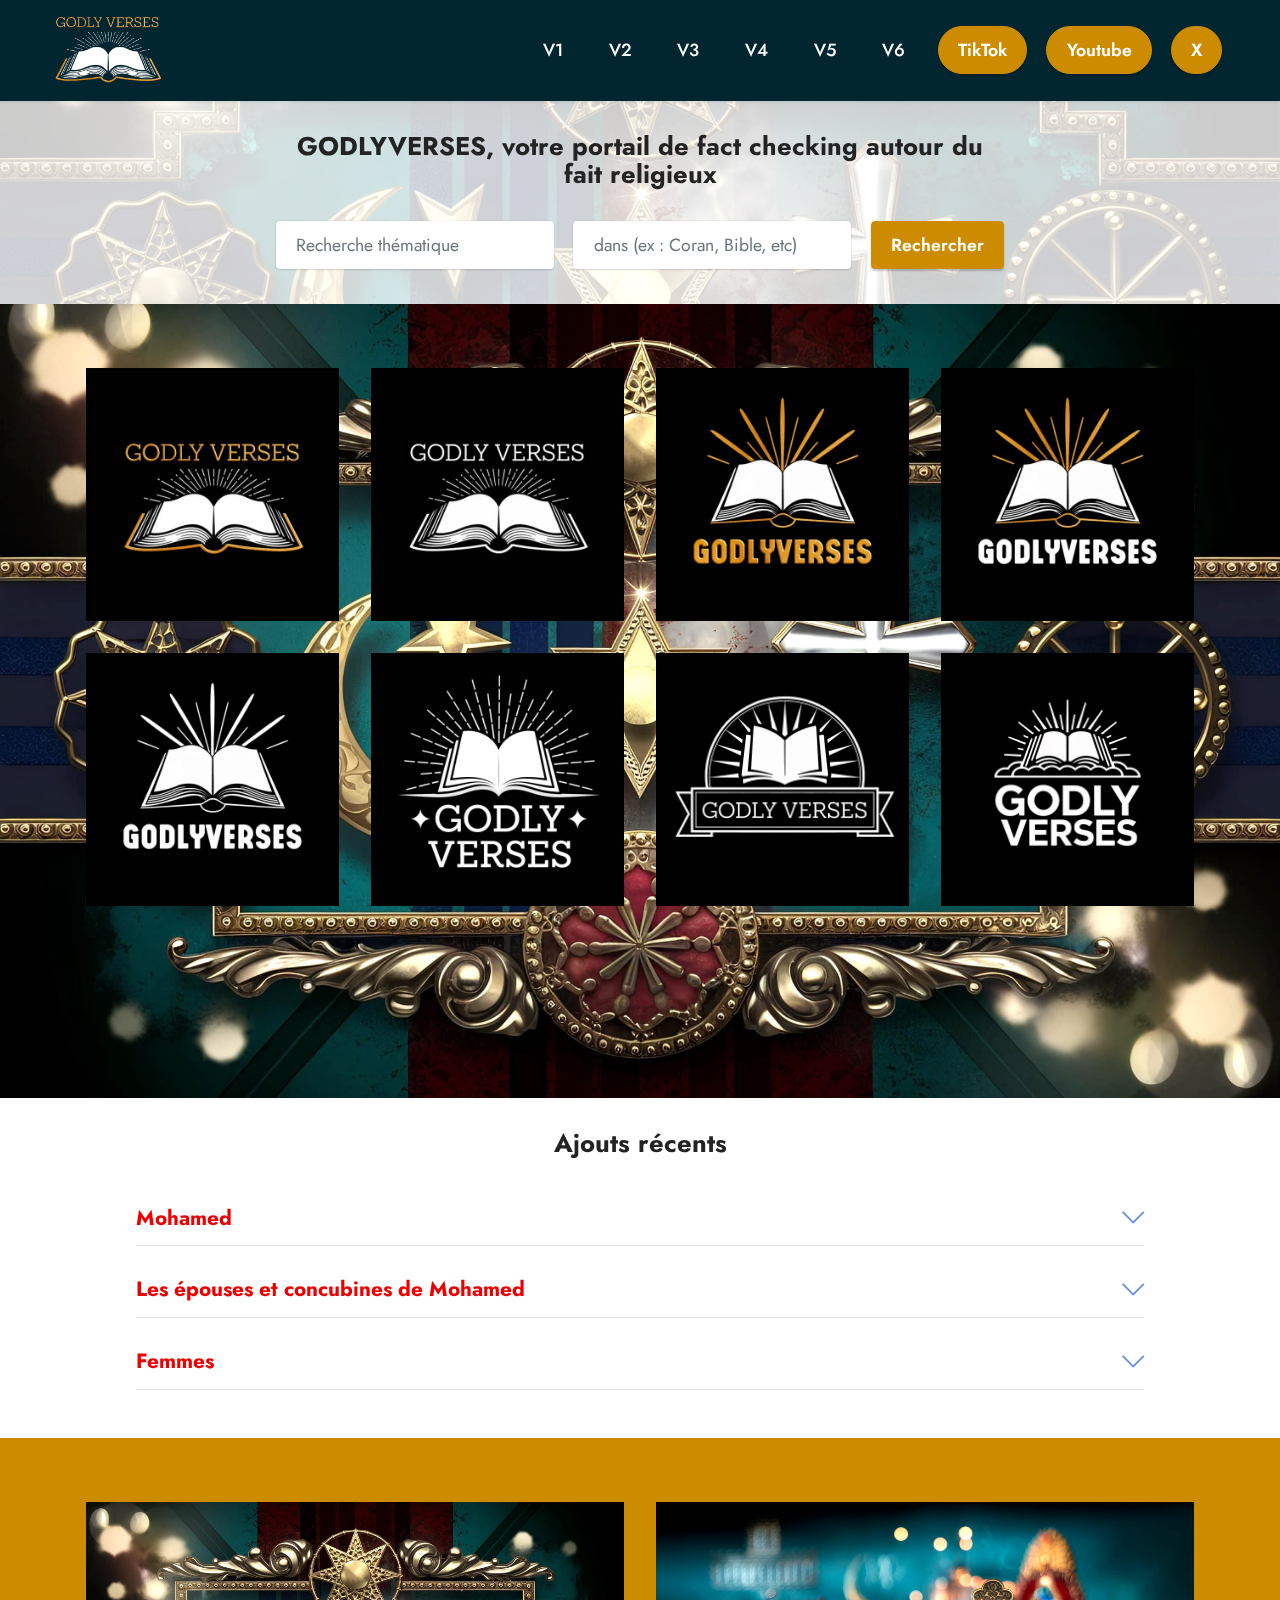
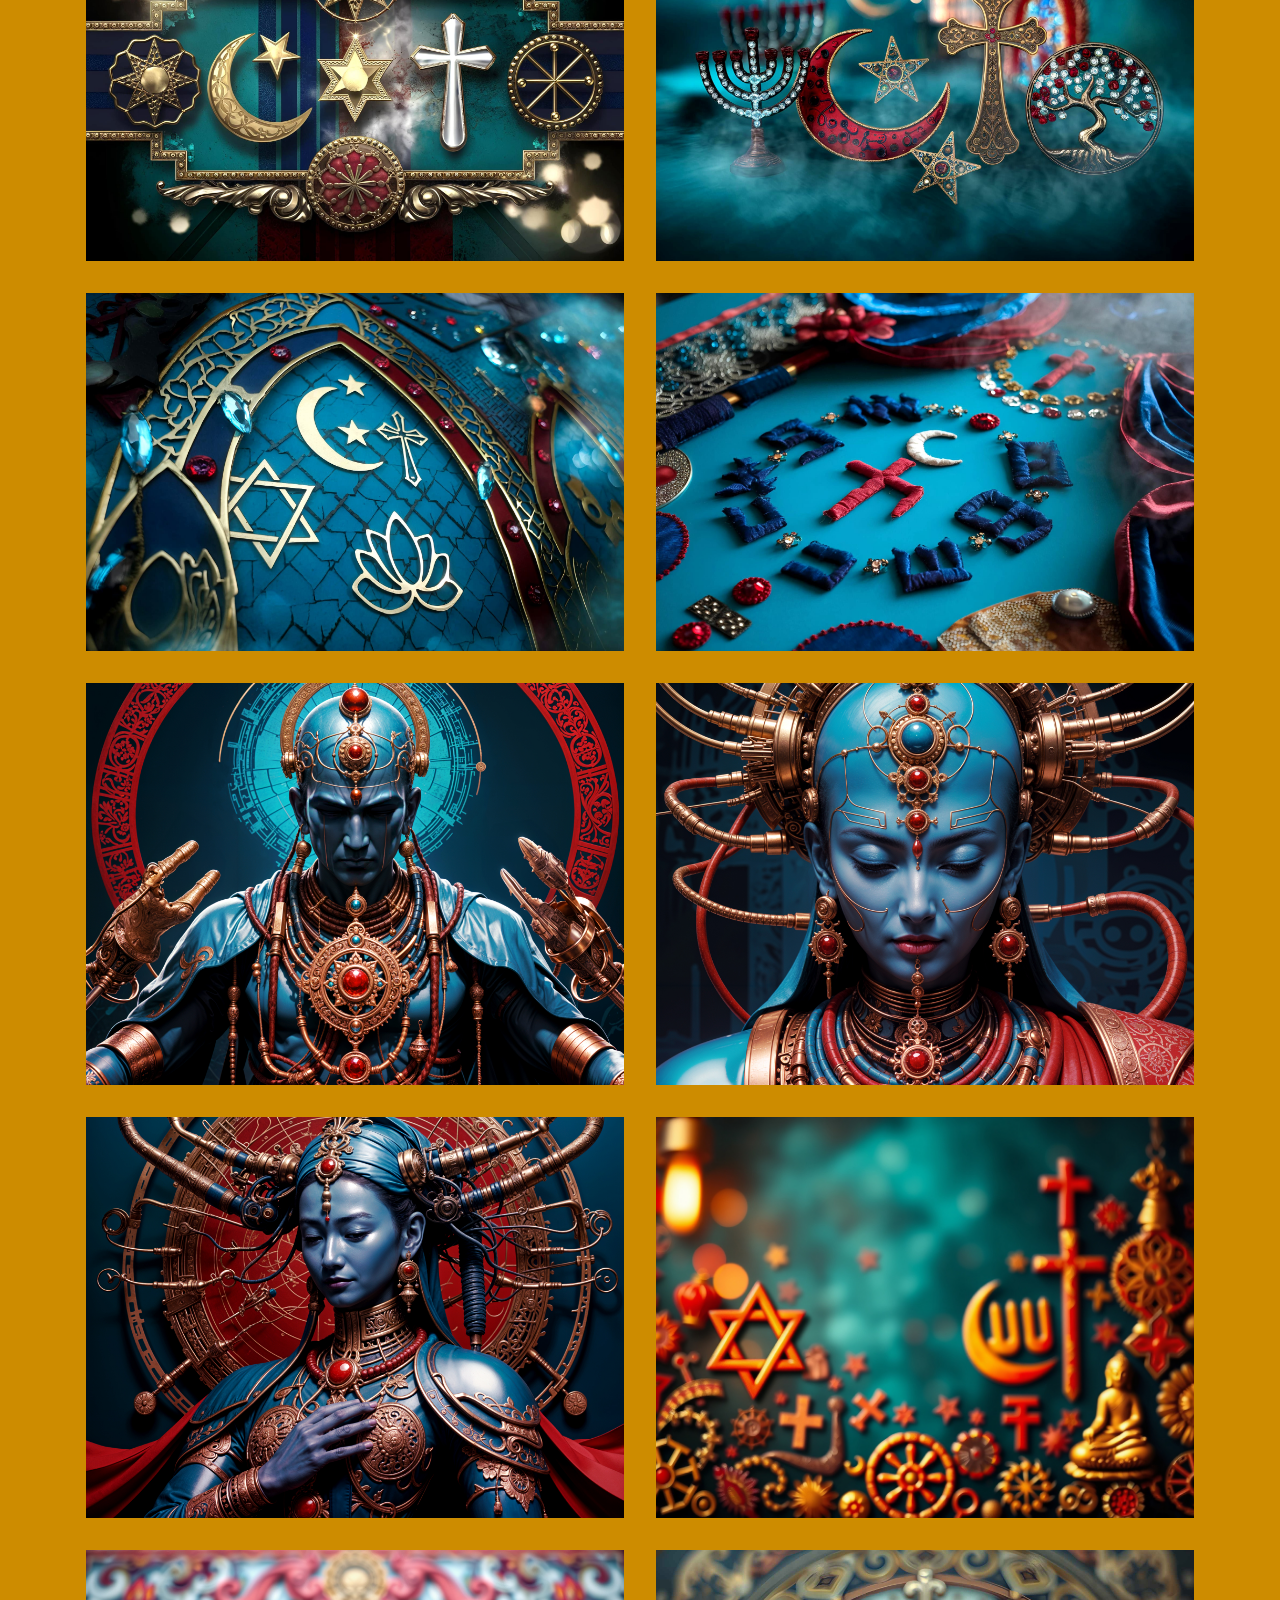
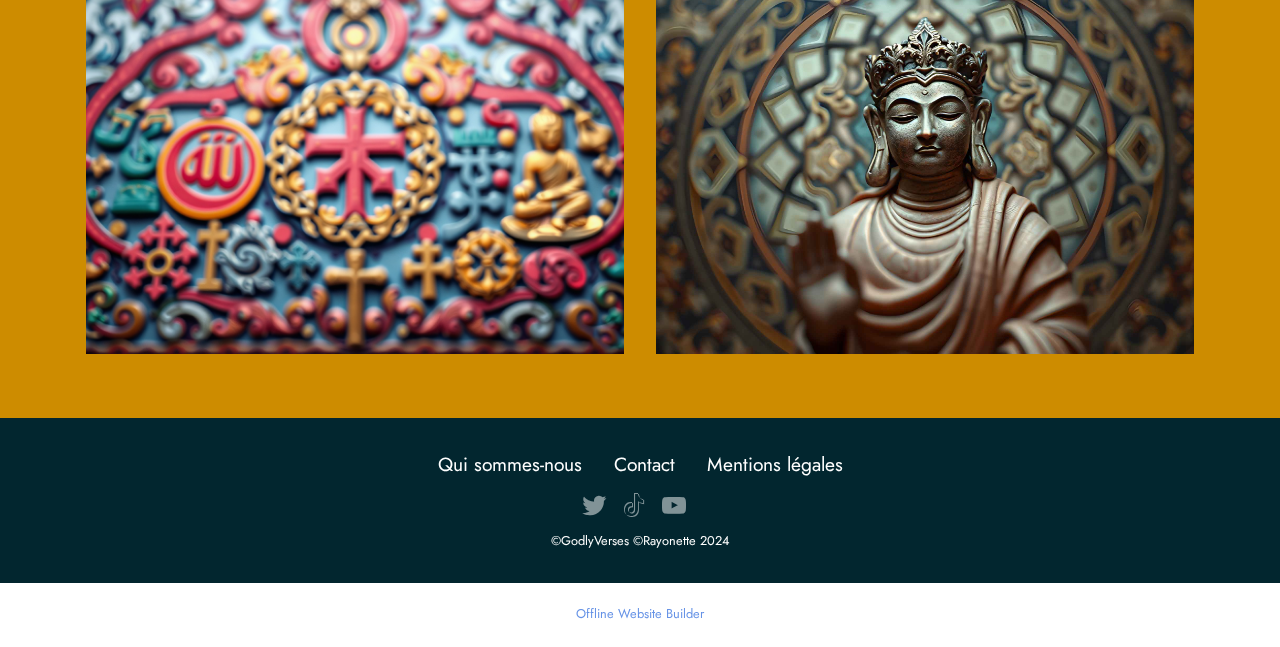
<file: index.html>
<!DOCTYPE html>
<html  >
<head>
  <!-- Site made with Mobirise Website Builder v5.8.9, https://mobirise.com -->
  <meta charset="UTF-8">
  <meta http-equiv="X-UA-Compatible" content="IE=edge">
  <meta name="generator" content="Mobirise v5.8.9, mobirise.com">
  <meta name="viewport" content="width=device-width, initial-scale=1, minimum-scale=1">
  <link rel="shortcut icon" href="assets/images/godlyverses-logo-07-gold-204x137.png" type="image/x-icon">
  <meta name="description" content="">
  
  
  <title>Home</title>
  <link rel="stylesheet" href="assets/web/assets/mobirise-icons2/mobirise2.css">
  <link rel="stylesheet" href="assets/web/assets/mobirise-icons/mobirise-icons.css">
  <link rel="stylesheet" href="assets/bootstrap/css/bootstrap.min.css">
  <link rel="stylesheet" href="assets/bootstrap/css/bootstrap-grid.min.css">
  <link rel="stylesheet" href="assets/bootstrap/css/bootstrap-reboot.min.css">
  <link rel="stylesheet" href="assets/parallax/jarallax.css">
  <link rel="stylesheet" href="assets/dropdown/css/style.css">
  <link rel="stylesheet" href="assets/socicon/css/styles.css">
  <link rel="stylesheet" href="assets/theme/css/style.css">
  <link rel="preload" href="https://fonts.googleapis.com/css?family=Jost:100,200,300,400,500,600,700,800,900,100i,200i,300i,400i,500i,600i,700i,800i,900i&display=swap" as="style" onload="this.onload=null;this.rel='stylesheet'">
  <noscript><link rel="stylesheet" href="https://fonts.googleapis.com/css?family=Jost:100,200,300,400,500,600,700,800,900,100i,200i,300i,400i,500i,600i,700i,800i,900i&display=swap"></noscript>
  <link rel="preload" as="style" href="assets/mobirise/css/mbr-additional.css"><link rel="stylesheet" href="assets/mobirise/css/mbr-additional.css" type="text/css">

  
  
  
</head>
<body>
  
  <section data-bs-version="5.1" class="menu menu1 cid-upzUQnSnDo" once="menu" id="menu1-1">
    

    <nav class="navbar navbar-dropdown navbar-expand-lg">
        <div class="container-fluid">
            <div class="navbar-brand">
                <span class="navbar-logo">
                    <a href="index.html">
                        <img src="assets/images/godlyverses-logo-07-gold-204x137.png" alt="GodlyVerses_Logo" style="height: 5rem;">
                    </a>
                </span>
                
            </div>
            <button class="navbar-toggler" type="button" data-toggle="collapse" data-bs-toggle="collapse" data-target="#navbarSupportedContent" data-bs-target="#navbarSupportedContent" aria-controls="navbarNavAltMarkup" aria-expanded="false" aria-label="Toggle navigation">
                <div class="hamburger">
                    <span></span>
                    <span></span>
                    <span></span>
                    <span></span>
                </div>
            </button>
            <div class="collapse navbar-collapse" id="navbarSupportedContent">
                <ul class="navbar-nav nav-dropdown" data-app-modern-menu="true"><li class="nav-item"><a class="nav-link link text-white text-primary display-4" href="index.html">V1</a></li>
                    <li class="nav-item"><a class="nav-link link text-white text-primary display-4" href="page1.html">V2</a></li>
                    <li class="nav-item"><a class="nav-link link text-white text-primary display-4" href="page2.html">V3</a>
                    </li><li class="nav-item"><a class="nav-link link text-white text-primary display-4" href="page3.html">V4</a></li><li class="nav-item"><a class="nav-link link text-white text-primary display-4" href="page4.html">V5</a></li><li class="nav-item"><a class="nav-link link text-white text-primary display-4" href="page5.html">V6</a></li></ul>
                
                <div class="navbar-buttons mbr-section-btn"><a class="btn btn-warning display-4" href="index.html">TikTok</a> <a class="btn btn-warning display-4" href="index.html">Youtube</a> <a class="btn btn-warning display-4" href="index.html">X</a></div>
            </div>
        </div>
    </nav>
</section>

<section data-bs-version="5.1" class="form2 cid-upzXTe7RX2 mbr-parallax-background" id="form2-2">

    

    
    <div class="mbr-overlay" style="opacity: 0.8; background-color: rgb(255, 255, 255);"></div>
    <div class="container">
        <div class="row justify-content-center">
            <div class="col-lg-8 mx-auto mbr-form" data-form-type="formoid">
                <form action="https://mobirise.eu/" method="POST" class="mbr-form form-with-styler" data-form-title="Form Name"><input type="hidden" name="email" data-form-email="true" value="m1ZWr3LK5i0ebHJOYgfm6zGJsQpRZQKLaOInEAij8GwfedouWSU3aa8r0jrw4rA1e3G92HRUxkFtmTtd9VwZGjHHhpaD1WzMpCaSERd4cMmZdGv9+/vjvj+CgAmr5Lo1">
                    <div class="row">
                        <div hidden="hidden" data-form-alert="" class="alert alert-success col-12">Thanks for filling out the form!</div>
                        <div hidden="hidden" data-form-alert-danger="" class="alert alert-danger col-12">
                            Oops...! some problem!
                        </div>
                    </div>
                    <div class="dragArea row">
                        <div class="col-lg-12 col-md-12 col-sm-12">
                            <h1 class="mbr-section-title mb-4 align-center mbr-fonts-style display-1">
                                <strong>GODLYVERSES, votre portail de fact checking autour du fait religieux</strong></h1>
                        </div>
                        <div class="col-lg-12 col-md-12 col-sm-12">
                            
                        </div>
                        <div class="col-lg col-md col-12 form-group mb-3" data-for="email">
                            <input type="text" name="name" placeholder="Recherche thématique" data-form-field="name" class="form-control" id="name-form2-2">
                        </div>
                        <div class="col-lg col-md col-12 form-group mb-3" data-for="email">
                            <input type="email" name="email" placeholder="dans (ex : Coran, Bible, etc)" data-form-field="email" class="form-control" id="email-form2-2">
                        </div>
                        <div class="mbr-section-btn col-md-auto col"><button type="submit" class="btn btn-warning display-4">Rechercher</button></div>
                    </div>
                </form>
            </div>
        </div>
    </div>
</section>

<section data-bs-version="5.1" class="gallery5 mbr-gallery cid-upzTFdUhei" id="gallery5-0">
    

    
    

    <div class="container">
        <div class="mbr-section-head">
            <h3 class="mbr-section-title mbr-fonts-style align-center m-0 display-2"></h3>
            <h4 class="mbr-section-subtitle mbr-fonts-style align-center mb-0 mt-2 display-5"></h4>
        </div>
        <div class="row mbr-gallery mt-4">
            <div class="col-12 col-md-6 col-lg-3 item gallery-image active">
                <div class="item-wrapper" data-toggle="modal" data-bs-toggle="modal" data-target="#upRiSKbTiu-modal" data-bs-target="#upRiSKbTiu-modal">
                    <img class="w-100" src="assets/images/godlyverses-logo-07-gold-596x596.jpg" alt="" data-slide-to="0" data-bs-slide-to="0" data-target="#lb-upRiSKbTiu" data-bs-target="#lb-upRiSKbTiu">
                    <div class="icon-wrapper">
                        <span class="mobi-mbri mobi-mbri-search mbr-iconfont mbr-iconfont-btn"></span>
                    </div>
                </div>
                
            </div><div class="col-12 col-md-6 col-lg-3 item gallery-image active">
                <div class="item-wrapper" data-toggle="modal" data-bs-toggle="modal" data-target="#upRiSKbTiu-modal" data-bs-target="#upRiSKbTiu-modal">
                    <img class="w-100" src="assets/images/godlyverses-logo-7-596x596.jpg" alt="" data-slide-to="1" data-bs-slide-to="1" data-target="#lb-upRiSKbTiu" data-bs-target="#lb-upRiSKbTiu">
                    <div class="icon-wrapper">
                        <span class="mobi-mbri mobi-mbri-search mbr-iconfont mbr-iconfont-btn"></span>
                    </div>
                </div>
                
            </div><div class="col-12 col-md-6 col-lg-3 item gallery-image">
                <div class="item-wrapper" data-toggle="modal" data-bs-toggle="modal" data-target="#upRiSKbTiu-modal" data-bs-target="#upRiSKbTiu-modal">
                    <img class="w-100" src="assets/images/godlyverses-logo-01-gold-3-596x596.jpg" alt="" data-slide-to="2" data-bs-slide-to="2" data-target="#lb-upRiSKbTiu" data-bs-target="#lb-upRiSKbTiu">
                    <div class="icon-wrapper">
                        <span class="mobi-mbri mobi-mbri-search mbr-iconfont mbr-iconfont-btn"></span>
                    </div>
                </div>
                
            </div><div class="col-12 col-md-6 col-lg-3 item gallery-image">
                <div class="item-wrapper" data-toggle="modal" data-bs-toggle="modal" data-target="#upRiSKbTiu-modal" data-bs-target="#upRiSKbTiu-modal">
                    <img class="w-100" src="assets/images/godlyverses-logo-01-gold-4-596x596.jpg" alt="" data-slide-to="3" data-bs-slide-to="3" data-target="#lb-upRiSKbTiu" data-bs-target="#lb-upRiSKbTiu">
                    <div class="icon-wrapper">
                        <span class="mobi-mbri mobi-mbri-search mbr-iconfont mbr-iconfont-btn"></span>
                    </div>
                </div>
                
            </div><div class="col-12 col-md-6 col-lg-3 item gallery-image">
                <div class="item-wrapper" data-toggle="modal" data-bs-toggle="modal" data-target="#upRiSKbTiu-modal" data-bs-target="#upRiSKbTiu-modal">
                    <img class="w-100" src="assets/images/godlyverses-logo-1-596x596.jpg" alt="" data-slide-to="4" data-bs-slide-to="4" data-target="#lb-upRiSKbTiu" data-bs-target="#lb-upRiSKbTiu">
                    <div class="icon-wrapper">
                        <span class="mobi-mbri mobi-mbri-search mbr-iconfont mbr-iconfont-btn"></span>
                    </div>
                </div>
                
            </div><div class="col-12 col-md-6 col-lg-3 item gallery-image">
                <div class="item-wrapper" data-toggle="modal" data-bs-toggle="modal" data-target="#upRiSKbTiu-modal" data-bs-target="#upRiSKbTiu-modal">
                    <img class="w-100" src="assets/images/3bxxsk-jqck2taiwiw-2yw-596x596.jpg" alt="" data-slide-to="5" data-bs-slide-to="5" data-target="#lb-upRiSKbTiu" data-bs-target="#lb-upRiSKbTiu">
                    <div class="icon-wrapper">
                        <span class="mobi-mbri mobi-mbri-search mbr-iconfont mbr-iconfont-btn"></span>
                    </div>
                </div>
                
            </div><div class="col-12 col-md-6 col-lg-3 item gallery-image">
                <div class="item-wrapper" data-toggle="modal" data-bs-toggle="modal" data-target="#upRiSKbTiu-modal" data-bs-target="#upRiSKbTiu-modal">
                    <img class="w-100" src="assets/images/godlyverses-logo-2.jpg" alt="" data-slide-to="6" data-bs-slide-to="6" data-target="#lb-upRiSKbTiu" data-bs-target="#lb-upRiSKbTiu">
                    <div class="icon-wrapper">
                        <span class="mobi-mbri mobi-mbri-search mbr-iconfont mbr-iconfont-btn"></span>
                    </div>
                </div>
                
            </div>
            
            
            <div class="col-12 col-md-6 col-lg-3 item gallery-image">
                <div class="item-wrapper" data-toggle="modal" data-bs-toggle="modal" data-target="#upRiSKbTiu-modal" data-bs-target="#upRiSKbTiu-modal">
                    <img class="w-100" src="assets/images/godlyverses-logo-4.jpg" alt="" data-slide-to="7" data-bs-slide-to="7" data-target="#lb-upRiSKbTiu" data-bs-target="#lb-upRiSKbTiu">
                    <div class="icon-wrapper">
                        <span class="mobi-mbri mobi-mbri-search mbr-iconfont mbr-iconfont-btn"></span>
                    </div>
                </div>
                
            </div>
        </div>

        <div class="modal mbr-slider" tabindex="-1" role="dialog" aria-hidden="true" id="upRiSKbTiu-modal">
            <div class="modal-dialog" role="document">
                <div class="modal-content">
                    <div class="modal-body">
                        <div class="carousel slide" id="lb-upRiSKbTiu" data-interval="5000" data-bs-interval="5000">
                            <div class="carousel-inner">
                                <div class="carousel-item active">
                                    <img class="d-block w-100" src="assets/images/godlyverses-logo-07-gold-596x596.jpg" alt="Mobirise Website Builder">
                                </div><div class="carousel-item">
                                    <img class="d-block w-100" src="assets/images/godlyverses-logo-7-596x596.jpg" alt="Mobirise Website Builder">
                                </div><div class="carousel-item">
                                    <img class="d-block w-100" src="assets/images/godlyverses-logo-01-gold-3-596x596.jpg" alt="Mobirise Website Builder">
                                </div><div class="carousel-item">
                                    <img class="d-block w-100" src="assets/images/godlyverses-logo-01-gold-4-596x596.jpg" alt="Mobirise Website Builder">
                                </div><div class="carousel-item">
                                    <img class="d-block w-100" src="assets/images/godlyverses-logo-1-596x596.jpg" alt="Mobirise Website Builder">
                                </div><div class="carousel-item">
                                    <img class="d-block w-100" src="assets/images/3bxxsk-jqck2taiwiw-2yw-596x596.jpg" alt="Mobirise Website Builder">
                                </div><div class="carousel-item">
                                    <img class="d-block w-100" src="assets/images/godlyverses-logo-2.jpg" alt="Mobirise Website Builder">
                                </div>
                                
                                
                                <div class="carousel-item">
                                    <img class="d-block w-100" src="assets/images/godlyverses-logo-4.jpg" alt="Mobirise Website Builder">
                                </div>
                            </div>
                            <ol class="carousel-indicators">
                                <li data-slide-to="0" data-bs-slide-to="0" class="active" data-target="#lb-upRiSKbTiu" data-bs-target="#lb-upRiSKbTiu"></li><li data-slide-to="1" data-bs-slide-to="1" class="" data-target="#lb-upRiSKbTiu" data-bs-target="#lb-upRiSKbTiu"></li><li data-slide-to="2" data-bs-slide-to="2" class="" data-target="#lb-upRiSKbTiu" data-bs-target="#lb-upRiSKbTiu"></li><li data-slide-to="3" data-bs-slide-to="3" class="" data-target="#lb-upRiSKbTiu" data-bs-target="#lb-upRiSKbTiu"></li><li data-slide-to="4" data-bs-slide-to="4" class="" data-target="#lb-upRiSKbTiu" data-bs-target="#lb-upRiSKbTiu"></li><li data-slide-to="5" data-bs-slide-to="5" class="" data-target="#lb-upRiSKbTiu" data-bs-target="#lb-upRiSKbTiu"></li><li data-slide-to="6" data-bs-slide-to="6" class="" data-target="#lb-upRiSKbTiu" data-bs-target="#lb-upRiSKbTiu"></li>
                                <li data-slide-to="7" data-bs-slide-to="7" data-target="#lb-upRiSKbTiu" data-bs-target="#lb-upRiSKbTiu"></li>
                                
                                
                            </ol>
                            <a role="button" href="" class="close" data-dismiss="modal" data-bs-dismiss="modal" aria-label="Close">
                            </a>
                            <a class="carousel-control-prev carousel-control" role="button" data-slide="prev" data-bs-slide="prev" href="#lb-upRiSKbTiu">
                                <span class="mobi-mbri mobi-mbri-arrow-prev" aria-hidden="true"></span>
                                <span class="sr-only visually-hidden">Previous</span>
                            </a>
                            <a class="carousel-control-next carousel-control" role="button" data-slide="next" data-bs-slide="next" href="#lb-upRiSKbTiu">
                                <span class="mobi-mbri mobi-mbri-arrow-next" aria-hidden="true"></span>
                                <span class="sr-only visually-hidden">Next</span>
                            </a>
                        </div>
                    </div>
                </div>
            </div>
        </div>
    </div>
</section>

<section data-bs-version="5.1" class="content17 cid-upA2FMzCLM" id="content17-9">

    

    
    
    
    <div class="container-fluid">
        
            <div class="row justify-content-center">
                <div class="col-12 col-md-10">
                    <div class="section-head align-center mb-4">
                        <h3 class="mbr-section-title mb-0 mbr-fonts-style display-1">
                            <strong>Ajouts récents</strong></h3>
                        
                    </div>
                    
                    <div id="bootstrap-toggle" class="toggle-panel accordionStyles tab-content">
                        <div class="card mb-3">
                            <div class="card-header" role="tab" id="headingOne">
                                <a role="button" class="collapsed panel-title text-black" data-toggle="collapse" data-bs-toggle="collapse" data-core="" href="#collapse1_3" aria-expanded="false" aria-controls="collapse1">
                                    <h6 class="panel-title-edit mbr-fonts-style mb-0 display-2"><strong>Mohamed</strong>
                                </h6>
                                    <span class="sign mbr-iconfont mbri-arrow-down"></span>
                                </a>
                            </div>
                            <div id="collapse1_3" class="panel-collapse noScroll collapse" role="tabpanel" aria-labelledby="headingOne">
                                <div class="panel-body">
                                    <p class="mbr-fonts-style panel-text display-2">Xoxoxoxoxoxoxoxoxoxoxoxoxoxoxoxo<br>Xoxoxoxoxoxoxoxoxoxo<br>Xoxoxoxoxoxoxoxoxoxoxoxoxoxo<br></p>
                                </div>
                            </div>
                        </div>
                        <div class="card mb-3">
                            <div class="card-header" role="tab" id="headingTwo">
                                <a role="button" class="collapsed panel-title text-black" data-toggle="collapse" data-bs-toggle="collapse" data-core="" href="#collapse2_3" aria-expanded="false" aria-controls="collapse2">
                                    <h6 class="panel-title-edit mbr-fonts-style mb-0 display-2"><strong>Les épouses et concubines de Mohamed</strong></h6>
                                    <span class="sign mbr-iconfont mbri-arrow-down"></span>
                                </a>

                            </div>
                            <div id="collapse2_3" class="panel-collapse noScroll collapse" role="tabpanel" aria-labelledby="headingTwo">
                                <div class="panel-body">
                                    <p class="mbr-fonts-style panel-text display-2">Xoxoxoxoxoxoxoxoxoxoxoxoxoxoxoxo
<br>Xoxoxoxoxoxoxoxoxoxo
<br>Xoxoxoxoxoxoxoxoxoxoxoxoxoxo</p>
                                </div>
                            </div>
                        </div>
                        <div class="card mb-3">
                            <div class="card-header" role="tab" id="headingThree">
                                <a role="button" class="collapsed panel-title text-black" data-toggle="collapse" data-bs-toggle="collapse" data-core="" href="#collapse3_3" aria-expanded="false" aria-controls="collapse3">
                                    <h6 class="panel-title-edit mbr-fonts-style mb-0 display-2"><strong>Femmes</strong></h6>
                                    <span class="sign mbr-iconfont mbri-arrow-down"></span>
                                </a>
                            </div>
                            <div id="collapse3_3" class="panel-collapse noScroll collapse" role="tabpanel" aria-labelledby="headingThree">
                                <div class="panel-body">
                                    <p class="mbr-fonts-style panel-text display-2">Xoxoxoxoxoxoxoxoxoxoxoxoxoxoxoxo
<br>Xoxoxoxoxoxoxoxoxoxo
<br>Xoxoxoxoxoxoxoxoxoxoxoxoxoxo</p>
                                </div>
                            </div>
                        </div>
                        
                        
                        
                    </div>
                </div>
            </div>
        </div>
</section>

<section data-bs-version="5.1" class="gallery4 mbr-gallery cid-upAfOz8Spf" id="gallery4-w">
    

    
    

    <div class="container">
        
        <div class="row mbr-gallery mt-4">
            <div class="col-12 col-md-6 col-lg-6 item gallery-image active">
                <div class="item-wrapper" data-toggle="modal" data-bs-toggle="modal" data-target="#upRiSLam17-modal" data-bs-target="#upRiSLam17-modal">
                    <img class="w-100" src="assets/images/big-14-2048x1365.jpg" alt="Mobirise Website Builder" data-slide-to="0" data-bs-slide-to="0" data-target="#lb-upRiSLam17" data-bs-target="#lb-upRiSLam17">
                    <div class="icon-wrapper">
                        <span class="mobi-mbri mobi-mbri-search mbr-iconfont mbr-iconfont-btn"></span>
                    </div>
                </div>
                
            </div><div class="col-12 col-md-6 col-lg-6 item gallery-image">
                <div class="item-wrapper" data-toggle="modal" data-bs-toggle="modal" data-target="#upRiSLam17-modal" data-bs-target="#upRiSLam17-modal">
                    <img class="w-100" src="assets/images/big-8-2000x1333.jpg" alt="Mobirise Website Builder" data-slide-to="1" data-bs-slide-to="1" data-target="#lb-upRiSLam17" data-bs-target="#lb-upRiSLam17">
                    <div class="icon-wrapper">
                        <span class="mobi-mbri mobi-mbri-search mbr-iconfont mbr-iconfont-btn"></span>
                    </div>
                </div>
                
            </div><div class="col-12 col-md-6 col-lg-6 item gallery-image">
                <div class="item-wrapper" data-toggle="modal" data-bs-toggle="modal" data-target="#upRiSLam17-modal" data-bs-target="#upRiSLam17-modal">
                    <img class="w-100" src="assets/images/big-5-2000x1333.jpg" alt="Mobirise Website Builder" data-slide-to="2" data-bs-slide-to="2" data-target="#lb-upRiSLam17" data-bs-target="#lb-upRiSLam17">
                    <div class="icon-wrapper">
                        <span class="mobi-mbri mobi-mbri-search mbr-iconfont mbr-iconfont-btn"></span>
                    </div>
                </div>
                
            </div><div class="col-12 col-md-6 col-lg-6 item gallery-image">
                <div class="item-wrapper" data-toggle="modal" data-bs-toggle="modal" data-target="#upRiSLam17-modal" data-bs-target="#upRiSLam17-modal">
                    <img class="w-100" src="assets/images/big-4-2000x1333.jpg" alt="Mobirise Website Builder" data-slide-to="3" data-bs-slide-to="3" data-target="#lb-upRiSLam17" data-bs-target="#lb-upRiSLam17">
                    <div class="icon-wrapper">
                        <span class="mobi-mbri mobi-mbri-search mbr-iconfont mbr-iconfont-btn"></span>
                    </div>
                </div>
                
            </div><div class="col-12 col-md-6 col-lg-6 item gallery-image">
                <div class="item-wrapper" data-toggle="modal" data-bs-toggle="modal" data-target="#upRiSLam17-modal" data-bs-target="#upRiSLam17-modal">
                    <img class="w-100" src="assets/images/ok-1.jpg" alt="Mobirise Website Builder" data-slide-to="4" data-bs-slide-to="4" data-target="#lb-upRiSLam17" data-bs-target="#lb-upRiSLam17">
                    <div class="icon-wrapper">
                        <span class="mobi-mbri mobi-mbri-search mbr-iconfont mbr-iconfont-btn"></span>
                    </div>
                </div>
                
            </div>
            <div class="col-12 col-md-6 col-lg-6 item gallery-image">
                <div class="item-wrapper" data-toggle="modal" data-bs-toggle="modal" data-target="#upRiSLam17-modal" data-bs-target="#upRiSLam17-modal">
                    <img class="w-100" src="assets/images/ok-2.jpg" alt="Mobirise Website Builder" data-slide-to="5" data-bs-slide-to="5" data-target="#lb-upRiSLam17" data-bs-target="#lb-upRiSLam17">
                    <div class="icon-wrapper">
                        <span class="mobi-mbri mobi-mbri-search mbr-iconfont mbr-iconfont-btn"></span>
                    </div>
                </div>
                
            </div>
            <div class="col-12 col-md-6 col-lg-6 item gallery-image">
                <div class="item-wrapper" data-toggle="modal" data-bs-toggle="modal" data-target="#upRiSLam17-modal" data-bs-target="#upRiSLam17-modal">
                    <img class="w-100" src="assets/images/ok-3.jpg" alt="Mobirise Website Builder" data-slide-to="6" data-bs-slide-to="6" data-target="#lb-upRiSLam17" data-bs-target="#lb-upRiSLam17">
                    <div class="icon-wrapper">
                        <span class="mobi-mbri mobi-mbri-search mbr-iconfont mbr-iconfont-btn"></span>
                    </div>
                </div>
                
            </div>
            <div class="col-12 col-md-6 col-lg-6 item gallery-image">
                <div class="item-wrapper" data-toggle="modal" data-bs-toggle="modal" data-target="#upRiSLam17-modal" data-bs-target="#upRiSLam17-modal">
                    <img class="w-100" src="assets/images/178de916cdbdff4b1cd810622fdc6873-1.jpg" alt="Mobirise Website Builder" data-slide-to="7" data-bs-slide-to="7" data-target="#lb-upRiSLam17" data-bs-target="#lb-upRiSLam17">
                    <div class="icon-wrapper">
                        <span class="mobi-mbri mobi-mbri-search mbr-iconfont mbr-iconfont-btn"></span>
                    </div>
                </div>
                
            </div><div class="col-12 col-md-6 col-lg-6 item gallery-image">
                <div class="item-wrapper" data-toggle="modal" data-bs-toggle="modal" data-target="#upRiSLam17-modal" data-bs-target="#upRiSLam17-modal">
                    <img class="w-100" src="assets/images/4145d7a77cca2386e6c6b95e9145bcc5-1.jpg" alt="Mobirise Website Builder" data-slide-to="8" data-bs-slide-to="8" data-target="#lb-upRiSLam17" data-bs-target="#lb-upRiSLam17">
                    <div class="icon-wrapper">
                        <span class="mobi-mbri mobi-mbri-search mbr-iconfont mbr-iconfont-btn"></span>
                    </div>
                </div>
                
            </div><div class="col-12 col-md-6 col-lg-6 item gallery-image">
                <div class="item-wrapper" data-toggle="modal" data-bs-toggle="modal" data-target="#upRiSLam17-modal" data-bs-target="#upRiSLam17-modal">
                    <img class="w-100" src="assets/images/1727427296221.jpg" alt="Mobirise Website Builder" data-slide-to="9" data-bs-slide-to="9" data-target="#lb-upRiSLam17" data-bs-target="#lb-upRiSLam17">
                    <div class="icon-wrapper">
                        <span class="mobi-mbri mobi-mbri-search mbr-iconfont mbr-iconfont-btn"></span>
                    </div>
                </div>
                
            </div>
        </div>

        <div class="modal mbr-slider" tabindex="-1" role="dialog" aria-hidden="true" id="upRiSLam17-modal">
            <div class="modal-dialog" role="document">
                <div class="modal-content">
                    <div class="modal-body">
                        <div class="carousel slide" id="lb-upRiSLam17" data-interval="5000" data-bs-interval="5000">
                            <div class="carousel-inner">
                                <div class="carousel-item active">
                                    <img class="d-block w-100" src="assets/images/big-14-2048x1365.jpg" alt="Mobirise Website Builder">
                                </div><div class="carousel-item">
                                    <img class="d-block w-100" src="assets/images/big-8-2000x1333.jpg" alt="Mobirise Website Builder">
                                </div><div class="carousel-item">
                                    <img class="d-block w-100" src="assets/images/big-5-2000x1333.jpg" alt="Mobirise Website Builder">
                                </div><div class="carousel-item">
                                    <img class="d-block w-100" src="assets/images/big-4-2000x1333.jpg" alt="Mobirise Website Builder">
                                </div><div class="carousel-item">
                                    <img class="d-block w-100" src="assets/images/ok-1.jpg" alt="Mobirise Website Builder">
                                </div>
                                <div class="carousel-item">
                                    <img class="d-block w-100" src="assets/images/ok-2.jpg" alt="Mobirise Website Builder">
                                </div>
                                <div class="carousel-item">
                                    <img class="d-block w-100" src="assets/images/ok-3.jpg" alt="Mobirise Website Builder">
                                </div>
                                <div class="carousel-item">
                                    <img class="d-block w-100" src="assets/images/178de916cdbdff4b1cd810622fdc6873-1.jpg" alt="Mobirise Website Builder">
                                </div><div class="carousel-item">
                                    <img class="d-block w-100" src="assets/images/4145d7a77cca2386e6c6b95e9145bcc5-1.jpg" alt="Mobirise Website Builder">
                                </div><div class="carousel-item">
                                    <img class="d-block w-100" src="assets/images/1727427296221.jpg" alt="Mobirise Website Builder">
                                </div>
                            </div>
                            <ol class="carousel-indicators">
                                <li data-slide-to="0" data-bs-slide-to="0" class="active" data-target="#lb-upRiSLam17" data-bs-target="#lb-upRiSLam17"></li><li data-slide-to="1" data-bs-slide-to="1" class="" data-target="#lb-upRiSLam17" data-bs-target="#lb-upRiSLam17"></li><li data-slide-to="2" data-bs-slide-to="2" class="" data-target="#lb-upRiSLam17" data-bs-target="#lb-upRiSLam17"></li><li data-slide-to="3" data-bs-slide-to="3" class="" data-target="#lb-upRiSLam17" data-bs-target="#lb-upRiSLam17"></li><li data-slide-to="4" data-bs-slide-to="4" class="" data-target="#lb-upRiSLam17" data-bs-target="#lb-upRiSLam17"></li>
                                <li data-slide-to="5" data-bs-slide-to="5" data-target="#lb-upRiSLam17" data-bs-target="#lb-upRiSLam17"></li>
                                <li data-slide-to="6" data-bs-slide-to="6" data-target="#lb-upRiSLam17" data-bs-target="#lb-upRiSLam17"></li>
                                <li data-slide-to="7" data-bs-slide-to="7" data-target="#lb-upRiSLam17" data-bs-target="#lb-upRiSLam17"></li><li data-slide-to="8" data-bs-slide-to="8" data-target="#lb-upRiSLam17" data-bs-target="#lb-upRiSLam17"></li><li data-slide-to="9" data-bs-slide-to="9" data-target="#lb-upRiSLam17" data-bs-target="#lb-upRiSLam17"></li>
                            </ol>
                            <a role="button" href="" class="close" data-dismiss="modal" data-bs-dismiss="modal" aria-label="Close">
                            </a>
                            <a class="carousel-control-prev carousel-control" role="button" data-slide="prev" data-bs-slide="prev" href="#lb-upRiSLam17">
                                <span class="mobi-mbri mobi-mbri-arrow-prev" aria-hidden="true"></span>
                                <span class="sr-only visually-hidden">Previous</span>
                            </a>
                            <a class="carousel-control-next carousel-control" role="button" data-slide="next" data-bs-slide="next" href="#lb-upRiSLam17">
                                <span class="mobi-mbri mobi-mbri-arrow-next" aria-hidden="true"></span>
                                <span class="sr-only visually-hidden">Next</span>
                            </a>
                        </div>
                    </div>
                </div>
            </div>
        </div>
    </div>
</section>

<section data-bs-version="5.1" class="footer3 cid-upzZHmwqMy" once="footers" id="footer3-3">

    

    

    <div class="container">
        <div class="media-container-row align-center mbr-white">
            <div class="row row-links">
                <ul class="foot-menu">
                    
                    
                    
                    
                    
                <li class="foot-menu-item mbr-fonts-style display-5">Qui sommes-nous</li><li class="foot-menu-item mbr-fonts-style display-5">Contact</li><li class="foot-menu-item mbr-fonts-style display-5">Mentions légales</li></ul>
            </div>
            <div class="row social-row">
                <div class="social-list align-right pb-2">
                    
                    
                    
                    
                    
                    
                <div class="soc-item">
                        <a href="https://twitter.com/mobirise" target="_blank">
                            <span class="socicon-twitter socicon mbr-iconfont mbr-iconfont-social"></span>
                        </a>
                    </div><div class="soc-item">
                        <a href="https://www.facebook.com/pages/Mobirise/1616226671953247" target="_blank">
                            <span class="mbr-iconfont mbr-iconfont-social socicon-tiktok socicon"></span>
                        </a>
                    </div><div class="soc-item">
                        <a href="https://www.youtube.com/c/mobirise" target="_blank">
                            <span class="socicon-youtube socicon mbr-iconfont mbr-iconfont-social"></span>
                        </a>
                    </div></div>
            </div>
            <div class="row row-copirayt">
                <p class="mbr-text mb-0 mbr-fonts-style mbr-white align-center display-7">
                    ©GodlyVerses ©Rayonette 2024</p>
            </div>
        </div>
    </div>
</section><section class="display-7" style="padding: 0;align-items: center;justify-content: center;flex-wrap: wrap;    align-content: center;display: flex;position: relative;height: 4rem;"><a href="https://mobiri.se/1248301" style="flex: 1 1;height: 4rem;position: absolute;width: 100%;z-index: 1;"><img alt="" style="height: 4rem;" src="[data-uri]"></a><p style="margin: 0;text-align: center;" class="display-7">&#8204;</p><a style="z-index:1" href="https://mobirise.com/offline-website-builder.html">Offline Website Builder</a></section><script src="assets/bootstrap/js/bootstrap.bundle.min.js"></script>  <script src="assets/parallax/jarallax.js"></script>  <script src="assets/smoothscroll/smooth-scroll.js"></script>  <script src="assets/ytplayer/index.js"></script>  <script src="assets/dropdown/js/navbar-dropdown.js"></script>  <script src="assets/mbr-switch-arrow/mbr-switch-arrow.js"></script>  <script src="assets/theme/js/script.js"></script>  <script src="assets/formoid/formoid.min.js"></script>  
  
  
 <div id="scrollToTop" class="scrollToTop mbr-arrow-up"><a style="text-align: center;"><i class="mbr-arrow-up-icon mbr-arrow-up-icon-cm cm-icon cm-icon-smallarrow-up"></i></a></div>
  </body>
</html>
</file>
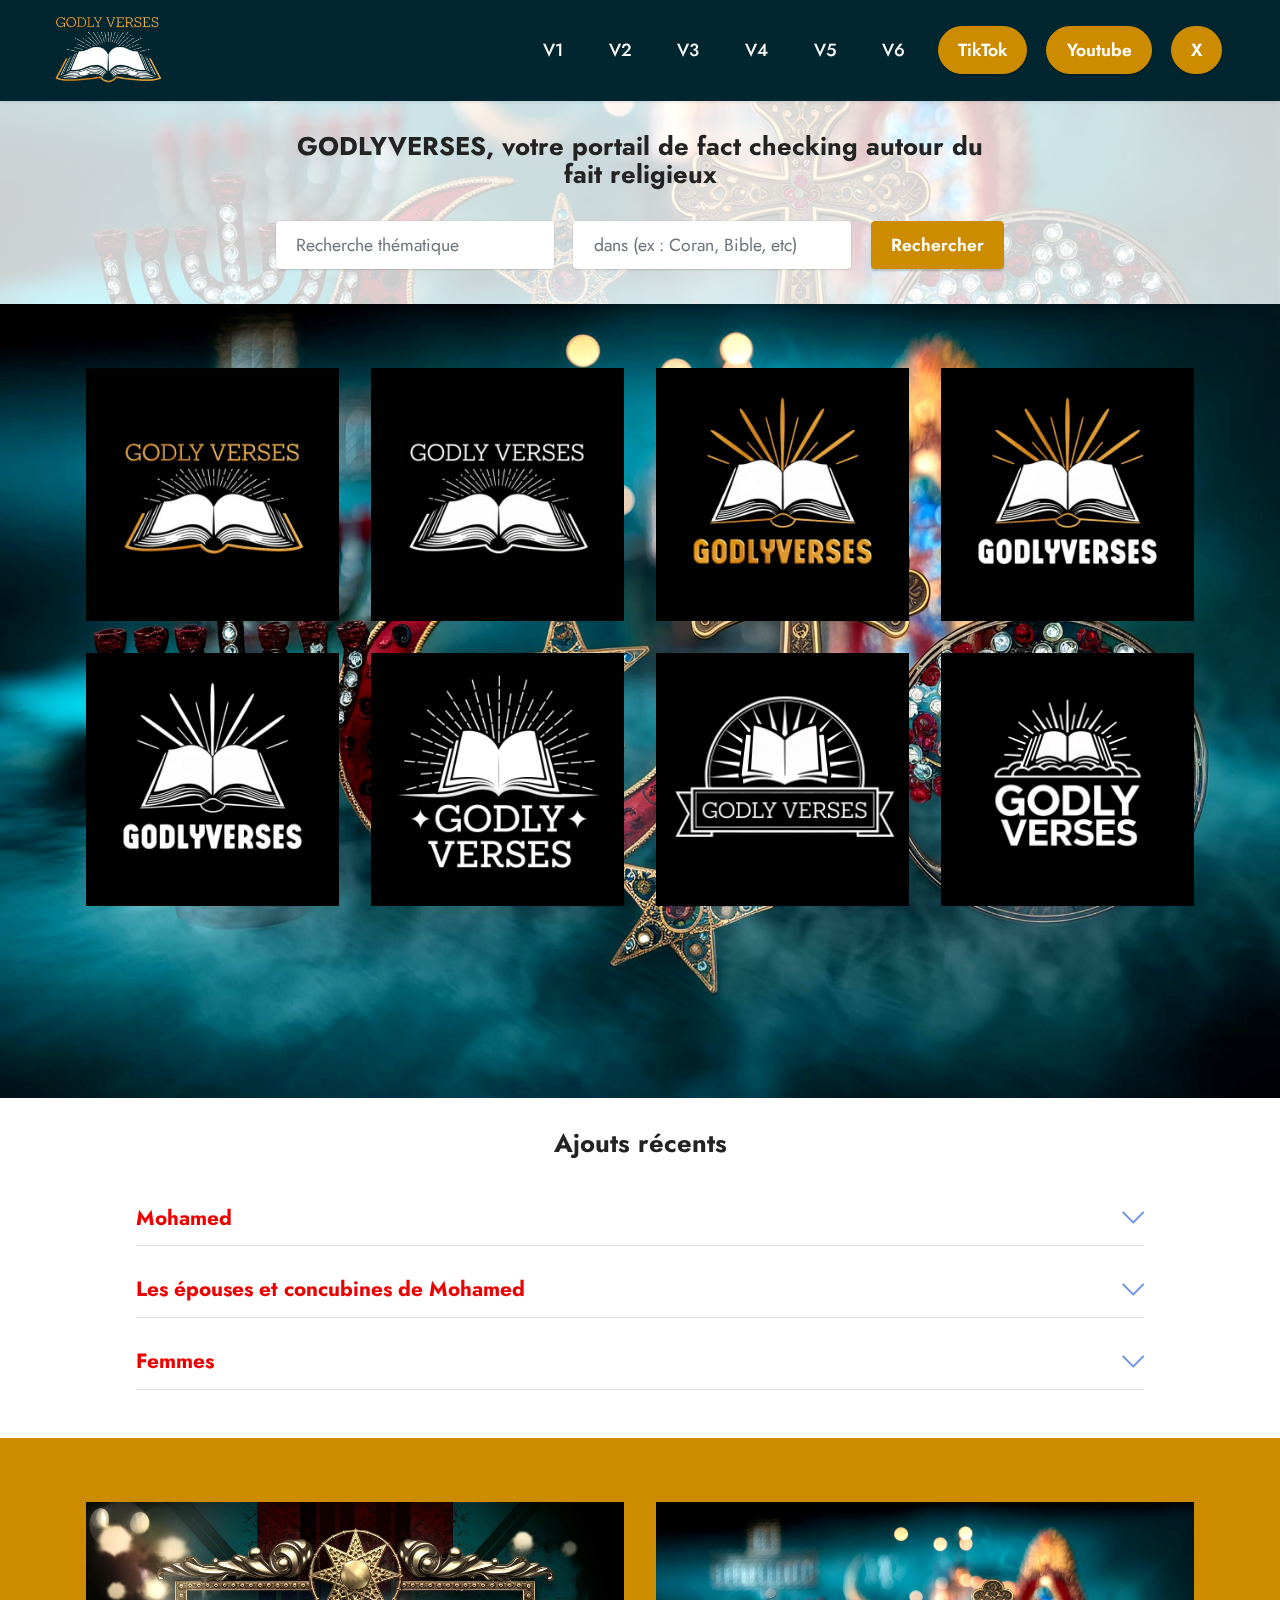
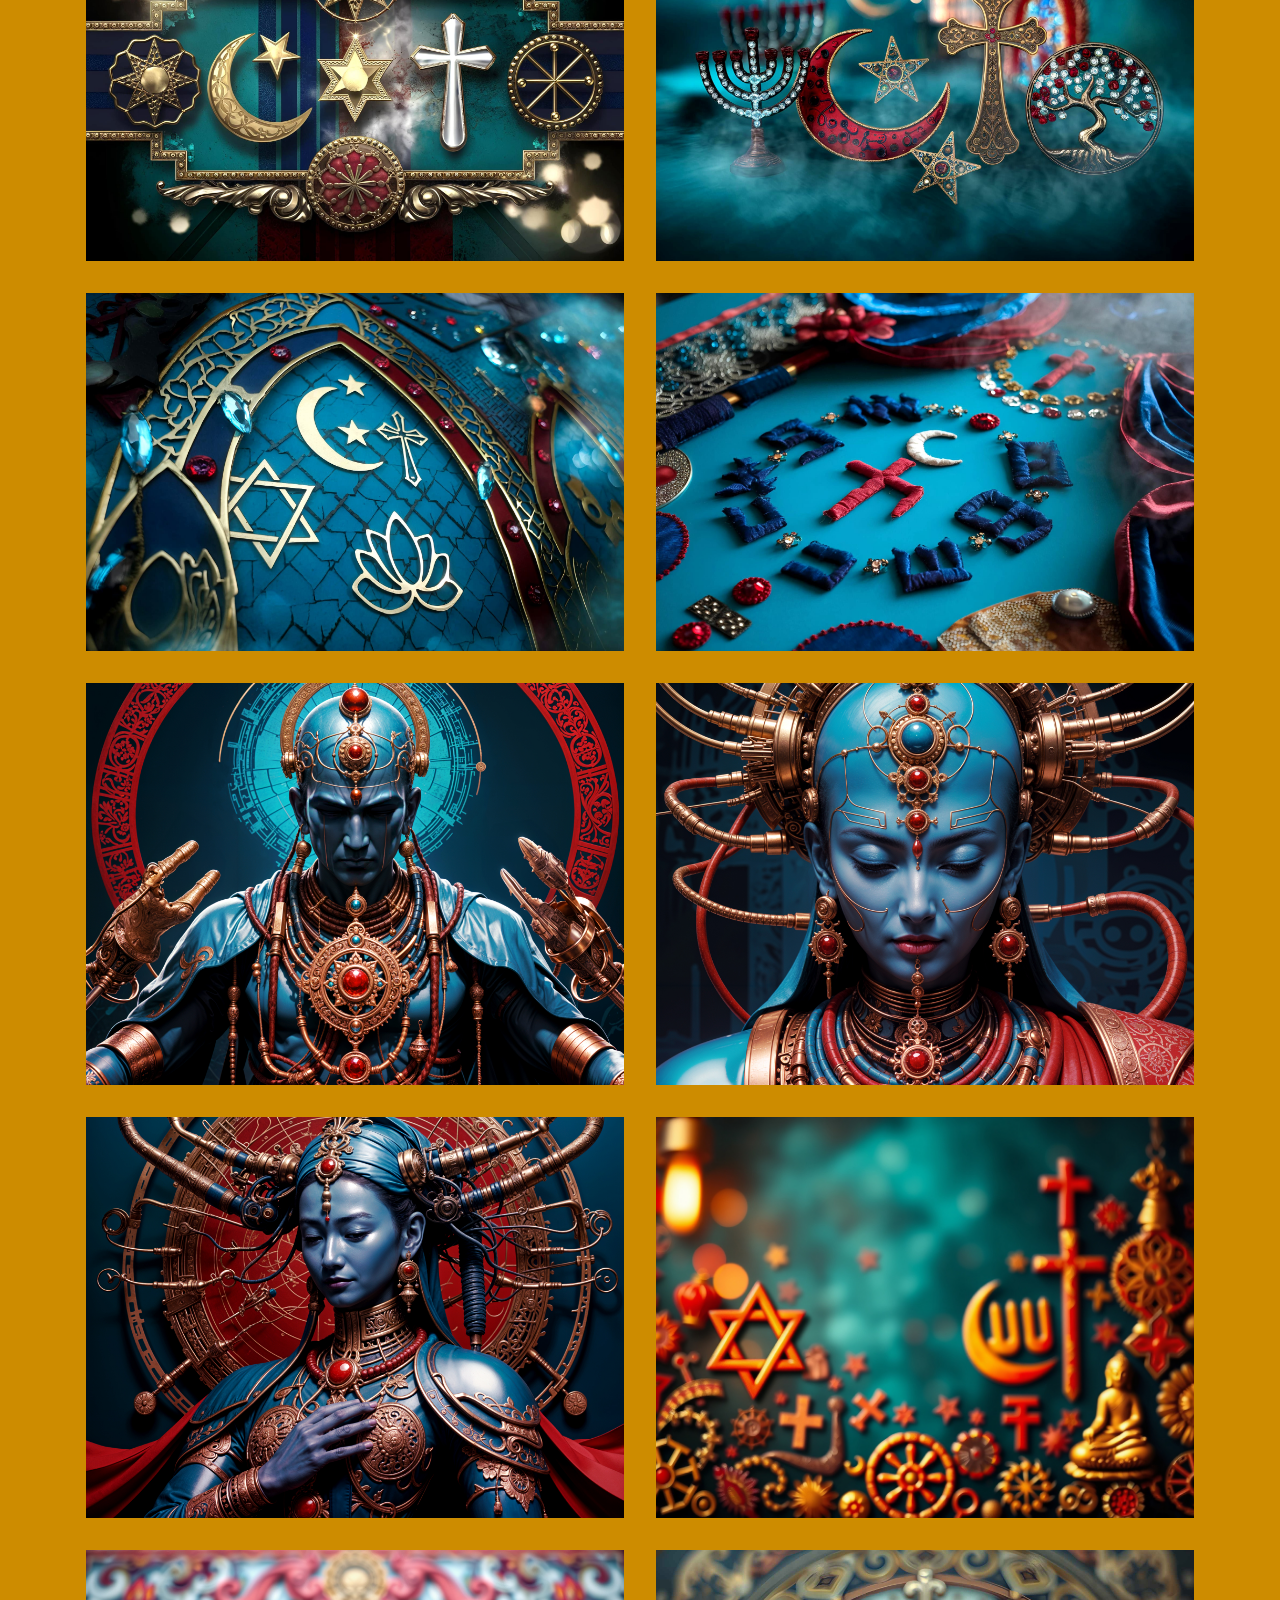
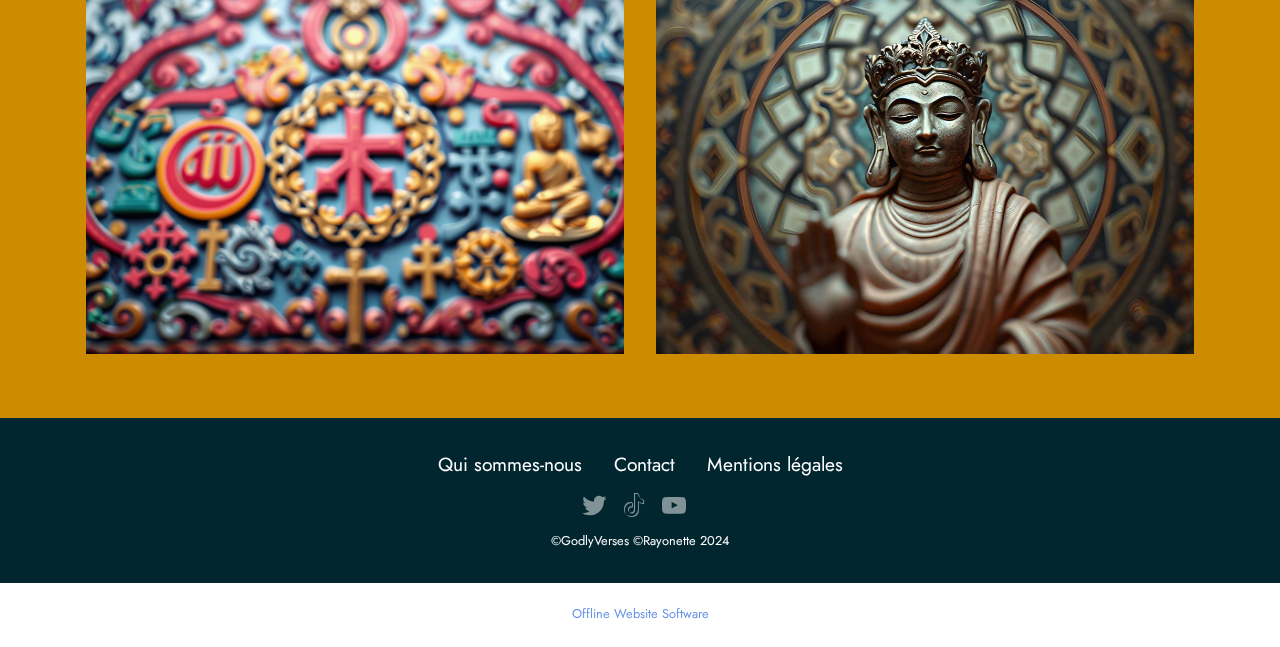
<file: page1.html>
<!DOCTYPE html>
<html  >
<head>
  <!-- Site made with Mobirise Website Builder v5.8.9, https://mobirise.com -->
  <meta charset="UTF-8">
  <meta http-equiv="X-UA-Compatible" content="IE=edge">
  <meta name="generator" content="Mobirise v5.8.9, mobirise.com">
  <meta name="viewport" content="width=device-width, initial-scale=1, minimum-scale=1">
  <link rel="shortcut icon" href="assets/images/godlyverses-logo-07-gold-204x137.png" type="image/x-icon">
  <meta name="description" content="">
  
  
  <title>V2</title>
  <link rel="stylesheet" href="assets/web/assets/mobirise-icons2/mobirise2.css">
  <link rel="stylesheet" href="assets/web/assets/mobirise-icons/mobirise-icons.css">
  <link rel="stylesheet" href="assets/bootstrap/css/bootstrap.min.css">
  <link rel="stylesheet" href="assets/bootstrap/css/bootstrap-grid.min.css">
  <link rel="stylesheet" href="assets/bootstrap/css/bootstrap-reboot.min.css">
  <link rel="stylesheet" href="assets/parallax/jarallax.css">
  <link rel="stylesheet" href="assets/dropdown/css/style.css">
  <link rel="stylesheet" href="assets/socicon/css/styles.css">
  <link rel="stylesheet" href="assets/theme/css/style.css">
  <link rel="preload" href="https://fonts.googleapis.com/css?family=Jost:100,200,300,400,500,600,700,800,900,100i,200i,300i,400i,500i,600i,700i,800i,900i&display=swap" as="style" onload="this.onload=null;this.rel='stylesheet'">
  <noscript><link rel="stylesheet" href="https://fonts.googleapis.com/css?family=Jost:100,200,300,400,500,600,700,800,900,100i,200i,300i,400i,500i,600i,700i,800i,900i&display=swap"></noscript>
  <link rel="preload" as="style" href="assets/mobirise/css/mbr-additional.css"><link rel="stylesheet" href="assets/mobirise/css/mbr-additional.css" type="text/css">

  
  
  
</head>
<body>
  
  <section data-bs-version="5.1" class="menu menu1 cid-upA1b5U9en" once="menu" id="menu1-4">
    

    <nav class="navbar navbar-dropdown navbar-expand-lg">
        <div class="container-fluid">
            <div class="navbar-brand">
                <span class="navbar-logo">
                    <a href="index.html">
                        <img src="assets/images/godlyverses-logo-07-gold-204x137.png" alt="GodlyVerses_Logo" style="height: 5rem;">
                    </a>
                </span>
                
            </div>
            <button class="navbar-toggler" type="button" data-toggle="collapse" data-bs-toggle="collapse" data-target="#navbarSupportedContent" data-bs-target="#navbarSupportedContent" aria-controls="navbarNavAltMarkup" aria-expanded="false" aria-label="Toggle navigation">
                <div class="hamburger">
                    <span></span>
                    <span></span>
                    <span></span>
                    <span></span>
                </div>
            </button>
            <div class="collapse navbar-collapse" id="navbarSupportedContent">
                <ul class="navbar-nav nav-dropdown" data-app-modern-menu="true"><li class="nav-item"><a class="nav-link link text-white text-primary display-4" href="index.html">V1</a></li>
                    <li class="nav-item"><a class="nav-link link text-white text-primary display-4" href="page1.html">V2</a></li>
                    <li class="nav-item"><a class="nav-link link text-white text-primary display-4" href="page2.html">V3</a>
                    </li><li class="nav-item"><a class="nav-link link text-white text-primary display-4" href="page3.html">V4</a></li><li class="nav-item"><a class="nav-link link text-white text-primary display-4" href="page4.html">V5</a></li><li class="nav-item"><a class="nav-link link text-white text-primary display-4" href="page5.html">V6</a></li></ul>
                
                <div class="navbar-buttons mbr-section-btn"><a class="btn btn-warning display-4" href="index.html">TikTok</a> <a class="btn btn-warning display-4" href="index.html">Youtube</a> <a class="btn btn-warning display-4" href="index.html">X</a></div>
            </div>
        </div>
    </nav>
</section>

<section data-bs-version="5.1" class="form2 cid-upQnPx6mRS mbr-parallax-background" id="form2-12">

    

    
    <div class="mbr-overlay" style="opacity: 0.8; background-color: rgb(255, 255, 255);"></div>
    <div class="container">
        <div class="row justify-content-center">
            <div class="col-lg-8 mx-auto mbr-form" data-form-type="formoid">
                <form action="https://mobirise.eu/" method="POST" class="mbr-form form-with-styler" data-form-title="Form Name"><input type="hidden" name="email" data-form-email="true" value="yzrmXP/d7m5QuEu/UXyWHobuc1iEA/4eANk3w4/eXcgTujgYqS1So05llXNg2drWXCke7faNMZ3MN1m7QfXCBt4CMc81TMaUYxYyEM3QMPr09XT6wvRB5RzIsxb6aSkF">
                    <div class="row">
                        <div hidden="hidden" data-form-alert="" class="alert alert-success col-12">Thanks for filling out the form!</div>
                        <div hidden="hidden" data-form-alert-danger="" class="alert alert-danger col-12">
                            Oops...! some problem!
                        </div>
                    </div>
                    <div class="dragArea row">
                        <div class="col-lg-12 col-md-12 col-sm-12">
                            <h1 class="mbr-section-title mb-4 align-center mbr-fonts-style display-1">
                                <strong>GODLYVERSES, votre portail de fact checking autour du fait religieux</strong></h1>
                        </div>
                        <div class="col-lg-12 col-md-12 col-sm-12">
                            
                        </div>
                        <div class="col-lg col-md col-12 form-group mb-3" data-for="email">
                            <input type="text" name="name" placeholder="Recherche thématique" data-form-field="name" class="form-control" id="name-form2-12">
                        </div>
                        <div class="col-lg col-md col-12 form-group mb-3" data-for="email">
                            <input type="email" name="email" placeholder="dans (ex : Coran, Bible, etc)" data-form-field="email" class="form-control" id="email-form2-12">
                        </div>
                        <div class="mbr-section-btn col-md-auto col"><button type="submit" class="btn btn-warning display-4">Rechercher</button></div>
                    </div>
                </form>
            </div>
        </div>
    </div>
</section>

<section data-bs-version="5.1" class="gallery5 mbr-gallery cid-upRalfOFOZ" id="gallery5-1i">
    

    
    

    <div class="container">
        <div class="mbr-section-head">
            <h3 class="mbr-section-title mbr-fonts-style align-center m-0 display-2"></h3>
            <h4 class="mbr-section-subtitle mbr-fonts-style align-center mb-0 mt-2 display-5"></h4>
        </div>
        <div class="row mbr-gallery mt-4">
            <div class="col-12 col-md-6 col-lg-3 item gallery-image active">
                <div class="item-wrapper" data-toggle="modal" data-bs-toggle="modal" data-target="#upRiTbRFmL-modal" data-bs-target="#upRiTbRFmL-modal">
                    <img class="w-100" src="assets/images/godlyverses-logo-07-gold-596x596.jpg" alt="" data-slide-to="0" data-bs-slide-to="0" data-target="#lb-upRiTbRFmL" data-bs-target="#lb-upRiTbRFmL">
                    <div class="icon-wrapper">
                        <span class="mobi-mbri mobi-mbri-search mbr-iconfont mbr-iconfont-btn"></span>
                    </div>
                </div>
                
            </div><div class="col-12 col-md-6 col-lg-3 item gallery-image active">
                <div class="item-wrapper" data-toggle="modal" data-bs-toggle="modal" data-target="#upRiTbRFmL-modal" data-bs-target="#upRiTbRFmL-modal">
                    <img class="w-100" src="assets/images/godlyverses-logo-7-596x596.jpg" alt="" data-slide-to="1" data-bs-slide-to="1" data-target="#lb-upRiTbRFmL" data-bs-target="#lb-upRiTbRFmL">
                    <div class="icon-wrapper">
                        <span class="mobi-mbri mobi-mbri-search mbr-iconfont mbr-iconfont-btn"></span>
                    </div>
                </div>
                
            </div><div class="col-12 col-md-6 col-lg-3 item gallery-image">
                <div class="item-wrapper" data-toggle="modal" data-bs-toggle="modal" data-target="#upRiTbRFmL-modal" data-bs-target="#upRiTbRFmL-modal">
                    <img class="w-100" src="assets/images/godlyverses-logo-01-gold-3-596x596.jpg" alt="" data-slide-to="2" data-bs-slide-to="2" data-target="#lb-upRiTbRFmL" data-bs-target="#lb-upRiTbRFmL">
                    <div class="icon-wrapper">
                        <span class="mobi-mbri mobi-mbri-search mbr-iconfont mbr-iconfont-btn"></span>
                    </div>
                </div>
                
            </div><div class="col-12 col-md-6 col-lg-3 item gallery-image">
                <div class="item-wrapper" data-toggle="modal" data-bs-toggle="modal" data-target="#upRiTbRFmL-modal" data-bs-target="#upRiTbRFmL-modal">
                    <img class="w-100" src="assets/images/godlyverses-logo-01-gold-4-596x596.jpg" alt="" data-slide-to="3" data-bs-slide-to="3" data-target="#lb-upRiTbRFmL" data-bs-target="#lb-upRiTbRFmL">
                    <div class="icon-wrapper">
                        <span class="mobi-mbri mobi-mbri-search mbr-iconfont mbr-iconfont-btn"></span>
                    </div>
                </div>
                
            </div><div class="col-12 col-md-6 col-lg-3 item gallery-image">
                <div class="item-wrapper" data-toggle="modal" data-bs-toggle="modal" data-target="#upRiTbRFmL-modal" data-bs-target="#upRiTbRFmL-modal">
                    <img class="w-100" src="assets/images/godlyverses-logo-1-596x596.jpg" alt="" data-slide-to="4" data-bs-slide-to="4" data-target="#lb-upRiTbRFmL" data-bs-target="#lb-upRiTbRFmL">
                    <div class="icon-wrapper">
                        <span class="mobi-mbri mobi-mbri-search mbr-iconfont mbr-iconfont-btn"></span>
                    </div>
                </div>
                
            </div><div class="col-12 col-md-6 col-lg-3 item gallery-image">
                <div class="item-wrapper" data-toggle="modal" data-bs-toggle="modal" data-target="#upRiTbRFmL-modal" data-bs-target="#upRiTbRFmL-modal">
                    <img class="w-100" src="assets/images/3bxxsk-jqck2taiwiw-2yw-596x596.jpg" alt="" data-slide-to="5" data-bs-slide-to="5" data-target="#lb-upRiTbRFmL" data-bs-target="#lb-upRiTbRFmL">
                    <div class="icon-wrapper">
                        <span class="mobi-mbri mobi-mbri-search mbr-iconfont mbr-iconfont-btn"></span>
                    </div>
                </div>
                
            </div><div class="col-12 col-md-6 col-lg-3 item gallery-image">
                <div class="item-wrapper" data-toggle="modal" data-bs-toggle="modal" data-target="#upRiTbRFmL-modal" data-bs-target="#upRiTbRFmL-modal">
                    <img class="w-100" src="assets/images/godlyverses-logo-2.jpg" alt="" data-slide-to="6" data-bs-slide-to="6" data-target="#lb-upRiTbRFmL" data-bs-target="#lb-upRiTbRFmL">
                    <div class="icon-wrapper">
                        <span class="mobi-mbri mobi-mbri-search mbr-iconfont mbr-iconfont-btn"></span>
                    </div>
                </div>
                
            </div>
            
            
            <div class="col-12 col-md-6 col-lg-3 item gallery-image">
                <div class="item-wrapper" data-toggle="modal" data-bs-toggle="modal" data-target="#upRiTbRFmL-modal" data-bs-target="#upRiTbRFmL-modal">
                    <img class="w-100" src="assets/images/godlyverses-logo-4.jpg" alt="" data-slide-to="7" data-bs-slide-to="7" data-target="#lb-upRiTbRFmL" data-bs-target="#lb-upRiTbRFmL">
                    <div class="icon-wrapper">
                        <span class="mobi-mbri mobi-mbri-search mbr-iconfont mbr-iconfont-btn"></span>
                    </div>
                </div>
                
            </div>
        </div>

        <div class="modal mbr-slider" tabindex="-1" role="dialog" aria-hidden="true" id="upRiTbRFmL-modal">
            <div class="modal-dialog" role="document">
                <div class="modal-content">
                    <div class="modal-body">
                        <div class="carousel slide" id="lb-upRiTbRFmL" data-interval="5000" data-bs-interval="5000">
                            <div class="carousel-inner">
                                <div class="carousel-item active">
                                    <img class="d-block w-100" src="assets/images/godlyverses-logo-07-gold-596x596.jpg" alt="Mobirise Website Builder">
                                </div><div class="carousel-item">
                                    <img class="d-block w-100" src="assets/images/godlyverses-logo-7-596x596.jpg" alt="Mobirise Website Builder">
                                </div><div class="carousel-item">
                                    <img class="d-block w-100" src="assets/images/godlyverses-logo-01-gold-3-596x596.jpg" alt="Mobirise Website Builder">
                                </div><div class="carousel-item">
                                    <img class="d-block w-100" src="assets/images/godlyverses-logo-01-gold-4-596x596.jpg" alt="Mobirise Website Builder">
                                </div><div class="carousel-item">
                                    <img class="d-block w-100" src="assets/images/godlyverses-logo-1-596x596.jpg" alt="Mobirise Website Builder">
                                </div><div class="carousel-item">
                                    <img class="d-block w-100" src="assets/images/3bxxsk-jqck2taiwiw-2yw-596x596.jpg" alt="Mobirise Website Builder">
                                </div><div class="carousel-item">
                                    <img class="d-block w-100" src="assets/images/godlyverses-logo-2.jpg" alt="Mobirise Website Builder">
                                </div>
                                
                                
                                <div class="carousel-item">
                                    <img class="d-block w-100" src="assets/images/godlyverses-logo-4.jpg" alt="Mobirise Website Builder">
                                </div>
                            </div>
                            <ol class="carousel-indicators">
                                <li data-slide-to="0" data-bs-slide-to="0" class="active" data-target="#lb-upRiTbRFmL" data-bs-target="#lb-upRiTbRFmL"></li><li data-slide-to="1" data-bs-slide-to="1" class="" data-target="#lb-upRiTbRFmL" data-bs-target="#lb-upRiTbRFmL"></li><li data-slide-to="2" data-bs-slide-to="2" class="" data-target="#lb-upRiTbRFmL" data-bs-target="#lb-upRiTbRFmL"></li><li data-slide-to="3" data-bs-slide-to="3" class="" data-target="#lb-upRiTbRFmL" data-bs-target="#lb-upRiTbRFmL"></li><li data-slide-to="4" data-bs-slide-to="4" class="" data-target="#lb-upRiTbRFmL" data-bs-target="#lb-upRiTbRFmL"></li><li data-slide-to="5" data-bs-slide-to="5" class="" data-target="#lb-upRiTbRFmL" data-bs-target="#lb-upRiTbRFmL"></li><li data-slide-to="6" data-bs-slide-to="6" class="" data-target="#lb-upRiTbRFmL" data-bs-target="#lb-upRiTbRFmL"></li>
                                <li data-slide-to="7" data-bs-slide-to="7" data-target="#lb-upRiTbRFmL" data-bs-target="#lb-upRiTbRFmL"></li>
                                
                                
                            </ol>
                            <a role="button" href="" class="close" data-dismiss="modal" data-bs-dismiss="modal" aria-label="Close">
                            </a>
                            <a class="carousel-control-prev carousel-control" role="button" data-slide="prev" data-bs-slide="prev" href="#lb-upRiTbRFmL">
                                <span class="mobi-mbri mobi-mbri-arrow-prev" aria-hidden="true"></span>
                                <span class="sr-only visually-hidden">Previous</span>
                            </a>
                            <a class="carousel-control-next carousel-control" role="button" data-slide="next" data-bs-slide="next" href="#lb-upRiTbRFmL">
                                <span class="mobi-mbri mobi-mbri-arrow-next" aria-hidden="true"></span>
                                <span class="sr-only visually-hidden">Next</span>
                            </a>
                        </div>
                    </div>
                </div>
            </div>
        </div>
    </div>
</section>

<section data-bs-version="5.1" class="content17 cid-upA5cgTygW" id="content17-a">

    

    
    
    
    <div class="container-fluid">
        
            <div class="row justify-content-center">
                <div class="col-12 col-md-10">
                    <div class="section-head align-center mb-4">
                        <h3 class="mbr-section-title mb-0 mbr-fonts-style display-1">
                            <strong>Ajouts récents</strong></h3>
                        
                    </div>
                    
                    <div id="bootstrap-toggle" class="toggle-panel accordionStyles tab-content">
                        <div class="card mb-3">
                            <div class="card-header" role="tab" id="headingOne">
                                <a role="button" class="collapsed panel-title text-black" data-toggle="collapse" data-bs-toggle="collapse" data-core="" href="#collapse1_9" aria-expanded="false" aria-controls="collapse1">
                                    <h6 class="panel-title-edit mbr-fonts-style mb-0 display-2"><strong>Mohamed</strong>
                                </h6>
                                    <span class="sign mbr-iconfont mbri-arrow-down"></span>
                                </a>
                            </div>
                            <div id="collapse1_9" class="panel-collapse noScroll collapse" role="tabpanel" aria-labelledby="headingOne">
                                <div class="panel-body">
                                    <p class="mbr-fonts-style panel-text display-2">Xoxoxoxoxoxoxoxoxoxoxoxoxoxoxoxo<br>Xoxoxoxoxoxoxoxoxoxo<br>Xoxoxoxoxoxoxoxoxoxoxoxoxoxo<br></p>
                                </div>
                            </div>
                        </div>
                        <div class="card mb-3">
                            <div class="card-header" role="tab" id="headingTwo">
                                <a role="button" class="collapsed panel-title text-black" data-toggle="collapse" data-bs-toggle="collapse" data-core="" href="#collapse2_9" aria-expanded="false" aria-controls="collapse2">
                                    <h6 class="panel-title-edit mbr-fonts-style mb-0 display-2"><strong>Les épouses et concubines de Mohamed</strong></h6>
                                    <span class="sign mbr-iconfont mbri-arrow-down"></span>
                                </a>

                            </div>
                            <div id="collapse2_9" class="panel-collapse noScroll collapse" role="tabpanel" aria-labelledby="headingTwo">
                                <div class="panel-body">
                                    <p class="mbr-fonts-style panel-text display-2">Xoxoxoxoxoxoxoxoxoxoxoxoxoxoxoxo
<br>Xoxoxoxoxoxoxoxoxoxo
<br>Xoxoxoxoxoxoxoxoxoxoxoxoxoxo</p>
                                </div>
                            </div>
                        </div>
                        <div class="card mb-3">
                            <div class="card-header" role="tab" id="headingThree">
                                <a role="button" class="collapsed panel-title text-black" data-toggle="collapse" data-bs-toggle="collapse" data-core="" href="#collapse3_9" aria-expanded="false" aria-controls="collapse3">
                                    <h6 class="panel-title-edit mbr-fonts-style mb-0 display-2"><strong>Femmes</strong></h6>
                                    <span class="sign mbr-iconfont mbri-arrow-down"></span>
                                </a>
                            </div>
                            <div id="collapse3_9" class="panel-collapse noScroll collapse" role="tabpanel" aria-labelledby="headingThree">
                                <div class="panel-body">
                                    <p class="mbr-fonts-style panel-text display-2">Xoxoxoxoxoxoxoxoxoxoxoxoxoxoxoxo
<br>Xoxoxoxoxoxoxoxoxoxo
<br>Xoxoxoxoxoxoxoxoxoxoxoxoxoxo</p>
                                </div>
                            </div>
                        </div>
                        
                        
                        
                    </div>
                </div>
            </div>
        </div>
</section>

<section data-bs-version="5.1" class="gallery4 mbr-gallery cid-upQrfIHJVX" id="gallery4-1b">
    

    
    

    <div class="container">
        
        <div class="row mbr-gallery mt-4">
            <div class="col-12 col-md-6 col-lg-6 item gallery-image active">
                <div class="item-wrapper" data-toggle="modal" data-bs-toggle="modal" data-target="#upRiTdlOOm-modal" data-bs-target="#upRiTdlOOm-modal">
                    <img class="w-100" src="assets/images/big-14-2048x1365.jpg" alt="Mobirise Website Builder" data-slide-to="0" data-bs-slide-to="0" data-target="#lb-upRiTdlOOm" data-bs-target="#lb-upRiTdlOOm">
                    <div class="icon-wrapper">
                        <span class="mobi-mbri mobi-mbri-search mbr-iconfont mbr-iconfont-btn"></span>
                    </div>
                </div>
                
            </div><div class="col-12 col-md-6 col-lg-6 item gallery-image">
                <div class="item-wrapper" data-toggle="modal" data-bs-toggle="modal" data-target="#upRiTdlOOm-modal" data-bs-target="#upRiTdlOOm-modal">
                    <img class="w-100" src="assets/images/big-8-2000x1333.jpg" alt="Mobirise Website Builder" data-slide-to="1" data-bs-slide-to="1" data-target="#lb-upRiTdlOOm" data-bs-target="#lb-upRiTdlOOm">
                    <div class="icon-wrapper">
                        <span class="mobi-mbri mobi-mbri-search mbr-iconfont mbr-iconfont-btn"></span>
                    </div>
                </div>
                
            </div><div class="col-12 col-md-6 col-lg-6 item gallery-image">
                <div class="item-wrapper" data-toggle="modal" data-bs-toggle="modal" data-target="#upRiTdlOOm-modal" data-bs-target="#upRiTdlOOm-modal">
                    <img class="w-100" src="assets/images/big-5-2000x1333.jpg" alt="Mobirise Website Builder" data-slide-to="2" data-bs-slide-to="2" data-target="#lb-upRiTdlOOm" data-bs-target="#lb-upRiTdlOOm">
                    <div class="icon-wrapper">
                        <span class="mobi-mbri mobi-mbri-search mbr-iconfont mbr-iconfont-btn"></span>
                    </div>
                </div>
                
            </div><div class="col-12 col-md-6 col-lg-6 item gallery-image">
                <div class="item-wrapper" data-toggle="modal" data-bs-toggle="modal" data-target="#upRiTdlOOm-modal" data-bs-target="#upRiTdlOOm-modal">
                    <img class="w-100" src="assets/images/big-4-2000x1333.jpg" alt="Mobirise Website Builder" data-slide-to="3" data-bs-slide-to="3" data-target="#lb-upRiTdlOOm" data-bs-target="#lb-upRiTdlOOm">
                    <div class="icon-wrapper">
                        <span class="mobi-mbri mobi-mbri-search mbr-iconfont mbr-iconfont-btn"></span>
                    </div>
                </div>
                
            </div><div class="col-12 col-md-6 col-lg-6 item gallery-image">
                <div class="item-wrapper" data-toggle="modal" data-bs-toggle="modal" data-target="#upRiTdlOOm-modal" data-bs-target="#upRiTdlOOm-modal">
                    <img class="w-100" src="assets/images/ok-1.jpg" alt="Mobirise Website Builder" data-slide-to="4" data-bs-slide-to="4" data-target="#lb-upRiTdlOOm" data-bs-target="#lb-upRiTdlOOm">
                    <div class="icon-wrapper">
                        <span class="mobi-mbri mobi-mbri-search mbr-iconfont mbr-iconfont-btn"></span>
                    </div>
                </div>
                
            </div>
            <div class="col-12 col-md-6 col-lg-6 item gallery-image">
                <div class="item-wrapper" data-toggle="modal" data-bs-toggle="modal" data-target="#upRiTdlOOm-modal" data-bs-target="#upRiTdlOOm-modal">
                    <img class="w-100" src="assets/images/ok-2.jpg" alt="Mobirise Website Builder" data-slide-to="5" data-bs-slide-to="5" data-target="#lb-upRiTdlOOm" data-bs-target="#lb-upRiTdlOOm">
                    <div class="icon-wrapper">
                        <span class="mobi-mbri mobi-mbri-search mbr-iconfont mbr-iconfont-btn"></span>
                    </div>
                </div>
                
            </div>
            <div class="col-12 col-md-6 col-lg-6 item gallery-image">
                <div class="item-wrapper" data-toggle="modal" data-bs-toggle="modal" data-target="#upRiTdlOOm-modal" data-bs-target="#upRiTdlOOm-modal">
                    <img class="w-100" src="assets/images/ok-3.jpg" alt="Mobirise Website Builder" data-slide-to="6" data-bs-slide-to="6" data-target="#lb-upRiTdlOOm" data-bs-target="#lb-upRiTdlOOm">
                    <div class="icon-wrapper">
                        <span class="mobi-mbri mobi-mbri-search mbr-iconfont mbr-iconfont-btn"></span>
                    </div>
                </div>
                
            </div>
            <div class="col-12 col-md-6 col-lg-6 item gallery-image">
                <div class="item-wrapper" data-toggle="modal" data-bs-toggle="modal" data-target="#upRiTdlOOm-modal" data-bs-target="#upRiTdlOOm-modal">
                    <img class="w-100" src="assets/images/178de916cdbdff4b1cd810622fdc6873-1.jpg" alt="Mobirise Website Builder" data-slide-to="7" data-bs-slide-to="7" data-target="#lb-upRiTdlOOm" data-bs-target="#lb-upRiTdlOOm">
                    <div class="icon-wrapper">
                        <span class="mobi-mbri mobi-mbri-search mbr-iconfont mbr-iconfont-btn"></span>
                    </div>
                </div>
                
            </div><div class="col-12 col-md-6 col-lg-6 item gallery-image">
                <div class="item-wrapper" data-toggle="modal" data-bs-toggle="modal" data-target="#upRiTdlOOm-modal" data-bs-target="#upRiTdlOOm-modal">
                    <img class="w-100" src="assets/images/4145d7a77cca2386e6c6b95e9145bcc5-1.jpg" alt="Mobirise Website Builder" data-slide-to="8" data-bs-slide-to="8" data-target="#lb-upRiTdlOOm" data-bs-target="#lb-upRiTdlOOm">
                    <div class="icon-wrapper">
                        <span class="mobi-mbri mobi-mbri-search mbr-iconfont mbr-iconfont-btn"></span>
                    </div>
                </div>
                
            </div><div class="col-12 col-md-6 col-lg-6 item gallery-image">
                <div class="item-wrapper" data-toggle="modal" data-bs-toggle="modal" data-target="#upRiTdlOOm-modal" data-bs-target="#upRiTdlOOm-modal">
                    <img class="w-100" src="assets/images/1727427296221.jpg" alt="Mobirise Website Builder" data-slide-to="9" data-bs-slide-to="9" data-target="#lb-upRiTdlOOm" data-bs-target="#lb-upRiTdlOOm">
                    <div class="icon-wrapper">
                        <span class="mobi-mbri mobi-mbri-search mbr-iconfont mbr-iconfont-btn"></span>
                    </div>
                </div>
                
            </div>
        </div>

        <div class="modal mbr-slider" tabindex="-1" role="dialog" aria-hidden="true" id="upRiTdlOOm-modal">
            <div class="modal-dialog" role="document">
                <div class="modal-content">
                    <div class="modal-body">
                        <div class="carousel slide" id="lb-upRiTdlOOm" data-interval="5000" data-bs-interval="5000">
                            <div class="carousel-inner">
                                <div class="carousel-item active">
                                    <img class="d-block w-100" src="assets/images/big-14-2048x1365.jpg" alt="Mobirise Website Builder">
                                </div><div class="carousel-item">
                                    <img class="d-block w-100" src="assets/images/big-8-2000x1333.jpg" alt="Mobirise Website Builder">
                                </div><div class="carousel-item">
                                    <img class="d-block w-100" src="assets/images/big-5-2000x1333.jpg" alt="Mobirise Website Builder">
                                </div><div class="carousel-item">
                                    <img class="d-block w-100" src="assets/images/big-4-2000x1333.jpg" alt="Mobirise Website Builder">
                                </div><div class="carousel-item">
                                    <img class="d-block w-100" src="assets/images/ok-1.jpg" alt="Mobirise Website Builder">
                                </div>
                                <div class="carousel-item">
                                    <img class="d-block w-100" src="assets/images/ok-2.jpg" alt="Mobirise Website Builder">
                                </div>
                                <div class="carousel-item">
                                    <img class="d-block w-100" src="assets/images/ok-3.jpg" alt="Mobirise Website Builder">
                                </div>
                                <div class="carousel-item">
                                    <img class="d-block w-100" src="assets/images/178de916cdbdff4b1cd810622fdc6873-1.jpg" alt="Mobirise Website Builder">
                                </div><div class="carousel-item">
                                    <img class="d-block w-100" src="assets/images/4145d7a77cca2386e6c6b95e9145bcc5-1.jpg" alt="Mobirise Website Builder">
                                </div><div class="carousel-item">
                                    <img class="d-block w-100" src="assets/images/1727427296221.jpg" alt="Mobirise Website Builder">
                                </div>
                            </div>
                            <ol class="carousel-indicators">
                                <li data-slide-to="0" data-bs-slide-to="0" class="active" data-target="#lb-upRiTdlOOm" data-bs-target="#lb-upRiTdlOOm"></li><li data-slide-to="1" data-bs-slide-to="1" class="" data-target="#lb-upRiTdlOOm" data-bs-target="#lb-upRiTdlOOm"></li><li data-slide-to="2" data-bs-slide-to="2" class="" data-target="#lb-upRiTdlOOm" data-bs-target="#lb-upRiTdlOOm"></li><li data-slide-to="3" data-bs-slide-to="3" class="" data-target="#lb-upRiTdlOOm" data-bs-target="#lb-upRiTdlOOm"></li><li data-slide-to="4" data-bs-slide-to="4" class="" data-target="#lb-upRiTdlOOm" data-bs-target="#lb-upRiTdlOOm"></li>
                                <li data-slide-to="5" data-bs-slide-to="5" data-target="#lb-upRiTdlOOm" data-bs-target="#lb-upRiTdlOOm"></li>
                                <li data-slide-to="6" data-bs-slide-to="6" data-target="#lb-upRiTdlOOm" data-bs-target="#lb-upRiTdlOOm"></li>
                                <li data-slide-to="7" data-bs-slide-to="7" data-target="#lb-upRiTdlOOm" data-bs-target="#lb-upRiTdlOOm"></li><li data-slide-to="8" data-bs-slide-to="8" data-target="#lb-upRiTdlOOm" data-bs-target="#lb-upRiTdlOOm"></li><li data-slide-to="9" data-bs-slide-to="9" data-target="#lb-upRiTdlOOm" data-bs-target="#lb-upRiTdlOOm"></li>
                            </ol>
                            <a role="button" href="" class="close" data-dismiss="modal" data-bs-dismiss="modal" aria-label="Close">
                            </a>
                            <a class="carousel-control-prev carousel-control" role="button" data-slide="prev" data-bs-slide="prev" href="#lb-upRiTdlOOm">
                                <span class="mobi-mbri mobi-mbri-arrow-prev" aria-hidden="true"></span>
                                <span class="sr-only visually-hidden">Previous</span>
                            </a>
                            <a class="carousel-control-next carousel-control" role="button" data-slide="next" data-bs-slide="next" href="#lb-upRiTdlOOm">
                                <span class="mobi-mbri mobi-mbri-arrow-next" aria-hidden="true"></span>
                                <span class="sr-only visually-hidden">Next</span>
                            </a>
                        </div>
                    </div>
                </div>
            </div>
        </div>
    </div>
</section>

<section data-bs-version="5.1" class="footer3 cid-upA1b78Czo" once="footers" id="footer3-7">

    

    

    <div class="container">
        <div class="media-container-row align-center mbr-white">
            <div class="row row-links">
                <ul class="foot-menu">
                    
                    
                    
                    
                    
                <li class="foot-menu-item mbr-fonts-style display-5">Qui sommes-nous</li><li class="foot-menu-item mbr-fonts-style display-5">Contact</li><li class="foot-menu-item mbr-fonts-style display-5">Mentions légales</li></ul>
            </div>
            <div class="row social-row">
                <div class="social-list align-right pb-2">
                    
                    
                    
                    
                    
                    
                <div class="soc-item">
                        <a href="https://twitter.com/mobirise" target="_blank">
                            <span class="socicon-twitter socicon mbr-iconfont mbr-iconfont-social"></span>
                        </a>
                    </div><div class="soc-item">
                        <a href="https://www.facebook.com/pages/Mobirise/1616226671953247" target="_blank">
                            <span class="mbr-iconfont mbr-iconfont-social socicon-tiktok socicon"></span>
                        </a>
                    </div><div class="soc-item">
                        <a href="https://www.youtube.com/c/mobirise" target="_blank">
                            <span class="socicon-youtube socicon mbr-iconfont mbr-iconfont-social"></span>
                        </a>
                    </div></div>
            </div>
            <div class="row row-copirayt">
                <p class="mbr-text mb-0 mbr-fonts-style mbr-white align-center display-7">
                    ©GodlyVerses ©Rayonette 2024</p>
            </div>
        </div>
    </div>
</section><section class="display-7" style="padding: 0;align-items: center;justify-content: center;flex-wrap: wrap;    align-content: center;display: flex;position: relative;height: 4rem;"><a href="https://mobiri.se/1248301" style="flex: 1 1;height: 4rem;position: absolute;width: 100%;z-index: 1;"><img alt="" style="height: 4rem;" src="[data-uri]"></a><p style="margin: 0;text-align: center;" class="display-7">&#8204;</p><a style="z-index:1" href="https://mobirise.com/offline-website-builder.html">Offline Website Software</a></section><script src="assets/bootstrap/js/bootstrap.bundle.min.js"></script>  <script src="assets/parallax/jarallax.js"></script>  <script src="assets/smoothscroll/smooth-scroll.js"></script>  <script src="assets/ytplayer/index.js"></script>  <script src="assets/dropdown/js/navbar-dropdown.js"></script>  <script src="assets/mbr-switch-arrow/mbr-switch-arrow.js"></script>  <script src="assets/theme/js/script.js"></script>  <script src="assets/formoid/formoid.min.js"></script>  
  
  
 <div id="scrollToTop" class="scrollToTop mbr-arrow-up"><a style="text-align: center;"><i class="mbr-arrow-up-icon mbr-arrow-up-icon-cm cm-icon cm-icon-smallarrow-up"></i></a></div>
  </body>
</html>
</file>
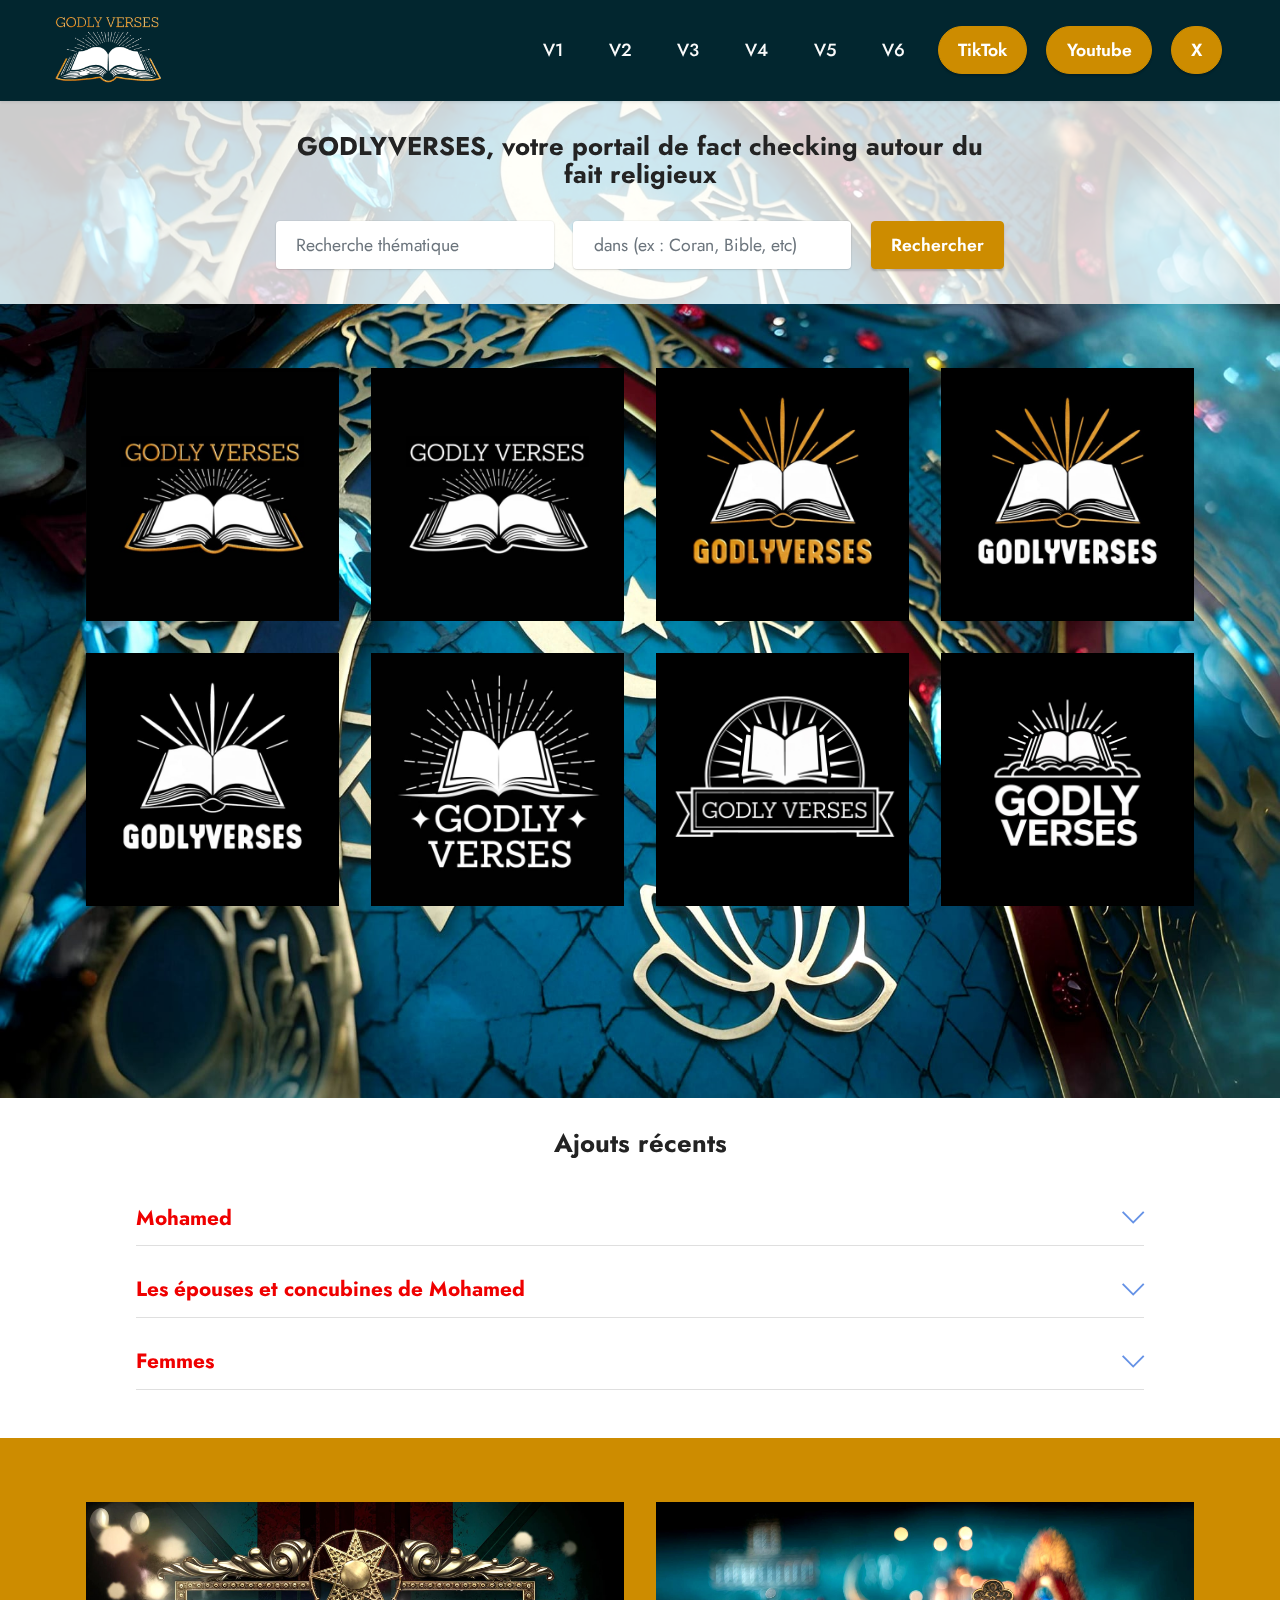
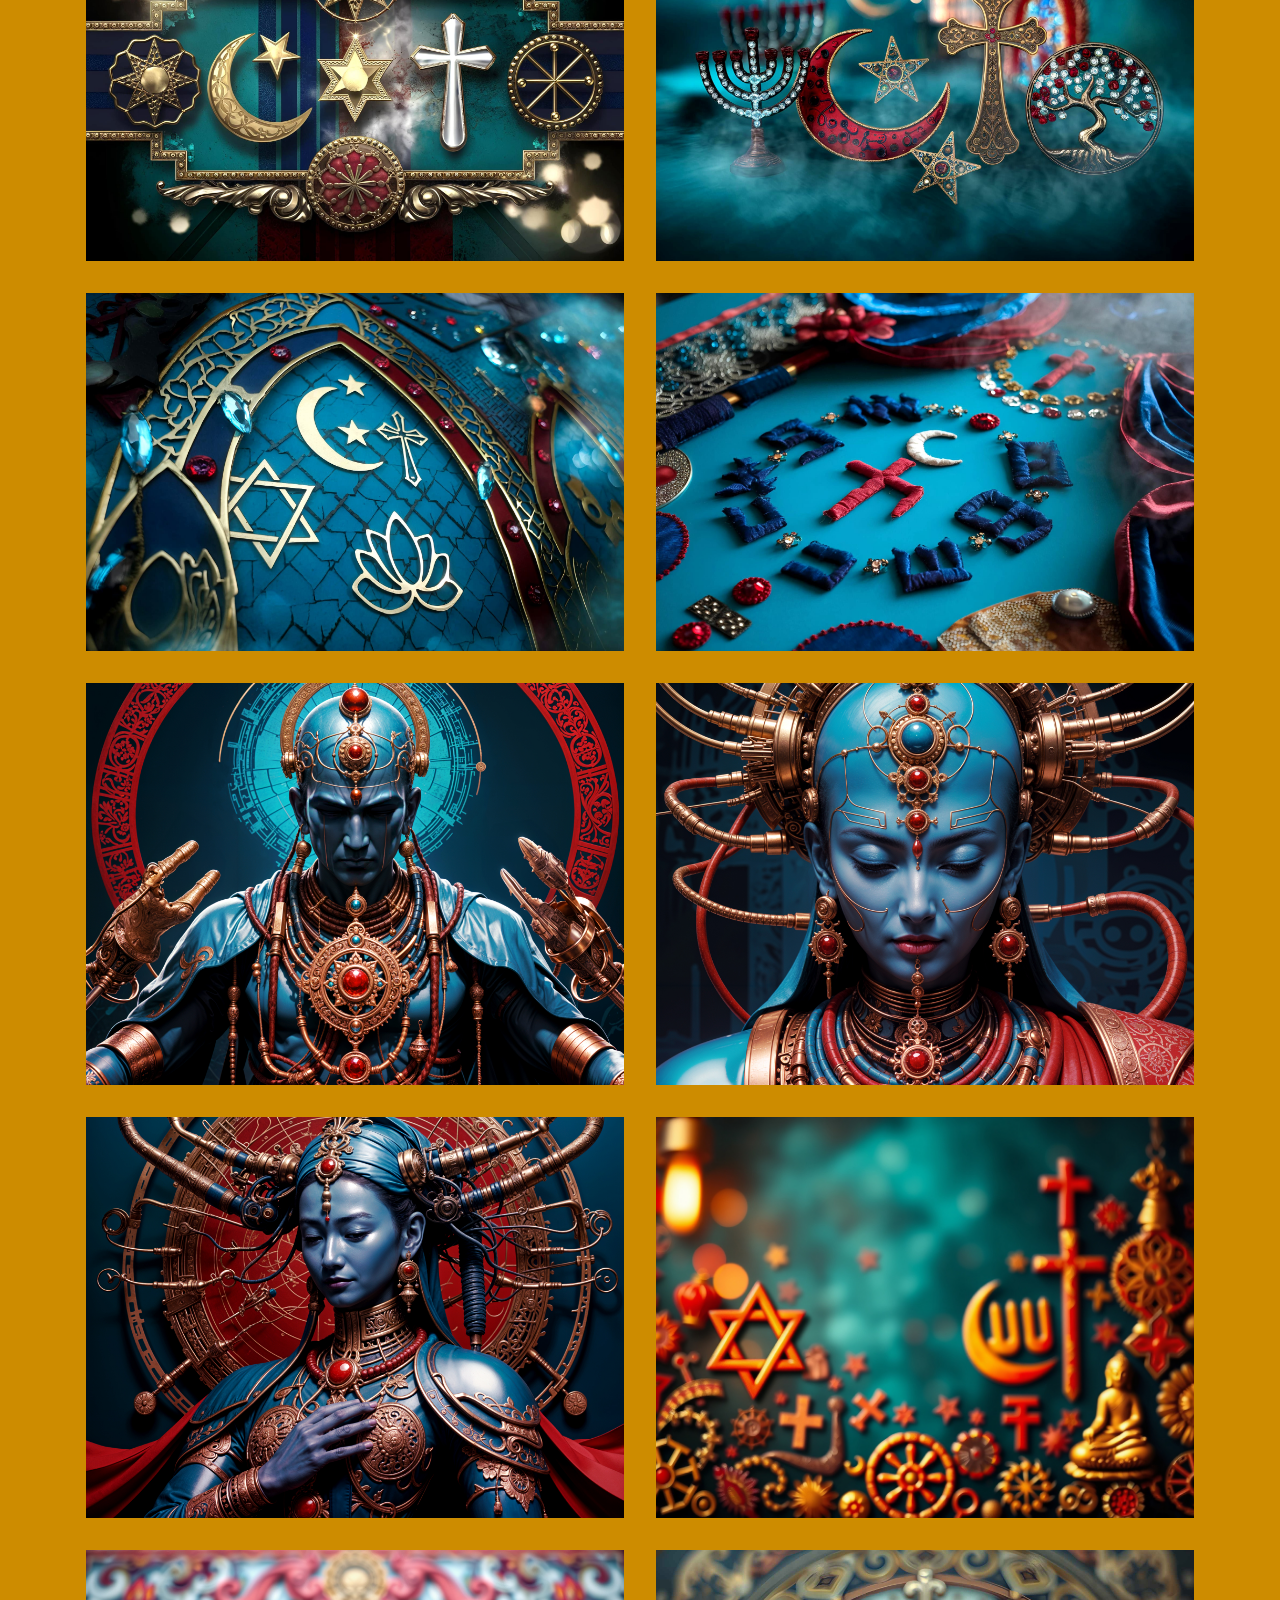
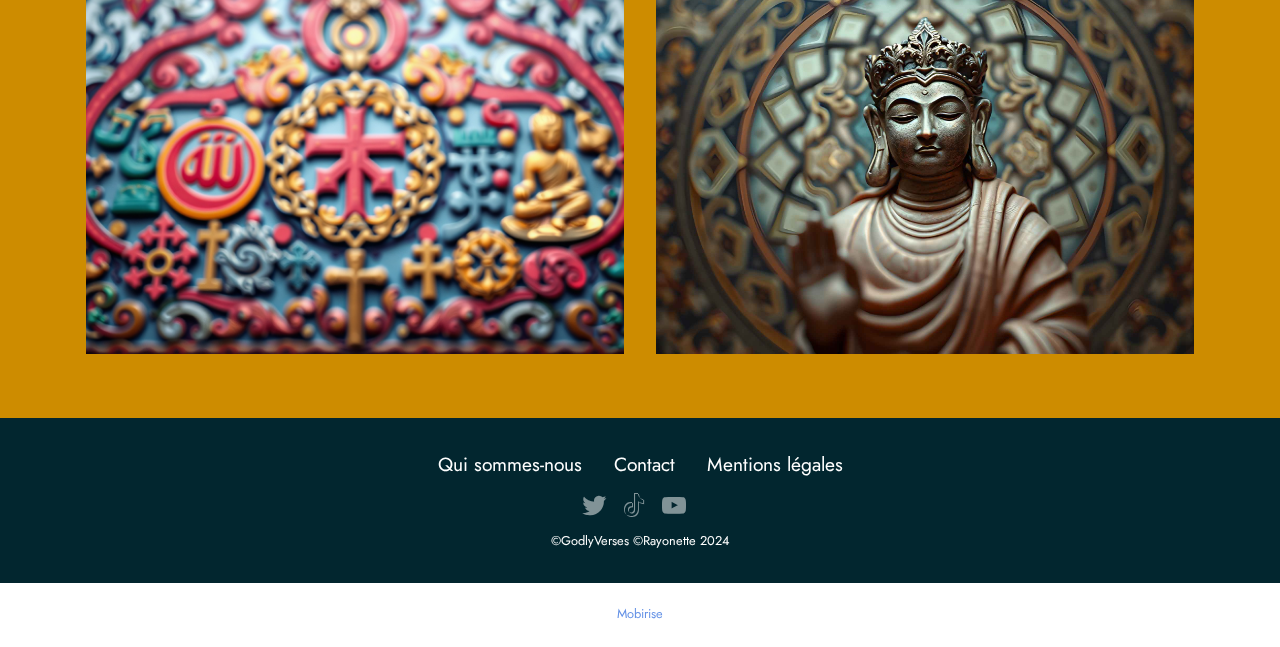
<file: page2.html>
<!DOCTYPE html>
<html  >
<head>
  <!-- Site made with Mobirise Website Builder v5.8.9, https://mobirise.com -->
  <meta charset="UTF-8">
  <meta http-equiv="X-UA-Compatible" content="IE=edge">
  <meta name="generator" content="Mobirise v5.8.9, mobirise.com">
  <meta name="viewport" content="width=device-width, initial-scale=1, minimum-scale=1">
  <link rel="shortcut icon" href="assets/images/godlyverses-logo-07-gold-204x137.png" type="image/x-icon">
  <meta name="description" content="">
  
  
  <title>V3</title>
  <link rel="stylesheet" href="assets/web/assets/mobirise-icons2/mobirise2.css">
  <link rel="stylesheet" href="assets/web/assets/mobirise-icons/mobirise-icons.css">
  <link rel="stylesheet" href="assets/bootstrap/css/bootstrap.min.css">
  <link rel="stylesheet" href="assets/bootstrap/css/bootstrap-grid.min.css">
  <link rel="stylesheet" href="assets/bootstrap/css/bootstrap-reboot.min.css">
  <link rel="stylesheet" href="assets/parallax/jarallax.css">
  <link rel="stylesheet" href="assets/dropdown/css/style.css">
  <link rel="stylesheet" href="assets/socicon/css/styles.css">
  <link rel="stylesheet" href="assets/theme/css/style.css">
  <link rel="preload" href="https://fonts.googleapis.com/css?family=Jost:100,200,300,400,500,600,700,800,900,100i,200i,300i,400i,500i,600i,700i,800i,900i&display=swap" as="style" onload="this.onload=null;this.rel='stylesheet'">
  <noscript><link rel="stylesheet" href="https://fonts.googleapis.com/css?family=Jost:100,200,300,400,500,600,700,800,900,100i,200i,300i,400i,500i,600i,700i,800i,900i&display=swap"></noscript>
  <link rel="preload" as="style" href="assets/mobirise/css/mbr-additional.css"><link rel="stylesheet" href="assets/mobirise/css/mbr-additional.css" type="text/css">

  
  
  
</head>
<body>
  
  <section data-bs-version="5.1" class="menu menu1 cid-upAc0Q1bKp" once="menu" id="menu1-b">
    

    <nav class="navbar navbar-dropdown navbar-expand-lg">
        <div class="container-fluid">
            <div class="navbar-brand">
                <span class="navbar-logo">
                    <a href="index.html">
                        <img src="assets/images/godlyverses-logo-07-gold-204x137.png" alt="GodlyVerses_Logo" style="height: 5rem;">
                    </a>
                </span>
                
            </div>
            <button class="navbar-toggler" type="button" data-toggle="collapse" data-bs-toggle="collapse" data-target="#navbarSupportedContent" data-bs-target="#navbarSupportedContent" aria-controls="navbarNavAltMarkup" aria-expanded="false" aria-label="Toggle navigation">
                <div class="hamburger">
                    <span></span>
                    <span></span>
                    <span></span>
                    <span></span>
                </div>
            </button>
            <div class="collapse navbar-collapse" id="navbarSupportedContent">
                <ul class="navbar-nav nav-dropdown" data-app-modern-menu="true"><li class="nav-item"><a class="nav-link link text-white text-primary display-4" href="index.html">V1</a></li>
                    <li class="nav-item"><a class="nav-link link text-white text-primary display-4" href="page1.html">V2</a></li>
                    <li class="nav-item"><a class="nav-link link text-white text-primary display-4" href="page2.html">V3</a>
                    </li><li class="nav-item"><a class="nav-link link text-white text-primary display-4" href="page3.html">V4</a></li><li class="nav-item"><a class="nav-link link text-white text-primary display-4" href="page4.html">V5</a></li><li class="nav-item"><a class="nav-link link text-white text-primary display-4" href="page5.html">V6</a></li></ul>
                
                <div class="navbar-buttons mbr-section-btn"><a class="btn btn-warning display-4" href="index.html">TikTok</a> <a class="btn btn-warning display-4" href="index.html">Youtube</a> <a class="btn btn-warning display-4" href="index.html">X</a></div>
            </div>
        </div>
    </nav>
</section>

<section data-bs-version="5.1" class="form2 cid-upQnWiYA6q mbr-parallax-background" id="form2-13">

    

    
    <div class="mbr-overlay" style="opacity: 0.8; background-color: rgb(255, 255, 255);"></div>
    <div class="container">
        <div class="row justify-content-center">
            <div class="col-lg-8 mx-auto mbr-form" data-form-type="formoid">
                <form action="https://mobirise.eu/" method="POST" class="mbr-form form-with-styler" data-form-title="Form Name"><input type="hidden" name="email" data-form-email="true" value="jHGZhe0pDXK21iUnme9BUMdi9D4lJ7xOCrVpMVRKyFDjAsuwJF53dLNlr8a+5awROqybFLKfl/aCaXv0sG0QVbR64JU58IRKTdjHe3qYOZHPzxTO693h1Og26BQXSc+O">
                    <div class="row">
                        <div hidden="hidden" data-form-alert="" class="alert alert-success col-12">Thanks for filling out the form!</div>
                        <div hidden="hidden" data-form-alert-danger="" class="alert alert-danger col-12">
                            Oops...! some problem!
                        </div>
                    </div>
                    <div class="dragArea row">
                        <div class="col-lg-12 col-md-12 col-sm-12">
                            <h1 class="mbr-section-title mb-4 align-center mbr-fonts-style display-1">
                                <strong>GODLYVERSES, votre portail de fact checking autour du fait religieux</strong></h1>
                        </div>
                        <div class="col-lg-12 col-md-12 col-sm-12">
                            
                        </div>
                        <div class="col-lg col-md col-12 form-group mb-3" data-for="email">
                            <input type="text" name="name" placeholder="Recherche thématique" data-form-field="name" class="form-control" id="name-form2-13">
                        </div>
                        <div class="col-lg col-md col-12 form-group mb-3" data-for="email">
                            <input type="email" name="email" placeholder="dans (ex : Coran, Bible, etc)" data-form-field="email" class="form-control" id="email-form2-13">
                        </div>
                        <div class="mbr-section-btn col-md-auto col"><button type="submit" class="btn btn-warning display-4">Rechercher</button></div>
                    </div>
                </form>
            </div>
        </div>
    </div>
</section>

<section data-bs-version="5.1" class="gallery5 mbr-gallery cid-upRau0wDRB" id="gallery5-1j">
    

    
    

    <div class="container">
        <div class="mbr-section-head">
            <h3 class="mbr-section-title mbr-fonts-style align-center m-0 display-2"></h3>
            <h4 class="mbr-section-subtitle mbr-fonts-style align-center mb-0 mt-2 display-5"></h4>
        </div>
        <div class="row mbr-gallery mt-4">
            <div class="col-12 col-md-6 col-lg-3 item gallery-image active">
                <div class="item-wrapper" data-toggle="modal" data-bs-toggle="modal" data-target="#upRiTs5Q04-modal" data-bs-target="#upRiTs5Q04-modal">
                    <img class="w-100" src="assets/images/godlyverses-logo-07-gold-596x596.jpg" alt="" data-slide-to="0" data-bs-slide-to="0" data-target="#lb-upRiTs5Q04" data-bs-target="#lb-upRiTs5Q04">
                    <div class="icon-wrapper">
                        <span class="mobi-mbri mobi-mbri-search mbr-iconfont mbr-iconfont-btn"></span>
                    </div>
                </div>
                
            </div><div class="col-12 col-md-6 col-lg-3 item gallery-image active">
                <div class="item-wrapper" data-toggle="modal" data-bs-toggle="modal" data-target="#upRiTs5Q04-modal" data-bs-target="#upRiTs5Q04-modal">
                    <img class="w-100" src="assets/images/godlyverses-logo-7-596x596.jpg" alt="" data-slide-to="1" data-bs-slide-to="1" data-target="#lb-upRiTs5Q04" data-bs-target="#lb-upRiTs5Q04">
                    <div class="icon-wrapper">
                        <span class="mobi-mbri mobi-mbri-search mbr-iconfont mbr-iconfont-btn"></span>
                    </div>
                </div>
                
            </div><div class="col-12 col-md-6 col-lg-3 item gallery-image">
                <div class="item-wrapper" data-toggle="modal" data-bs-toggle="modal" data-target="#upRiTs5Q04-modal" data-bs-target="#upRiTs5Q04-modal">
                    <img class="w-100" src="assets/images/godlyverses-logo-01-gold-3-596x596.jpg" alt="" data-slide-to="2" data-bs-slide-to="2" data-target="#lb-upRiTs5Q04" data-bs-target="#lb-upRiTs5Q04">
                    <div class="icon-wrapper">
                        <span class="mobi-mbri mobi-mbri-search mbr-iconfont mbr-iconfont-btn"></span>
                    </div>
                </div>
                
            </div><div class="col-12 col-md-6 col-lg-3 item gallery-image">
                <div class="item-wrapper" data-toggle="modal" data-bs-toggle="modal" data-target="#upRiTs5Q04-modal" data-bs-target="#upRiTs5Q04-modal">
                    <img class="w-100" src="assets/images/godlyverses-logo-01-gold-4-596x596.jpg" alt="" data-slide-to="3" data-bs-slide-to="3" data-target="#lb-upRiTs5Q04" data-bs-target="#lb-upRiTs5Q04">
                    <div class="icon-wrapper">
                        <span class="mobi-mbri mobi-mbri-search mbr-iconfont mbr-iconfont-btn"></span>
                    </div>
                </div>
                
            </div><div class="col-12 col-md-6 col-lg-3 item gallery-image">
                <div class="item-wrapper" data-toggle="modal" data-bs-toggle="modal" data-target="#upRiTs5Q04-modal" data-bs-target="#upRiTs5Q04-modal">
                    <img class="w-100" src="assets/images/godlyverses-logo-1-596x596.jpg" alt="" data-slide-to="4" data-bs-slide-to="4" data-target="#lb-upRiTs5Q04" data-bs-target="#lb-upRiTs5Q04">
                    <div class="icon-wrapper">
                        <span class="mobi-mbri mobi-mbri-search mbr-iconfont mbr-iconfont-btn"></span>
                    </div>
                </div>
                
            </div><div class="col-12 col-md-6 col-lg-3 item gallery-image">
                <div class="item-wrapper" data-toggle="modal" data-bs-toggle="modal" data-target="#upRiTs5Q04-modal" data-bs-target="#upRiTs5Q04-modal">
                    <img class="w-100" src="assets/images/3bxxsk-jqck2taiwiw-2yw-596x596.jpg" alt="" data-slide-to="5" data-bs-slide-to="5" data-target="#lb-upRiTs5Q04" data-bs-target="#lb-upRiTs5Q04">
                    <div class="icon-wrapper">
                        <span class="mobi-mbri mobi-mbri-search mbr-iconfont mbr-iconfont-btn"></span>
                    </div>
                </div>
                
            </div><div class="col-12 col-md-6 col-lg-3 item gallery-image">
                <div class="item-wrapper" data-toggle="modal" data-bs-toggle="modal" data-target="#upRiTs5Q04-modal" data-bs-target="#upRiTs5Q04-modal">
                    <img class="w-100" src="assets/images/godlyverses-logo-2.jpg" alt="" data-slide-to="6" data-bs-slide-to="6" data-target="#lb-upRiTs5Q04" data-bs-target="#lb-upRiTs5Q04">
                    <div class="icon-wrapper">
                        <span class="mobi-mbri mobi-mbri-search mbr-iconfont mbr-iconfont-btn"></span>
                    </div>
                </div>
                
            </div>
            
            
            <div class="col-12 col-md-6 col-lg-3 item gallery-image">
                <div class="item-wrapper" data-toggle="modal" data-bs-toggle="modal" data-target="#upRiTs5Q04-modal" data-bs-target="#upRiTs5Q04-modal">
                    <img class="w-100" src="assets/images/godlyverses-logo-4.jpg" alt="" data-slide-to="7" data-bs-slide-to="7" data-target="#lb-upRiTs5Q04" data-bs-target="#lb-upRiTs5Q04">
                    <div class="icon-wrapper">
                        <span class="mobi-mbri mobi-mbri-search mbr-iconfont mbr-iconfont-btn"></span>
                    </div>
                </div>
                
            </div>
        </div>

        <div class="modal mbr-slider" tabindex="-1" role="dialog" aria-hidden="true" id="upRiTs5Q04-modal">
            <div class="modal-dialog" role="document">
                <div class="modal-content">
                    <div class="modal-body">
                        <div class="carousel slide" id="lb-upRiTs5Q04" data-interval="5000" data-bs-interval="5000">
                            <div class="carousel-inner">
                                <div class="carousel-item active">
                                    <img class="d-block w-100" src="assets/images/godlyverses-logo-07-gold-596x596.jpg" alt="Mobirise Website Builder">
                                </div><div class="carousel-item">
                                    <img class="d-block w-100" src="assets/images/godlyverses-logo-7-596x596.jpg" alt="Mobirise Website Builder">
                                </div><div class="carousel-item">
                                    <img class="d-block w-100" src="assets/images/godlyverses-logo-01-gold-3-596x596.jpg" alt="Mobirise Website Builder">
                                </div><div class="carousel-item">
                                    <img class="d-block w-100" src="assets/images/godlyverses-logo-01-gold-4-596x596.jpg" alt="Mobirise Website Builder">
                                </div><div class="carousel-item">
                                    <img class="d-block w-100" src="assets/images/godlyverses-logo-1-596x596.jpg" alt="Mobirise Website Builder">
                                </div><div class="carousel-item">
                                    <img class="d-block w-100" src="assets/images/3bxxsk-jqck2taiwiw-2yw-596x596.jpg" alt="Mobirise Website Builder">
                                </div><div class="carousel-item">
                                    <img class="d-block w-100" src="assets/images/godlyverses-logo-2.jpg" alt="Mobirise Website Builder">
                                </div>
                                
                                
                                <div class="carousel-item">
                                    <img class="d-block w-100" src="assets/images/godlyverses-logo-4.jpg" alt="Mobirise Website Builder">
                                </div>
                            </div>
                            <ol class="carousel-indicators">
                                <li data-slide-to="0" data-bs-slide-to="0" class="active" data-target="#lb-upRiTs5Q04" data-bs-target="#lb-upRiTs5Q04"></li><li data-slide-to="1" data-bs-slide-to="1" class="" data-target="#lb-upRiTs5Q04" data-bs-target="#lb-upRiTs5Q04"></li><li data-slide-to="2" data-bs-slide-to="2" class="" data-target="#lb-upRiTs5Q04" data-bs-target="#lb-upRiTs5Q04"></li><li data-slide-to="3" data-bs-slide-to="3" class="" data-target="#lb-upRiTs5Q04" data-bs-target="#lb-upRiTs5Q04"></li><li data-slide-to="4" data-bs-slide-to="4" class="" data-target="#lb-upRiTs5Q04" data-bs-target="#lb-upRiTs5Q04"></li><li data-slide-to="5" data-bs-slide-to="5" class="" data-target="#lb-upRiTs5Q04" data-bs-target="#lb-upRiTs5Q04"></li><li data-slide-to="6" data-bs-slide-to="6" class="" data-target="#lb-upRiTs5Q04" data-bs-target="#lb-upRiTs5Q04"></li>
                                <li data-slide-to="7" data-bs-slide-to="7" data-target="#lb-upRiTs5Q04" data-bs-target="#lb-upRiTs5Q04"></li>
                                
                                
                            </ol>
                            <a role="button" href="" class="close" data-dismiss="modal" data-bs-dismiss="modal" aria-label="Close">
                            </a>
                            <a class="carousel-control-prev carousel-control" role="button" data-slide="prev" data-bs-slide="prev" href="#lb-upRiTs5Q04">
                                <span class="mobi-mbri mobi-mbri-arrow-prev" aria-hidden="true"></span>
                                <span class="sr-only visually-hidden">Previous</span>
                            </a>
                            <a class="carousel-control-next carousel-control" role="button" data-slide="next" data-bs-slide="next" href="#lb-upRiTs5Q04">
                                <span class="mobi-mbri mobi-mbri-arrow-next" aria-hidden="true"></span>
                                <span class="sr-only visually-hidden">Next</span>
                            </a>
                        </div>
                    </div>
                </div>
            </div>
        </div>
    </div>
</section>

<section data-bs-version="5.1" class="content17 cid-upAc0RvTje" id="content17-e">

    

    
    
    
    <div class="container-fluid">
        
            <div class="row justify-content-center">
                <div class="col-12 col-md-10">
                    <div class="section-head align-center mb-4">
                        <h3 class="mbr-section-title mb-0 mbr-fonts-style display-1">
                            <strong>Ajouts récents</strong></h3>
                        
                    </div>
                    
                    <div id="bootstrap-toggle" class="toggle-panel accordionStyles tab-content">
                        <div class="card mb-3">
                            <div class="card-header" role="tab" id="headingOne">
                                <a role="button" class="collapsed panel-title text-black" data-toggle="collapse" data-bs-toggle="collapse" data-core="" href="#collapse1_15" aria-expanded="false" aria-controls="collapse1">
                                    <h6 class="panel-title-edit mbr-fonts-style mb-0 display-2"><strong>Mohamed</strong>
                                </h6>
                                    <span class="sign mbr-iconfont mbri-arrow-down"></span>
                                </a>
                            </div>
                            <div id="collapse1_15" class="panel-collapse noScroll collapse" role="tabpanel" aria-labelledby="headingOne">
                                <div class="panel-body">
                                    <p class="mbr-fonts-style panel-text display-2">Xoxoxoxoxoxoxoxoxoxoxoxoxoxoxoxo<br>Xoxoxoxoxoxoxoxoxoxo<br>Xoxoxoxoxoxoxoxoxoxoxoxoxoxo<br></p>
                                </div>
                            </div>
                        </div>
                        <div class="card mb-3">
                            <div class="card-header" role="tab" id="headingTwo">
                                <a role="button" class="collapsed panel-title text-black" data-toggle="collapse" data-bs-toggle="collapse" data-core="" href="#collapse2_15" aria-expanded="false" aria-controls="collapse2">
                                    <h6 class="panel-title-edit mbr-fonts-style mb-0 display-2"><strong>Les épouses et concubines de Mohamed</strong></h6>
                                    <span class="sign mbr-iconfont mbri-arrow-down"></span>
                                </a>

                            </div>
                            <div id="collapse2_15" class="panel-collapse noScroll collapse" role="tabpanel" aria-labelledby="headingTwo">
                                <div class="panel-body">
                                    <p class="mbr-fonts-style panel-text display-2">Xoxoxoxoxoxoxoxoxoxoxoxoxoxoxoxo
<br>Xoxoxoxoxoxoxoxoxoxo
<br>Xoxoxoxoxoxoxoxoxoxoxoxoxoxo</p>
                                </div>
                            </div>
                        </div>
                        <div class="card mb-3">
                            <div class="card-header" role="tab" id="headingThree">
                                <a role="button" class="collapsed panel-title text-black" data-toggle="collapse" data-bs-toggle="collapse" data-core="" href="#collapse3_15" aria-expanded="false" aria-controls="collapse3">
                                    <h6 class="panel-title-edit mbr-fonts-style mb-0 display-2"><strong>Femmes</strong></h6>
                                    <span class="sign mbr-iconfont mbri-arrow-down"></span>
                                </a>
                            </div>
                            <div id="collapse3_15" class="panel-collapse noScroll collapse" role="tabpanel" aria-labelledby="headingThree">
                                <div class="panel-body">
                                    <p class="mbr-fonts-style panel-text display-2">Xoxoxoxoxoxoxoxoxoxoxoxoxoxoxoxo
<br>Xoxoxoxoxoxoxoxoxoxo
<br>Xoxoxoxoxoxoxoxoxoxoxoxoxoxo</p>
                                </div>
                            </div>
                        </div>
                        
                        
                        
                    </div>
                </div>
            </div>
        </div>
</section>

<section data-bs-version="5.1" class="gallery4 mbr-gallery cid-upQrlz0bDR" id="gallery4-1c">
    

    
    

    <div class="container">
        
        <div class="row mbr-gallery mt-4">
            <div class="col-12 col-md-6 col-lg-6 item gallery-image active">
                <div class="item-wrapper" data-toggle="modal" data-bs-toggle="modal" data-target="#upRiTsX4C3-modal" data-bs-target="#upRiTsX4C3-modal">
                    <img class="w-100" src="assets/images/big-14-2048x1365.jpg" alt="Mobirise Website Builder" data-slide-to="0" data-bs-slide-to="0" data-target="#lb-upRiTsX4C3" data-bs-target="#lb-upRiTsX4C3">
                    <div class="icon-wrapper">
                        <span class="mobi-mbri mobi-mbri-search mbr-iconfont mbr-iconfont-btn"></span>
                    </div>
                </div>
                
            </div><div class="col-12 col-md-6 col-lg-6 item gallery-image">
                <div class="item-wrapper" data-toggle="modal" data-bs-toggle="modal" data-target="#upRiTsX4C3-modal" data-bs-target="#upRiTsX4C3-modal">
                    <img class="w-100" src="assets/images/big-8-2000x1333.jpg" alt="Mobirise Website Builder" data-slide-to="1" data-bs-slide-to="1" data-target="#lb-upRiTsX4C3" data-bs-target="#lb-upRiTsX4C3">
                    <div class="icon-wrapper">
                        <span class="mobi-mbri mobi-mbri-search mbr-iconfont mbr-iconfont-btn"></span>
                    </div>
                </div>
                
            </div><div class="col-12 col-md-6 col-lg-6 item gallery-image">
                <div class="item-wrapper" data-toggle="modal" data-bs-toggle="modal" data-target="#upRiTsX4C3-modal" data-bs-target="#upRiTsX4C3-modal">
                    <img class="w-100" src="assets/images/big-5-2000x1333.jpg" alt="Mobirise Website Builder" data-slide-to="2" data-bs-slide-to="2" data-target="#lb-upRiTsX4C3" data-bs-target="#lb-upRiTsX4C3">
                    <div class="icon-wrapper">
                        <span class="mobi-mbri mobi-mbri-search mbr-iconfont mbr-iconfont-btn"></span>
                    </div>
                </div>
                
            </div><div class="col-12 col-md-6 col-lg-6 item gallery-image">
                <div class="item-wrapper" data-toggle="modal" data-bs-toggle="modal" data-target="#upRiTsX4C3-modal" data-bs-target="#upRiTsX4C3-modal">
                    <img class="w-100" src="assets/images/big-4-2000x1333.jpg" alt="Mobirise Website Builder" data-slide-to="3" data-bs-slide-to="3" data-target="#lb-upRiTsX4C3" data-bs-target="#lb-upRiTsX4C3">
                    <div class="icon-wrapper">
                        <span class="mobi-mbri mobi-mbri-search mbr-iconfont mbr-iconfont-btn"></span>
                    </div>
                </div>
                
            </div><div class="col-12 col-md-6 col-lg-6 item gallery-image">
                <div class="item-wrapper" data-toggle="modal" data-bs-toggle="modal" data-target="#upRiTsX4C3-modal" data-bs-target="#upRiTsX4C3-modal">
                    <img class="w-100" src="assets/images/ok-1.jpg" alt="Mobirise Website Builder" data-slide-to="4" data-bs-slide-to="4" data-target="#lb-upRiTsX4C3" data-bs-target="#lb-upRiTsX4C3">
                    <div class="icon-wrapper">
                        <span class="mobi-mbri mobi-mbri-search mbr-iconfont mbr-iconfont-btn"></span>
                    </div>
                </div>
                
            </div>
            <div class="col-12 col-md-6 col-lg-6 item gallery-image">
                <div class="item-wrapper" data-toggle="modal" data-bs-toggle="modal" data-target="#upRiTsX4C3-modal" data-bs-target="#upRiTsX4C3-modal">
                    <img class="w-100" src="assets/images/ok-2.jpg" alt="Mobirise Website Builder" data-slide-to="5" data-bs-slide-to="5" data-target="#lb-upRiTsX4C3" data-bs-target="#lb-upRiTsX4C3">
                    <div class="icon-wrapper">
                        <span class="mobi-mbri mobi-mbri-search mbr-iconfont mbr-iconfont-btn"></span>
                    </div>
                </div>
                
            </div>
            <div class="col-12 col-md-6 col-lg-6 item gallery-image">
                <div class="item-wrapper" data-toggle="modal" data-bs-toggle="modal" data-target="#upRiTsX4C3-modal" data-bs-target="#upRiTsX4C3-modal">
                    <img class="w-100" src="assets/images/ok-3.jpg" alt="Mobirise Website Builder" data-slide-to="6" data-bs-slide-to="6" data-target="#lb-upRiTsX4C3" data-bs-target="#lb-upRiTsX4C3">
                    <div class="icon-wrapper">
                        <span class="mobi-mbri mobi-mbri-search mbr-iconfont mbr-iconfont-btn"></span>
                    </div>
                </div>
                
            </div>
            <div class="col-12 col-md-6 col-lg-6 item gallery-image">
                <div class="item-wrapper" data-toggle="modal" data-bs-toggle="modal" data-target="#upRiTsX4C3-modal" data-bs-target="#upRiTsX4C3-modal">
                    <img class="w-100" src="assets/images/178de916cdbdff4b1cd810622fdc6873-1.jpg" alt="Mobirise Website Builder" data-slide-to="7" data-bs-slide-to="7" data-target="#lb-upRiTsX4C3" data-bs-target="#lb-upRiTsX4C3">
                    <div class="icon-wrapper">
                        <span class="mobi-mbri mobi-mbri-search mbr-iconfont mbr-iconfont-btn"></span>
                    </div>
                </div>
                
            </div><div class="col-12 col-md-6 col-lg-6 item gallery-image">
                <div class="item-wrapper" data-toggle="modal" data-bs-toggle="modal" data-target="#upRiTsX4C3-modal" data-bs-target="#upRiTsX4C3-modal">
                    <img class="w-100" src="assets/images/4145d7a77cca2386e6c6b95e9145bcc5-1.jpg" alt="Mobirise Website Builder" data-slide-to="8" data-bs-slide-to="8" data-target="#lb-upRiTsX4C3" data-bs-target="#lb-upRiTsX4C3">
                    <div class="icon-wrapper">
                        <span class="mobi-mbri mobi-mbri-search mbr-iconfont mbr-iconfont-btn"></span>
                    </div>
                </div>
                
            </div><div class="col-12 col-md-6 col-lg-6 item gallery-image">
                <div class="item-wrapper" data-toggle="modal" data-bs-toggle="modal" data-target="#upRiTsX4C3-modal" data-bs-target="#upRiTsX4C3-modal">
                    <img class="w-100" src="assets/images/1727427296221.jpg" alt="Mobirise Website Builder" data-slide-to="9" data-bs-slide-to="9" data-target="#lb-upRiTsX4C3" data-bs-target="#lb-upRiTsX4C3">
                    <div class="icon-wrapper">
                        <span class="mobi-mbri mobi-mbri-search mbr-iconfont mbr-iconfont-btn"></span>
                    </div>
                </div>
                
            </div>
        </div>

        <div class="modal mbr-slider" tabindex="-1" role="dialog" aria-hidden="true" id="upRiTsX4C3-modal">
            <div class="modal-dialog" role="document">
                <div class="modal-content">
                    <div class="modal-body">
                        <div class="carousel slide" id="lb-upRiTsX4C3" data-interval="5000" data-bs-interval="5000">
                            <div class="carousel-inner">
                                <div class="carousel-item active">
                                    <img class="d-block w-100" src="assets/images/big-14-2048x1365.jpg" alt="Mobirise Website Builder">
                                </div><div class="carousel-item">
                                    <img class="d-block w-100" src="assets/images/big-8-2000x1333.jpg" alt="Mobirise Website Builder">
                                </div><div class="carousel-item">
                                    <img class="d-block w-100" src="assets/images/big-5-2000x1333.jpg" alt="Mobirise Website Builder">
                                </div><div class="carousel-item">
                                    <img class="d-block w-100" src="assets/images/big-4-2000x1333.jpg" alt="Mobirise Website Builder">
                                </div><div class="carousel-item">
                                    <img class="d-block w-100" src="assets/images/ok-1.jpg" alt="Mobirise Website Builder">
                                </div>
                                <div class="carousel-item">
                                    <img class="d-block w-100" src="assets/images/ok-2.jpg" alt="Mobirise Website Builder">
                                </div>
                                <div class="carousel-item">
                                    <img class="d-block w-100" src="assets/images/ok-3.jpg" alt="Mobirise Website Builder">
                                </div>
                                <div class="carousel-item">
                                    <img class="d-block w-100" src="assets/images/178de916cdbdff4b1cd810622fdc6873-1.jpg" alt="Mobirise Website Builder">
                                </div><div class="carousel-item">
                                    <img class="d-block w-100" src="assets/images/4145d7a77cca2386e6c6b95e9145bcc5-1.jpg" alt="Mobirise Website Builder">
                                </div><div class="carousel-item">
                                    <img class="d-block w-100" src="assets/images/1727427296221.jpg" alt="Mobirise Website Builder">
                                </div>
                            </div>
                            <ol class="carousel-indicators">
                                <li data-slide-to="0" data-bs-slide-to="0" class="active" data-target="#lb-upRiTsX4C3" data-bs-target="#lb-upRiTsX4C3"></li><li data-slide-to="1" data-bs-slide-to="1" class="" data-target="#lb-upRiTsX4C3" data-bs-target="#lb-upRiTsX4C3"></li><li data-slide-to="2" data-bs-slide-to="2" class="" data-target="#lb-upRiTsX4C3" data-bs-target="#lb-upRiTsX4C3"></li><li data-slide-to="3" data-bs-slide-to="3" class="" data-target="#lb-upRiTsX4C3" data-bs-target="#lb-upRiTsX4C3"></li><li data-slide-to="4" data-bs-slide-to="4" class="" data-target="#lb-upRiTsX4C3" data-bs-target="#lb-upRiTsX4C3"></li>
                                <li data-slide-to="5" data-bs-slide-to="5" data-target="#lb-upRiTsX4C3" data-bs-target="#lb-upRiTsX4C3"></li>
                                <li data-slide-to="6" data-bs-slide-to="6" data-target="#lb-upRiTsX4C3" data-bs-target="#lb-upRiTsX4C3"></li>
                                <li data-slide-to="7" data-bs-slide-to="7" data-target="#lb-upRiTsX4C3" data-bs-target="#lb-upRiTsX4C3"></li><li data-slide-to="8" data-bs-slide-to="8" data-target="#lb-upRiTsX4C3" data-bs-target="#lb-upRiTsX4C3"></li><li data-slide-to="9" data-bs-slide-to="9" data-target="#lb-upRiTsX4C3" data-bs-target="#lb-upRiTsX4C3"></li>
                            </ol>
                            <a role="button" href="" class="close" data-dismiss="modal" data-bs-dismiss="modal" aria-label="Close">
                            </a>
                            <a class="carousel-control-prev carousel-control" role="button" data-slide="prev" data-bs-slide="prev" href="#lb-upRiTsX4C3">
                                <span class="mobi-mbri mobi-mbri-arrow-prev" aria-hidden="true"></span>
                                <span class="sr-only visually-hidden">Previous</span>
                            </a>
                            <a class="carousel-control-next carousel-control" role="button" data-slide="next" data-bs-slide="next" href="#lb-upRiTsX4C3">
                                <span class="mobi-mbri mobi-mbri-arrow-next" aria-hidden="true"></span>
                                <span class="sr-only visually-hidden">Next</span>
                            </a>
                        </div>
                    </div>
                </div>
            </div>
        </div>
    </div>
</section>

<section data-bs-version="5.1" class="footer3 cid-upAc0RQAcs" once="footers" id="footer3-f">

    

    

    <div class="container">
        <div class="media-container-row align-center mbr-white">
            <div class="row row-links">
                <ul class="foot-menu">
                    
                    
                    
                    
                    
                <li class="foot-menu-item mbr-fonts-style display-5">Qui sommes-nous</li><li class="foot-menu-item mbr-fonts-style display-5">Contact</li><li class="foot-menu-item mbr-fonts-style display-5">Mentions légales</li></ul>
            </div>
            <div class="row social-row">
                <div class="social-list align-right pb-2">
                    
                    
                    
                    
                    
                    
                <div class="soc-item">
                        <a href="https://twitter.com/mobirise" target="_blank">
                            <span class="socicon-twitter socicon mbr-iconfont mbr-iconfont-social"></span>
                        </a>
                    </div><div class="soc-item">
                        <a href="https://www.facebook.com/pages/Mobirise/1616226671953247" target="_blank">
                            <span class="mbr-iconfont mbr-iconfont-social socicon-tiktok socicon"></span>
                        </a>
                    </div><div class="soc-item">
                        <a href="https://www.youtube.com/c/mobirise" target="_blank">
                            <span class="socicon-youtube socicon mbr-iconfont mbr-iconfont-social"></span>
                        </a>
                    </div></div>
            </div>
            <div class="row row-copirayt">
                <p class="mbr-text mb-0 mbr-fonts-style mbr-white align-center display-7">
                    ©GodlyVerses ©Rayonette 2024</p>
            </div>
        </div>
    </div>
</section><section class="display-7" style="padding: 0;align-items: center;justify-content: center;flex-wrap: wrap;    align-content: center;display: flex;position: relative;height: 4rem;"><a href="https://mobiri.se/1248301" style="flex: 1 1;height: 4rem;position: absolute;width: 100%;z-index: 1;"><img alt="" style="height: 4rem;" src="[data-uri]"></a><p style="margin: 0;text-align: center;" class="display-7">&#8204;</p><a style="z-index:1" href="https://mobirise.com">Mobirise </a></section><script src="assets/bootstrap/js/bootstrap.bundle.min.js"></script>  <script src="assets/parallax/jarallax.js"></script>  <script src="assets/smoothscroll/smooth-scroll.js"></script>  <script src="assets/ytplayer/index.js"></script>  <script src="assets/dropdown/js/navbar-dropdown.js"></script>  <script src="assets/mbr-switch-arrow/mbr-switch-arrow.js"></script>  <script src="assets/theme/js/script.js"></script>  <script src="assets/formoid/formoid.min.js"></script>  
  
  
 <div id="scrollToTop" class="scrollToTop mbr-arrow-up"><a style="text-align: center;"><i class="mbr-arrow-up-icon mbr-arrow-up-icon-cm cm-icon cm-icon-smallarrow-up"></i></a></div>
  </body>
</html>
</file>
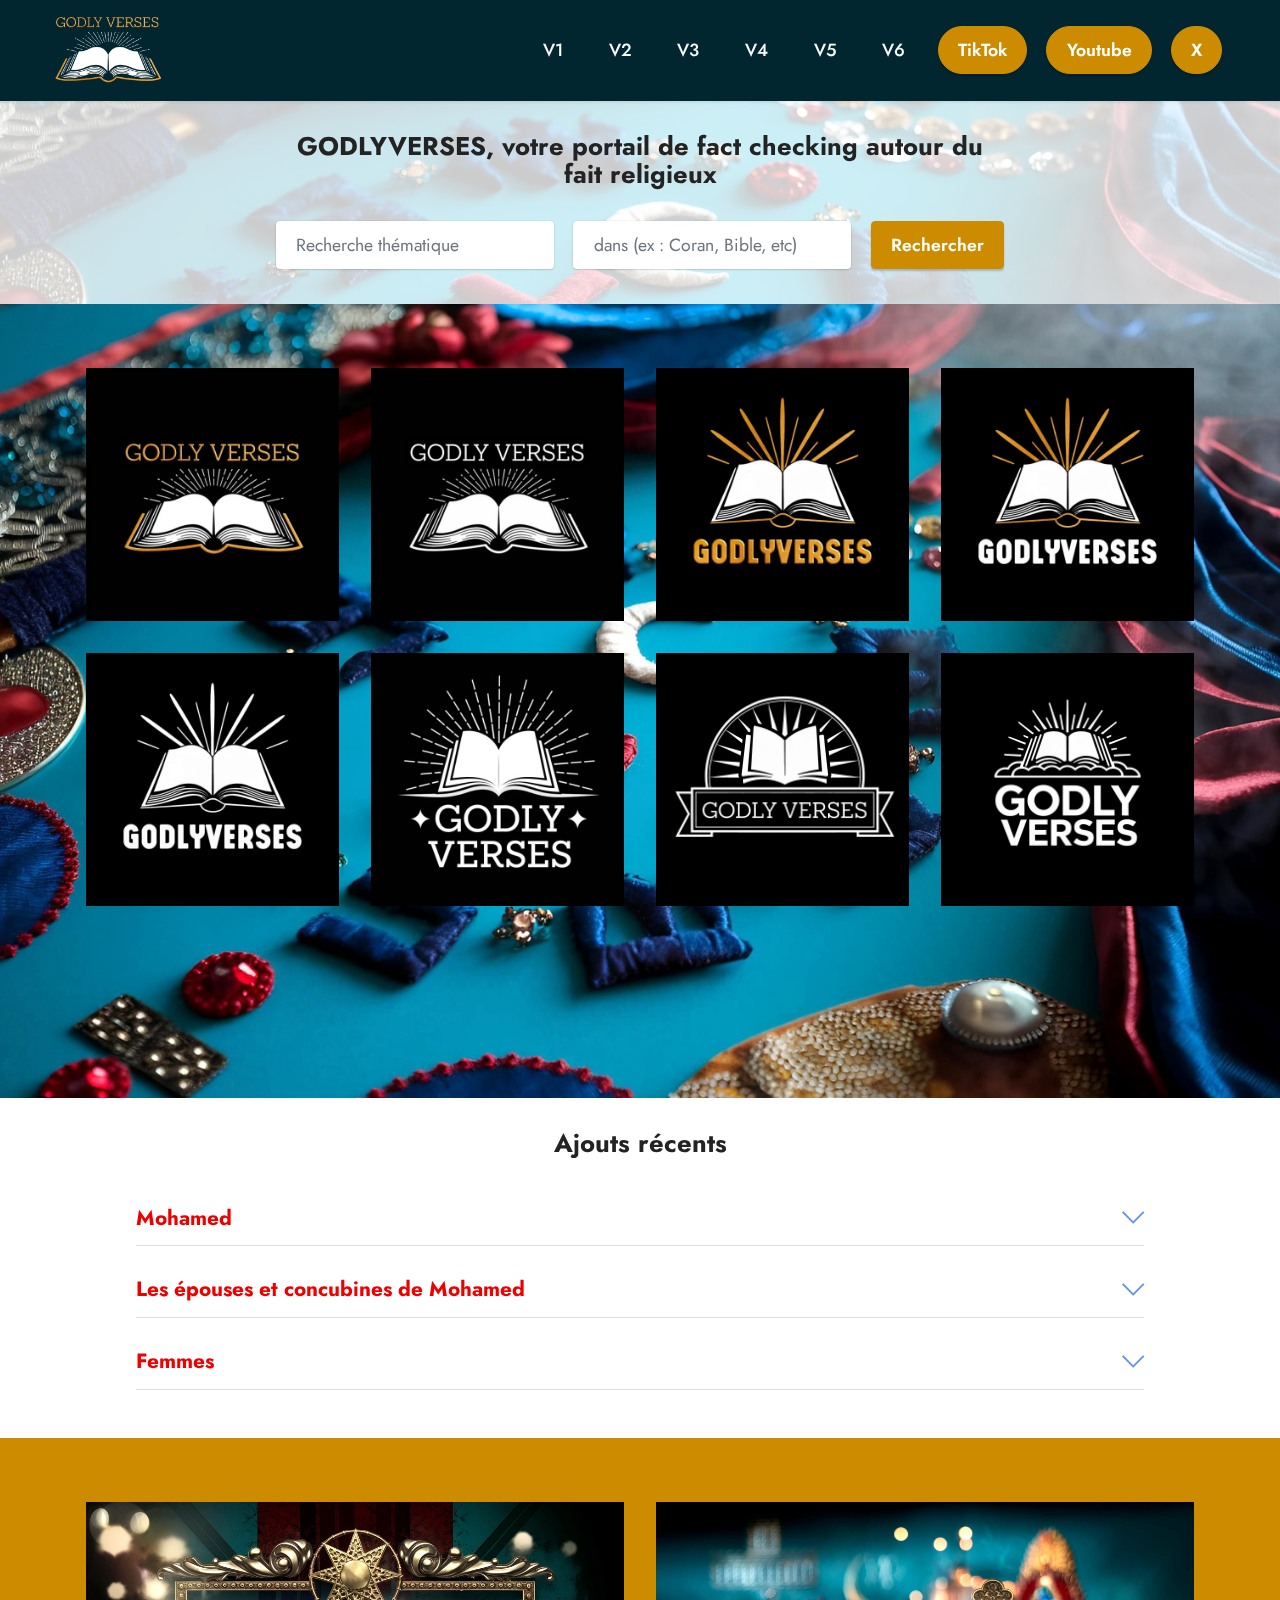
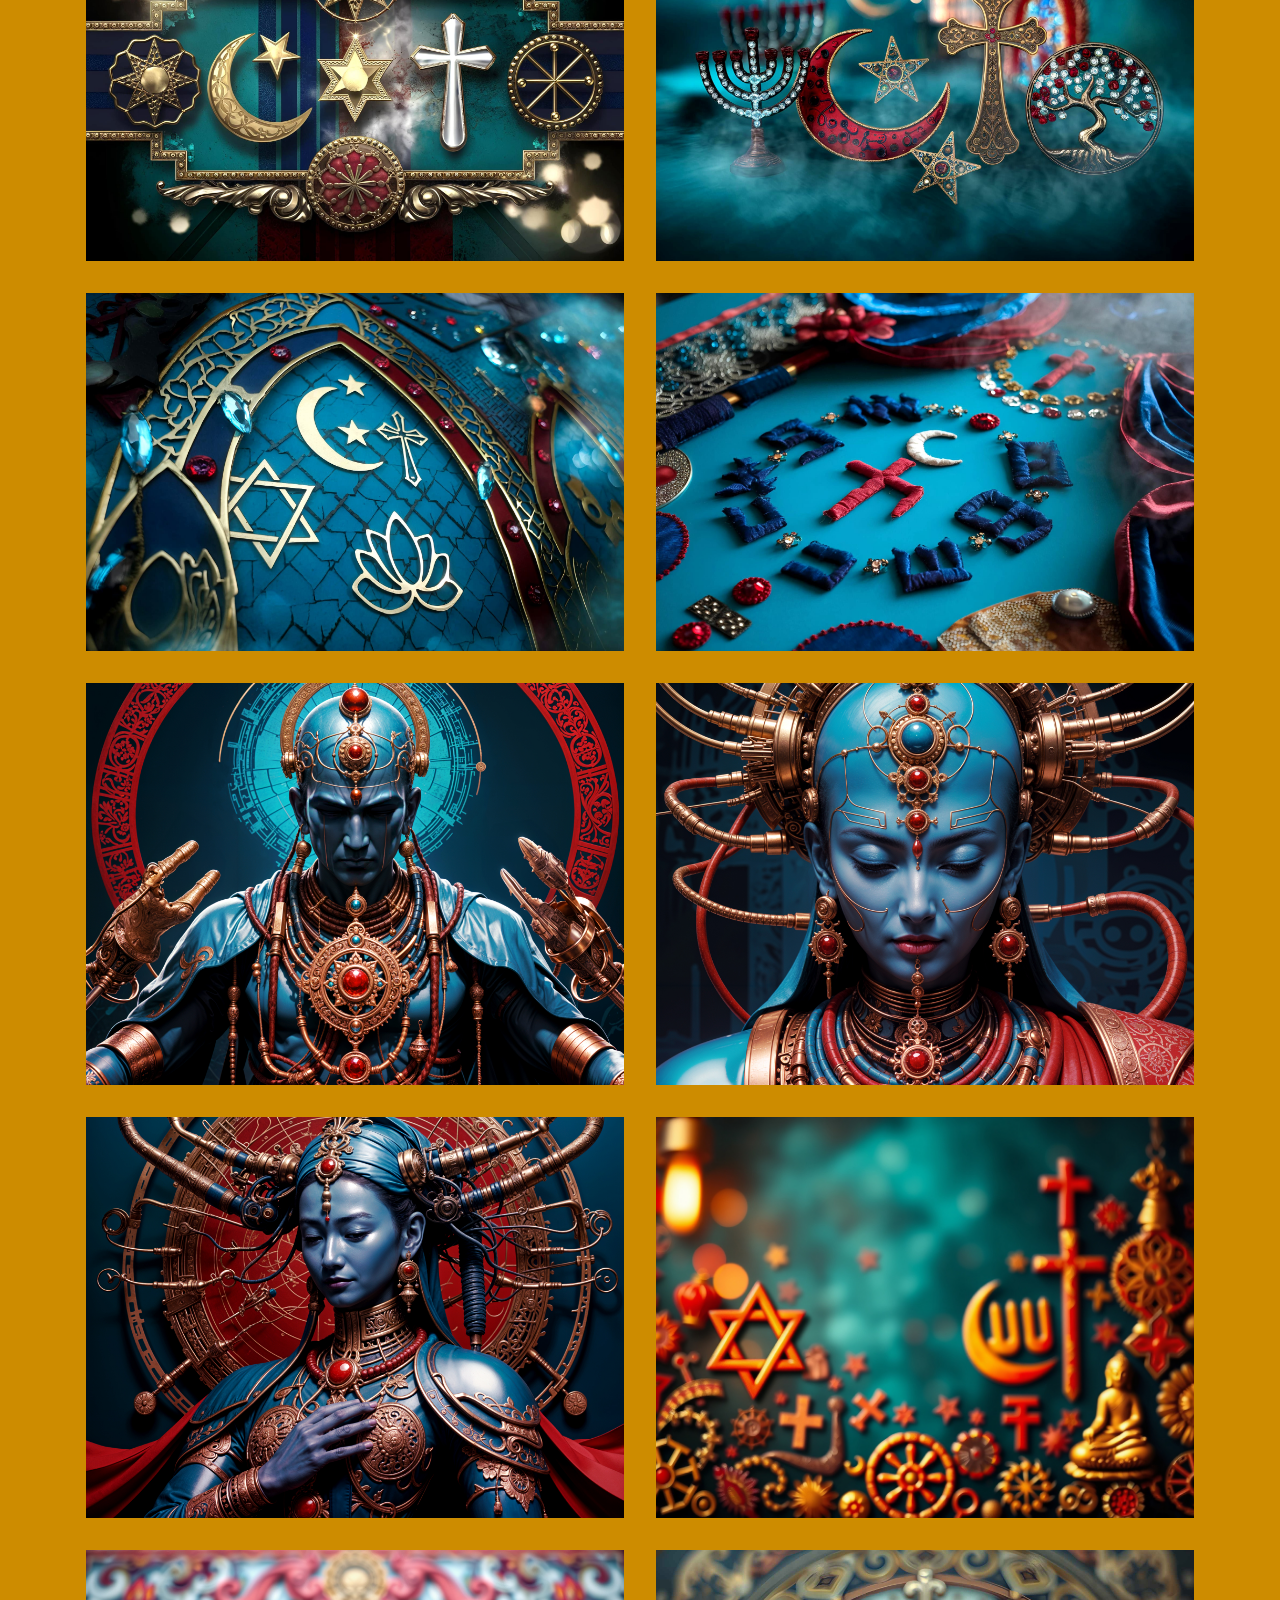
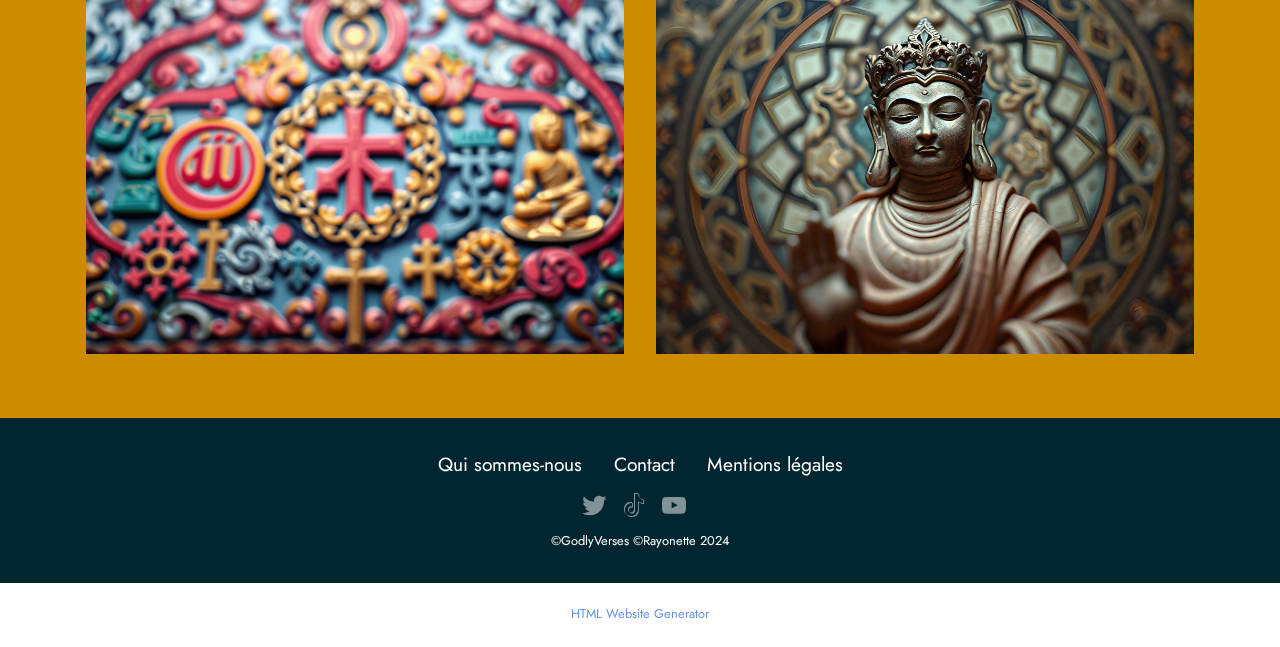
<file: page3.html>
<!DOCTYPE html>
<html  >
<head>
  <!-- Site made with Mobirise Website Builder v5.8.9, https://mobirise.com -->
  <meta charset="UTF-8">
  <meta http-equiv="X-UA-Compatible" content="IE=edge">
  <meta name="generator" content="Mobirise v5.8.9, mobirise.com">
  <meta name="viewport" content="width=device-width, initial-scale=1, minimum-scale=1">
  <link rel="shortcut icon" href="assets/images/godlyverses-logo-07-gold-204x137.png" type="image/x-icon">
  <meta name="description" content="">
  
  
  <title>V4</title>
  <link rel="stylesheet" href="assets/web/assets/mobirise-icons2/mobirise2.css">
  <link rel="stylesheet" href="assets/web/assets/mobirise-icons/mobirise-icons.css">
  <link rel="stylesheet" href="assets/bootstrap/css/bootstrap.min.css">
  <link rel="stylesheet" href="assets/bootstrap/css/bootstrap-grid.min.css">
  <link rel="stylesheet" href="assets/bootstrap/css/bootstrap-reboot.min.css">
  <link rel="stylesheet" href="assets/parallax/jarallax.css">
  <link rel="stylesheet" href="assets/dropdown/css/style.css">
  <link rel="stylesheet" href="assets/socicon/css/styles.css">
  <link rel="stylesheet" href="assets/theme/css/style.css">
  <link rel="preload" href="https://fonts.googleapis.com/css?family=Jost:100,200,300,400,500,600,700,800,900,100i,200i,300i,400i,500i,600i,700i,800i,900i&display=swap" as="style" onload="this.onload=null;this.rel='stylesheet'">
  <noscript><link rel="stylesheet" href="https://fonts.googleapis.com/css?family=Jost:100,200,300,400,500,600,700,800,900,100i,200i,300i,400i,500i,600i,700i,800i,900i&display=swap"></noscript>
  <link rel="preload" as="style" href="assets/mobirise/css/mbr-additional.css"><link rel="stylesheet" href="assets/mobirise/css/mbr-additional.css" type="text/css">

  
  
  
</head>
<body>
  
  <section data-bs-version="5.1" class="menu menu1 cid-upAcdlhbFY" once="menu" id="menu1-g">
    

    <nav class="navbar navbar-dropdown navbar-expand-lg">
        <div class="container-fluid">
            <div class="navbar-brand">
                <span class="navbar-logo">
                    <a href="index.html">
                        <img src="assets/images/godlyverses-logo-07-gold-204x137.png" alt="GodlyVerses_Logo" style="height: 5rem;">
                    </a>
                </span>
                
            </div>
            <button class="navbar-toggler" type="button" data-toggle="collapse" data-bs-toggle="collapse" data-target="#navbarSupportedContent" data-bs-target="#navbarSupportedContent" aria-controls="navbarNavAltMarkup" aria-expanded="false" aria-label="Toggle navigation">
                <div class="hamburger">
                    <span></span>
                    <span></span>
                    <span></span>
                    <span></span>
                </div>
            </button>
            <div class="collapse navbar-collapse" id="navbarSupportedContent">
                <ul class="navbar-nav nav-dropdown" data-app-modern-menu="true"><li class="nav-item"><a class="nav-link link text-white text-primary display-4" href="index.html">V1</a></li>
                    <li class="nav-item"><a class="nav-link link text-white text-primary display-4" href="page1.html">V2</a></li>
                    <li class="nav-item"><a class="nav-link link text-white text-primary display-4" href="page2.html">V3</a>
                    </li><li class="nav-item"><a class="nav-link link text-white text-primary display-4" href="page3.html">V4</a></li><li class="nav-item"><a class="nav-link link text-white text-primary display-4" href="page4.html">V5</a></li><li class="nav-item"><a class="nav-link link text-white text-primary display-4" href="page5.html">V6</a></li></ul>
                
                <div class="navbar-buttons mbr-section-btn"><a class="btn btn-warning display-4" href="index.html">TikTok</a> <a class="btn btn-warning display-4" href="index.html">Youtube</a> <a class="btn btn-warning display-4" href="index.html">X</a></div>
            </div>
        </div>
    </nav>
</section>

<section data-bs-version="5.1" class="form2 cid-upQo1Rq7B7 mbr-parallax-background" id="form2-14">

    

    
    <div class="mbr-overlay" style="opacity: 0.8; background-color: rgb(255, 255, 255);"></div>
    <div class="container">
        <div class="row justify-content-center">
            <div class="col-lg-8 mx-auto mbr-form" data-form-type="formoid">
                <form action="https://mobirise.eu/" method="POST" class="mbr-form form-with-styler" data-form-title="Form Name"><input type="hidden" name="email" data-form-email="true" value="cDnEC4fA9qAQFcJhHOHsC8r3MoYazjY1OIR0u4mFdNPVtQ+j6QEg9u0IB10G0GnprbC0j3JBzeVa1WyFC9MA399A1vMXwxLrYXMBWV2hOum9224FfQMht/v6ucGv3oeL">
                    <div class="row">
                        <div hidden="hidden" data-form-alert="" class="alert alert-success col-12">Thanks for filling out the form!</div>
                        <div hidden="hidden" data-form-alert-danger="" class="alert alert-danger col-12">
                            Oops...! some problem!
                        </div>
                    </div>
                    <div class="dragArea row">
                        <div class="col-lg-12 col-md-12 col-sm-12">
                            <h1 class="mbr-section-title mb-4 align-center mbr-fonts-style display-1">
                                <strong>GODLYVERSES, votre portail de fact checking autour du fait religieux</strong></h1>
                        </div>
                        <div class="col-lg-12 col-md-12 col-sm-12">
                            
                        </div>
                        <div class="col-lg col-md col-12 form-group mb-3" data-for="email">
                            <input type="text" name="name" placeholder="Recherche thématique" data-form-field="name" class="form-control" id="name-form2-14">
                        </div>
                        <div class="col-lg col-md col-12 form-group mb-3" data-for="email">
                            <input type="email" name="email" placeholder="dans (ex : Coran, Bible, etc)" data-form-field="email" class="form-control" id="email-form2-14">
                        </div>
                        <div class="mbr-section-btn col-md-auto col"><button type="submit" class="btn btn-warning display-4">Rechercher</button></div>
                    </div>
                </form>
            </div>
        </div>
    </div>
</section>

<section data-bs-version="5.1" class="gallery5 mbr-gallery cid-upRaPilzTp" id="gallery5-1k">
    

    
    

    <div class="container">
        <div class="mbr-section-head">
            <h3 class="mbr-section-title mbr-fonts-style align-center m-0 display-2"></h3>
            <h4 class="mbr-section-subtitle mbr-fonts-style align-center mb-0 mt-2 display-5"></h4>
        </div>
        <div class="row mbr-gallery mt-4">
            <div class="col-12 col-md-6 col-lg-3 item gallery-image active">
                <div class="item-wrapper" data-toggle="modal" data-bs-toggle="modal" data-target="#upRiTIgjuP-modal" data-bs-target="#upRiTIgjuP-modal">
                    <img class="w-100" src="assets/images/godlyverses-logo-07-gold-596x596.jpg" alt="" data-slide-to="0" data-bs-slide-to="0" data-target="#lb-upRiTIgjuP" data-bs-target="#lb-upRiTIgjuP">
                    <div class="icon-wrapper">
                        <span class="mobi-mbri mobi-mbri-search mbr-iconfont mbr-iconfont-btn"></span>
                    </div>
                </div>
                
            </div><div class="col-12 col-md-6 col-lg-3 item gallery-image active">
                <div class="item-wrapper" data-toggle="modal" data-bs-toggle="modal" data-target="#upRiTIgjuP-modal" data-bs-target="#upRiTIgjuP-modal">
                    <img class="w-100" src="assets/images/godlyverses-logo-7-596x596.jpg" alt="" data-slide-to="1" data-bs-slide-to="1" data-target="#lb-upRiTIgjuP" data-bs-target="#lb-upRiTIgjuP">
                    <div class="icon-wrapper">
                        <span class="mobi-mbri mobi-mbri-search mbr-iconfont mbr-iconfont-btn"></span>
                    </div>
                </div>
                
            </div><div class="col-12 col-md-6 col-lg-3 item gallery-image">
                <div class="item-wrapper" data-toggle="modal" data-bs-toggle="modal" data-target="#upRiTIgjuP-modal" data-bs-target="#upRiTIgjuP-modal">
                    <img class="w-100" src="assets/images/godlyverses-logo-01-gold-3-596x596.jpg" alt="" data-slide-to="2" data-bs-slide-to="2" data-target="#lb-upRiTIgjuP" data-bs-target="#lb-upRiTIgjuP">
                    <div class="icon-wrapper">
                        <span class="mobi-mbri mobi-mbri-search mbr-iconfont mbr-iconfont-btn"></span>
                    </div>
                </div>
                
            </div><div class="col-12 col-md-6 col-lg-3 item gallery-image">
                <div class="item-wrapper" data-toggle="modal" data-bs-toggle="modal" data-target="#upRiTIgjuP-modal" data-bs-target="#upRiTIgjuP-modal">
                    <img class="w-100" src="assets/images/godlyverses-logo-01-gold-4-596x596.jpg" alt="" data-slide-to="3" data-bs-slide-to="3" data-target="#lb-upRiTIgjuP" data-bs-target="#lb-upRiTIgjuP">
                    <div class="icon-wrapper">
                        <span class="mobi-mbri mobi-mbri-search mbr-iconfont mbr-iconfont-btn"></span>
                    </div>
                </div>
                
            </div><div class="col-12 col-md-6 col-lg-3 item gallery-image">
                <div class="item-wrapper" data-toggle="modal" data-bs-toggle="modal" data-target="#upRiTIgjuP-modal" data-bs-target="#upRiTIgjuP-modal">
                    <img class="w-100" src="assets/images/godlyverses-logo-1-596x596.jpg" alt="" data-slide-to="4" data-bs-slide-to="4" data-target="#lb-upRiTIgjuP" data-bs-target="#lb-upRiTIgjuP">
                    <div class="icon-wrapper">
                        <span class="mobi-mbri mobi-mbri-search mbr-iconfont mbr-iconfont-btn"></span>
                    </div>
                </div>
                
            </div><div class="col-12 col-md-6 col-lg-3 item gallery-image">
                <div class="item-wrapper" data-toggle="modal" data-bs-toggle="modal" data-target="#upRiTIgjuP-modal" data-bs-target="#upRiTIgjuP-modal">
                    <img class="w-100" src="assets/images/3bxxsk-jqck2taiwiw-2yw-596x596.jpg" alt="" data-slide-to="5" data-bs-slide-to="5" data-target="#lb-upRiTIgjuP" data-bs-target="#lb-upRiTIgjuP">
                    <div class="icon-wrapper">
                        <span class="mobi-mbri mobi-mbri-search mbr-iconfont mbr-iconfont-btn"></span>
                    </div>
                </div>
                
            </div><div class="col-12 col-md-6 col-lg-3 item gallery-image">
                <div class="item-wrapper" data-toggle="modal" data-bs-toggle="modal" data-target="#upRiTIgjuP-modal" data-bs-target="#upRiTIgjuP-modal">
                    <img class="w-100" src="assets/images/godlyverses-logo-2.jpg" alt="" data-slide-to="6" data-bs-slide-to="6" data-target="#lb-upRiTIgjuP" data-bs-target="#lb-upRiTIgjuP">
                    <div class="icon-wrapper">
                        <span class="mobi-mbri mobi-mbri-search mbr-iconfont mbr-iconfont-btn"></span>
                    </div>
                </div>
                
            </div>
            
            
            <div class="col-12 col-md-6 col-lg-3 item gallery-image">
                <div class="item-wrapper" data-toggle="modal" data-bs-toggle="modal" data-target="#upRiTIgjuP-modal" data-bs-target="#upRiTIgjuP-modal">
                    <img class="w-100" src="assets/images/godlyverses-logo-4.jpg" alt="" data-slide-to="7" data-bs-slide-to="7" data-target="#lb-upRiTIgjuP" data-bs-target="#lb-upRiTIgjuP">
                    <div class="icon-wrapper">
                        <span class="mobi-mbri mobi-mbri-search mbr-iconfont mbr-iconfont-btn"></span>
                    </div>
                </div>
                
            </div>
        </div>

        <div class="modal mbr-slider" tabindex="-1" role="dialog" aria-hidden="true" id="upRiTIgjuP-modal">
            <div class="modal-dialog" role="document">
                <div class="modal-content">
                    <div class="modal-body">
                        <div class="carousel slide" id="lb-upRiTIgjuP" data-interval="5000" data-bs-interval="5000">
                            <div class="carousel-inner">
                                <div class="carousel-item active">
                                    <img class="d-block w-100" src="assets/images/godlyverses-logo-07-gold-596x596.jpg" alt="Mobirise Website Builder">
                                </div><div class="carousel-item">
                                    <img class="d-block w-100" src="assets/images/godlyverses-logo-7-596x596.jpg" alt="Mobirise Website Builder">
                                </div><div class="carousel-item">
                                    <img class="d-block w-100" src="assets/images/godlyverses-logo-01-gold-3-596x596.jpg" alt="Mobirise Website Builder">
                                </div><div class="carousel-item">
                                    <img class="d-block w-100" src="assets/images/godlyverses-logo-01-gold-4-596x596.jpg" alt="Mobirise Website Builder">
                                </div><div class="carousel-item">
                                    <img class="d-block w-100" src="assets/images/godlyverses-logo-1-596x596.jpg" alt="Mobirise Website Builder">
                                </div><div class="carousel-item">
                                    <img class="d-block w-100" src="assets/images/3bxxsk-jqck2taiwiw-2yw-596x596.jpg" alt="Mobirise Website Builder">
                                </div><div class="carousel-item">
                                    <img class="d-block w-100" src="assets/images/godlyverses-logo-2.jpg" alt="Mobirise Website Builder">
                                </div>
                                
                                
                                <div class="carousel-item">
                                    <img class="d-block w-100" src="assets/images/godlyverses-logo-4.jpg" alt="Mobirise Website Builder">
                                </div>
                            </div>
                            <ol class="carousel-indicators">
                                <li data-slide-to="0" data-bs-slide-to="0" class="active" data-target="#lb-upRiTIgjuP" data-bs-target="#lb-upRiTIgjuP"></li><li data-slide-to="1" data-bs-slide-to="1" class="" data-target="#lb-upRiTIgjuP" data-bs-target="#lb-upRiTIgjuP"></li><li data-slide-to="2" data-bs-slide-to="2" class="" data-target="#lb-upRiTIgjuP" data-bs-target="#lb-upRiTIgjuP"></li><li data-slide-to="3" data-bs-slide-to="3" class="" data-target="#lb-upRiTIgjuP" data-bs-target="#lb-upRiTIgjuP"></li><li data-slide-to="4" data-bs-slide-to="4" class="" data-target="#lb-upRiTIgjuP" data-bs-target="#lb-upRiTIgjuP"></li><li data-slide-to="5" data-bs-slide-to="5" class="" data-target="#lb-upRiTIgjuP" data-bs-target="#lb-upRiTIgjuP"></li><li data-slide-to="6" data-bs-slide-to="6" class="" data-target="#lb-upRiTIgjuP" data-bs-target="#lb-upRiTIgjuP"></li>
                                <li data-slide-to="7" data-bs-slide-to="7" data-target="#lb-upRiTIgjuP" data-bs-target="#lb-upRiTIgjuP"></li>
                                
                                
                            </ol>
                            <a role="button" href="" class="close" data-dismiss="modal" data-bs-dismiss="modal" aria-label="Close">
                            </a>
                            <a class="carousel-control-prev carousel-control" role="button" data-slide="prev" data-bs-slide="prev" href="#lb-upRiTIgjuP">
                                <span class="mobi-mbri mobi-mbri-arrow-prev" aria-hidden="true"></span>
                                <span class="sr-only visually-hidden">Previous</span>
                            </a>
                            <a class="carousel-control-next carousel-control" role="button" data-slide="next" data-bs-slide="next" href="#lb-upRiTIgjuP">
                                <span class="mobi-mbri mobi-mbri-arrow-next" aria-hidden="true"></span>
                                <span class="sr-only visually-hidden">Next</span>
                            </a>
                        </div>
                    </div>
                </div>
            </div>
        </div>
    </div>
</section>

<section data-bs-version="5.1" class="content17 cid-upAcdmsGK8" id="content17-j">

    

    
    
    
    <div class="container-fluid">
        
            <div class="row justify-content-center">
                <div class="col-12 col-md-10">
                    <div class="section-head align-center mb-4">
                        <h3 class="mbr-section-title mb-0 mbr-fonts-style display-1">
                            <strong>Ajouts récents</strong></h3>
                        
                    </div>
                    
                    <div id="bootstrap-toggle" class="toggle-panel accordionStyles tab-content">
                        <div class="card mb-3">
                            <div class="card-header" role="tab" id="headingOne">
                                <a role="button" class="collapsed panel-title text-black" data-toggle="collapse" data-bs-toggle="collapse" data-core="" href="#collapse1_21" aria-expanded="false" aria-controls="collapse1">
                                    <h6 class="panel-title-edit mbr-fonts-style mb-0 display-2"><strong>Mohamed</strong>
                                </h6>
                                    <span class="sign mbr-iconfont mbri-arrow-down"></span>
                                </a>
                            </div>
                            <div id="collapse1_21" class="panel-collapse noScroll collapse" role="tabpanel" aria-labelledby="headingOne">
                                <div class="panel-body">
                                    <p class="mbr-fonts-style panel-text display-2">Xoxoxoxoxoxoxoxoxoxoxoxoxoxoxoxo<br>Xoxoxoxoxoxoxoxoxoxo<br>Xoxoxoxoxoxoxoxoxoxoxoxoxoxo<br></p>
                                </div>
                            </div>
                        </div>
                        <div class="card mb-3">
                            <div class="card-header" role="tab" id="headingTwo">
                                <a role="button" class="collapsed panel-title text-black" data-toggle="collapse" data-bs-toggle="collapse" data-core="" href="#collapse2_21" aria-expanded="false" aria-controls="collapse2">
                                    <h6 class="panel-title-edit mbr-fonts-style mb-0 display-2"><strong>Les épouses et concubines de Mohamed</strong></h6>
                                    <span class="sign mbr-iconfont mbri-arrow-down"></span>
                                </a>

                            </div>
                            <div id="collapse2_21" class="panel-collapse noScroll collapse" role="tabpanel" aria-labelledby="headingTwo">
                                <div class="panel-body">
                                    <p class="mbr-fonts-style panel-text display-2">Xoxoxoxoxoxoxoxoxoxoxoxoxoxoxoxo
<br>Xoxoxoxoxoxoxoxoxoxo
<br>Xoxoxoxoxoxoxoxoxoxoxoxoxoxo</p>
                                </div>
                            </div>
                        </div>
                        <div class="card mb-3">
                            <div class="card-header" role="tab" id="headingThree">
                                <a role="button" class="collapsed panel-title text-black" data-toggle="collapse" data-bs-toggle="collapse" data-core="" href="#collapse3_21" aria-expanded="false" aria-controls="collapse3">
                                    <h6 class="panel-title-edit mbr-fonts-style mb-0 display-2"><strong>Femmes</strong></h6>
                                    <span class="sign mbr-iconfont mbri-arrow-down"></span>
                                </a>
                            </div>
                            <div id="collapse3_21" class="panel-collapse noScroll collapse" role="tabpanel" aria-labelledby="headingThree">
                                <div class="panel-body">
                                    <p class="mbr-fonts-style panel-text display-2">Xoxoxoxoxoxoxoxoxoxoxoxoxoxoxoxo
<br>Xoxoxoxoxoxoxoxoxoxo
<br>Xoxoxoxoxoxoxoxoxoxoxoxoxoxo</p>
                                </div>
                            </div>
                        </div>
                        
                        
                        
                    </div>
                </div>
            </div>
        </div>
</section>

<section data-bs-version="5.1" class="gallery4 mbr-gallery cid-upQrJYAquA" id="gallery4-1d">
    

    
    

    <div class="container">
        
        <div class="row mbr-gallery mt-4">
            <div class="col-12 col-md-6 col-lg-6 item gallery-image active">
                <div class="item-wrapper" data-toggle="modal" data-bs-toggle="modal" data-target="#upRiTJeamG-modal" data-bs-target="#upRiTJeamG-modal">
                    <img class="w-100" src="assets/images/big-14-2048x1365.jpg" alt="Mobirise Website Builder" data-slide-to="0" data-bs-slide-to="0" data-target="#lb-upRiTJeamG" data-bs-target="#lb-upRiTJeamG">
                    <div class="icon-wrapper">
                        <span class="mobi-mbri mobi-mbri-search mbr-iconfont mbr-iconfont-btn"></span>
                    </div>
                </div>
                
            </div><div class="col-12 col-md-6 col-lg-6 item gallery-image">
                <div class="item-wrapper" data-toggle="modal" data-bs-toggle="modal" data-target="#upRiTJeamG-modal" data-bs-target="#upRiTJeamG-modal">
                    <img class="w-100" src="assets/images/big-8-2000x1333.jpg" alt="Mobirise Website Builder" data-slide-to="1" data-bs-slide-to="1" data-target="#lb-upRiTJeamG" data-bs-target="#lb-upRiTJeamG">
                    <div class="icon-wrapper">
                        <span class="mobi-mbri mobi-mbri-search mbr-iconfont mbr-iconfont-btn"></span>
                    </div>
                </div>
                
            </div><div class="col-12 col-md-6 col-lg-6 item gallery-image">
                <div class="item-wrapper" data-toggle="modal" data-bs-toggle="modal" data-target="#upRiTJeamG-modal" data-bs-target="#upRiTJeamG-modal">
                    <img class="w-100" src="assets/images/big-5-2000x1333.jpg" alt="Mobirise Website Builder" data-slide-to="2" data-bs-slide-to="2" data-target="#lb-upRiTJeamG" data-bs-target="#lb-upRiTJeamG">
                    <div class="icon-wrapper">
                        <span class="mobi-mbri mobi-mbri-search mbr-iconfont mbr-iconfont-btn"></span>
                    </div>
                </div>
                
            </div><div class="col-12 col-md-6 col-lg-6 item gallery-image">
                <div class="item-wrapper" data-toggle="modal" data-bs-toggle="modal" data-target="#upRiTJeamG-modal" data-bs-target="#upRiTJeamG-modal">
                    <img class="w-100" src="assets/images/big-4-2000x1333.jpg" alt="Mobirise Website Builder" data-slide-to="3" data-bs-slide-to="3" data-target="#lb-upRiTJeamG" data-bs-target="#lb-upRiTJeamG">
                    <div class="icon-wrapper">
                        <span class="mobi-mbri mobi-mbri-search mbr-iconfont mbr-iconfont-btn"></span>
                    </div>
                </div>
                
            </div><div class="col-12 col-md-6 col-lg-6 item gallery-image">
                <div class="item-wrapper" data-toggle="modal" data-bs-toggle="modal" data-target="#upRiTJeamG-modal" data-bs-target="#upRiTJeamG-modal">
                    <img class="w-100" src="assets/images/ok-1.jpg" alt="Mobirise Website Builder" data-slide-to="4" data-bs-slide-to="4" data-target="#lb-upRiTJeamG" data-bs-target="#lb-upRiTJeamG">
                    <div class="icon-wrapper">
                        <span class="mobi-mbri mobi-mbri-search mbr-iconfont mbr-iconfont-btn"></span>
                    </div>
                </div>
                
            </div>
            <div class="col-12 col-md-6 col-lg-6 item gallery-image">
                <div class="item-wrapper" data-toggle="modal" data-bs-toggle="modal" data-target="#upRiTJeamG-modal" data-bs-target="#upRiTJeamG-modal">
                    <img class="w-100" src="assets/images/ok-2.jpg" alt="Mobirise Website Builder" data-slide-to="5" data-bs-slide-to="5" data-target="#lb-upRiTJeamG" data-bs-target="#lb-upRiTJeamG">
                    <div class="icon-wrapper">
                        <span class="mobi-mbri mobi-mbri-search mbr-iconfont mbr-iconfont-btn"></span>
                    </div>
                </div>
                
            </div>
            <div class="col-12 col-md-6 col-lg-6 item gallery-image">
                <div class="item-wrapper" data-toggle="modal" data-bs-toggle="modal" data-target="#upRiTJeamG-modal" data-bs-target="#upRiTJeamG-modal">
                    <img class="w-100" src="assets/images/ok-3.jpg" alt="Mobirise Website Builder" data-slide-to="6" data-bs-slide-to="6" data-target="#lb-upRiTJeamG" data-bs-target="#lb-upRiTJeamG">
                    <div class="icon-wrapper">
                        <span class="mobi-mbri mobi-mbri-search mbr-iconfont mbr-iconfont-btn"></span>
                    </div>
                </div>
                
            </div>
            <div class="col-12 col-md-6 col-lg-6 item gallery-image">
                <div class="item-wrapper" data-toggle="modal" data-bs-toggle="modal" data-target="#upRiTJeamG-modal" data-bs-target="#upRiTJeamG-modal">
                    <img class="w-100" src="assets/images/178de916cdbdff4b1cd810622fdc6873-1.jpg" alt="Mobirise Website Builder" data-slide-to="7" data-bs-slide-to="7" data-target="#lb-upRiTJeamG" data-bs-target="#lb-upRiTJeamG">
                    <div class="icon-wrapper">
                        <span class="mobi-mbri mobi-mbri-search mbr-iconfont mbr-iconfont-btn"></span>
                    </div>
                </div>
                
            </div><div class="col-12 col-md-6 col-lg-6 item gallery-image">
                <div class="item-wrapper" data-toggle="modal" data-bs-toggle="modal" data-target="#upRiTJeamG-modal" data-bs-target="#upRiTJeamG-modal">
                    <img class="w-100" src="assets/images/4145d7a77cca2386e6c6b95e9145bcc5-1.jpg" alt="Mobirise Website Builder" data-slide-to="8" data-bs-slide-to="8" data-target="#lb-upRiTJeamG" data-bs-target="#lb-upRiTJeamG">
                    <div class="icon-wrapper">
                        <span class="mobi-mbri mobi-mbri-search mbr-iconfont mbr-iconfont-btn"></span>
                    </div>
                </div>
                
            </div><div class="col-12 col-md-6 col-lg-6 item gallery-image">
                <div class="item-wrapper" data-toggle="modal" data-bs-toggle="modal" data-target="#upRiTJeamG-modal" data-bs-target="#upRiTJeamG-modal">
                    <img class="w-100" src="assets/images/1727427296221.jpg" alt="Mobirise Website Builder" data-slide-to="9" data-bs-slide-to="9" data-target="#lb-upRiTJeamG" data-bs-target="#lb-upRiTJeamG">
                    <div class="icon-wrapper">
                        <span class="mobi-mbri mobi-mbri-search mbr-iconfont mbr-iconfont-btn"></span>
                    </div>
                </div>
                
            </div>
        </div>

        <div class="modal mbr-slider" tabindex="-1" role="dialog" aria-hidden="true" id="upRiTJeamG-modal">
            <div class="modal-dialog" role="document">
                <div class="modal-content">
                    <div class="modal-body">
                        <div class="carousel slide" id="lb-upRiTJeamG" data-interval="5000" data-bs-interval="5000">
                            <div class="carousel-inner">
                                <div class="carousel-item active">
                                    <img class="d-block w-100" src="assets/images/big-14-2048x1365.jpg" alt="Mobirise Website Builder">
                                </div><div class="carousel-item">
                                    <img class="d-block w-100" src="assets/images/big-8-2000x1333.jpg" alt="Mobirise Website Builder">
                                </div><div class="carousel-item">
                                    <img class="d-block w-100" src="assets/images/big-5-2000x1333.jpg" alt="Mobirise Website Builder">
                                </div><div class="carousel-item">
                                    <img class="d-block w-100" src="assets/images/big-4-2000x1333.jpg" alt="Mobirise Website Builder">
                                </div><div class="carousel-item">
                                    <img class="d-block w-100" src="assets/images/ok-1.jpg" alt="Mobirise Website Builder">
                                </div>
                                <div class="carousel-item">
                                    <img class="d-block w-100" src="assets/images/ok-2.jpg" alt="Mobirise Website Builder">
                                </div>
                                <div class="carousel-item">
                                    <img class="d-block w-100" src="assets/images/ok-3.jpg" alt="Mobirise Website Builder">
                                </div>
                                <div class="carousel-item">
                                    <img class="d-block w-100" src="assets/images/178de916cdbdff4b1cd810622fdc6873-1.jpg" alt="Mobirise Website Builder">
                                </div><div class="carousel-item">
                                    <img class="d-block w-100" src="assets/images/4145d7a77cca2386e6c6b95e9145bcc5-1.jpg" alt="Mobirise Website Builder">
                                </div><div class="carousel-item">
                                    <img class="d-block w-100" src="assets/images/1727427296221.jpg" alt="Mobirise Website Builder">
                                </div>
                            </div>
                            <ol class="carousel-indicators">
                                <li data-slide-to="0" data-bs-slide-to="0" class="active" data-target="#lb-upRiTJeamG" data-bs-target="#lb-upRiTJeamG"></li><li data-slide-to="1" data-bs-slide-to="1" class="" data-target="#lb-upRiTJeamG" data-bs-target="#lb-upRiTJeamG"></li><li data-slide-to="2" data-bs-slide-to="2" class="" data-target="#lb-upRiTJeamG" data-bs-target="#lb-upRiTJeamG"></li><li data-slide-to="3" data-bs-slide-to="3" class="" data-target="#lb-upRiTJeamG" data-bs-target="#lb-upRiTJeamG"></li><li data-slide-to="4" data-bs-slide-to="4" class="" data-target="#lb-upRiTJeamG" data-bs-target="#lb-upRiTJeamG"></li>
                                <li data-slide-to="5" data-bs-slide-to="5" data-target="#lb-upRiTJeamG" data-bs-target="#lb-upRiTJeamG"></li>
                                <li data-slide-to="6" data-bs-slide-to="6" data-target="#lb-upRiTJeamG" data-bs-target="#lb-upRiTJeamG"></li>
                                <li data-slide-to="7" data-bs-slide-to="7" data-target="#lb-upRiTJeamG" data-bs-target="#lb-upRiTJeamG"></li><li data-slide-to="8" data-bs-slide-to="8" data-target="#lb-upRiTJeamG" data-bs-target="#lb-upRiTJeamG"></li><li data-slide-to="9" data-bs-slide-to="9" data-target="#lb-upRiTJeamG" data-bs-target="#lb-upRiTJeamG"></li>
                            </ol>
                            <a role="button" href="" class="close" data-dismiss="modal" data-bs-dismiss="modal" aria-label="Close">
                            </a>
                            <a class="carousel-control-prev carousel-control" role="button" data-slide="prev" data-bs-slide="prev" href="#lb-upRiTJeamG">
                                <span class="mobi-mbri mobi-mbri-arrow-prev" aria-hidden="true"></span>
                                <span class="sr-only visually-hidden">Previous</span>
                            </a>
                            <a class="carousel-control-next carousel-control" role="button" data-slide="next" data-bs-slide="next" href="#lb-upRiTJeamG">
                                <span class="mobi-mbri mobi-mbri-arrow-next" aria-hidden="true"></span>
                                <span class="sr-only visually-hidden">Next</span>
                            </a>
                        </div>
                    </div>
                </div>
            </div>
        </div>
    </div>
</section>

<section data-bs-version="5.1" class="footer3 cid-upAcdmON5b" once="footers" id="footer3-k">

    

    

    <div class="container">
        <div class="media-container-row align-center mbr-white">
            <div class="row row-links">
                <ul class="foot-menu">
                    
                    
                    
                    
                    
                <li class="foot-menu-item mbr-fonts-style display-5">Qui sommes-nous</li><li class="foot-menu-item mbr-fonts-style display-5">Contact</li><li class="foot-menu-item mbr-fonts-style display-5">Mentions légales</li></ul>
            </div>
            <div class="row social-row">
                <div class="social-list align-right pb-2">
                    
                    
                    
                    
                    
                    
                <div class="soc-item">
                        <a href="https://twitter.com/mobirise" target="_blank">
                            <span class="socicon-twitter socicon mbr-iconfont mbr-iconfont-social"></span>
                        </a>
                    </div><div class="soc-item">
                        <a href="https://www.facebook.com/pages/Mobirise/1616226671953247" target="_blank">
                            <span class="mbr-iconfont mbr-iconfont-social socicon-tiktok socicon"></span>
                        </a>
                    </div><div class="soc-item">
                        <a href="https://www.youtube.com/c/mobirise" target="_blank">
                            <span class="socicon-youtube socicon mbr-iconfont mbr-iconfont-social"></span>
                        </a>
                    </div></div>
            </div>
            <div class="row row-copirayt">
                <p class="mbr-text mb-0 mbr-fonts-style mbr-white align-center display-7">
                    ©GodlyVerses ©Rayonette 2024</p>
            </div>
        </div>
    </div>
</section><section class="display-7" style="padding: 0;align-items: center;justify-content: center;flex-wrap: wrap;    align-content: center;display: flex;position: relative;height: 4rem;"><a href="https://mobiri.se/1248301" style="flex: 1 1;height: 4rem;position: absolute;width: 100%;z-index: 1;"><img alt="" style="height: 4rem;" src="[data-uri]"></a><p style="margin: 0;text-align: center;" class="display-7">&#8204;</p><a style="z-index:1" href="https://mobirise.com/html-builder.html">HTML Website Generator</a></section><script src="assets/bootstrap/js/bootstrap.bundle.min.js"></script>  <script src="assets/parallax/jarallax.js"></script>  <script src="assets/smoothscroll/smooth-scroll.js"></script>  <script src="assets/ytplayer/index.js"></script>  <script src="assets/dropdown/js/navbar-dropdown.js"></script>  <script src="assets/mbr-switch-arrow/mbr-switch-arrow.js"></script>  <script src="assets/theme/js/script.js"></script>  <script src="assets/formoid/formoid.min.js"></script>  
  
  
 <div id="scrollToTop" class="scrollToTop mbr-arrow-up"><a style="text-align: center;"><i class="mbr-arrow-up-icon mbr-arrow-up-icon-cm cm-icon cm-icon-smallarrow-up"></i></a></div>
  </body>
</html>
</file>
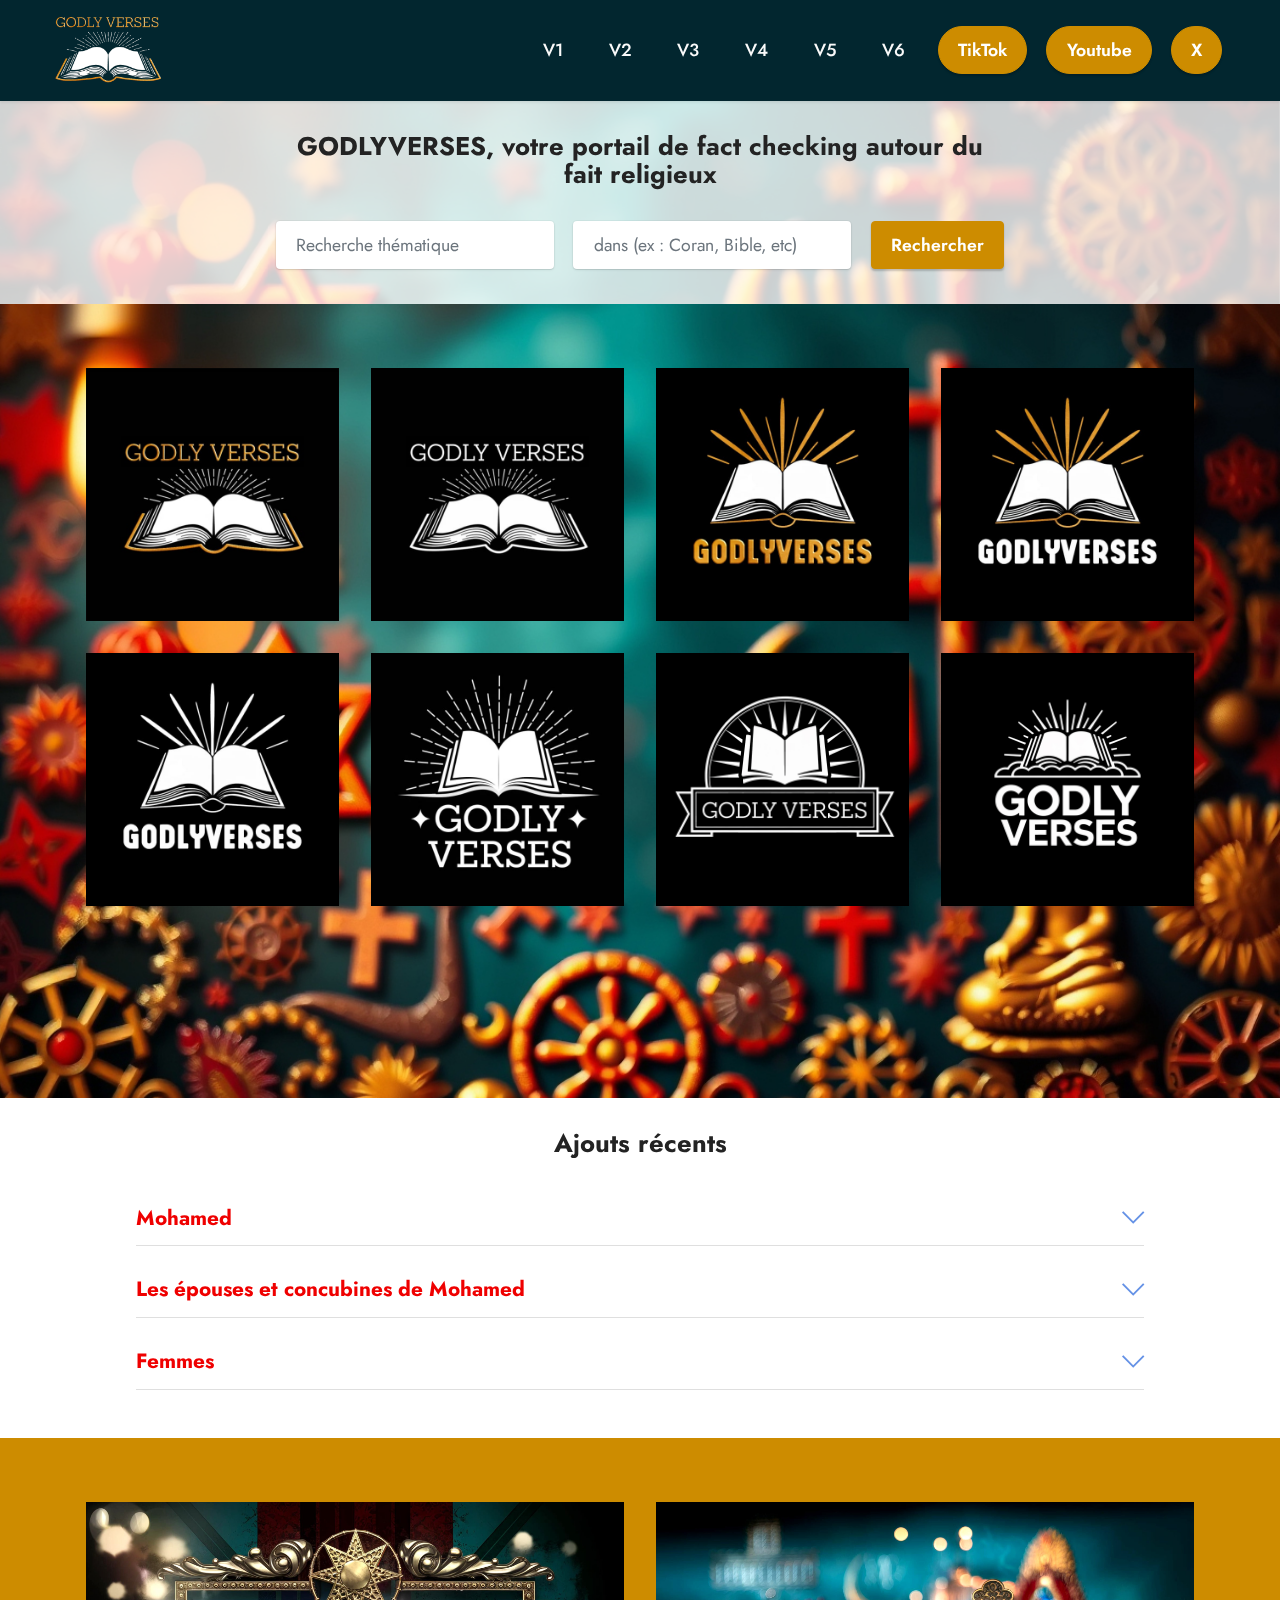
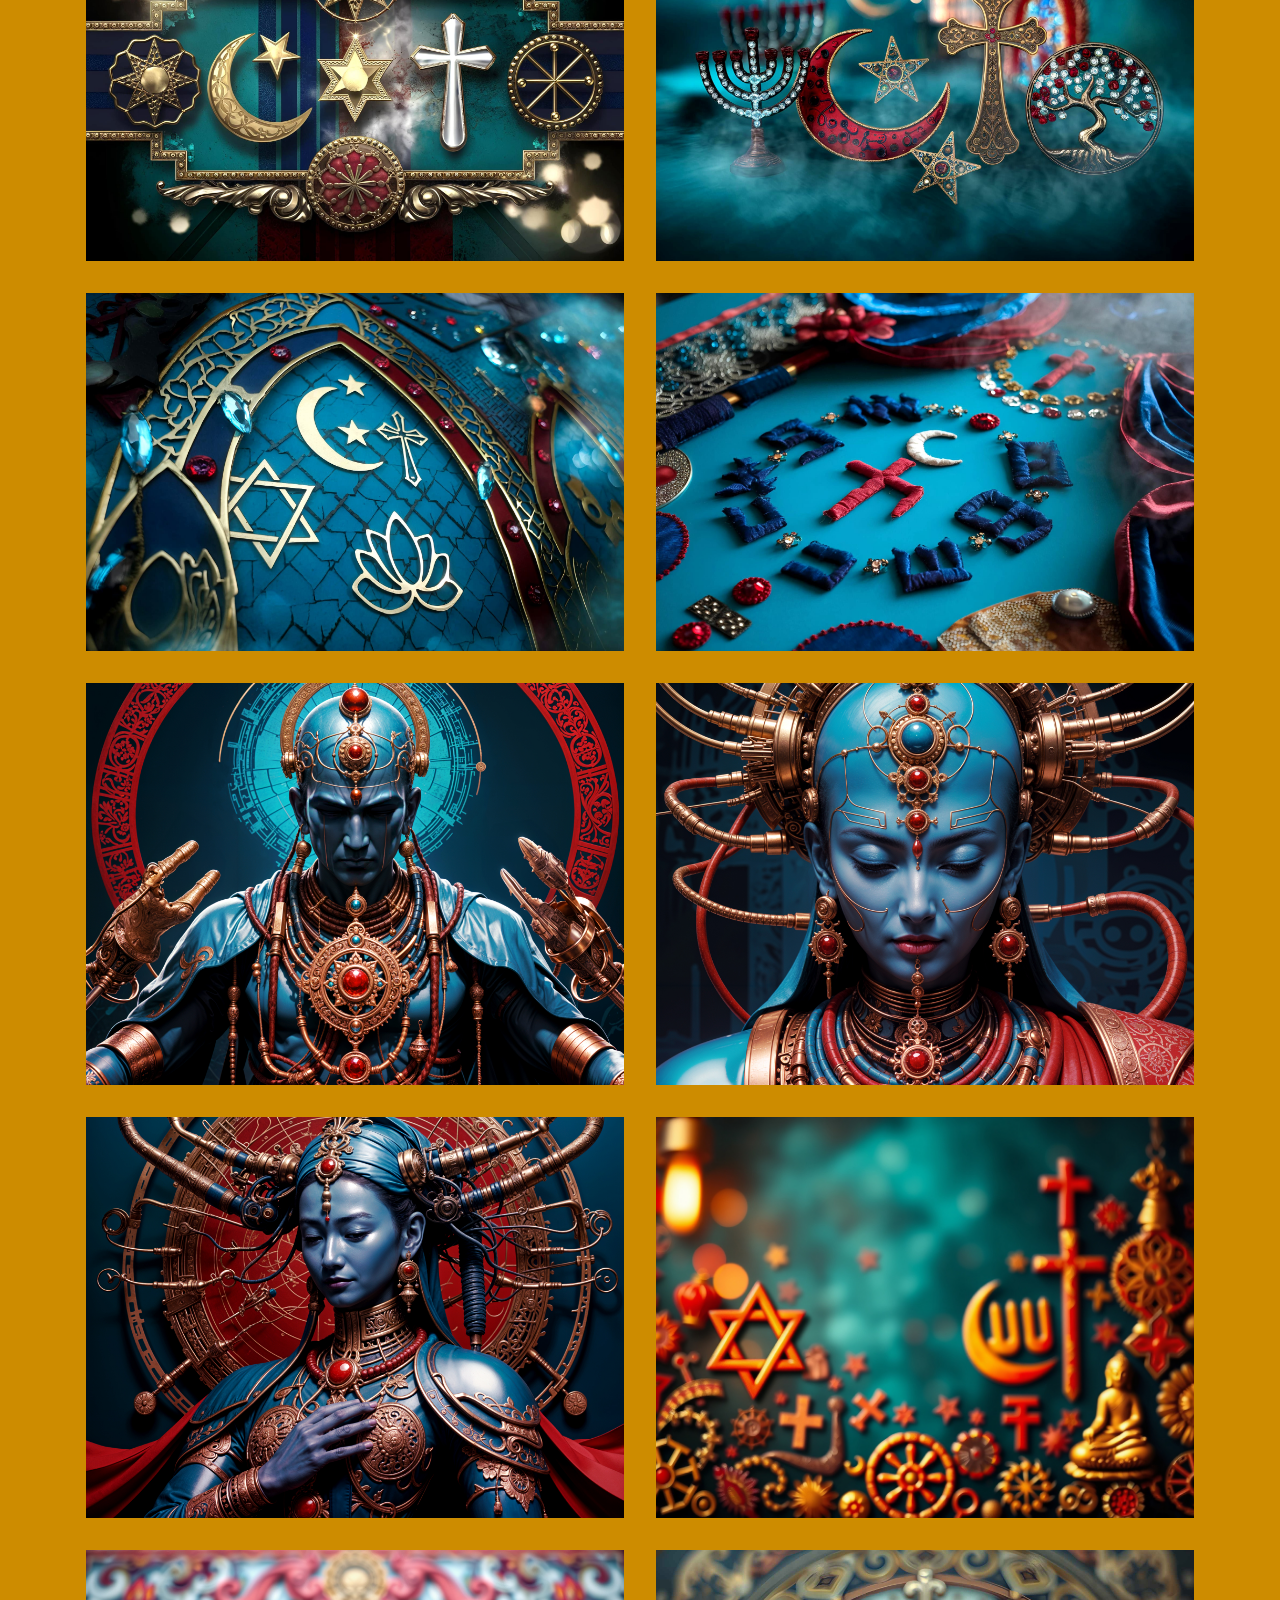
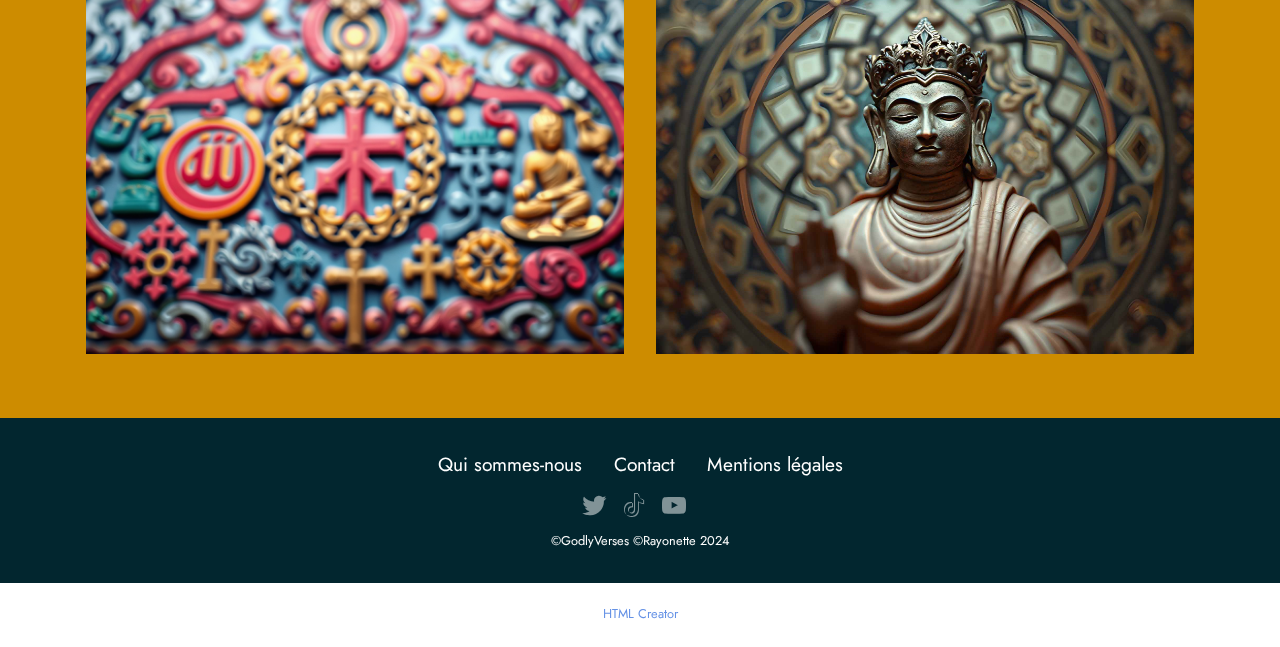
<file: page4.html>
<!DOCTYPE html>
<html  >
<head>
  <!-- Site made with Mobirise Website Builder v5.8.9, https://mobirise.com -->
  <meta charset="UTF-8">
  <meta http-equiv="X-UA-Compatible" content="IE=edge">
  <meta name="generator" content="Mobirise v5.8.9, mobirise.com">
  <meta name="viewport" content="width=device-width, initial-scale=1, minimum-scale=1">
  <link rel="shortcut icon" href="assets/images/godlyverses-logo-07-gold-204x137.png" type="image/x-icon">
  <meta name="description" content="">
  
  
  <title>V5</title>
  <link rel="stylesheet" href="assets/web/assets/mobirise-icons2/mobirise2.css">
  <link rel="stylesheet" href="assets/web/assets/mobirise-icons/mobirise-icons.css">
  <link rel="stylesheet" href="assets/bootstrap/css/bootstrap.min.css">
  <link rel="stylesheet" href="assets/bootstrap/css/bootstrap-grid.min.css">
  <link rel="stylesheet" href="assets/bootstrap/css/bootstrap-reboot.min.css">
  <link rel="stylesheet" href="assets/parallax/jarallax.css">
  <link rel="stylesheet" href="assets/dropdown/css/style.css">
  <link rel="stylesheet" href="assets/socicon/css/styles.css">
  <link rel="stylesheet" href="assets/theme/css/style.css">
  <link rel="preload" href="https://fonts.googleapis.com/css?family=Jost:100,200,300,400,500,600,700,800,900,100i,200i,300i,400i,500i,600i,700i,800i,900i&display=swap" as="style" onload="this.onload=null;this.rel='stylesheet'">
  <noscript><link rel="stylesheet" href="https://fonts.googleapis.com/css?family=Jost:100,200,300,400,500,600,700,800,900,100i,200i,300i,400i,500i,600i,700i,800i,900i&display=swap"></noscript>
  <link rel="preload" as="style" href="assets/mobirise/css/mbr-additional.css"><link rel="stylesheet" href="assets/mobirise/css/mbr-additional.css" type="text/css">

  
  
  
</head>
<body>
  
  <section data-bs-version="5.1" class="menu menu1 cid-upAdXHHUfK" once="menu" id="menu1-l">
    

    <nav class="navbar navbar-dropdown navbar-expand-lg">
        <div class="container-fluid">
            <div class="navbar-brand">
                <span class="navbar-logo">
                    <a href="index.html">
                        <img src="assets/images/godlyverses-logo-07-gold-204x137.png" alt="GodlyVerses_Logo" style="height: 5rem;">
                    </a>
                </span>
                
            </div>
            <button class="navbar-toggler" type="button" data-toggle="collapse" data-bs-toggle="collapse" data-target="#navbarSupportedContent" data-bs-target="#navbarSupportedContent" aria-controls="navbarNavAltMarkup" aria-expanded="false" aria-label="Toggle navigation">
                <div class="hamburger">
                    <span></span>
                    <span></span>
                    <span></span>
                    <span></span>
                </div>
            </button>
            <div class="collapse navbar-collapse" id="navbarSupportedContent">
                <ul class="navbar-nav nav-dropdown" data-app-modern-menu="true"><li class="nav-item"><a class="nav-link link text-white text-primary display-4" href="index.html">V1</a></li>
                    <li class="nav-item"><a class="nav-link link text-white text-primary display-4" href="page1.html">V2</a></li>
                    <li class="nav-item"><a class="nav-link link text-white text-primary display-4" href="page2.html">V3</a>
                    </li><li class="nav-item"><a class="nav-link link text-white text-primary display-4" href="page3.html">V4</a></li><li class="nav-item"><a class="nav-link link text-white text-primary display-4" href="page4.html">V5</a></li><li class="nav-item"><a class="nav-link link text-white text-primary display-4" href="page5.html">V6</a></li></ul>
                
                <div class="navbar-buttons mbr-section-btn"><a class="btn btn-warning display-4" href="index.html">TikTok</a> <a class="btn btn-warning display-4" href="index.html">Youtube</a> <a class="btn btn-warning display-4" href="index.html">X</a></div>
            </div>
        </div>
    </nav>
</section>

<section data-bs-version="5.1" class="form2 cid-upQo6rhXci mbr-parallax-background" id="form2-15">

    

    
    <div class="mbr-overlay" style="opacity: 0.8; background-color: rgb(255, 255, 255);"></div>
    <div class="container">
        <div class="row justify-content-center">
            <div class="col-lg-8 mx-auto mbr-form" data-form-type="formoid">
                <form action="https://mobirise.eu/" method="POST" class="mbr-form form-with-styler" data-form-title="Form Name"><input type="hidden" name="email" data-form-email="true" value="JPtYpAypAkWJvqCftARjdODvOW4VhIddP4laOlZpDEZ/DQjJpJTwioeXlyrLPEtlQe38+ScnijhXUb+Xe4Si8S3mkRWjHjuAvqOBbpqeJ9OJTK4amqv0Xla8hF+WsrtZ">
                    <div class="row">
                        <div hidden="hidden" data-form-alert="" class="alert alert-success col-12">Thanks for filling out the form!</div>
                        <div hidden="hidden" data-form-alert-danger="" class="alert alert-danger col-12">
                            Oops...! some problem!
                        </div>
                    </div>
                    <div class="dragArea row">
                        <div class="col-lg-12 col-md-12 col-sm-12">
                            <h1 class="mbr-section-title mb-4 align-center mbr-fonts-style display-1">
                                <strong>GODLYVERSES, votre portail de fact checking autour du fait religieux</strong></h1>
                        </div>
                        <div class="col-lg-12 col-md-12 col-sm-12">
                            
                        </div>
                        <div class="col-lg col-md col-12 form-group mb-3" data-for="email">
                            <input type="text" name="name" placeholder="Recherche thématique" data-form-field="name" class="form-control" id="name-form2-15">
                        </div>
                        <div class="col-lg col-md col-12 form-group mb-3" data-for="email">
                            <input type="email" name="email" placeholder="dans (ex : Coran, Bible, etc)" data-form-field="email" class="form-control" id="email-form2-15">
                        </div>
                        <div class="mbr-section-btn col-md-auto col"><button type="submit" class="btn btn-warning display-4">Rechercher</button></div>
                    </div>
                </form>
            </div>
        </div>
    </div>
</section>

<section data-bs-version="5.1" class="gallery5 mbr-gallery cid-upRb1nMRVz" id="gallery5-1l">
    

    
    

    <div class="container">
        <div class="mbr-section-head">
            <h3 class="mbr-section-title mbr-fonts-style align-center m-0 display-2"></h3>
            <h4 class="mbr-section-subtitle mbr-fonts-style align-center mb-0 mt-2 display-5"></h4>
        </div>
        <div class="row mbr-gallery mt-4">
            <div class="col-12 col-md-6 col-lg-3 item gallery-image active">
                <div class="item-wrapper" data-toggle="modal" data-bs-toggle="modal" data-target="#upRiTW71Un-modal" data-bs-target="#upRiTW71Un-modal">
                    <img class="w-100" src="assets/images/godlyverses-logo-07-gold-596x596.jpg" alt="" data-slide-to="0" data-bs-slide-to="0" data-target="#lb-upRiTW71Un" data-bs-target="#lb-upRiTW71Un">
                    <div class="icon-wrapper">
                        <span class="mobi-mbri mobi-mbri-search mbr-iconfont mbr-iconfont-btn"></span>
                    </div>
                </div>
                
            </div><div class="col-12 col-md-6 col-lg-3 item gallery-image active">
                <div class="item-wrapper" data-toggle="modal" data-bs-toggle="modal" data-target="#upRiTW71Un-modal" data-bs-target="#upRiTW71Un-modal">
                    <img class="w-100" src="assets/images/godlyverses-logo-7-596x596.jpg" alt="" data-slide-to="1" data-bs-slide-to="1" data-target="#lb-upRiTW71Un" data-bs-target="#lb-upRiTW71Un">
                    <div class="icon-wrapper">
                        <span class="mobi-mbri mobi-mbri-search mbr-iconfont mbr-iconfont-btn"></span>
                    </div>
                </div>
                
            </div><div class="col-12 col-md-6 col-lg-3 item gallery-image">
                <div class="item-wrapper" data-toggle="modal" data-bs-toggle="modal" data-target="#upRiTW71Un-modal" data-bs-target="#upRiTW71Un-modal">
                    <img class="w-100" src="assets/images/godlyverses-logo-01-gold-3-596x596.jpg" alt="" data-slide-to="2" data-bs-slide-to="2" data-target="#lb-upRiTW71Un" data-bs-target="#lb-upRiTW71Un">
                    <div class="icon-wrapper">
                        <span class="mobi-mbri mobi-mbri-search mbr-iconfont mbr-iconfont-btn"></span>
                    </div>
                </div>
                
            </div><div class="col-12 col-md-6 col-lg-3 item gallery-image">
                <div class="item-wrapper" data-toggle="modal" data-bs-toggle="modal" data-target="#upRiTW71Un-modal" data-bs-target="#upRiTW71Un-modal">
                    <img class="w-100" src="assets/images/godlyverses-logo-01-gold-4-596x596.jpg" alt="" data-slide-to="3" data-bs-slide-to="3" data-target="#lb-upRiTW71Un" data-bs-target="#lb-upRiTW71Un">
                    <div class="icon-wrapper">
                        <span class="mobi-mbri mobi-mbri-search mbr-iconfont mbr-iconfont-btn"></span>
                    </div>
                </div>
                
            </div><div class="col-12 col-md-6 col-lg-3 item gallery-image">
                <div class="item-wrapper" data-toggle="modal" data-bs-toggle="modal" data-target="#upRiTW71Un-modal" data-bs-target="#upRiTW71Un-modal">
                    <img class="w-100" src="assets/images/godlyverses-logo-1-596x596.jpg" alt="" data-slide-to="4" data-bs-slide-to="4" data-target="#lb-upRiTW71Un" data-bs-target="#lb-upRiTW71Un">
                    <div class="icon-wrapper">
                        <span class="mobi-mbri mobi-mbri-search mbr-iconfont mbr-iconfont-btn"></span>
                    </div>
                </div>
                
            </div><div class="col-12 col-md-6 col-lg-3 item gallery-image">
                <div class="item-wrapper" data-toggle="modal" data-bs-toggle="modal" data-target="#upRiTW71Un-modal" data-bs-target="#upRiTW71Un-modal">
                    <img class="w-100" src="assets/images/3bxxsk-jqck2taiwiw-2yw-596x596.jpg" alt="" data-slide-to="5" data-bs-slide-to="5" data-target="#lb-upRiTW71Un" data-bs-target="#lb-upRiTW71Un">
                    <div class="icon-wrapper">
                        <span class="mobi-mbri mobi-mbri-search mbr-iconfont mbr-iconfont-btn"></span>
                    </div>
                </div>
                
            </div><div class="col-12 col-md-6 col-lg-3 item gallery-image">
                <div class="item-wrapper" data-toggle="modal" data-bs-toggle="modal" data-target="#upRiTW71Un-modal" data-bs-target="#upRiTW71Un-modal">
                    <img class="w-100" src="assets/images/godlyverses-logo-2.jpg" alt="" data-slide-to="6" data-bs-slide-to="6" data-target="#lb-upRiTW71Un" data-bs-target="#lb-upRiTW71Un">
                    <div class="icon-wrapper">
                        <span class="mobi-mbri mobi-mbri-search mbr-iconfont mbr-iconfont-btn"></span>
                    </div>
                </div>
                
            </div>
            
            
            <div class="col-12 col-md-6 col-lg-3 item gallery-image">
                <div class="item-wrapper" data-toggle="modal" data-bs-toggle="modal" data-target="#upRiTW71Un-modal" data-bs-target="#upRiTW71Un-modal">
                    <img class="w-100" src="assets/images/godlyverses-logo-4.jpg" alt="" data-slide-to="7" data-bs-slide-to="7" data-target="#lb-upRiTW71Un" data-bs-target="#lb-upRiTW71Un">
                    <div class="icon-wrapper">
                        <span class="mobi-mbri mobi-mbri-search mbr-iconfont mbr-iconfont-btn"></span>
                    </div>
                </div>
                
            </div>
        </div>

        <div class="modal mbr-slider" tabindex="-1" role="dialog" aria-hidden="true" id="upRiTW71Un-modal">
            <div class="modal-dialog" role="document">
                <div class="modal-content">
                    <div class="modal-body">
                        <div class="carousel slide" id="lb-upRiTW71Un" data-interval="5000" data-bs-interval="5000">
                            <div class="carousel-inner">
                                <div class="carousel-item active">
                                    <img class="d-block w-100" src="assets/images/godlyverses-logo-07-gold-596x596.jpg" alt="Mobirise Website Builder">
                                </div><div class="carousel-item">
                                    <img class="d-block w-100" src="assets/images/godlyverses-logo-7-596x596.jpg" alt="Mobirise Website Builder">
                                </div><div class="carousel-item">
                                    <img class="d-block w-100" src="assets/images/godlyverses-logo-01-gold-3-596x596.jpg" alt="Mobirise Website Builder">
                                </div><div class="carousel-item">
                                    <img class="d-block w-100" src="assets/images/godlyverses-logo-01-gold-4-596x596.jpg" alt="Mobirise Website Builder">
                                </div><div class="carousel-item">
                                    <img class="d-block w-100" src="assets/images/godlyverses-logo-1-596x596.jpg" alt="Mobirise Website Builder">
                                </div><div class="carousel-item">
                                    <img class="d-block w-100" src="assets/images/3bxxsk-jqck2taiwiw-2yw-596x596.jpg" alt="Mobirise Website Builder">
                                </div><div class="carousel-item">
                                    <img class="d-block w-100" src="assets/images/godlyverses-logo-2.jpg" alt="Mobirise Website Builder">
                                </div>
                                
                                
                                <div class="carousel-item">
                                    <img class="d-block w-100" src="assets/images/godlyverses-logo-4.jpg" alt="Mobirise Website Builder">
                                </div>
                            </div>
                            <ol class="carousel-indicators">
                                <li data-slide-to="0" data-bs-slide-to="0" class="active" data-target="#lb-upRiTW71Un" data-bs-target="#lb-upRiTW71Un"></li><li data-slide-to="1" data-bs-slide-to="1" class="" data-target="#lb-upRiTW71Un" data-bs-target="#lb-upRiTW71Un"></li><li data-slide-to="2" data-bs-slide-to="2" class="" data-target="#lb-upRiTW71Un" data-bs-target="#lb-upRiTW71Un"></li><li data-slide-to="3" data-bs-slide-to="3" class="" data-target="#lb-upRiTW71Un" data-bs-target="#lb-upRiTW71Un"></li><li data-slide-to="4" data-bs-slide-to="4" class="" data-target="#lb-upRiTW71Un" data-bs-target="#lb-upRiTW71Un"></li><li data-slide-to="5" data-bs-slide-to="5" class="" data-target="#lb-upRiTW71Un" data-bs-target="#lb-upRiTW71Un"></li><li data-slide-to="6" data-bs-slide-to="6" class="" data-target="#lb-upRiTW71Un" data-bs-target="#lb-upRiTW71Un"></li>
                                <li data-slide-to="7" data-bs-slide-to="7" data-target="#lb-upRiTW71Un" data-bs-target="#lb-upRiTW71Un"></li>
                                
                                
                            </ol>
                            <a role="button" href="" class="close" data-dismiss="modal" data-bs-dismiss="modal" aria-label="Close">
                            </a>
                            <a class="carousel-control-prev carousel-control" role="button" data-slide="prev" data-bs-slide="prev" href="#lb-upRiTW71Un">
                                <span class="mobi-mbri mobi-mbri-arrow-prev" aria-hidden="true"></span>
                                <span class="sr-only visually-hidden">Previous</span>
                            </a>
                            <a class="carousel-control-next carousel-control" role="button" data-slide="next" data-bs-slide="next" href="#lb-upRiTW71Un">
                                <span class="mobi-mbri mobi-mbri-arrow-next" aria-hidden="true"></span>
                                <span class="sr-only visually-hidden">Next</span>
                            </a>
                        </div>
                    </div>
                </div>
            </div>
        </div>
    </div>
</section>

<section data-bs-version="5.1" class="content17 cid-upAdXJ2oLm" id="content17-o">

    

    
    
    
    <div class="container-fluid">
        
            <div class="row justify-content-center">
                <div class="col-12 col-md-10">
                    <div class="section-head align-center mb-4">
                        <h3 class="mbr-section-title mb-0 mbr-fonts-style display-1">
                            <strong>Ajouts récents</strong></h3>
                        
                    </div>
                    
                    <div id="bootstrap-toggle" class="toggle-panel accordionStyles tab-content">
                        <div class="card mb-3">
                            <div class="card-header" role="tab" id="headingOne">
                                <a role="button" class="collapsed panel-title text-black" data-toggle="collapse" data-bs-toggle="collapse" data-core="" href="#collapse1_27" aria-expanded="false" aria-controls="collapse1">
                                    <h6 class="panel-title-edit mbr-fonts-style mb-0 display-2"><strong>Mohamed</strong>
                                </h6>
                                    <span class="sign mbr-iconfont mbri-arrow-down"></span>
                                </a>
                            </div>
                            <div id="collapse1_27" class="panel-collapse noScroll collapse" role="tabpanel" aria-labelledby="headingOne">
                                <div class="panel-body">
                                    <p class="mbr-fonts-style panel-text display-2">Xoxoxoxoxoxoxoxoxoxoxoxoxoxoxoxo<br>Xoxoxoxoxoxoxoxoxoxo<br>Xoxoxoxoxoxoxoxoxoxoxoxoxoxo<br></p>
                                </div>
                            </div>
                        </div>
                        <div class="card mb-3">
                            <div class="card-header" role="tab" id="headingTwo">
                                <a role="button" class="collapsed panel-title text-black" data-toggle="collapse" data-bs-toggle="collapse" data-core="" href="#collapse2_27" aria-expanded="false" aria-controls="collapse2">
                                    <h6 class="panel-title-edit mbr-fonts-style mb-0 display-2"><strong>Les épouses et concubines de Mohamed</strong></h6>
                                    <span class="sign mbr-iconfont mbri-arrow-down"></span>
                                </a>

                            </div>
                            <div id="collapse2_27" class="panel-collapse noScroll collapse" role="tabpanel" aria-labelledby="headingTwo">
                                <div class="panel-body">
                                    <p class="mbr-fonts-style panel-text display-2">Xoxoxoxoxoxoxoxoxoxoxoxoxoxoxoxo
<br>Xoxoxoxoxoxoxoxoxoxo
<br>Xoxoxoxoxoxoxoxoxoxoxoxoxoxo</p>
                                </div>
                            </div>
                        </div>
                        <div class="card mb-3">
                            <div class="card-header" role="tab" id="headingThree">
                                <a role="button" class="collapsed panel-title text-black" data-toggle="collapse" data-bs-toggle="collapse" data-core="" href="#collapse3_27" aria-expanded="false" aria-controls="collapse3">
                                    <h6 class="panel-title-edit mbr-fonts-style mb-0 display-2"><strong>Femmes</strong></h6>
                                    <span class="sign mbr-iconfont mbri-arrow-down"></span>
                                </a>
                            </div>
                            <div id="collapse3_27" class="panel-collapse noScroll collapse" role="tabpanel" aria-labelledby="headingThree">
                                <div class="panel-body">
                                    <p class="mbr-fonts-style panel-text display-2">Xoxoxoxoxoxoxoxoxoxoxoxoxoxoxoxo
<br>Xoxoxoxoxoxoxoxoxoxo
<br>Xoxoxoxoxoxoxoxoxoxoxoxoxoxo</p>
                                </div>
                            </div>
                        </div>
                        
                        
                        
                    </div>
                </div>
            </div>
        </div>
</section>

<section data-bs-version="5.1" class="gallery4 mbr-gallery cid-upQsbsUrI4" id="gallery4-1f">
    

    
    

    <div class="container">
        
        <div class="row mbr-gallery mt-4">
            <div class="col-12 col-md-6 col-lg-6 item gallery-image active">
                <div class="item-wrapper" data-toggle="modal" data-bs-toggle="modal" data-target="#upRiTWWNEf-modal" data-bs-target="#upRiTWWNEf-modal">
                    <img class="w-100" src="assets/images/big-14-2048x1365.jpg" alt="Mobirise Website Builder" data-slide-to="0" data-bs-slide-to="0" data-target="#lb-upRiTWWNEf" data-bs-target="#lb-upRiTWWNEf">
                    <div class="icon-wrapper">
                        <span class="mobi-mbri mobi-mbri-search mbr-iconfont mbr-iconfont-btn"></span>
                    </div>
                </div>
                
            </div><div class="col-12 col-md-6 col-lg-6 item gallery-image">
                <div class="item-wrapper" data-toggle="modal" data-bs-toggle="modal" data-target="#upRiTWWNEf-modal" data-bs-target="#upRiTWWNEf-modal">
                    <img class="w-100" src="assets/images/big-8-2000x1333.jpg" alt="Mobirise Website Builder" data-slide-to="1" data-bs-slide-to="1" data-target="#lb-upRiTWWNEf" data-bs-target="#lb-upRiTWWNEf">
                    <div class="icon-wrapper">
                        <span class="mobi-mbri mobi-mbri-search mbr-iconfont mbr-iconfont-btn"></span>
                    </div>
                </div>
                
            </div><div class="col-12 col-md-6 col-lg-6 item gallery-image">
                <div class="item-wrapper" data-toggle="modal" data-bs-toggle="modal" data-target="#upRiTWWNEf-modal" data-bs-target="#upRiTWWNEf-modal">
                    <img class="w-100" src="assets/images/big-5-2000x1333.jpg" alt="Mobirise Website Builder" data-slide-to="2" data-bs-slide-to="2" data-target="#lb-upRiTWWNEf" data-bs-target="#lb-upRiTWWNEf">
                    <div class="icon-wrapper">
                        <span class="mobi-mbri mobi-mbri-search mbr-iconfont mbr-iconfont-btn"></span>
                    </div>
                </div>
                
            </div><div class="col-12 col-md-6 col-lg-6 item gallery-image">
                <div class="item-wrapper" data-toggle="modal" data-bs-toggle="modal" data-target="#upRiTWWNEf-modal" data-bs-target="#upRiTWWNEf-modal">
                    <img class="w-100" src="assets/images/big-4-2000x1333.jpg" alt="Mobirise Website Builder" data-slide-to="3" data-bs-slide-to="3" data-target="#lb-upRiTWWNEf" data-bs-target="#lb-upRiTWWNEf">
                    <div class="icon-wrapper">
                        <span class="mobi-mbri mobi-mbri-search mbr-iconfont mbr-iconfont-btn"></span>
                    </div>
                </div>
                
            </div><div class="col-12 col-md-6 col-lg-6 item gallery-image">
                <div class="item-wrapper" data-toggle="modal" data-bs-toggle="modal" data-target="#upRiTWWNEf-modal" data-bs-target="#upRiTWWNEf-modal">
                    <img class="w-100" src="assets/images/ok-1.jpg" alt="Mobirise Website Builder" data-slide-to="4" data-bs-slide-to="4" data-target="#lb-upRiTWWNEf" data-bs-target="#lb-upRiTWWNEf">
                    <div class="icon-wrapper">
                        <span class="mobi-mbri mobi-mbri-search mbr-iconfont mbr-iconfont-btn"></span>
                    </div>
                </div>
                
            </div>
            <div class="col-12 col-md-6 col-lg-6 item gallery-image">
                <div class="item-wrapper" data-toggle="modal" data-bs-toggle="modal" data-target="#upRiTWWNEf-modal" data-bs-target="#upRiTWWNEf-modal">
                    <img class="w-100" src="assets/images/ok-2.jpg" alt="Mobirise Website Builder" data-slide-to="5" data-bs-slide-to="5" data-target="#lb-upRiTWWNEf" data-bs-target="#lb-upRiTWWNEf">
                    <div class="icon-wrapper">
                        <span class="mobi-mbri mobi-mbri-search mbr-iconfont mbr-iconfont-btn"></span>
                    </div>
                </div>
                
            </div>
            <div class="col-12 col-md-6 col-lg-6 item gallery-image">
                <div class="item-wrapper" data-toggle="modal" data-bs-toggle="modal" data-target="#upRiTWWNEf-modal" data-bs-target="#upRiTWWNEf-modal">
                    <img class="w-100" src="assets/images/ok-3.jpg" alt="Mobirise Website Builder" data-slide-to="6" data-bs-slide-to="6" data-target="#lb-upRiTWWNEf" data-bs-target="#lb-upRiTWWNEf">
                    <div class="icon-wrapper">
                        <span class="mobi-mbri mobi-mbri-search mbr-iconfont mbr-iconfont-btn"></span>
                    </div>
                </div>
                
            </div>
            <div class="col-12 col-md-6 col-lg-6 item gallery-image">
                <div class="item-wrapper" data-toggle="modal" data-bs-toggle="modal" data-target="#upRiTWWNEf-modal" data-bs-target="#upRiTWWNEf-modal">
                    <img class="w-100" src="assets/images/178de916cdbdff4b1cd810622fdc6873-1.jpg" alt="Mobirise Website Builder" data-slide-to="7" data-bs-slide-to="7" data-target="#lb-upRiTWWNEf" data-bs-target="#lb-upRiTWWNEf">
                    <div class="icon-wrapper">
                        <span class="mobi-mbri mobi-mbri-search mbr-iconfont mbr-iconfont-btn"></span>
                    </div>
                </div>
                
            </div><div class="col-12 col-md-6 col-lg-6 item gallery-image">
                <div class="item-wrapper" data-toggle="modal" data-bs-toggle="modal" data-target="#upRiTWWNEf-modal" data-bs-target="#upRiTWWNEf-modal">
                    <img class="w-100" src="assets/images/4145d7a77cca2386e6c6b95e9145bcc5-1.jpg" alt="Mobirise Website Builder" data-slide-to="8" data-bs-slide-to="8" data-target="#lb-upRiTWWNEf" data-bs-target="#lb-upRiTWWNEf">
                    <div class="icon-wrapper">
                        <span class="mobi-mbri mobi-mbri-search mbr-iconfont mbr-iconfont-btn"></span>
                    </div>
                </div>
                
            </div><div class="col-12 col-md-6 col-lg-6 item gallery-image">
                <div class="item-wrapper" data-toggle="modal" data-bs-toggle="modal" data-target="#upRiTWWNEf-modal" data-bs-target="#upRiTWWNEf-modal">
                    <img class="w-100" src="assets/images/1727427296221.jpg" alt="Mobirise Website Builder" data-slide-to="9" data-bs-slide-to="9" data-target="#lb-upRiTWWNEf" data-bs-target="#lb-upRiTWWNEf">
                    <div class="icon-wrapper">
                        <span class="mobi-mbri mobi-mbri-search mbr-iconfont mbr-iconfont-btn"></span>
                    </div>
                </div>
                
            </div>
        </div>

        <div class="modal mbr-slider" tabindex="-1" role="dialog" aria-hidden="true" id="upRiTWWNEf-modal">
            <div class="modal-dialog" role="document">
                <div class="modal-content">
                    <div class="modal-body">
                        <div class="carousel slide" id="lb-upRiTWWNEf" data-interval="5000" data-bs-interval="5000">
                            <div class="carousel-inner">
                                <div class="carousel-item active">
                                    <img class="d-block w-100" src="assets/images/big-14-2048x1365.jpg" alt="Mobirise Website Builder">
                                </div><div class="carousel-item">
                                    <img class="d-block w-100" src="assets/images/big-8-2000x1333.jpg" alt="Mobirise Website Builder">
                                </div><div class="carousel-item">
                                    <img class="d-block w-100" src="assets/images/big-5-2000x1333.jpg" alt="Mobirise Website Builder">
                                </div><div class="carousel-item">
                                    <img class="d-block w-100" src="assets/images/big-4-2000x1333.jpg" alt="Mobirise Website Builder">
                                </div><div class="carousel-item">
                                    <img class="d-block w-100" src="assets/images/ok-1.jpg" alt="Mobirise Website Builder">
                                </div>
                                <div class="carousel-item">
                                    <img class="d-block w-100" src="assets/images/ok-2.jpg" alt="Mobirise Website Builder">
                                </div>
                                <div class="carousel-item">
                                    <img class="d-block w-100" src="assets/images/ok-3.jpg" alt="Mobirise Website Builder">
                                </div>
                                <div class="carousel-item">
                                    <img class="d-block w-100" src="assets/images/178de916cdbdff4b1cd810622fdc6873-1.jpg" alt="Mobirise Website Builder">
                                </div><div class="carousel-item">
                                    <img class="d-block w-100" src="assets/images/4145d7a77cca2386e6c6b95e9145bcc5-1.jpg" alt="Mobirise Website Builder">
                                </div><div class="carousel-item">
                                    <img class="d-block w-100" src="assets/images/1727427296221.jpg" alt="Mobirise Website Builder">
                                </div>
                            </div>
                            <ol class="carousel-indicators">
                                <li data-slide-to="0" data-bs-slide-to="0" class="active" data-target="#lb-upRiTWWNEf" data-bs-target="#lb-upRiTWWNEf"></li><li data-slide-to="1" data-bs-slide-to="1" class="" data-target="#lb-upRiTWWNEf" data-bs-target="#lb-upRiTWWNEf"></li><li data-slide-to="2" data-bs-slide-to="2" class="" data-target="#lb-upRiTWWNEf" data-bs-target="#lb-upRiTWWNEf"></li><li data-slide-to="3" data-bs-slide-to="3" class="" data-target="#lb-upRiTWWNEf" data-bs-target="#lb-upRiTWWNEf"></li><li data-slide-to="4" data-bs-slide-to="4" class="" data-target="#lb-upRiTWWNEf" data-bs-target="#lb-upRiTWWNEf"></li>
                                <li data-slide-to="5" data-bs-slide-to="5" data-target="#lb-upRiTWWNEf" data-bs-target="#lb-upRiTWWNEf"></li>
                                <li data-slide-to="6" data-bs-slide-to="6" data-target="#lb-upRiTWWNEf" data-bs-target="#lb-upRiTWWNEf"></li>
                                <li data-slide-to="7" data-bs-slide-to="7" data-target="#lb-upRiTWWNEf" data-bs-target="#lb-upRiTWWNEf"></li><li data-slide-to="8" data-bs-slide-to="8" data-target="#lb-upRiTWWNEf" data-bs-target="#lb-upRiTWWNEf"></li><li data-slide-to="9" data-bs-slide-to="9" data-target="#lb-upRiTWWNEf" data-bs-target="#lb-upRiTWWNEf"></li>
                            </ol>
                            <a role="button" href="" class="close" data-dismiss="modal" data-bs-dismiss="modal" aria-label="Close">
                            </a>
                            <a class="carousel-control-prev carousel-control" role="button" data-slide="prev" data-bs-slide="prev" href="#lb-upRiTWWNEf">
                                <span class="mobi-mbri mobi-mbri-arrow-prev" aria-hidden="true"></span>
                                <span class="sr-only visually-hidden">Previous</span>
                            </a>
                            <a class="carousel-control-next carousel-control" role="button" data-slide="next" data-bs-slide="next" href="#lb-upRiTWWNEf">
                                <span class="mobi-mbri mobi-mbri-arrow-next" aria-hidden="true"></span>
                                <span class="sr-only visually-hidden">Next</span>
                            </a>
                        </div>
                    </div>
                </div>
            </div>
        </div>
    </div>
</section>

<section data-bs-version="5.1" class="footer3 cid-upAdXJk3jo" once="footers" id="footer3-p">

    

    

    <div class="container">
        <div class="media-container-row align-center mbr-white">
            <div class="row row-links">
                <ul class="foot-menu">
                    
                    
                    
                    
                    
                <li class="foot-menu-item mbr-fonts-style display-5">Qui sommes-nous</li><li class="foot-menu-item mbr-fonts-style display-5">Contact</li><li class="foot-menu-item mbr-fonts-style display-5">Mentions légales</li></ul>
            </div>
            <div class="row social-row">
                <div class="social-list align-right pb-2">
                    
                    
                    
                    
                    
                    
                <div class="soc-item">
                        <a href="https://twitter.com/mobirise" target="_blank">
                            <span class="socicon-twitter socicon mbr-iconfont mbr-iconfont-social"></span>
                        </a>
                    </div><div class="soc-item">
                        <a href="https://www.facebook.com/pages/Mobirise/1616226671953247" target="_blank">
                            <span class="mbr-iconfont mbr-iconfont-social socicon-tiktok socicon"></span>
                        </a>
                    </div><div class="soc-item">
                        <a href="https://www.youtube.com/c/mobirise" target="_blank">
                            <span class="socicon-youtube socicon mbr-iconfont mbr-iconfont-social"></span>
                        </a>
                    </div></div>
            </div>
            <div class="row row-copirayt">
                <p class="mbr-text mb-0 mbr-fonts-style mbr-white align-center display-7">
                    ©GodlyVerses ©Rayonette 2024</p>
            </div>
        </div>
    </div>
</section><section class="display-7" style="padding: 0;align-items: center;justify-content: center;flex-wrap: wrap;    align-content: center;display: flex;position: relative;height: 4rem;"><a href="https://mobiri.se/1248301" style="flex: 1 1;height: 4rem;position: absolute;width: 100%;z-index: 1;"><img alt="" style="height: 4rem;" src="[data-uri]"></a><p style="margin: 0;text-align: center;" class="display-7">&#8204;</p><a style="z-index:1" href="https://mobirise.com/html-builder.html">HTML Creator</a></section><script src="assets/bootstrap/js/bootstrap.bundle.min.js"></script>  <script src="assets/parallax/jarallax.js"></script>  <script src="assets/smoothscroll/smooth-scroll.js"></script>  <script src="assets/ytplayer/index.js"></script>  <script src="assets/dropdown/js/navbar-dropdown.js"></script>  <script src="assets/mbr-switch-arrow/mbr-switch-arrow.js"></script>  <script src="assets/theme/js/script.js"></script>  <script src="assets/formoid/formoid.min.js"></script>  
  
  
 <div id="scrollToTop" class="scrollToTop mbr-arrow-up"><a style="text-align: center;"><i class="mbr-arrow-up-icon mbr-arrow-up-icon-cm cm-icon cm-icon-smallarrow-up"></i></a></div>
  </body>
</html>
</file>
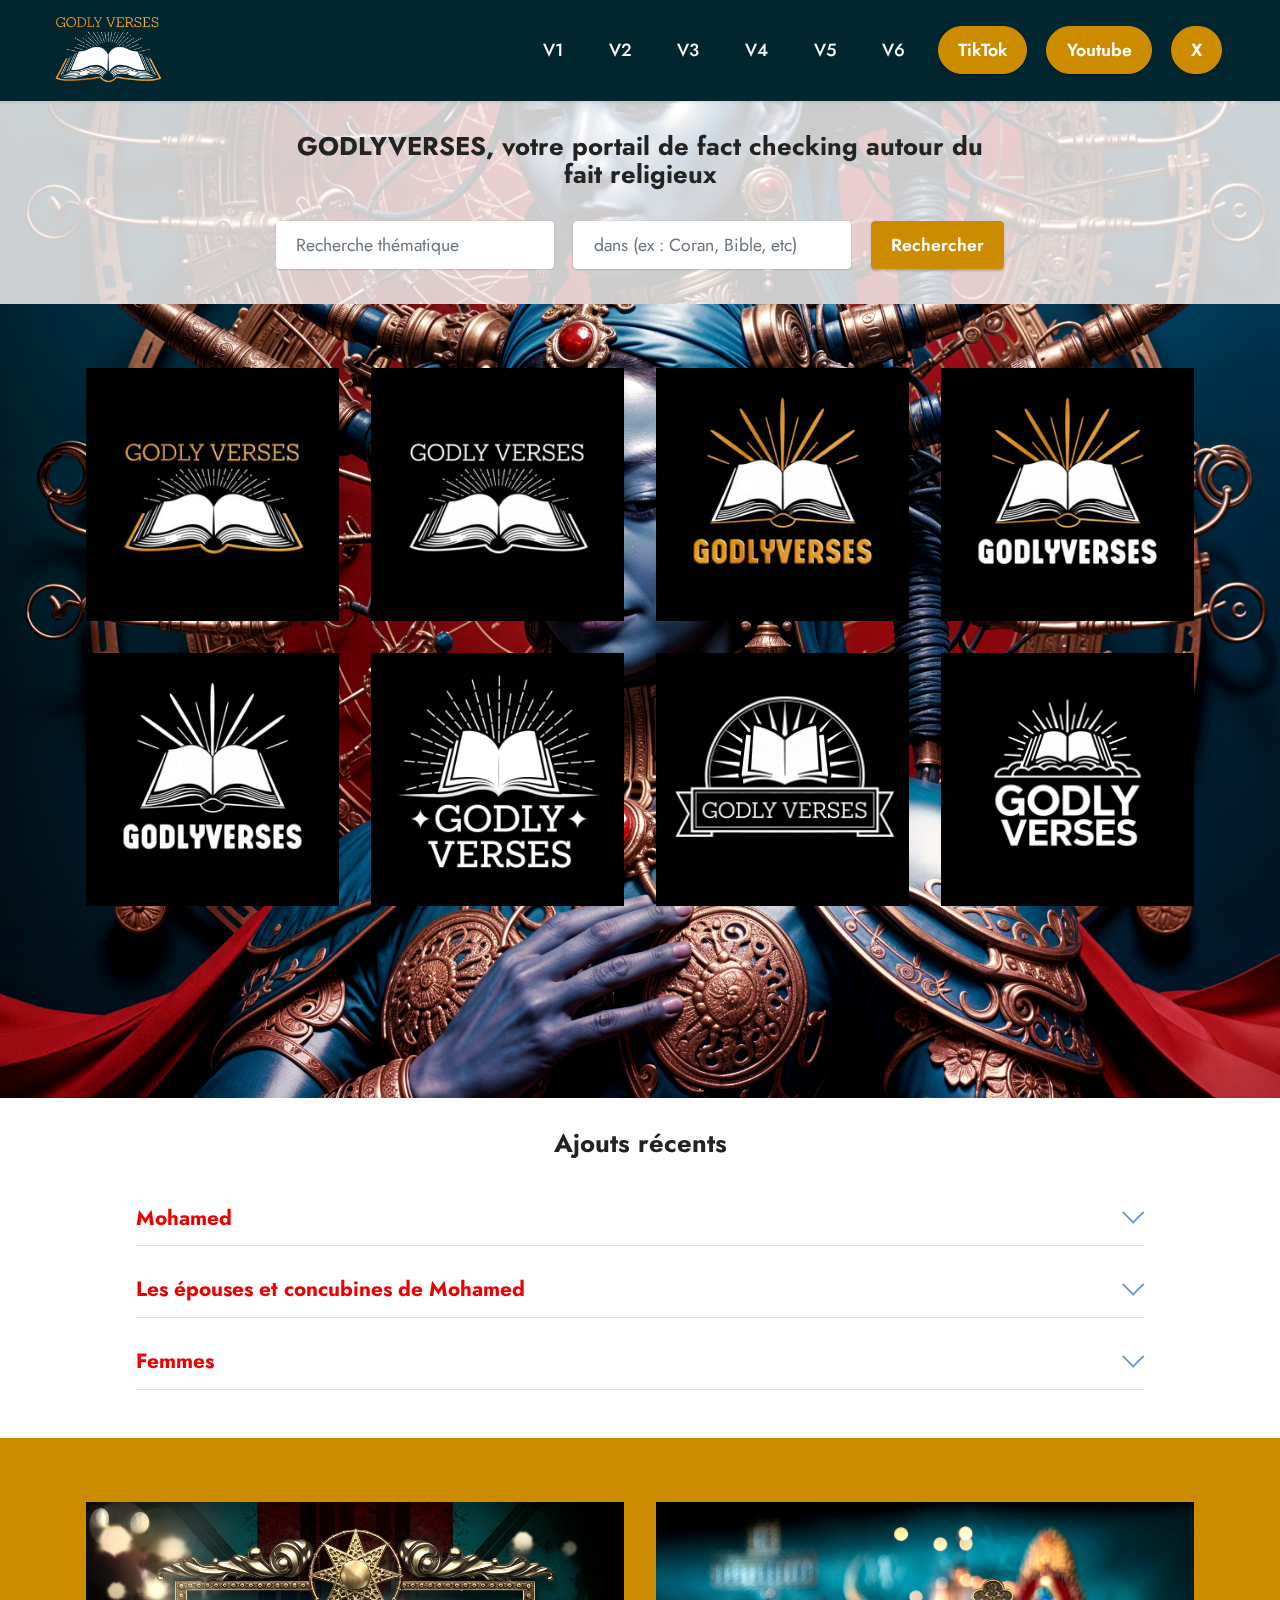
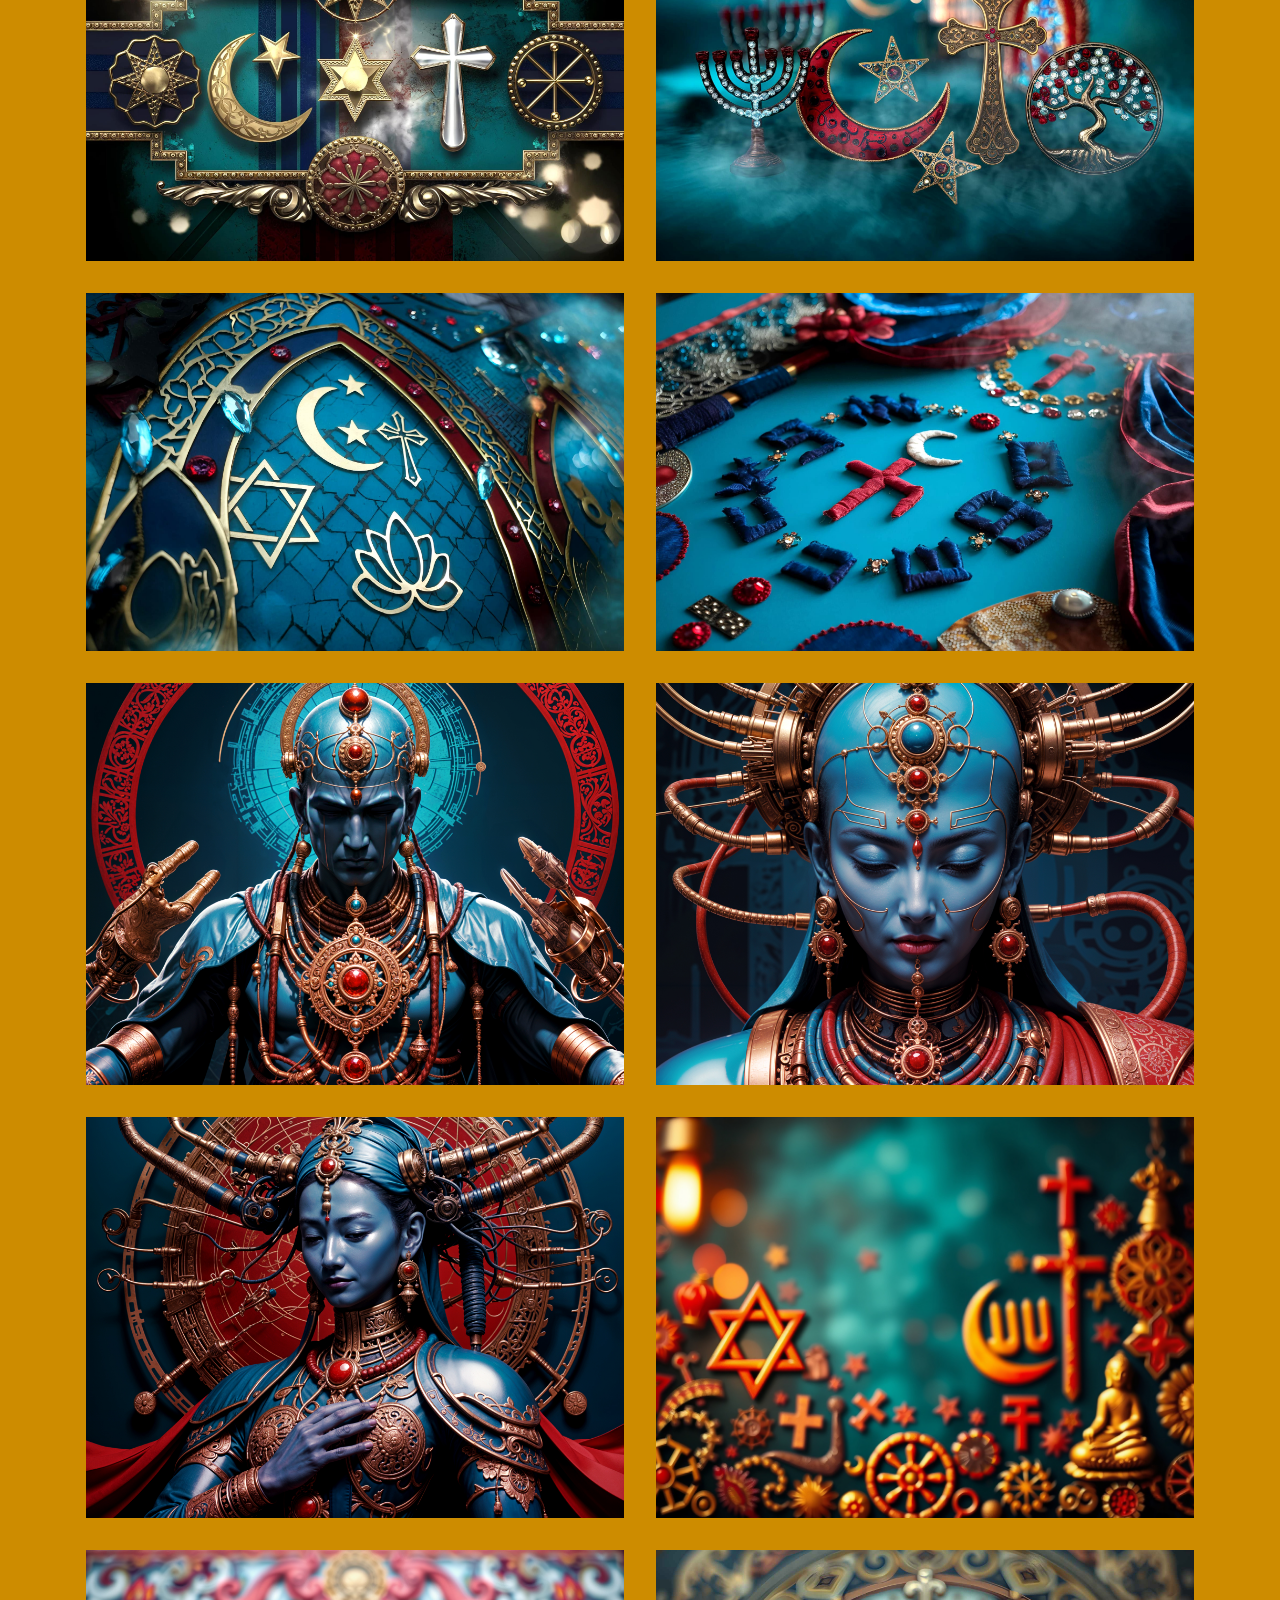
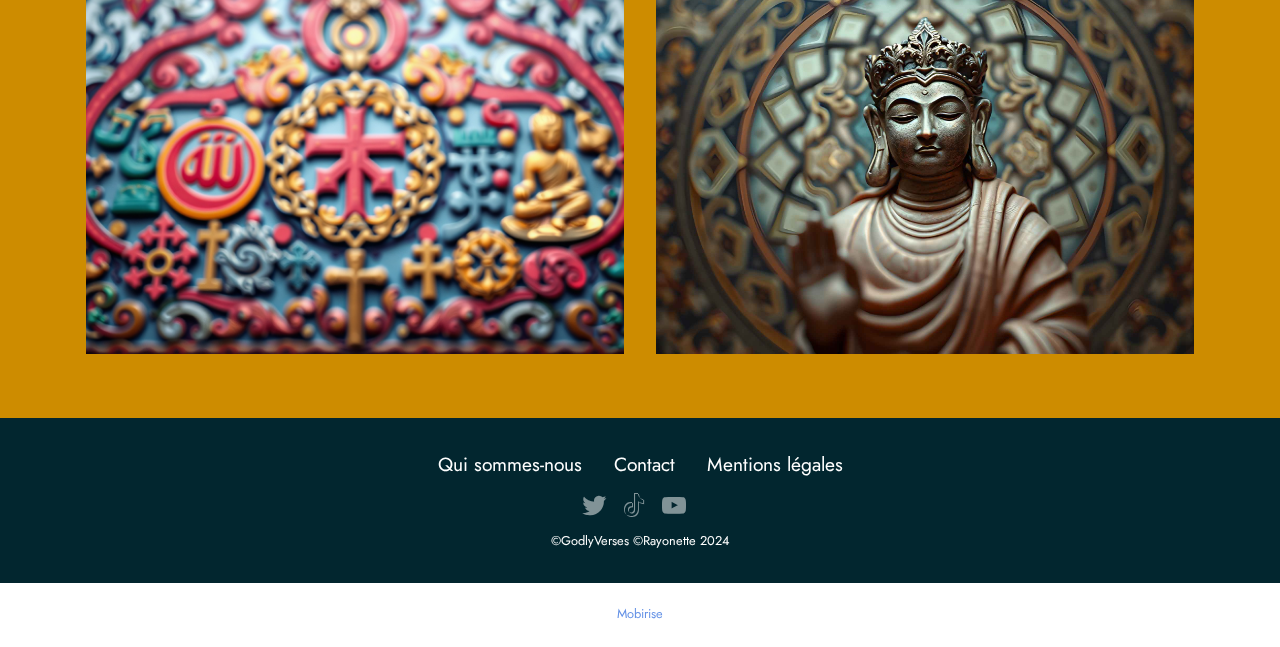
<file: page5.html>
<!DOCTYPE html>
<html  >
<head>
  <!-- Site made with Mobirise Website Builder v5.8.9, https://mobirise.com -->
  <meta charset="UTF-8">
  <meta http-equiv="X-UA-Compatible" content="IE=edge">
  <meta name="generator" content="Mobirise v5.8.9, mobirise.com">
  <meta name="viewport" content="width=device-width, initial-scale=1, minimum-scale=1">
  <link rel="shortcut icon" href="assets/images/godlyverses-logo-07-gold-204x137.png" type="image/x-icon">
  <meta name="description" content="">
  
  
  <title>V6</title>
  <link rel="stylesheet" href="assets/web/assets/mobirise-icons2/mobirise2.css">
  <link rel="stylesheet" href="assets/web/assets/mobirise-icons/mobirise-icons.css">
  <link rel="stylesheet" href="assets/bootstrap/css/bootstrap.min.css">
  <link rel="stylesheet" href="assets/bootstrap/css/bootstrap-grid.min.css">
  <link rel="stylesheet" href="assets/bootstrap/css/bootstrap-reboot.min.css">
  <link rel="stylesheet" href="assets/parallax/jarallax.css">
  <link rel="stylesheet" href="assets/dropdown/css/style.css">
  <link rel="stylesheet" href="assets/socicon/css/styles.css">
  <link rel="stylesheet" href="assets/theme/css/style.css">
  <link rel="preload" href="https://fonts.googleapis.com/css?family=Jost:100,200,300,400,500,600,700,800,900,100i,200i,300i,400i,500i,600i,700i,800i,900i&display=swap" as="style" onload="this.onload=null;this.rel='stylesheet'">
  <noscript><link rel="stylesheet" href="https://fonts.googleapis.com/css?family=Jost:100,200,300,400,500,600,700,800,900,100i,200i,300i,400i,500i,600i,700i,800i,900i&display=swap"></noscript>
  <link rel="preload" as="style" href="assets/mobirise/css/mbr-additional.css"><link rel="stylesheet" href="assets/mobirise/css/mbr-additional.css" type="text/css">

  
  
  
</head>
<body>
  
  <section data-bs-version="5.1" class="menu menu1 cid-upAee2lY75" once="menu" id="menu1-q">
    

    <nav class="navbar navbar-dropdown navbar-expand-lg">
        <div class="container-fluid">
            <div class="navbar-brand">
                <span class="navbar-logo">
                    <a href="index.html">
                        <img src="assets/images/godlyverses-logo-07-gold-204x137.png" alt="GodlyVerses_Logo" style="height: 5rem;">
                    </a>
                </span>
                
            </div>
            <button class="navbar-toggler" type="button" data-toggle="collapse" data-bs-toggle="collapse" data-target="#navbarSupportedContent" data-bs-target="#navbarSupportedContent" aria-controls="navbarNavAltMarkup" aria-expanded="false" aria-label="Toggle navigation">
                <div class="hamburger">
                    <span></span>
                    <span></span>
                    <span></span>
                    <span></span>
                </div>
            </button>
            <div class="collapse navbar-collapse" id="navbarSupportedContent">
                <ul class="navbar-nav nav-dropdown" data-app-modern-menu="true"><li class="nav-item"><a class="nav-link link text-white text-primary display-4" href="index.html">V1</a></li>
                    <li class="nav-item"><a class="nav-link link text-white text-primary display-4" href="page1.html">V2</a></li>
                    <li class="nav-item"><a class="nav-link link text-white text-primary display-4" href="page2.html">V3</a>
                    </li><li class="nav-item"><a class="nav-link link text-white text-primary display-4" href="page3.html">V4</a></li><li class="nav-item"><a class="nav-link link text-white text-primary display-4" href="page4.html">V5</a></li><li class="nav-item"><a class="nav-link link text-white text-primary display-4" href="page5.html">V6</a></li></ul>
                
                <div class="navbar-buttons mbr-section-btn"><a class="btn btn-warning display-4" href="index.html">TikTok</a> <a class="btn btn-warning display-4" href="index.html">Youtube</a> <a class="btn btn-warning display-4" href="index.html">X</a></div>
            </div>
        </div>
    </nav>
</section>

<section data-bs-version="5.1" class="form2 cid-upQoaqRCiB mbr-parallax-background" id="form2-16">

    

    
    <div class="mbr-overlay" style="opacity: 0.8; background-color: rgb(255, 255, 255);"></div>
    <div class="container">
        <div class="row justify-content-center">
            <div class="col-lg-8 mx-auto mbr-form" data-form-type="formoid">
                <form action="https://mobirise.eu/" method="POST" class="mbr-form form-with-styler" data-form-title="Form Name"><input type="hidden" name="email" data-form-email="true" value="628Biu1UIIFsKYvGimfIElWd7cQ50PLWtgFLIGLRdfyLSGJEx7l8mgy6bbHwkKwG1Fvv99cc84zzm6PJPr4R2HzyujgPVEBS05crDxkSpatY+1DdKHuYh1RdjK2sZEhP">
                    <div class="row">
                        <div hidden="hidden" data-form-alert="" class="alert alert-success col-12">Thanks for filling out the form!</div>
                        <div hidden="hidden" data-form-alert-danger="" class="alert alert-danger col-12">
                            Oops...! some problem!
                        </div>
                    </div>
                    <div class="dragArea row">
                        <div class="col-lg-12 col-md-12 col-sm-12">
                            <h1 class="mbr-section-title mb-4 align-center mbr-fonts-style display-1">
                                <strong>GODLYVERSES, votre portail de fact checking autour du fait religieux</strong></h1>
                        </div>
                        <div class="col-lg-12 col-md-12 col-sm-12">
                            
                        </div>
                        <div class="col-lg col-md col-12 form-group mb-3" data-for="email">
                            <input type="text" name="name" placeholder="Recherche thématique" data-form-field="name" class="form-control" id="name-form2-16">
                        </div>
                        <div class="col-lg col-md col-12 form-group mb-3" data-for="email">
                            <input type="email" name="email" placeholder="dans (ex : Coran, Bible, etc)" data-form-field="email" class="form-control" id="email-form2-16">
                        </div>
                        <div class="mbr-section-btn col-md-auto col"><button type="submit" class="btn btn-warning display-4">Rechercher</button></div>
                    </div>
                </form>
            </div>
        </div>
    </div>
</section>

<section data-bs-version="5.1" class="gallery5 mbr-gallery cid-upRbcWhYDC" id="gallery5-1m">
    

    
    

    <div class="container">
        <div class="mbr-section-head">
            <h3 class="mbr-section-title mbr-fonts-style align-center m-0 display-2"></h3>
            <h4 class="mbr-section-subtitle mbr-fonts-style align-center mb-0 mt-2 display-5"></h4>
        </div>
        <div class="row mbr-gallery mt-4">
            <div class="col-12 col-md-6 col-lg-3 item gallery-image active">
                <div class="item-wrapper" data-toggle="modal" data-bs-toggle="modal" data-target="#upRiU8hWn4-modal" data-bs-target="#upRiU8hWn4-modal">
                    <img class="w-100" src="assets/images/godlyverses-logo-07-gold-596x596.jpg" alt="" data-slide-to="0" data-bs-slide-to="0" data-target="#lb-upRiU8hWn4" data-bs-target="#lb-upRiU8hWn4">
                    <div class="icon-wrapper">
                        <span class="mobi-mbri mobi-mbri-search mbr-iconfont mbr-iconfont-btn"></span>
                    </div>
                </div>
                
            </div><div class="col-12 col-md-6 col-lg-3 item gallery-image active">
                <div class="item-wrapper" data-toggle="modal" data-bs-toggle="modal" data-target="#upRiU8hWn4-modal" data-bs-target="#upRiU8hWn4-modal">
                    <img class="w-100" src="assets/images/godlyverses-logo-7-596x596.jpg" alt="" data-slide-to="1" data-bs-slide-to="1" data-target="#lb-upRiU8hWn4" data-bs-target="#lb-upRiU8hWn4">
                    <div class="icon-wrapper">
                        <span class="mobi-mbri mobi-mbri-search mbr-iconfont mbr-iconfont-btn"></span>
                    </div>
                </div>
                
            </div><div class="col-12 col-md-6 col-lg-3 item gallery-image">
                <div class="item-wrapper" data-toggle="modal" data-bs-toggle="modal" data-target="#upRiU8hWn4-modal" data-bs-target="#upRiU8hWn4-modal">
                    <img class="w-100" src="assets/images/godlyverses-logo-01-gold-3-596x596.jpg" alt="" data-slide-to="2" data-bs-slide-to="2" data-target="#lb-upRiU8hWn4" data-bs-target="#lb-upRiU8hWn4">
                    <div class="icon-wrapper">
                        <span class="mobi-mbri mobi-mbri-search mbr-iconfont mbr-iconfont-btn"></span>
                    </div>
                </div>
                
            </div><div class="col-12 col-md-6 col-lg-3 item gallery-image">
                <div class="item-wrapper" data-toggle="modal" data-bs-toggle="modal" data-target="#upRiU8hWn4-modal" data-bs-target="#upRiU8hWn4-modal">
                    <img class="w-100" src="assets/images/godlyverses-logo-01-gold-4-596x596.jpg" alt="" data-slide-to="3" data-bs-slide-to="3" data-target="#lb-upRiU8hWn4" data-bs-target="#lb-upRiU8hWn4">
                    <div class="icon-wrapper">
                        <span class="mobi-mbri mobi-mbri-search mbr-iconfont mbr-iconfont-btn"></span>
                    </div>
                </div>
                
            </div><div class="col-12 col-md-6 col-lg-3 item gallery-image">
                <div class="item-wrapper" data-toggle="modal" data-bs-toggle="modal" data-target="#upRiU8hWn4-modal" data-bs-target="#upRiU8hWn4-modal">
                    <img class="w-100" src="assets/images/godlyverses-logo-1-596x596.jpg" alt="" data-slide-to="4" data-bs-slide-to="4" data-target="#lb-upRiU8hWn4" data-bs-target="#lb-upRiU8hWn4">
                    <div class="icon-wrapper">
                        <span class="mobi-mbri mobi-mbri-search mbr-iconfont mbr-iconfont-btn"></span>
                    </div>
                </div>
                
            </div><div class="col-12 col-md-6 col-lg-3 item gallery-image">
                <div class="item-wrapper" data-toggle="modal" data-bs-toggle="modal" data-target="#upRiU8hWn4-modal" data-bs-target="#upRiU8hWn4-modal">
                    <img class="w-100" src="assets/images/3bxxsk-jqck2taiwiw-2yw-596x596.jpg" alt="" data-slide-to="5" data-bs-slide-to="5" data-target="#lb-upRiU8hWn4" data-bs-target="#lb-upRiU8hWn4">
                    <div class="icon-wrapper">
                        <span class="mobi-mbri mobi-mbri-search mbr-iconfont mbr-iconfont-btn"></span>
                    </div>
                </div>
                
            </div><div class="col-12 col-md-6 col-lg-3 item gallery-image">
                <div class="item-wrapper" data-toggle="modal" data-bs-toggle="modal" data-target="#upRiU8hWn4-modal" data-bs-target="#upRiU8hWn4-modal">
                    <img class="w-100" src="assets/images/godlyverses-logo-2.jpg" alt="" data-slide-to="6" data-bs-slide-to="6" data-target="#lb-upRiU8hWn4" data-bs-target="#lb-upRiU8hWn4">
                    <div class="icon-wrapper">
                        <span class="mobi-mbri mobi-mbri-search mbr-iconfont mbr-iconfont-btn"></span>
                    </div>
                </div>
                
            </div>
            
            
            <div class="col-12 col-md-6 col-lg-3 item gallery-image">
                <div class="item-wrapper" data-toggle="modal" data-bs-toggle="modal" data-target="#upRiU8hWn4-modal" data-bs-target="#upRiU8hWn4-modal">
                    <img class="w-100" src="assets/images/godlyverses-logo-4.jpg" alt="" data-slide-to="7" data-bs-slide-to="7" data-target="#lb-upRiU8hWn4" data-bs-target="#lb-upRiU8hWn4">
                    <div class="icon-wrapper">
                        <span class="mobi-mbri mobi-mbri-search mbr-iconfont mbr-iconfont-btn"></span>
                    </div>
                </div>
                
            </div>
        </div>

        <div class="modal mbr-slider" tabindex="-1" role="dialog" aria-hidden="true" id="upRiU8hWn4-modal">
            <div class="modal-dialog" role="document">
                <div class="modal-content">
                    <div class="modal-body">
                        <div class="carousel slide" id="lb-upRiU8hWn4" data-interval="5000" data-bs-interval="5000">
                            <div class="carousel-inner">
                                <div class="carousel-item active">
                                    <img class="d-block w-100" src="assets/images/godlyverses-logo-07-gold-596x596.jpg" alt="Mobirise Website Builder">
                                </div><div class="carousel-item">
                                    <img class="d-block w-100" src="assets/images/godlyverses-logo-7-596x596.jpg" alt="Mobirise Website Builder">
                                </div><div class="carousel-item">
                                    <img class="d-block w-100" src="assets/images/godlyverses-logo-01-gold-3-596x596.jpg" alt="Mobirise Website Builder">
                                </div><div class="carousel-item">
                                    <img class="d-block w-100" src="assets/images/godlyverses-logo-01-gold-4-596x596.jpg" alt="Mobirise Website Builder">
                                </div><div class="carousel-item">
                                    <img class="d-block w-100" src="assets/images/godlyverses-logo-1-596x596.jpg" alt="Mobirise Website Builder">
                                </div><div class="carousel-item">
                                    <img class="d-block w-100" src="assets/images/3bxxsk-jqck2taiwiw-2yw-596x596.jpg" alt="Mobirise Website Builder">
                                </div><div class="carousel-item">
                                    <img class="d-block w-100" src="assets/images/godlyverses-logo-2.jpg" alt="Mobirise Website Builder">
                                </div>
                                
                                
                                <div class="carousel-item">
                                    <img class="d-block w-100" src="assets/images/godlyverses-logo-4.jpg" alt="Mobirise Website Builder">
                                </div>
                            </div>
                            <ol class="carousel-indicators">
                                <li data-slide-to="0" data-bs-slide-to="0" class="active" data-target="#lb-upRiU8hWn4" data-bs-target="#lb-upRiU8hWn4"></li><li data-slide-to="1" data-bs-slide-to="1" class="" data-target="#lb-upRiU8hWn4" data-bs-target="#lb-upRiU8hWn4"></li><li data-slide-to="2" data-bs-slide-to="2" class="" data-target="#lb-upRiU8hWn4" data-bs-target="#lb-upRiU8hWn4"></li><li data-slide-to="3" data-bs-slide-to="3" class="" data-target="#lb-upRiU8hWn4" data-bs-target="#lb-upRiU8hWn4"></li><li data-slide-to="4" data-bs-slide-to="4" class="" data-target="#lb-upRiU8hWn4" data-bs-target="#lb-upRiU8hWn4"></li><li data-slide-to="5" data-bs-slide-to="5" class="" data-target="#lb-upRiU8hWn4" data-bs-target="#lb-upRiU8hWn4"></li><li data-slide-to="6" data-bs-slide-to="6" class="" data-target="#lb-upRiU8hWn4" data-bs-target="#lb-upRiU8hWn4"></li>
                                <li data-slide-to="7" data-bs-slide-to="7" data-target="#lb-upRiU8hWn4" data-bs-target="#lb-upRiU8hWn4"></li>
                                
                                
                            </ol>
                            <a role="button" href="" class="close" data-dismiss="modal" data-bs-dismiss="modal" aria-label="Close">
                            </a>
                            <a class="carousel-control-prev carousel-control" role="button" data-slide="prev" data-bs-slide="prev" href="#lb-upRiU8hWn4">
                                <span class="mobi-mbri mobi-mbri-arrow-prev" aria-hidden="true"></span>
                                <span class="sr-only visually-hidden">Previous</span>
                            </a>
                            <a class="carousel-control-next carousel-control" role="button" data-slide="next" data-bs-slide="next" href="#lb-upRiU8hWn4">
                                <span class="mobi-mbri mobi-mbri-arrow-next" aria-hidden="true"></span>
                                <span class="sr-only visually-hidden">Next</span>
                            </a>
                        </div>
                    </div>
                </div>
            </div>
        </div>
    </div>
</section>

<section data-bs-version="5.1" class="content17 cid-upAee3B0t9" id="content17-t">

    

    
    
    
    <div class="container-fluid">
        
            <div class="row justify-content-center">
                <div class="col-12 col-md-10">
                    <div class="section-head align-center mb-4">
                        <h3 class="mbr-section-title mb-0 mbr-fonts-style display-1">
                            <strong>Ajouts récents</strong></h3>
                        
                    </div>
                    
                    <div id="bootstrap-toggle" class="toggle-panel accordionStyles tab-content">
                        <div class="card mb-3">
                            <div class="card-header" role="tab" id="headingOne">
                                <a role="button" class="collapsed panel-title text-black" data-toggle="collapse" data-bs-toggle="collapse" data-core="" href="#collapse1_33" aria-expanded="false" aria-controls="collapse1">
                                    <h6 class="panel-title-edit mbr-fonts-style mb-0 display-2"><strong>Mohamed</strong>
                                </h6>
                                    <span class="sign mbr-iconfont mbri-arrow-down"></span>
                                </a>
                            </div>
                            <div id="collapse1_33" class="panel-collapse noScroll collapse" role="tabpanel" aria-labelledby="headingOne">
                                <div class="panel-body">
                                    <p class="mbr-fonts-style panel-text display-2">Xoxoxoxoxoxoxoxoxoxoxoxoxoxoxoxo<br>Xoxoxoxoxoxoxoxoxoxo<br>Xoxoxoxoxoxoxoxoxoxoxoxoxoxo<br></p>
                                </div>
                            </div>
                        </div>
                        <div class="card mb-3">
                            <div class="card-header" role="tab" id="headingTwo">
                                <a role="button" class="collapsed panel-title text-black" data-toggle="collapse" data-bs-toggle="collapse" data-core="" href="#collapse2_33" aria-expanded="false" aria-controls="collapse2">
                                    <h6 class="panel-title-edit mbr-fonts-style mb-0 display-2"><strong>Les épouses et concubines de Mohamed</strong></h6>
                                    <span class="sign mbr-iconfont mbri-arrow-down"></span>
                                </a>

                            </div>
                            <div id="collapse2_33" class="panel-collapse noScroll collapse" role="tabpanel" aria-labelledby="headingTwo">
                                <div class="panel-body">
                                    <p class="mbr-fonts-style panel-text display-2">Xoxoxoxoxoxoxoxoxoxoxoxoxoxoxoxo
<br>Xoxoxoxoxoxoxoxoxoxo
<br>Xoxoxoxoxoxoxoxoxoxoxoxoxoxo</p>
                                </div>
                            </div>
                        </div>
                        <div class="card mb-3">
                            <div class="card-header" role="tab" id="headingThree">
                                <a role="button" class="collapsed panel-title text-black" data-toggle="collapse" data-bs-toggle="collapse" data-core="" href="#collapse3_33" aria-expanded="false" aria-controls="collapse3">
                                    <h6 class="panel-title-edit mbr-fonts-style mb-0 display-2"><strong>Femmes</strong></h6>
                                    <span class="sign mbr-iconfont mbri-arrow-down"></span>
                                </a>
                            </div>
                            <div id="collapse3_33" class="panel-collapse noScroll collapse" role="tabpanel" aria-labelledby="headingThree">
                                <div class="panel-body">
                                    <p class="mbr-fonts-style panel-text display-2">Xoxoxoxoxoxoxoxoxoxoxoxoxoxoxoxo
<br>Xoxoxoxoxoxoxoxoxoxo
<br>Xoxoxoxoxoxoxoxoxoxoxoxoxoxo</p>
                                </div>
                            </div>
                        </div>
                        
                        
                        
                    </div>
                </div>
            </div>
        </div>
</section>

<section data-bs-version="5.1" class="gallery4 mbr-gallery cid-upQsv3i3bw" id="gallery4-1h">
    

    
    

    <div class="container">
        
        <div class="row mbr-gallery mt-4">
            <div class="col-12 col-md-6 col-lg-6 item gallery-image active">
                <div class="item-wrapper" data-toggle="modal" data-bs-toggle="modal" data-target="#upRiU95qbe-modal" data-bs-target="#upRiU95qbe-modal">
                    <img class="w-100" src="assets/images/big-14-2048x1365.jpg" alt="Mobirise Website Builder" data-slide-to="0" data-bs-slide-to="0" data-target="#lb-upRiU95qbe" data-bs-target="#lb-upRiU95qbe">
                    <div class="icon-wrapper">
                        <span class="mobi-mbri mobi-mbri-search mbr-iconfont mbr-iconfont-btn"></span>
                    </div>
                </div>
                
            </div><div class="col-12 col-md-6 col-lg-6 item gallery-image">
                <div class="item-wrapper" data-toggle="modal" data-bs-toggle="modal" data-target="#upRiU95qbe-modal" data-bs-target="#upRiU95qbe-modal">
                    <img class="w-100" src="assets/images/big-8-2000x1333.jpg" alt="Mobirise Website Builder" data-slide-to="1" data-bs-slide-to="1" data-target="#lb-upRiU95qbe" data-bs-target="#lb-upRiU95qbe">
                    <div class="icon-wrapper">
                        <span class="mobi-mbri mobi-mbri-search mbr-iconfont mbr-iconfont-btn"></span>
                    </div>
                </div>
                
            </div><div class="col-12 col-md-6 col-lg-6 item gallery-image">
                <div class="item-wrapper" data-toggle="modal" data-bs-toggle="modal" data-target="#upRiU95qbe-modal" data-bs-target="#upRiU95qbe-modal">
                    <img class="w-100" src="assets/images/big-5-2000x1333.jpg" alt="Mobirise Website Builder" data-slide-to="2" data-bs-slide-to="2" data-target="#lb-upRiU95qbe" data-bs-target="#lb-upRiU95qbe">
                    <div class="icon-wrapper">
                        <span class="mobi-mbri mobi-mbri-search mbr-iconfont mbr-iconfont-btn"></span>
                    </div>
                </div>
                
            </div><div class="col-12 col-md-6 col-lg-6 item gallery-image">
                <div class="item-wrapper" data-toggle="modal" data-bs-toggle="modal" data-target="#upRiU95qbe-modal" data-bs-target="#upRiU95qbe-modal">
                    <img class="w-100" src="assets/images/big-4-2000x1333.jpg" alt="Mobirise Website Builder" data-slide-to="3" data-bs-slide-to="3" data-target="#lb-upRiU95qbe" data-bs-target="#lb-upRiU95qbe">
                    <div class="icon-wrapper">
                        <span class="mobi-mbri mobi-mbri-search mbr-iconfont mbr-iconfont-btn"></span>
                    </div>
                </div>
                
            </div><div class="col-12 col-md-6 col-lg-6 item gallery-image">
                <div class="item-wrapper" data-toggle="modal" data-bs-toggle="modal" data-target="#upRiU95qbe-modal" data-bs-target="#upRiU95qbe-modal">
                    <img class="w-100" src="assets/images/ok-1.jpg" alt="Mobirise Website Builder" data-slide-to="4" data-bs-slide-to="4" data-target="#lb-upRiU95qbe" data-bs-target="#lb-upRiU95qbe">
                    <div class="icon-wrapper">
                        <span class="mobi-mbri mobi-mbri-search mbr-iconfont mbr-iconfont-btn"></span>
                    </div>
                </div>
                
            </div>
            <div class="col-12 col-md-6 col-lg-6 item gallery-image">
                <div class="item-wrapper" data-toggle="modal" data-bs-toggle="modal" data-target="#upRiU95qbe-modal" data-bs-target="#upRiU95qbe-modal">
                    <img class="w-100" src="assets/images/ok-2.jpg" alt="Mobirise Website Builder" data-slide-to="5" data-bs-slide-to="5" data-target="#lb-upRiU95qbe" data-bs-target="#lb-upRiU95qbe">
                    <div class="icon-wrapper">
                        <span class="mobi-mbri mobi-mbri-search mbr-iconfont mbr-iconfont-btn"></span>
                    </div>
                </div>
                
            </div>
            <div class="col-12 col-md-6 col-lg-6 item gallery-image">
                <div class="item-wrapper" data-toggle="modal" data-bs-toggle="modal" data-target="#upRiU95qbe-modal" data-bs-target="#upRiU95qbe-modal">
                    <img class="w-100" src="assets/images/ok-3.jpg" alt="Mobirise Website Builder" data-slide-to="6" data-bs-slide-to="6" data-target="#lb-upRiU95qbe" data-bs-target="#lb-upRiU95qbe">
                    <div class="icon-wrapper">
                        <span class="mobi-mbri mobi-mbri-search mbr-iconfont mbr-iconfont-btn"></span>
                    </div>
                </div>
                
            </div>
            <div class="col-12 col-md-6 col-lg-6 item gallery-image">
                <div class="item-wrapper" data-toggle="modal" data-bs-toggle="modal" data-target="#upRiU95qbe-modal" data-bs-target="#upRiU95qbe-modal">
                    <img class="w-100" src="assets/images/178de916cdbdff4b1cd810622fdc6873-1.jpg" alt="Mobirise Website Builder" data-slide-to="7" data-bs-slide-to="7" data-target="#lb-upRiU95qbe" data-bs-target="#lb-upRiU95qbe">
                    <div class="icon-wrapper">
                        <span class="mobi-mbri mobi-mbri-search mbr-iconfont mbr-iconfont-btn"></span>
                    </div>
                </div>
                
            </div><div class="col-12 col-md-6 col-lg-6 item gallery-image">
                <div class="item-wrapper" data-toggle="modal" data-bs-toggle="modal" data-target="#upRiU95qbe-modal" data-bs-target="#upRiU95qbe-modal">
                    <img class="w-100" src="assets/images/4145d7a77cca2386e6c6b95e9145bcc5-1.jpg" alt="Mobirise Website Builder" data-slide-to="8" data-bs-slide-to="8" data-target="#lb-upRiU95qbe" data-bs-target="#lb-upRiU95qbe">
                    <div class="icon-wrapper">
                        <span class="mobi-mbri mobi-mbri-search mbr-iconfont mbr-iconfont-btn"></span>
                    </div>
                </div>
                
            </div><div class="col-12 col-md-6 col-lg-6 item gallery-image">
                <div class="item-wrapper" data-toggle="modal" data-bs-toggle="modal" data-target="#upRiU95qbe-modal" data-bs-target="#upRiU95qbe-modal">
                    <img class="w-100" src="assets/images/1727427296221.jpg" alt="Mobirise Website Builder" data-slide-to="9" data-bs-slide-to="9" data-target="#lb-upRiU95qbe" data-bs-target="#lb-upRiU95qbe">
                    <div class="icon-wrapper">
                        <span class="mobi-mbri mobi-mbri-search mbr-iconfont mbr-iconfont-btn"></span>
                    </div>
                </div>
                
            </div>
        </div>

        <div class="modal mbr-slider" tabindex="-1" role="dialog" aria-hidden="true" id="upRiU95qbe-modal">
            <div class="modal-dialog" role="document">
                <div class="modal-content">
                    <div class="modal-body">
                        <div class="carousel slide" id="lb-upRiU95qbe" data-interval="5000" data-bs-interval="5000">
                            <div class="carousel-inner">
                                <div class="carousel-item active">
                                    <img class="d-block w-100" src="assets/images/big-14-2048x1365.jpg" alt="Mobirise Website Builder">
                                </div><div class="carousel-item">
                                    <img class="d-block w-100" src="assets/images/big-8-2000x1333.jpg" alt="Mobirise Website Builder">
                                </div><div class="carousel-item">
                                    <img class="d-block w-100" src="assets/images/big-5-2000x1333.jpg" alt="Mobirise Website Builder">
                                </div><div class="carousel-item">
                                    <img class="d-block w-100" src="assets/images/big-4-2000x1333.jpg" alt="Mobirise Website Builder">
                                </div><div class="carousel-item">
                                    <img class="d-block w-100" src="assets/images/ok-1.jpg" alt="Mobirise Website Builder">
                                </div>
                                <div class="carousel-item">
                                    <img class="d-block w-100" src="assets/images/ok-2.jpg" alt="Mobirise Website Builder">
                                </div>
                                <div class="carousel-item">
                                    <img class="d-block w-100" src="assets/images/ok-3.jpg" alt="Mobirise Website Builder">
                                </div>
                                <div class="carousel-item">
                                    <img class="d-block w-100" src="assets/images/178de916cdbdff4b1cd810622fdc6873-1.jpg" alt="Mobirise Website Builder">
                                </div><div class="carousel-item">
                                    <img class="d-block w-100" src="assets/images/4145d7a77cca2386e6c6b95e9145bcc5-1.jpg" alt="Mobirise Website Builder">
                                </div><div class="carousel-item">
                                    <img class="d-block w-100" src="assets/images/1727427296221.jpg" alt="Mobirise Website Builder">
                                </div>
                            </div>
                            <ol class="carousel-indicators">
                                <li data-slide-to="0" data-bs-slide-to="0" class="active" data-target="#lb-upRiU95qbe" data-bs-target="#lb-upRiU95qbe"></li><li data-slide-to="1" data-bs-slide-to="1" class="" data-target="#lb-upRiU95qbe" data-bs-target="#lb-upRiU95qbe"></li><li data-slide-to="2" data-bs-slide-to="2" class="" data-target="#lb-upRiU95qbe" data-bs-target="#lb-upRiU95qbe"></li><li data-slide-to="3" data-bs-slide-to="3" class="" data-target="#lb-upRiU95qbe" data-bs-target="#lb-upRiU95qbe"></li><li data-slide-to="4" data-bs-slide-to="4" class="" data-target="#lb-upRiU95qbe" data-bs-target="#lb-upRiU95qbe"></li>
                                <li data-slide-to="5" data-bs-slide-to="5" data-target="#lb-upRiU95qbe" data-bs-target="#lb-upRiU95qbe"></li>
                                <li data-slide-to="6" data-bs-slide-to="6" data-target="#lb-upRiU95qbe" data-bs-target="#lb-upRiU95qbe"></li>
                                <li data-slide-to="7" data-bs-slide-to="7" data-target="#lb-upRiU95qbe" data-bs-target="#lb-upRiU95qbe"></li><li data-slide-to="8" data-bs-slide-to="8" data-target="#lb-upRiU95qbe" data-bs-target="#lb-upRiU95qbe"></li><li data-slide-to="9" data-bs-slide-to="9" data-target="#lb-upRiU95qbe" data-bs-target="#lb-upRiU95qbe"></li>
                            </ol>
                            <a role="button" href="" class="close" data-dismiss="modal" data-bs-dismiss="modal" aria-label="Close">
                            </a>
                            <a class="carousel-control-prev carousel-control" role="button" data-slide="prev" data-bs-slide="prev" href="#lb-upRiU95qbe">
                                <span class="mobi-mbri mobi-mbri-arrow-prev" aria-hidden="true"></span>
                                <span class="sr-only visually-hidden">Previous</span>
                            </a>
                            <a class="carousel-control-next carousel-control" role="button" data-slide="next" data-bs-slide="next" href="#lb-upRiU95qbe">
                                <span class="mobi-mbri mobi-mbri-arrow-next" aria-hidden="true"></span>
                                <span class="sr-only visually-hidden">Next</span>
                            </a>
                        </div>
                    </div>
                </div>
            </div>
        </div>
    </div>
</section>

<section data-bs-version="5.1" class="footer3 cid-upAee3USrd" once="footers" id="footer3-u">

    

    

    <div class="container">
        <div class="media-container-row align-center mbr-white">
            <div class="row row-links">
                <ul class="foot-menu">
                    
                    
                    
                    
                    
                <li class="foot-menu-item mbr-fonts-style display-5">Qui sommes-nous</li><li class="foot-menu-item mbr-fonts-style display-5">Contact</li><li class="foot-menu-item mbr-fonts-style display-5">Mentions légales</li></ul>
            </div>
            <div class="row social-row">
                <div class="social-list align-right pb-2">
                    
                    
                    
                    
                    
                    
                <div class="soc-item">
                        <a href="https://twitter.com/mobirise" target="_blank">
                            <span class="socicon-twitter socicon mbr-iconfont mbr-iconfont-social"></span>
                        </a>
                    </div><div class="soc-item">
                        <a href="https://www.facebook.com/pages/Mobirise/1616226671953247" target="_blank">
                            <span class="mbr-iconfont mbr-iconfont-social socicon-tiktok socicon"></span>
                        </a>
                    </div><div class="soc-item">
                        <a href="https://www.youtube.com/c/mobirise" target="_blank">
                            <span class="socicon-youtube socicon mbr-iconfont mbr-iconfont-social"></span>
                        </a>
                    </div></div>
            </div>
            <div class="row row-copirayt">
                <p class="mbr-text mb-0 mbr-fonts-style mbr-white align-center display-7">
                    ©GodlyVerses ©Rayonette 2024</p>
            </div>
        </div>
    </div>
</section><section class="display-7" style="padding: 0;align-items: center;justify-content: center;flex-wrap: wrap;    align-content: center;display: flex;position: relative;height: 4rem;"><a href="https://mobiri.se/1248301" style="flex: 1 1;height: 4rem;position: absolute;width: 100%;z-index: 1;"><img alt="" style="height: 4rem;" src="[data-uri]"></a><p style="margin: 0;text-align: center;" class="display-7">&#8204;</p><a style="z-index:1" href="https://mobirise.com">Mobirise </a></section><script src="assets/bootstrap/js/bootstrap.bundle.min.js"></script>  <script src="assets/parallax/jarallax.js"></script>  <script src="assets/smoothscroll/smooth-scroll.js"></script>  <script src="assets/ytplayer/index.js"></script>  <script src="assets/dropdown/js/navbar-dropdown.js"></script>  <script src="assets/mbr-switch-arrow/mbr-switch-arrow.js"></script>  <script src="assets/theme/js/script.js"></script>  <script src="assets/formoid/formoid.min.js"></script>  
  
  
 <div id="scrollToTop" class="scrollToTop mbr-arrow-up"><a style="text-align: center;"><i class="mbr-arrow-up-icon mbr-arrow-up-icon-cm cm-icon cm-icon-smallarrow-up"></i></a></div>
  </body>
</html>
</file>
<file: assets/web/assets/mobirise-icons2/mobirise2.css>
@font-face {
  font-family: 'Moririse2';
  font-display: swap;
  src:  url('mobirise2.eot?f2bix4');
  src:  url('mobirise2.eot?f2bix4#iefix') format('embedded-opentype'),
    url('mobirise2.ttf?f2bix4') format('truetype'),
    url('mobirise2.woff?f2bix4') format('woff'),
    url('mobirise2.svg?f2bix4#mobirise2') format('svg');
  font-weight: normal;
  font-style: normal;
}

[class^="mobi-"], [class*=" mobi-"] {
  /* use !important to prevent issues with browser extensions that change fonts */
  font-family: 'Moririse2' !important;
  speak: none;
  font-style: normal;
  font-weight: normal;
  font-variant: normal;
  text-transform: none;
  line-height: 1;

  /* Better Font Rendering =========== */
  -webkit-font-smoothing: antialiased;
  -moz-osx-font-smoothing: grayscale;
}

.mobi-mbri-add-submenu:before {
  content: "\e900";
}
.mobi-mbri-alert:before {
  content: "\e901";
}
.mobi-mbri-align-center:before {
  content: "\e902";
}
.mobi-mbri-align-justify:before {
  content: "\e903";
}
.mobi-mbri-align-left:before {
  content: "\e904";
}
.mobi-mbri-align-right:before {
  content: "\e905";
}
.mobi-mbri-android:before {
  content: "\e906";
}
.mobi-mbri-apple:before {
  content: "\e907";
}
.mobi-mbri-arrow-down:before {
  content: "\e908";
}
.mobi-mbri-arrow-next:before {
  content: "\e909";
}
.mobi-mbri-arrow-prev:before {
  content: "\e90a";
}
.mobi-mbri-arrow-up:before {
  content: "\e90b";
}
.mobi-mbri-bold:before {
  content: "\e90c";
}
.mobi-mbri-bookmark:before {
  content: "\e90d";
}
.mobi-mbri-bootstrap:before {
  content: "\e90e";
}
.mobi-mbri-briefcase:before {
  content: "\e90f";
}
.mobi-mbri-browse:before {
  content: "\e910";
}
.mobi-mbri-bulleted-list:before {
  content: "\e911";
}
.mobi-mbri-calendar:before {
  content: "\e912";
}
.mobi-mbri-camera:before {
  content: "\e913";
}
.mobi-mbri-cart-add:before {
  content: "\e914";
}
.mobi-mbri-cart-full:before {
  content: "\e915";
}
.mobi-mbri-cash:before {
  content: "\e916";
}
.mobi-mbri-change-style:before {
  content: "\e917";
}
.mobi-mbri-chat:before {
  content: "\e918";
}
.mobi-mbri-clock:before {
  content: "\e919";
}
.mobi-mbri-close:before {
  content: "\e91a";
}
.mobi-mbri-cloud:before {
  content: "\e91b";
}
.mobi-mbri-code:before {
  content: "\e91c";
}
.mobi-mbri-contact-form:before {
  content: "\e91d";
}
.mobi-mbri-credit-card:before {
  content: "\e91e";
}
.mobi-mbri-cursor-click:before {
  content: "\e91f";
}
.mobi-mbri-cust-feedback:before {
  content: "\e920";
}
.mobi-mbri-database:before {
  content: "\e921";
}
.mobi-mbri-delivery:before {
  content: "\e922";
}
.mobi-mbri-desktop:before {
  content: "\e923";
}
.mobi-mbri-devices:before {
  content: "\e924";
}
.mobi-mbri-down:before {
  content: "\e925";
}
.mobi-mbri-download-2:before {
  content: "\e926";
}
.mobi-mbri-download:before {
  content: "\e927";
}
.mobi-mbri-drag-n-drop-2:before {
  content: "\e928";
}
.mobi-mbri-drag-n-drop:before {
  content: "\e929";
}
.mobi-mbri-edit-2:before {
  content: "\e92a";
}
.mobi-mbri-edit:before {
  content: "\e92b";
}
.mobi-mbri-error:before {
  content: "\e92c";
}
.mobi-mbri-extension:before {
  content: "\e92d";
}
.mobi-mbri-features:before {
  content: "\e92e";
}
.mobi-mbri-file:before {
  content: "\e92f";
}
.mobi-mbri-flag:before {
  content: "\e930";
}
.mobi-mbri-folder:before {
  content: "\e931";
}
.mobi-mbri-gift:before {
  content: "\e932";
}
.mobi-mbri-github:before {
  content: "\e933";
}
.mobi-mbri-globe-2:before {
  content: "\e934";
}
.mobi-mbri-globe:before {
  content: "\e935";
}
.mobi-mbri-growing-chart:before {
  content: "\e936";
}
.mobi-mbri-hearth:before {
  content: "\e937";
}
.mobi-mbri-help:before {
  content: "\e938";
}
.mobi-mbri-home:before {
  content: "\e939";
}
.mobi-mbri-hot-cup:before {
  content: "\e93a";
}
.mobi-mbri-idea:before {
  content: "\e93b";
}
.mobi-mbri-image-gallery:before {
  content: "\e93c";
}
.mobi-mbri-image-slider:before {
  content: "\e93d";
}
.mobi-mbri-info:before {
  content: "\e93e";
}
.mobi-mbri-italic:before {
  content: "\e93f";
}
.mobi-mbri-key:before {
  content: "\e940";
}
.mobi-mbri-laptop:before {
  content: "\e941";
}
.mobi-mbri-layers:before {
  content: "\e942";
}
.mobi-mbri-left-right:before {
  content: "\e943";
}
.mobi-mbri-left:before {
  content: "\e944";
}
.mobi-mbri-letter:before {
  content: "\e945";
}
.mobi-mbri-like:before {
  content: "\e946";
}
.mobi-mbri-link:before {
  content: "\e947";
}
.mobi-mbri-lock:before {
  content: "\e948";
}
.mobi-mbri-login:before {
  content: "\e949";
}
.mobi-mbri-logout:before {
  content: "\e94a";
}
.mobi-mbri-magic-stick:before {
  content: "\e94b";
}
.mobi-mbri-map-pin:before {
  content: "\e94c";
}
.mobi-mbri-menu:before {
  content: "\e94d";
}
.mobi-mbri-mobile-2:before {
  content: "\e94e";
}
.mobi-mbri-mobile-horizontal:before {
  content: "\e94f";
}
.mobi-mbri-mobile:before {
  content: "\e950";
}
.mobi-mbri-mobirise:before {
  content: "\e951";
}
.mobi-mbri-more-horizontal:before {
  content: "\e952";
}
.mobi-mbri-more-vertical:before {
  content: "\e953";
}
.mobi-mbri-music:before {
  content: "\e954";
}
.mobi-mbri-new-file:before {
  content: "\e955";
}
.mobi-mbri-numbered-list:before {
  content: "\e956";
}
.mobi-mbri-opened-folder:before {
  content: "\e957";
}
.mobi-mbri-pages:before {
  content: "\e958";
}
.mobi-mbri-paper-plane:before {
  content: "\e959";
}
.mobi-mbri-paperclip:before {
  content: "\e95a";
}
.mobi-mbri-phone:before {
  content: "\e95b";
}
.mobi-mbri-photo:before {
  content: "\e95c";
}
.mobi-mbri-photos:before {
  content: "\e95d";
}
.mobi-mbri-pin:before {
  content: "\e95e";
}
.mobi-mbri-play:before {
  content: "\e95f";
}
.mobi-mbri-plus:before {
  content: "\e960";
}
.mobi-mbri-preview:before {
  content: "\e961";
}
.mobi-mbri-print:before {
  content: "\e962";
}
.mobi-mbri-protect:before {
  content: "\e963";
}
.mobi-mbri-question:before {
  content: "\e964";
}
.mobi-mbri-quote-left:before {
  content: "\e965";
}
.mobi-mbri-quote-right:before {
  content: "\e966";
}
.mobi-mbri-redo:before {
  content: "\e967";
}
.mobi-mbri-refresh:before {
  content: "\e968";
}
.mobi-mbri-responsive-2:before {
  content: "\e969";
}
.mobi-mbri-responsive:before {
  content: "\e96a";
}
.mobi-mbri-right:before {
  content: "\e96b";
}
.mobi-mbri-rocket:before {
  content: "\e96c";
}
.mobi-mbri-sad-face:before {
  content: "\e96d";
}
.mobi-mbri-sale:before {
  content: "\e96e";
}
.mobi-mbri-save:before {
  content: "\e96f";
}
.mobi-mbri-search:before {
  content: "\e970";
}
.mobi-mbri-setting-2:before {
  content: "\e971";
}
.mobi-mbri-setting-3:before {
  content: "\e972";
}
.mobi-mbri-setting:before {
  content: "\e973";
}
.mobi-mbri-share:before {
  content: "\e974";
}
.mobi-mbri-shopping-bag:before {
  content: "\e975";
}
.mobi-mbri-shopping-basket:before {
  content: "\e976";
}
.mobi-mbri-shopping-cart:before {
  content: "\e977";
}
.mobi-mbri-sites:before {
  content: "\e978";
}
.mobi-mbri-smile-face:before {
  content: "\e979";
}
.mobi-mbri-speed:before {
  content: "\e97a";
}
.mobi-mbri-star:before {
  content: "\e97b";
}
.mobi-mbri-success:before {
  content: "\e97c";
}
.mobi-mbri-sun:before {
  content: "\e97d";
}
.mobi-mbri-sun2:before {
  content: "\e97e";
}
.mobi-mbri-tablet-vertical:before {
  content: "\e97f";
}
.mobi-mbri-tablet:before {
  content: "\e980";
}
.mobi-mbri-target:before {
  content: "\e981";
}
.mobi-mbri-timer:before {
  content: "\e982";
}
.mobi-mbri-to-ftp:before {
  content: "\e983";
}
.mobi-mbri-to-local-drive:before {
  content: "\e984";
}
.mobi-mbri-touch-swipe:before {
  content: "\e985";
}
.mobi-mbri-touch:before {
  content: "\e986";
}
.mobi-mbri-trash:before {
  content: "\e987";
}
.mobi-mbri-underline:before {
  content: "\e988";
}
.mobi-mbri-undo:before {
  content: "\e989";
}
.mobi-mbri-unlink:before {
  content: "\e98a";
}
.mobi-mbri-unlock:before {
  content: "\e98b";
}
.mobi-mbri-up-down:before {
  content: "\e98c";
}
.mobi-mbri-up:before {
  content: "\e98d";
}
.mobi-mbri-update:before {
  content: "\e98e";
}
.mobi-mbri-upload-2:before {
  content: "\e98f";
}
.mobi-mbri-upload:before {
  content: "\e990";
}
.mobi-mbri-user-2:before {
  content: "\e991";
}
.mobi-mbri-user:before {
  content: "\e992";
}
.mobi-mbri-users:before {
  content: "\e993";
}
.mobi-mbri-video-play:before {
  content: "\e994";
}
.mobi-mbri-video:before {
  content: "\e995";
}
.mobi-mbri-watch:before {
  content: "\e996";
}
.mobi-mbri-website-theme-2:before {
  content: "\e997";
}
.mobi-mbri-website-theme:before {
  content: "\e998";
}
.mobi-mbri-wifi:before {
  content: "\e999";
}
.mobi-mbri-windows:before {
  content: "\e99a";
}
.mobi-mbri-zoom-in:before {
  content: "\e99b";
}
.mobi-mbri-zoom-out:before {
  content: "\e99c";
}
</file>
<file: assets/web/assets/mobirise-icons/mobirise-icons.css>
@font-face {
  font-family: 'MobiriseIcons';
  src:  url('mobirise-icons.eot?spat4u');
  src:  url('mobirise-icons.eot?spat4u#iefix') format('embedded-opentype'),
    url('mobirise-icons.ttf?spat4u') format('truetype'),
    url('mobirise-icons.woff?spat4u') format('woff'),
    url('mobirise-icons.svg?spat4u#MobiriseIcons') format('svg');
  font-weight: normal;
  font-style: normal;
  font-display: swap;
}

[class^="mbri-"], [class*=" mbri-"] {
  /* use !important to prevent issues with browser extensions that change fonts */
  font-family: MobiriseIcons !important;
  speak: none;
  font-style: normal;
  font-weight: normal;
  font-variant: normal;
  text-transform: none;
  line-height: 1;

  /* Better Font Rendering =========== */
  -webkit-font-smoothing: antialiased;
  -moz-osx-font-smoothing: grayscale;
}

.mbri-add-submenu:before {
  content: "\e900";
}
.mbri-alert:before {
  content: "\e901";
}
.mbri-align-center:before {
  content: "\e902";
}
.mbri-align-justify:before {
  content: "\e903";
}
.mbri-align-left:before {
  content: "\e904";
}
.mbri-align-right:before {
  content: "\e905";
}
.mbri-android:before {
  content: "\e906";
}
.mbri-apple:before {
  content: "\e907";
}
.mbri-arrow-down:before {
  content: "\e908";
}
.mbri-arrow-next:before {
  content: "\e909";
}
.mbri-arrow-prev:before {
  content: "\e90a";
}
.mbri-arrow-up:before {
  content: "\e90b";
}
.mbri-bold:before {
  content: "\e90c";
}
.mbri-bookmark:before {
  content: "\e90d";
}
.mbri-bootstrap:before {
  content: "\e90e";
}
.mbri-briefcase:before {
  content: "\e90f";
}
.mbri-browse:before {
  content: "\e910";
}
.mbri-bulleted-list:before {
  content: "\e911";
}
.mbri-calendar:before {
  content: "\e912";
}
.mbri-camera:before {
  content: "\e913";
}
.mbri-cart-add:before {
  content: "\e914";
}
.mbri-cart-full:before {
  content: "\e915";
}
.mbri-cash:before {
  content: "\e916";
}
.mbri-change-style:before {
  content: "\e917";
}
.mbri-chat:before {
  content: "\e918";
}
.mbri-clock:before {
  content: "\e919";
}
.mbri-close:before {
  content: "\e91a";
}
.mbri-cloud:before {
  content: "\e91b";
}
.mbri-code:before {
  content: "\e91c";
}
.mbri-contact-form:before {
  content: "\e91d";
}
.mbri-credit-card:before {
  content: "\e91e";
}
.mbri-cursor-click:before {
  content: "\e91f";
}
.mbri-cust-feedback:before {
  content: "\e920";
}
.mbri-database:before {
  content: "\e921";
}
.mbri-delivery:before {
  content: "\e922";
}
.mbri-desktop:before {
  content: "\e923";
}
.mbri-devices:before {
  content: "\e924";
}
.mbri-down:before {
  content: "\e925";
}
.mbri-download:before {
  content: "\e989";
}
.mbri-drag-n-drop:before {
  content: "\e927";
}
.mbri-drag-n-drop2:before {
  content: "\e928";
}
.mbri-edit:before {
  content: "\e929";
}
.mbri-edit2:before {
  content: "\e92a";
}
.mbri-error:before {
  content: "\e92b";
}
.mbri-extension:before {
  content: "\e92c";
}
.mbri-features:before {
  content: "\e92d";
}
.mbri-file:before {
  content: "\e92e";
}
.mbri-flag:before {
  content: "\e92f";
}
.mbri-folder:before {
  content: "\e930";
}
.mbri-gift:before {
  content: "\e931";
}
.mbri-github:before {
  content: "\e932";
}
.mbri-globe:before {
  content: "\e933";
}
.mbri-globe-2:before {
  content: "\e934";
}
.mbri-growing-chart:before {
  content: "\e935";
}
.mbri-hearth:before {
  content: "\e936";
}
.mbri-help:before {
  content: "\e937";
}
.mbri-home:before {
  content: "\e938";
}
.mbri-hot-cup:before {
  content: "\e939";
}
.mbri-idea:before {
  content: "\e93a";
}
.mbri-image-gallery:before {
  content: "\e93b";
}
.mbri-image-slider:before {
  content: "\e93c";
}
.mbri-info:before {
  content: "\e93d";
}
.mbri-italic:before {
  content: "\e93e";
}
.mbri-key:before {
  content: "\e93f";
}
.mbri-laptop:before {
  content: "\e940";
}
.mbri-layers:before {
  content: "\e941";
}
.mbri-left-right:before {
  content: "\e942";
}
.mbri-left:before {
  content: "\e943";
}
.mbri-letter:before {
  content: "\e944";
}
.mbri-like:before {
  content: "\e945";
}
.mbri-link:before {
  content: "\e946";
}
.mbri-lock:before {
  content: "\e947";
}
.mbri-login:before {
  content: "\e948";
}
.mbri-logout:before {
  content: "\e949";
}
.mbri-magic-stick:before {
  content: "\e94a";
}
.mbri-map-pin:before {
  content: "\e94b";
}
.mbri-menu:before {
  content: "\e94c";
}
.mbri-mobile:before {
  content: "\e94d";
}
.mbri-mobile2:before {
  content: "\e94e";
}
.mbri-mobirise:before {
  content: "\e94f";
}
.mbri-more-horizontal:before {
  content: "\e950";
}
.mbri-more-vertical:before {
  content: "\e951";
}
.mbri-music:before {
  content: "\e952";
}
.mbri-new-file:before {
  content: "\e953";
}
.mbri-numbered-list:before {
  content: "\e954";
}
.mbri-opened-folder:before {
  content: "\e955";
}
.mbri-pages:before {
  content: "\e956";
}
.mbri-paper-plane:before {
  content: "\e957";
}
.mbri-paperclip:before {
  content: "\e958";
}
.mbri-photo:before {
  content: "\e959";
}
.mbri-photos:before {
  content: "\e95a";
}
.mbri-pin:before {
  content: "\e95b";
}
.mbri-play:before {
  content: "\e95c";
}
.mbri-plus:before {
  content: "\e95d";
}
.mbri-preview:before {
  content: "\e95e";
}
.mbri-print:before {
  content: "\e95f";
}
.mbri-protect:before {
  content: "\e960";
}
.mbri-question:before {
  content: "\e961";
}
.mbri-quote-left:before {
  content: "\e962";
}
.mbri-quote-right:before {
  content: "\e963";
}
.mbri-refresh:before {
  content: "\e964";
}
.mbri-responsive:before {
  content: "\e965";
}
.mbri-right:before {
  content: "\e966";
}
.mbri-rocket:before {
  content: "\e967";
}
.mbri-sad-face:before {
  content: "\e968";
}
.mbri-sale:before {
  content: "\e969";
}
.mbri-save:before {
  content: "\e96a";
}
.mbri-search:before {
  content: "\e96b";
}
.mbri-setting:before {
  content: "\e96c";
}
.mbri-setting2:before {
  content: "\e96d";
}
.mbri-setting3:before {
  content: "\e96e";
}
.mbri-share:before {
  content: "\e96f";
}
.mbri-shopping-bag:before {
  content: "\e970";
}
.mbri-shopping-basket:before {
  content: "\e971";
}
.mbri-shopping-cart:before {
  content: "\e972";
}
.mbri-sites:before {
  content: "\e973";
}
.mbri-smile-face:before {
  content: "\e974";
}
.mbri-speed:before {
  content: "\e975";
}
.mbri-star:before {
  content: "\e976";
}
.mbri-success:before {
  content: "\e977";
}
.mbri-sun:before {
  content: "\e978";
}
.mbri-sun2:before {
  content: "\e979";
}
.mbri-tablet:before {
  content: "\e97a";
}
.mbri-tablet-vertical:before {
  content: "\e97b";
}
.mbri-target:before {
  content: "\e97c";
}
.mbri-timer:before {
  content: "\e97d";
}
.mbri-to-ftp:before {
  content: "\e97e";
}
.mbri-to-local-drive:before {
  content: "\e97f";
}
.mbri-touch-swipe:before {
  content: "\e980";
}
.mbri-touch:before {
  content: "\e981";
}
.mbri-trash:before {
  content: "\e982";
}
.mbri-underline:before {
  content: "\e983";
}
.mbri-unlink:before {
  content: "\e984";
}
.mbri-unlock:before {
  content: "\e985";
}
.mbri-up-down:before {
  content: "\e986";
}
.mbri-up:before {
  content: "\e987";
}
.mbri-update:before {
  content: "\e988";
}
.mbri-upload:before {
 content: "\e926"; 
}
.mbri-user:before {
  content: "\e98a";
}
.mbri-user2:before {
  content: "\e98b";
}
.mbri-users:before {
  content: "\e98c";
}
.mbri-video:before {
  content: "\e98d";
}
.mbri-video-play:before {
  content: "\e98e";
}
.mbri-watch:before {
  content: "\e98f";
}
.mbri-website-theme:before {
  content: "\e990";
}
.mbri-wifi:before {
  content: "\e991";
}
.mbri-windows:before {
  content: "\e992";
}
.mbri-zoom-out:before {
  content: "\e993";
}
.mbri-redo:before {
  content: "\e994";
}
.mbri-undo:before {
  content: "\e995";
}
</file>
<file: assets/parallax/jarallax.css>
.jarallax {
    position: relative;
    z-index: 0;
}
.jarallax > .jarallax-img {
    position: absolute;
    object-fit: cover;
    /* support for plugin https://github.com/bfred-it/object-fit-images */
    font-family: 'object-fit: cover;';
    top: 0;
    left: 0;
    width: 100%;
    height: 100%;
    z-index: -1;
}
</file>
<file: assets/dropdown/css/style.css>
.navbar-dropdown {
  left: 0;
  padding: 0;
  position: absolute;
  right: 0;
  top: 0;
  transition: all 0.45s ease;
  z-index: 1030;
  background: #282828; }
  .navbar-dropdown .navbar-logo {
    margin-right: 0.8rem;
    transition: margin 0.3s ease-in-out;
    vertical-align: middle; }
    .navbar-dropdown .navbar-logo img {
      height: 3.125rem;
      transition: all 0.3s ease-in-out; }
    .navbar-dropdown .navbar-logo.mbr-iconfont {
      font-size: 3.125rem;
      line-height: 3.125rem; }
  .navbar-dropdown .navbar-caption {
    font-weight: 700;
    white-space: normal;
    vertical-align: -4px;
    line-height: 3.125rem !important; }
    .navbar-dropdown .navbar-caption, .navbar-dropdown .navbar-caption:hover {
      color: inherit;
      text-decoration: none; }
  .navbar-dropdown .mbr-iconfont + .navbar-caption {
    vertical-align: -1px; }
  .navbar-dropdown.navbar-fixed-top {
    position: fixed; }
  .navbar-dropdown .navbar-brand span {
    vertical-align: -4px; }
  .navbar-dropdown.bg-color.transparent {
    background: none; }
  .navbar-dropdown.navbar-short .navbar-brand {
    padding: 0.625rem 0; }
    .navbar-dropdown.navbar-short .navbar-brand span {
      vertical-align: -1px; }
  .navbar-dropdown.navbar-short .navbar-caption {
    line-height: 2.375rem !important;
    vertical-align: -2px; }
  .navbar-dropdown.navbar-short .navbar-logo {
    margin-right: 0.5rem; }
    .navbar-dropdown.navbar-short .navbar-logo img {
      height: 2.375rem; }
    .navbar-dropdown.navbar-short .navbar-logo.mbr-iconfont {
      font-size: 2.375rem;
      line-height: 2.375rem; }
  .navbar-dropdown.navbar-short .mbr-table-cell {
    height: 3.625rem; }
  .navbar-dropdown .navbar-close {
    left: 0.6875rem;
    position: fixed;
    top: 0.75rem;
    z-index: 1000; }
  .navbar-dropdown .hamburger-icon {
    content: "";
    display: inline-block;
    vertical-align: middle;
    width: 16px;
    -webkit-box-shadow: 0 -6px 0 1px #282828,0 0 0 1px #282828,0 6px 0 1px #282828;
    -moz-box-shadow: 0 -6px 0 1px #282828,0 0 0 1px #282828,0 6px 0 1px #282828;
    box-shadow: 0 -6px 0 1px #282828,0 0 0 1px #282828,0 6px 0 1px #282828; }

.dropdown-menu .dropdown-toggle[data-toggle="dropdown-submenu"]::after {
  border-bottom: 0.35em solid transparent;
  border-left: 0.35em solid;
  border-right: 0;
  border-top: 0.35em solid transparent;
  margin-left: 0.3rem; }

.dropdown-menu .dropdown-item:focus {
  outline: 0; }

.nav-dropdown {
  font-size: 0.75rem;
  font-weight: 500;
  height: auto !important; }
  .nav-dropdown .nav-btn {
    padding-left: 1rem; }
  .nav-dropdown .link {
    margin: .667em 1.667em;
    font-weight: 500;
    padding: 0;
    transition: color .2s ease-in-out; }
    .nav-dropdown .link.dropdown-toggle {
      margin-right: 2.583em; }
      .nav-dropdown .link.dropdown-toggle::after {
        margin-left: .25rem;
        border-top: 0.35em solid;
        border-right: 0.35em solid transparent;
        border-left: 0.35em solid transparent;
        border-bottom: 0; }
      .nav-dropdown .link.dropdown-toggle[aria-expanded="true"] {
        margin: 0;
        padding: 0.667em 3.263em  0.667em 1.667em; }
  .nav-dropdown .link::after,
  .nav-dropdown .dropdown-item::after {
    color: inherit; }
  .nav-dropdown .btn {
    font-size: 0.75rem;
    font-weight: 700;
    letter-spacing: 0;
    margin-bottom: 0;
    padding-left: 1.25rem;
    padding-right: 1.25rem; }
  .nav-dropdown .dropdown-menu {
    border-radius: 0;
    border: 0;
    left: 0;
    margin: 0;
    padding-bottom: 1.25rem;
    padding-top: 1.25rem;
    position: relative; }
  .nav-dropdown .dropdown-submenu {
    margin-left: 0.125rem;
    top: 0; }
  .nav-dropdown .dropdown-item {
    font-weight: 500;
    line-height: 2;
    padding: 0.3846em 4.615em 0.3846em 1.5385em;
    position: relative;
    transition: color .2s ease-in-out, background-color .2s ease-in-out; }
    .nav-dropdown .dropdown-item::after {
      margin-top: -0.3077em;
      position: absolute;
      right: 1.1538em;
      top: 50%; }
    .nav-dropdown .dropdown-item:focus, .nav-dropdown .dropdown-item:hover {
      background: none; }

@media (max-width: 767px) {
  .nav-dropdown.navbar-toggleable-sm {
    bottom: 0;
    display: none;
    left: 0;
    overflow-x: hidden;
    position: fixed;
    top: 0;
    transform: translateX(-100%);
    -ms-transform: translateX(-100%);
    -webkit-transform: translateX(-100%);
    width: 18.75rem;
    z-index: 999; } }
.nav-dropdown.navbar-toggleable-xl {
  bottom: 0;
  display: none;
  left: 0;
  overflow-x: hidden;
  position: fixed;
  top: 0;
  transform: translateX(-100%);
  -ms-transform: translateX(-100%);
  -webkit-transform: translateX(-100%);
  width: 18.75rem;
  z-index: 999; }

.nav-dropdown-sm {
  display: block !important;
  overflow-x: hidden;
  overflow: auto;
  padding-top: 3.875rem; }
  .nav-dropdown-sm::after {
    content: "";
    display: block;
    height: 3rem;
    width: 100%; }
  .nav-dropdown-sm.collapse.in ~ .navbar-close {
    display: block !important; }
  .nav-dropdown-sm.collapsing, .nav-dropdown-sm.collapse.in {
    transform: translateX(0);
    -ms-transform: translateX(0);
    -webkit-transform: translateX(0);
    transition: all 0.25s ease-out;
    -webkit-transition: all 0.25s ease-out;
    background: #282828; }
  .nav-dropdown-sm.collapsing[aria-expanded="false"] {
    transform: translateX(-100%);
    -ms-transform: translateX(-100%);
    -webkit-transform: translateX(-100%); }
  .nav-dropdown-sm .nav-item {
    display: block;
    margin-left: 0 !important;
    padding-left: 0; }
  .nav-dropdown-sm .link,
  .nav-dropdown-sm .dropdown-item {
    border-top: 1px dotted rgba(255, 255, 255, 0.1);
    font-size: 0.8125rem;
    line-height: 1.6;
    margin: 0 !important;
    padding: 0.875rem 2.4rem 0.875rem 1.5625rem !important;
    position: relative;
    white-space: normal; }
    .nav-dropdown-sm .link:focus, .nav-dropdown-sm .link:hover,
    .nav-dropdown-sm .dropdown-item:focus,
    .nav-dropdown-sm .dropdown-item:hover {
      background: rgba(0, 0, 0, 0.2) !important;
      color: #c0a375; }
  .nav-dropdown-sm .nav-btn {
    position: relative;
    padding: 1.5625rem 1.5625rem 0 1.5625rem; }
    .nav-dropdown-sm .nav-btn::before {
      border-top: 1px dotted rgba(255, 255, 255, 0.1);
      content: "";
      left: 0;
      position: absolute;
      top: 0;
      width: 100%; }
    .nav-dropdown-sm .nav-btn + .nav-btn {
      padding-top: 0.625rem; }
      .nav-dropdown-sm .nav-btn + .nav-btn::before {
        display: none; }
  .nav-dropdown-sm .btn {
    padding: 0.625rem 0; }
  .nav-dropdown-sm .dropdown-toggle[data-toggle="dropdown-submenu"]::after {
    margin-left: .25rem;
    border-top: 0.35em solid;
    border-right: 0.35em solid transparent;
    border-left: 0.35em solid transparent;
    border-bottom: 0; }
  .nav-dropdown-sm .dropdown-toggle[data-toggle="dropdown-submenu"][aria-expanded="true"]::after {
    border-top: 0;
    border-right: 0.35em solid transparent;
    border-left: 0.35em solid transparent;
    border-bottom: 0.35em solid; }
  .nav-dropdown-sm .dropdown-menu {
    margin: 0;
    padding: 0;
    position: relative;
    top: 0;
    left: 0;
    width: 100%;
    border: 0;
    float: none;
    border-radius: 0;
    background: none; }
  .nav-dropdown-sm .dropdown-submenu {
    left: 100%;
    margin-left: 0.125rem;
    margin-top: -1.25rem;
    top: 0; }

.navbar-toggleable-sm .nav-dropdown .dropdown-menu {
  position: absolute; }

.navbar-toggleable-sm .nav-dropdown .dropdown-submenu {
  left: 100%;
  margin-left: 0.125rem;
  margin-top: -1.25rem;
  top: 0; }

.navbar-toggleable-sm.opened .nav-dropdown .dropdown-menu {
  position: relative; }

.navbar-toggleable-sm.opened .nav-dropdown .dropdown-submenu {
  left: 0;
  margin-left: 00rem;
  margin-top: 0rem;
  top: 0; }

.is-builder .nav-dropdown.collapsing {
  transition: none !important; }
</file>
<file: assets/socicon/css/styles.css>
@charset "UTF-8";

@font-face {
  font-family: 'Socicon';
  src:  url('../fonts/socicon.eot');
  src:  url('../fonts/socicon.eot?#iefix') format('embedded-opentype'),
    url('../fonts/socicon.woff2') format('woff2'),
    url('../fonts/socicon.ttf') format('truetype'),
    url('../fonts/socicon.woff') format('woff'),
    url('../fonts/socicon.svg#socicon') format('svg');
  font-weight: normal;
  font-style: normal;
  font-display: swap;
}

[data-icon]:before {
  font-family: "socicon" !important;
  content: attr(data-icon);
  font-style: normal !important;
  font-weight: normal !important;
  font-variant: normal !important;
  text-transform: none !important;
  speak: none;
  line-height: 1;
  -webkit-font-smoothing: antialiased;
  -moz-osx-font-smoothing: grayscale;
}

[class^="socicon-"], [class*=" socicon-"] {
  /* use !important to prevent issues with browser extensions that change fonts */
  font-family: 'Socicon' !important;
  speak: none;
  font-style: normal;
  font-weight: normal;
  font-variant: normal;
  text-transform: none;
  line-height: 1;

  /* Better Font Rendering =========== */
  -webkit-font-smoothing: antialiased;
  -moz-osx-font-smoothing: grayscale;
}

.socicon-eitaa:before {
  content: "\e97c";
}
.socicon-soroush:before {
  content: "\e97d";
}
.socicon-bale:before {
  content: "\e97e";
}
.socicon-zazzle:before {
  content: "\e97b";
}
.socicon-society6:before {
  content: "\e97a";
}
.socicon-redbubble:before {
  content: "\e979";
}
.socicon-avvo:before {
  content: "\e978";
}
.socicon-stitcher:before {
  content: "\e977";
}
.socicon-googlehangouts:before {
  content: "\e974";
}
.socicon-dlive:before {
  content: "\e975";
}
.socicon-vsco:before {
  content: "\e976";
}
.socicon-flipboard:before {
  content: "\e973";
}
.socicon-ubuntu:before {
  content: "\e958";
}
.socicon-artstation:before {
  content: "\e959";
}
.socicon-invision:before {
  content: "\e95a";
}
.socicon-torial:before {
  content: "\e95b";
}
.socicon-collectorz:before {
  content: "\e95c";
}
.socicon-seenthis:before {
  content: "\e95d";
}
.socicon-googleplaymusic:before {
  content: "\e95e";
}
.socicon-debian:before {
  content: "\e95f";
}
.socicon-filmfreeway:before {
  content: "\e960";
}
.socicon-gnome:before {
  content: "\e961";
}
.socicon-itchio:before {
  content: "\e962";
}
.socicon-jamendo:before {
  content: "\e963";
}
.socicon-mix:before {
  content: "\e964";
}
.socicon-sharepoint:before {
  content: "\e965";
}
.socicon-tinder:before {
  content: "\e966";
}
.socicon-windguru:before {
  content: "\e967";
}
.socicon-cdbaby:before {
  content: "\e968";
}
.socicon-elementaryos:before {
  content: "\e969";
}
.socicon-stage32:before {
  content: "\e96a";
}
.socicon-tiktok:before {
  content: "\e96b";
}
.socicon-gitter:before {
  content: "\e96c";
}
.socicon-letterboxd:before {
  content: "\e96d";
}
.socicon-threema:before {
  content: "\e96e";
}
.socicon-splice:before {
  content: "\e96f";
}
.socicon-metapop:before {
  content: "\e970";
}
.socicon-naver:before {
  content: "\e971";
}
.socicon-remote:before {
  content: "\e972";
}
.socicon-internet:before {
  content: "\e957";
}
.socicon-moddb:before {
  content: "\e94b";
}
.socicon-indiedb:before {
  content: "\e94c";
}
.socicon-traxsource:before {
  content: "\e94d";
}
.socicon-gamefor:before {
  content: "\e94e";
}
.socicon-pixiv:before {
  content: "\e94f";
}
.socicon-myanimelist:before {
  content: "\e950";
}
.socicon-blackberry:before {
  content: "\e951";
}
.socicon-wickr:before {
  content: "\e952";
}
.socicon-spip:before {
  content: "\e953";
}
.socicon-napster:before {
  content: "\e954";
}
.socicon-beatport:before {
  content: "\e955";
}
.socicon-hackerone:before {
  content: "\e956";
}
.socicon-hackernews:before {
  content: "\e946";
}
.socicon-smashwords:before {
  content: "\e947";
}
.socicon-kobo:before {
  content: "\e948";
}
.socicon-bookbub:before {
  content: "\e949";
}
.socicon-mailru:before {
  content: "\e94a";
}
.socicon-gitlab:before {
  content: "\e945";
}
.socicon-instructables:before {
  content: "\e944";
}
.socicon-portfolio:before {
  content: "\e943";
}
.socicon-codered:before {
  content: "\e940";
}
.socicon-origin:before {
  content: "\e941";
}
.socicon-nextdoor:before {
  content: "\e942";
}
.socicon-udemy:before {
  content: "\e93f";
}
.socicon-livemaster:before {
  content: "\e93e";
}
.socicon-crunchbase:before {
  content: "\e93b";
}
.socicon-homefy:before {
  content: "\e93c";
}
.socicon-calendly:before {
  content: "\e93d";
}
.socicon-realtor:before {
  content: "\e90f";
}
.socicon-tidal:before {
  content: "\e910";
}
.socicon-qobuz:before {
  content: "\e911";
}
.socicon-natgeo:before {
  content: "\e912";
}
.socicon-mastodon:before {
  content: "\e913";
}
.socicon-unsplash:before {
  content: "\e914";
}
.socicon-homeadvisor:before {
  content: "\e915";
}
.socicon-angieslist:before {
  content: "\e916";
}
.socicon-codepen:before {
  content: "\e917";
}
.socicon-slack:before {
  content: "\e918";
}
.socicon-openaigym:before {
  content: "\e919";
}
.socicon-logmein:before {
  content: "\e91a";
}
.socicon-fiverr:before {
  content: "\e91b";
}
.socicon-gotomeeting:before {
  content: "\e91c";
}
.socicon-aliexpress:before {
  content: "\e91d";
}
.socicon-guru:before {
  content: "\e91e";
}
.socicon-appstore:before {
  content: "\e91f";
}
.socicon-homes:before {
  content: "\e920";
}
.socicon-zoom:before {
  content: "\e921";
}
.socicon-alibaba:before {
  content: "\e922";
}
.socicon-craigslist:before {
  content: "\e923";
}
.socicon-wix:before {
  content: "\e924";
}
.socicon-redfin:before {
  content: "\e925";
}
.socicon-googlecalendar:before {
  content: "\e926";
}
.socicon-shopify:before {
  content: "\e927";
}
.socicon-freelancer:before {
  content: "\e928";
}
.socicon-seedrs:before {
  content: "\e929";
}
.socicon-bing:before {
  content: "\e92a";
}
.socicon-doodle:before {
  content: "\e92b";
}
.socicon-bonanza:before {
  content: "\e92c";
}
.socicon-squarespace:before {
  content: "\e92d";
}
.socicon-toptal:before {
  content: "\e92e";
}
.socicon-gust:before {
  content: "\e92f";
}
.socicon-ask:before {
  content: "\e930";
}
.socicon-trulia:before {
  content: "\e931";
}
.socicon-loomly:before {
  content: "\e932";
}
.socicon-ghost:before {
  content: "\e933";
}
.socicon-upwork:before {
  content: "\e934";
}
.socicon-fundable:before {
  content: "\e935";
}
.socicon-booking:before {
  content: "\e936";
}
.socicon-googlemaps:before {
  content: "\e937";
}
.socicon-zillow:before {
  content: "\e938";
}
.socicon-niconico:before {
  content: "\e939";
}
.socicon-toneden:before {
  content: "\e93a";
}
.socicon-augment:before {
  content: "\e908";
}
.socicon-bitbucket:before {
  content: "\e909";
}
.socicon-fyuse:before {
  content: "\e90a";
}
.socicon-yt-gaming:before {
  content: "\e90b";
}
.socicon-sketchfab:before {
  content: "\e90c";
}
.socicon-mobcrush:before {
  content: "\e90d";
}
.socicon-microsoft:before {
  content: "\e90e";
}
.socicon-pandora:before {
  content: "\e907";
}
.socicon-messenger:before {
  content: "\e906";
}
.socicon-gamewisp:before {
  content: "\e905";
}
.socicon-bloglovin:before {
  content: "\e904";
}
.socicon-tunein:before {
  content: "\e903";
}
.socicon-gamejolt:before {
  content: "\e901";
}
.socicon-trello:before {
  content: "\e902";
}
.socicon-spreadshirt:before {
  content: "\e900";
}
.socicon-500px:before {
  content: "\e000";
}
.socicon-8tracks:before {
  content: "\e001";
}
.socicon-airbnb:before {
  content: "\e002";
}
.socicon-alliance:before {
  content: "\e003";
}
.socicon-amazon:before {
  content: "\e004";
}
.socicon-amplement:before {
  content: "\e005";
}
.socicon-android:before {
  content: "\e006";
}
.socicon-angellist:before {
  content: "\e007";
}
.socicon-apple:before {
  content: "\e008";
}
.socicon-appnet:before {
  content: "\e009";
}
.socicon-baidu:before {
  content: "\e00a";
}
.socicon-bandcamp:before {
  content: "\e00b";
}
.socicon-battlenet:before {
  content: "\e00c";
}
.socicon-mixer:before {
  content: "\e00d";
}
.socicon-bebee:before {
  content: "\e00e";
}
.socicon-bebo:before {
  content: "\e00f";
}
.socicon-behance:before {
  content: "\e010";
}
.socicon-blizzard:before {
  content: "\e011";
}
.socicon-blogger:before {
  content: "\e012";
}
.socicon-buffer:before {
  content: "\e013";
}
.socicon-chrome:before {
  content: "\e014";
}
.socicon-coderwall:before {
  content: "\e015";
}
.socicon-curse:before {
  content: "\e016";
}
.socicon-dailymotion:before {
  content: "\e017";
}
.socicon-deezer:before {
  content: "\e018";
}
.socicon-delicious:before {
  content: "\e019";
}
.socicon-deviantart:before {
  content: "\e01a";
}
.socicon-diablo:before {
  content: "\e01b";
}
.socicon-digg:before {
  content: "\e01c";
}
.socicon-discord:before {
  content: "\e01d";
}
.socicon-disqus:before {
  content: "\e01e";
}
.socicon-douban:before {
  content: "\e01f";
}
.socicon-draugiem:before {
  content: "\e020";
}
.socicon-dribbble:before {
  content: "\e021";
}
.socicon-drupal:before {
  content: "\e022";
}
.socicon-ebay:before {
  content: "\e023";
}
.socicon-ello:before {
  content: "\e024";
}
.socicon-endomodo:before {
  content: "\e025";
}
.socicon-envato:before {
  content: "\e026";
}
.socicon-etsy:before {
  content: "\e027";
}
.socicon-facebook:before {
  content: "\e028";
}
.socicon-feedburner:before {
  content: "\e029";
}
.socicon-filmweb:before {
  content: "\e02a";
}
.socicon-firefox:before {
  content: "\e02b";
}
.socicon-flattr:before {
  content: "\e02c";
}
.socicon-flickr:before {
  content: "\e02d";
}
.socicon-formulr:before {
  content: "\e02e";
}
.socicon-forrst:before {
  content: "\e02f";
}
.socicon-foursquare:before {
  content: "\e030";
}
.socicon-friendfeed:before {
  content: "\e031";
}
.socicon-github:before {
  content: "\e032";
}
.socicon-goodreads:before {
  content: "\e033";
}
.socicon-google:before {
  content: "\e034";
}
.socicon-googlescholar:before {
  content: "\e035";
}
.socicon-googlegroups:before {
  content: "\e036";
}
.socicon-googlephotos:before {
  content: "\e037";
}
.socicon-googleplus:before {
  content: "\e038";
}
.socicon-grooveshark:before {
  content: "\e039";
}
.socicon-hackerrank:before {
  content: "\e03a";
}
.socicon-hearthstone:before {
  content: "\e03b";
}
.socicon-hellocoton:before {
  content: "\e03c";
}
.socicon-heroes:before {
  content: "\e03d";
}
.socicon-smashcast:before {
  content: "\e03e";
}
.socicon-horde:before {
  content: "\e03f";
}
.socicon-houzz:before {
  content: "\e040";
}
.socicon-icq:before {
  content: "\e041";
}
.socicon-identica:before {
  content: "\e042";
}
.socicon-imdb:before {
  content: "\e043";
}
.socicon-instagram:before {
  content: "\e044";
}
.socicon-issuu:before {
  content: "\e045";
}
.socicon-istock:before {
  content: "\e046";
}
.socicon-itunes:before {
  content: "\e047";
}
.socicon-keybase:before {
  content: "\e048";
}
.socicon-lanyrd:before {
  content: "\e049";
}
.socicon-lastfm:before {
  content: "\e04a";
}
.socicon-line:before {
  content: "\e04b";
}
.socicon-linkedin:before {
  content: "\e04c";
}
.socicon-livejournal:before {
  content: "\e04d";
}
.socicon-lyft:before {
  content: "\e04e";
}
.socicon-macos:before {
  content: "\e04f";
}
.socicon-mail:before {
  content: "\e050";
}
.socicon-medium:before {
  content: "\e051";
}
.socicon-meetup:before {
  content: "\e052";
}
.socicon-mixcloud:before {
  content: "\e053";
}
.socicon-modelmayhem:before {
  content: "\e054";
}
.socicon-mumble:before {
  content: "\e055";
}
.socicon-myspace:before {
  content: "\e056";
}
.socicon-newsvine:before {
  content: "\e057";
}
.socicon-nintendo:before {
  content: "\e058";
}
.socicon-npm:before {
  content: "\e059";
}
.socicon-odnoklassniki:before {
  content: "\e05a";
}
.socicon-openid:before {
  content: "\e05b";
}
.socicon-opera:before {
  content: "\e05c";
}
.socicon-outlook:before {
  content: "\e05d";
}
.socicon-overwatch:before {
  content: "\e05e";
}
.socicon-patreon:before {
  content: "\e05f";
}
.socicon-paypal:before {
  content: "\e060";
}
.socicon-periscope:before {
  content: "\e061";
}
.socicon-persona:before {
  content: "\e062";
}
.socicon-pinterest:before {
  content: "\e063";
}
.socicon-play:before {
  content: "\e064";
}
.socicon-player:before {
  content: "\e065";
}
.socicon-playstation:before {
  content: "\e066";
}
.socicon-pocket:before {
  content: "\e067";
}
.socicon-qq:before {
  content: "\e068";
}
.socicon-quora:before {
  content: "\e069";
}
.socicon-raidcall:before {
  content: "\e06a";
}
.socicon-ravelry:before {
  content: "\e06b";
}
.socicon-reddit:before {
  content: "\e06c";
}
.socicon-renren:before {
  content: "\e06d";
}
.socicon-researchgate:before {
  content: "\e06e";
}
.socicon-residentadvisor:before {
  content: "\e06f";
}
.socicon-reverbnation:before {
  content: "\e070";
}
.socicon-rss:before {
  content: "\e071";
}
.socicon-sharethis:before {
  content: "\e072";
}
.socicon-skype:before {
  content: "\e073";
}
.socicon-slideshare:before {
  content: "\e074";
}
.socicon-smugmug:before {
  content: "\e075";
}
.socicon-snapchat:before {
  content: "\e076";
}
.socicon-songkick:before {
  content: "\e077";
}
.socicon-soundcloud:before {
  content: "\e078";
}
.socicon-spotify:before {
  content: "\e079";
}
.socicon-stackexchange:before {
  content: "\e07a";
}
.socicon-stackoverflow:before {
  content: "\e07b";
}
.socicon-starcraft:before {
  content: "\e07c";
}
.socicon-stayfriends:before {
  content: "\e07d";
}
.socicon-steam:before {
  content: "\e07e";
}
.socicon-storehouse:before {
  content: "\e07f";
}
.socicon-strava:before {
  content: "\e080";
}
.socicon-streamjar:before {
  content: "\e081";
}
.socicon-stumbleupon:before {
  content: "\e082";
}
.socicon-swarm:before {
  content: "\e083";
}
.socicon-teamspeak:before {
  content: "\e084";
}
.socicon-teamviewer:before {
  content: "\e085";
}
.socicon-technorati:before {
  content: "\e086";
}
.socicon-telegram:before {
  content: "\e087";
}
.socicon-tripadvisor:before {
  content: "\e088";
}
.socicon-tripit:before {
  content: "\e089";
}
.socicon-triplej:before {
  content: "\e08a";
}
.socicon-tumblr:before {
  content: "\e08b";
}
.socicon-twitch:before {
  content: "\e08c";
}
.socicon-twitter:before {
  content: "\e08d";
}
.socicon-uber:before {
  content: "\e08e";
}
.socicon-ventrilo:before {
  content: "\e08f";
}
.socicon-viadeo:before {
  content: "\e090";
}
.socicon-viber:before {
  content: "\e091";
}
.socicon-viewbug:before {
  content: "\e092";
}
.socicon-vimeo:before {
  content: "\e093";
}
.socicon-vine:before {
  content: "\e094";
}
.socicon-vkontakte:before {
  content: "\e095";
}
.socicon-warcraft:before {
  content: "\e096";
}
.socicon-wechat:before {
  content: "\e097";
}
.socicon-weibo:before {
  content: "\e098";
}
.socicon-whatsapp:before {
  content: "\e099";
}
.socicon-wikipedia:before {
  content: "\e09a";
}
.socicon-windows:before {
  content: "\e09b";
}
.socicon-wordpress:before {
  content: "\e09c";
}
.socicon-wykop:before {
  content: "\e09d";
}
.socicon-xbox:before {
  content: "\e09e";
}
.socicon-xing:before {
  content: "\e09f";
}
.socicon-yahoo:before {
  content: "\e0a0";
}
.socicon-yammer:before {
  content: "\e0a1";
}
.socicon-yandex:before {
  content: "\e0a2";
}
.socicon-yelp:before {
  content: "\e0a3";
}
.socicon-younow:before {
  content: "\e0a4";
}
.socicon-youtube:before {
  content: "\e0a5";
}
.socicon-zapier:before {
  content: "\e0a6";
}
.socicon-zerply:before {
  content: "\e0a7";
}
.socicon-zomato:before {
  content: "\e0a8";
}
.socicon-zynga:before {
  content: "\e0a9";
}
</file>
<file: assets/theme/css/style.css>
@charset "UTF-8";
section {
  background-color: #ffffff;
}

body {
  font-style: normal;
  line-height: 1.5;
  font-weight: 400;
  color: #232323;
  position: relative;
}

button {
  background-color: transparent;
  border-color: transparent;
}

section,
.container,
.container-fluid {
  position: relative;
  word-wrap: break-word;
}

a.mbr-iconfont:hover {
  text-decoration: none;
}

.article .lead p,
.article .lead ul,
.article .lead ol,
.article .lead pre,
.article .lead blockquote {
  margin-bottom: 0;
}

a {
  font-style: normal;
  font-weight: 400;
  cursor: pointer;
}
a, a:hover {
  text-decoration: none;
}

.mbr-section-title {
  font-style: normal;
  line-height: 1.3;
}

.mbr-section-subtitle {
  line-height: 1.3;
}

.mbr-text {
  font-style: normal;
  line-height: 1.7;
}

h1,
h2,
h3,
h4,
h5,
h6,
.display-1,
.display-2,
.display-4,
.display-5,
.display-7,
span,
p,
a {
  line-height: 1;
  word-break: break-word;
  word-wrap: break-word;
  font-weight: 400;
}

b,
strong {
  font-weight: bold;
}

input:-webkit-autofill, input:-webkit-autofill:hover, input:-webkit-autofill:focus, input:-webkit-autofill:active {
  transition-delay: 9999s;
  -webkit-transition-property: background-color, color;
  transition-property: background-color, color;
}

textarea[type=hidden] {
  display: none;
}

section {
  background-position: 50% 50%;
  background-repeat: no-repeat;
  background-size: cover;
}
section .mbr-background-video,
section .mbr-background-video-preview {
  position: absolute;
  bottom: 0;
  left: 0;
  right: 0;
  top: 0;
}

.hidden {
  visibility: hidden;
}

.mbr-z-index20 {
  z-index: 20;
}

/*! Base colors */
.mbr-white {
  color: #ffffff;
}

.mbr-black {
  color: #111111;
}

.mbr-bg-white {
  background-color: #ffffff;
}

.mbr-bg-black {
  background-color: #000000;
}

/*! Text-aligns */
.align-left {
  text-align: left;
}

.align-center {
  text-align: center;
}

.align-right {
  text-align: right;
}

/*! Font-weight  */
.mbr-light {
  font-weight: 300;
}

.mbr-regular {
  font-weight: 400;
}

.mbr-semibold {
  font-weight: 500;
}

.mbr-bold {
  font-weight: 700;
}

/*! Media  */
.media-content {
  flex-basis: 100%;
}

.media-container-row {
  display: flex;
  flex-direction: row;
  flex-wrap: wrap;
  justify-content: center;
  align-content: center;
  align-items: start;
}
.media-container-row .media-size-item {
  width: 400px;
}

.media-container-column {
  display: flex;
  flex-direction: column;
  flex-wrap: wrap;
  justify-content: center;
  align-content: center;
  align-items: stretch;
}
.media-container-column > * {
  width: 100%;
}

@media (min-width: 992px) {
  .media-container-row {
    flex-wrap: nowrap;
  }
}
figure {
  margin-bottom: 0;
  overflow: hidden;
}

figure[mbr-media-size] {
  transition: width 0.1s;
}

img,
iframe {
  display: block;
  width: 100%;
}

.card {
  background-color: transparent;
  border: none;
}

.card-box {
  width: 100%;
}

.card-img {
  text-align: center;
  flex-shrink: 0;
  -webkit-flex-shrink: 0;
}

.media {
  max-width: 100%;
  margin: 0 auto;
}

.mbr-figure {
  align-self: center;
}

.media-container > div {
  max-width: 100%;
}

.mbr-figure img,
.card-img img {
  width: 100%;
}

@media (max-width: 991px) {
  .media-size-item {
    width: auto !important;
  }

  .media {
    width: auto;
  }

  .mbr-figure {
    width: 100% !important;
  }
}
/*! Buttons */
.mbr-section-btn {
  margin-left: -0.6rem;
  margin-right: -0.6rem;
  font-size: 0;
}

.btn {
  font-weight: 600;
  border-width: 1px;
  font-style: normal;
  margin: 0.6rem 0.6rem;
  white-space: normal;
  transition: all 0.2s ease-in-out;
  display: inline-flex;
  align-items: center;
  justify-content: center;
  word-break: break-word;
}

.btn-sm {
  font-weight: 600;
  letter-spacing: 0px;
  transition: all 0.3s ease-in-out;
}

.btn-md {
  font-weight: 600;
  letter-spacing: 0px;
  transition: all 0.3s ease-in-out;
}

.btn-lg {
  font-weight: 600;
  letter-spacing: 0px;
  transition: all 0.3s ease-in-out;
}

.btn-form {
  margin: 0;
}
.btn-form:hover {
  cursor: pointer;
}

nav .mbr-section-btn {
  margin-left: 0rem;
  margin-right: 0rem;
}

/*! Btn icon margin */
.btn .mbr-iconfont,
.btn.btn-sm .mbr-iconfont {
  order: 1;
  cursor: pointer;
  margin-left: 0.5rem;
  vertical-align: sub;
}

.btn.btn-md .mbr-iconfont,
.btn.btn-md .mbr-iconfont {
  margin-left: 0.8rem;
}

.mbr-regular {
  font-weight: 400;
}

.mbr-semibold {
  font-weight: 500;
}

.mbr-bold {
  font-weight: 700;
}

[type=submit] {
  -webkit-appearance: none;
}

/*! Full-screen */
.mbr-fullscreen .mbr-overlay {
  min-height: 100vh;
}

.mbr-fullscreen {
  display: flex;
  display: -moz-flex;
  display: -ms-flex;
  display: -o-flex;
  align-items: center;
  min-height: 100vh;
  padding-top: 3rem;
  padding-bottom: 3rem;
}

/*! Map */
.map {
  height: 25rem;
  position: relative;
}
.map iframe {
  width: 100%;
  height: 100%;
}

/*! Scroll to top arrow */
.mbr-arrow-up {
  bottom: 25px;
  right: 90px;
  position: fixed;
  text-align: right;
  z-index: 5000;
  color: #ffffff;
  font-size: 22px;
}

.mbr-arrow-up a {
  background: rgba(0, 0, 0, 0.2);
  border-radius: 50%;
  color: #fff;
  display: inline-block;
  height: 60px;
  width: 60px;
  border: 2px solid #fff;
  outline-style: none !important;
  position: relative;
  text-decoration: none;
  transition: all 0.3s ease-in-out;
  cursor: pointer;
  text-align: center;
}
.mbr-arrow-up a:hover {
  background-color: rgba(0, 0, 0, 0.4);
}
.mbr-arrow-up a i {
  line-height: 60px;
}

.mbr-arrow-up-icon {
  display: block;
  color: #fff;
}

.mbr-arrow-up-icon::before {
  content: "›";
  display: inline-block;
  font-family: serif;
  font-size: 22px;
  line-height: 1;
  font-style: normal;
  position: relative;
  top: 6px;
  left: -4px;
  transform: rotate(-90deg);
}

/*! Arrow Down */
.mbr-arrow {
  position: absolute;
  bottom: 45px;
  left: 50%;
  width: 60px;
  height: 60px;
  cursor: pointer;
  background-color: rgba(80, 80, 80, 0.5);
  border-radius: 50%;
  transform: translateX(-50%);
}
@media (max-width: 767px) {
  .mbr-arrow {
    display: none;
  }
}
.mbr-arrow > a {
  display: inline-block;
  text-decoration: none;
  outline-style: none;
  -webkit-animation: arrowdown 1.7s ease-in-out infinite;
          animation: arrowdown 1.7s ease-in-out infinite;
  color: #ffffff;
}
.mbr-arrow > a > i {
  position: absolute;
  top: -2px;
  left: 15px;
  font-size: 2rem;
}

#scrollToTop a i::before {
  content: "";
  position: absolute;
  display: block;
  border-bottom: 2.5px solid #fff;
  border-left: 2.5px solid #fff;
  width: 27.8%;
  height: 27.8%;
  left: 50%;
  top: 51%;
  transform: translateY(-30%) translateX(-50%) rotate(135deg);
}

@keyframes arrowdown {
  0% {
    transform: translateY(0px);
  }
  50% {
    transform: translateY(-5px);
  }
  100% {
    transform: translateY(0px);
  }
}
@-webkit-keyframes arrowdown {
  0% {
    transform: translateY(0px);
  }
  50% {
    transform: translateY(-5px);
  }
  100% {
    transform: translateY(0px);
  }
}
@media (max-width: 500px) {
  .mbr-arrow-up {
    left: 0;
    right: 0;
    text-align: center;
  }
}
/*Gradients animation*/
@keyframes gradient-animation {
  from {
    background-position: 0% 100%;
    -webkit-animation-timing-function: ease-in-out;
            animation-timing-function: ease-in-out;
  }
  to {
    background-position: 100% 0%;
    -webkit-animation-timing-function: ease-in-out;
            animation-timing-function: ease-in-out;
  }
}
@-webkit-keyframes gradient-animation {
  from {
    background-position: 0% 100%;
    -webkit-animation-timing-function: ease-in-out;
            animation-timing-function: ease-in-out;
  }
  to {
    background-position: 100% 0%;
    -webkit-animation-timing-function: ease-in-out;
            animation-timing-function: ease-in-out;
  }
}
.bg-gradient {
  background-size: 200% 200%;
  animation: gradient-animation 5s infinite alternate;
  -webkit-animation: gradient-animation 5s infinite alternate;
}

.menu .navbar-brand {
  display: -webkit-flex;
}
.menu .navbar-brand span {
  display: flex;
  display: -webkit-flex;
}
.menu .navbar-brand .navbar-caption-wrap {
  display: -webkit-flex;
}
.menu .navbar-brand .navbar-logo img {
  display: -webkit-flex;
  width: auto;
}
@media (min-width: 768px) and (max-width: 991px) {
  .menu .navbar-toggleable-sm .navbar-nav {
    display: -ms-flexbox;
  }
}
@media (max-width: 991px) {
  .menu .navbar-collapse {
    max-height: 93.5vh;
  }
  .menu .navbar-collapse.show {
    overflow: auto;
  }
}
@media (min-width: 992px) {
  .menu .navbar-nav.nav-dropdown {
    display: -webkit-flex;
  }
  .menu .navbar-toggleable-sm .navbar-collapse {
    display: -webkit-flex !important;
  }
  .menu .collapsed .navbar-collapse {
    max-height: 93.5vh;
  }
  .menu .collapsed .navbar-collapse.show {
    overflow: auto;
  }
}
@media (max-width: 767px) {
  .menu .navbar-collapse {
    max-height: 80vh;
  }
}

.nav-link .mbr-iconfont {
  margin-right: 0.5rem;
}

.navbar {
  display: -webkit-flex;
  -webkit-flex-wrap: wrap;
  -webkit-align-items: center;
  -webkit-justify-content: space-between;
}

.navbar-collapse {
  -webkit-flex-basis: 100%;
  -webkit-flex-grow: 1;
  -webkit-align-items: center;
}

.nav-dropdown .link {
  padding: 0.667em 1.667em !important;
  margin: 0 !important;
}

.nav {
  display: -webkit-flex;
  -webkit-flex-wrap: wrap;
}

.row {
  display: -webkit-flex;
  -webkit-flex-wrap: wrap;
}

.justify-content-center {
  -webkit-justify-content: center;
}

.form-inline {
  display: -webkit-flex;
}

.card-wrapper {
  -webkit-flex: 1;
}

.carousel-control {
  z-index: 10;
  display: -webkit-flex;
}

.carousel-controls {
  display: -webkit-flex;
}

.media {
  display: -webkit-flex;
}

.form-group:focus {
  outline: none;
}

.jq-selectbox__select {
  padding: 7px 0;
  position: relative;
}

.jq-selectbox__dropdown {
  overflow: hidden;
  border-radius: 10px;
  position: absolute;
  top: 100%;
  left: 0 !important;
  width: 100% !important;
}

.jq-selectbox__trigger-arrow {
  right: 0;
  transform: translateY(-50%);
}

.jq-selectbox li {
  padding: 1.07em 0.5em;
}

input[type=range] {
  padding-left: 0 !important;
  padding-right: 0 !important;
}

.modal-dialog,
.modal-content {
  height: 100%;
}

.modal-dialog .carousel-inner {
  height: calc(100vh - 1.75rem);
}
@media (max-width: 575px) {
  .modal-dialog .carousel-inner {
    height: calc(100vh - 1rem);
  }
}

.carousel-item {
  text-align: center;
}

.carousel-item img {
  margin: auto;
}

.navbar-toggler {
  align-self: flex-start;
  padding: 0.25rem 0.75rem;
  font-size: 1.25rem;
  line-height: 1;
  background: transparent;
  border: 1px solid transparent;
  border-radius: 0.25rem;
}

.navbar-toggler:focus,
.navbar-toggler:hover {
  text-decoration: none;
  box-shadow: none;
}

.navbar-toggler-icon {
  display: inline-block;
  width: 1.5em;
  height: 1.5em;
  vertical-align: middle;
  content: "";
  background: no-repeat center center;
  background-size: 100% 100%;
}

.navbar-toggler-left {
  position: absolute;
  left: 1rem;
}

.navbar-toggler-right {
  position: absolute;
  right: 1rem;
}

.card-img {
  width: auto;
}

.menu .navbar.collapsed:not(.beta-menu) {
  flex-direction: column;
}

.carousel-item.active,
.carousel-item-next,
.carousel-item-prev {
  display: flex;
}

.note-air-layout .dropup .dropdown-menu,
.note-air-layout .navbar-fixed-bottom .dropdown .dropdown-menu {
  bottom: initial !important;
}

html,
body {
  height: auto;
  min-height: 100vh;
}

.dropup .dropdown-toggle::after {
  display: none;
}

.form-asterisk {
  font-family: initial;
  position: absolute;
  top: -2px;
  font-weight: normal;
}

.form-control-label {
  position: relative;
  cursor: pointer;
  margin-bottom: 0.357em;
  padding: 0;
}

.alert {
  color: #ffffff;
  border-radius: 0;
  border: 0;
  font-size: 1.1rem;
  line-height: 1.5;
  margin-bottom: 1.875rem;
  padding: 1.25rem;
  position: relative;
  text-align: center;
}
.alert.alert-form::after {
  background-color: inherit;
  bottom: -7px;
  content: "";
  display: block;
  height: 14px;
  left: 50%;
  margin-left: -7px;
  position: absolute;
  transform: rotate(45deg);
  width: 14px;
}

.form-control {
  background-color: #ffffff;
  background-clip: border-box;
  color: #232323;
  line-height: 1rem !important;
  height: auto;
  padding: 0.6rem 1.2rem;
  transition: border-color 0.25s ease 0s;
  border: 1px solid transparent !important;
  border-radius: 4px;
  box-shadow: rgba(0, 0, 0, 0.07) 0px 1px 1px 0px, rgba(0, 0, 0, 0.07) 0px 1px 3px 0px, rgba(0, 0, 0, 0.03) 0px 0px 0px 1px;
}
.form-active .form-control:invalid {
  border-color: red;
}

form .row {
  margin-left: -0.6rem;
  margin-right: -0.6rem;
}
form .row [class*=col] {
  padding-left: 0.6rem;
  padding-right: 0.6rem;
}

form .mbr-section-btn {
  margin: 0;
  padding-left: 0.6rem;
  padding-right: 0.6rem;
}

form .btn {
  display: flex;
  padding: 0.6rem 1.2rem;
  margin: 0;
}

form .form-check-input {
  margin-top: 0.5;
}

textarea.form-control {
  line-height: 1.5rem !important;
}

.form-group {
  margin-bottom: 1.2rem;
}

.form-control,
form .btn {
  min-height: 48px;
}

.gdpr-block label span.textGDPR input[name=gdpr] {
  top: 7px;
}

.form-control:focus {
  box-shadow: none;
}

:focus {
  outline: none;
}

.mbr-overlay {
  background-color: #000;
  bottom: 0;
  left: 0;
  opacity: 0.5;
  position: absolute;
  right: 0;
  top: 0;
  z-index: 0;
  pointer-events: none;
}

blockquote {
  font-style: italic;
  padding: 3rem;
  font-size: 1.09rem;
  position: relative;
  border-left: 3px solid;
}

ul,
ol,
pre,
blockquote {
  margin-bottom: 2.3125rem;
}

.mt-4 {
  margin-top: 2rem !important;
}

.mb-4 {
  margin-bottom: 2rem !important;
}

@media (min-width: 992px) {
  .container {
    padding-left: 16px;
    padding-right: 16px;
  }

  .row {
    margin-left: -16px;
    margin-right: -16px;
  }
  .row > [class*=col] {
    padding-left: 16px;
    padding-right: 16px;
  }
}
@media (min-width: 768px) {
  .container-fluid {
    padding-left: 32px;
    padding-right: 32px;
  }
}
@media (min-width: 768px) and (max-width: 991px) {
  .mbr-container {
    padding-left: 32px;
    padding-right: 32px;
  }
}
@media (max-width: 767px) {
  .mbr-container {
    padding-left: 16px;
    padding-right: 16px;
  }
}
.card-wrapper,
.item-wrapper {
  overflow: hidden;
}

.app-video-wrapper > img {
  opacity: 1;
}

.item {
  position: relative;
}

.dropdown-menu .dropdown-menu {
  left: 100%;
}

.dropdown-item + .dropdown-menu {
  display: none;
}

.dropdown-item:hover + .dropdown-menu,
.dropdown-menu:hover {
  display: block;
}

@media (min-aspect-ratio: 16/9) {
  .mbr-video-foreground {
    height: 300% !important;
    top: -100% !important;
  }
}
@media (max-aspect-ratio: 16/9) {
  .mbr-video-foreground {
    width: 300% !important;
    left: -100% !important;
  }
}.engine {
	position: absolute;
	text-indent: -2400px;
	text-align: center;
	padding: 0;
	top: 0;
	left: -2400px;
}
</file>
<file: assets/mobirise/css/mbr-additional.css>
body {
  font-family: Jost;
}
.display-1 {
  font-family: 'Jost', sans-serif;
  font-size: 1.6rem;
  line-height: 1.1;
}
.display-1 > .mbr-iconfont {
  font-size: 2rem;
}
.display-2 {
  font-family: 'Jost', sans-serif;
  font-size: 1.3rem;
  line-height: 1.1;
}
.display-2 > .mbr-iconfont {
  font-size: 1.625rem;
}
.display-4 {
  font-family: 'Jost', sans-serif;
  font-size: 1.1rem;
  line-height: 1.5;
}
.display-4 > .mbr-iconfont {
  font-size: 1.375rem;
}
.display-5 {
  font-family: 'Jost', sans-serif;
  font-size: 1.2rem;
  line-height: 1.5;
}
.display-5 > .mbr-iconfont {
  font-size: 1.5rem;
}
.display-7 {
  font-family: 'Jost', sans-serif;
  font-size: 0.8rem;
  line-height: 1.5;
}
.display-7 > .mbr-iconfont {
  font-size: 1rem;
}
/* ---- Fluid typography for mobile devices ---- */
/* 1.4 - font scale ratio ( bootstrap == 1.42857 ) */
/* 100vw - current viewport width */
/* (48 - 20)  48 == 48rem == 768px, 20 == 20rem == 320px(minimal supported viewport) */
/* 0.65 - min scale variable, may vary */
@media (max-width: 992px) {
  .display-1 {
    font-size: 1.28rem;
  }
}
@media (max-width: 768px) {
  .display-1 {
    font-size: 1.12rem;
    font-size: calc( 1.21rem + (1.6 - 1.21) * ((100vw - 20rem) / (48 - 20)));
    line-height: calc( 1.1 * (1.21rem + (1.6 - 1.21) * ((100vw - 20rem) / (48 - 20))));
  }
  .display-2 {
    font-size: 1.04rem;
    font-size: calc( 1.105rem + (1.3 - 1.105) * ((100vw - 20rem) / (48 - 20)));
    line-height: calc( 1.3 * (1.105rem + (1.3 - 1.105) * ((100vw - 20rem) / (48 - 20))));
  }
  .display-4 {
    font-size: 0.88rem;
    font-size: calc( 1.0350000000000001rem + (1.1 - 1.0350000000000001) * ((100vw - 20rem) / (48 - 20)));
    line-height: calc( 1.4 * (1.0350000000000001rem + (1.1 - 1.0350000000000001) * ((100vw - 20rem) / (48 - 20))));
  }
  .display-5 {
    font-size: 0.96rem;
    font-size: calc( 1.07rem + (1.2 - 1.07) * ((100vw - 20rem) / (48 - 20)));
    line-height: calc( 1.4 * (1.07rem + (1.2 - 1.07) * ((100vw - 20rem) / (48 - 20))));
  }
  .display-7 {
    font-size: 0.64rem;
    font-size: calc( 0.93rem + (0.8 - 0.93) * ((100vw - 20rem) / (48 - 20)));
    line-height: calc( 1.4 * (0.93rem + (0.8 - 0.93) * ((100vw - 20rem) / (48 - 20))));
  }
}
/* Buttons */
.btn {
  padding: 0.6rem 1.2rem;
  border-radius: 4px;
}
.btn-sm {
  padding: 0.6rem 1.2rem;
  border-radius: 4px;
}
.btn-md {
  padding: 0.6rem 1.2rem;
  border-radius: 4px;
}
.btn-lg {
  padding: 1rem 2.6rem;
  border-radius: 4px;
}
.bg-primary {
  background-color: #6592e6 !important;
}
.bg-success {
  background-color: #40b0bf !important;
}
.bg-info {
  background-color: #47b5ed !important;
}
.bg-warning {
  background-color: #cd8c00 !important;
}
.bg-danger {
  background-color: #ff9966 !important;
}
.btn-primary,
.btn-primary:active {
  background-color: #6592e6 !important;
  border-color: #6592e6 !important;
  color: #ffffff !important;
  box-shadow: 0 2px 2px 0 rgba(0, 0, 0, 0.2);
}
.btn-primary:hover,
.btn-primary:focus,
.btn-primary.focus,
.btn-primary.active {
  color: #ffffff !important;
  background-color: #2260d2 !important;
  border-color: #2260d2 !important;
  box-shadow: 0 2px 5px 0 rgba(0, 0, 0, 0.2);
}
.btn-primary.disabled,
.btn-primary:disabled {
  color: #ffffff !important;
  background-color: #2260d2 !important;
  border-color: #2260d2 !important;
}
.btn-secondary,
.btn-secondary:active {
  background-color: #ef0000 !important;
  border-color: #ef0000 !important;
  color: #ffffff !important;
  box-shadow: 0 2px 2px 0 rgba(0, 0, 0, 0.2);
}
.btn-secondary:hover,
.btn-secondary:focus,
.btn-secondary.focus,
.btn-secondary.active {
  color: #ffffff !important;
  background-color: #980000 !important;
  border-color: #980000 !important;
  box-shadow: 0 2px 5px 0 rgba(0, 0, 0, 0.2);
}
.btn-secondary.disabled,
.btn-secondary:disabled {
  color: #ffffff !important;
  background-color: #980000 !important;
  border-color: #980000 !important;
}
.btn-info,
.btn-info:active {
  background-color: #47b5ed !important;
  border-color: #47b5ed !important;
  color: #ffffff !important;
  box-shadow: 0 2px 2px 0 rgba(0, 0, 0, 0.2);
}
.btn-info:hover,
.btn-info:focus,
.btn-info.focus,
.btn-info.active {
  color: #ffffff !important;
  background-color: #148cca !important;
  border-color: #148cca !important;
  box-shadow: 0 2px 5px 0 rgba(0, 0, 0, 0.2);
}
.btn-info.disabled,
.btn-info:disabled {
  color: #ffffff !important;
  background-color: #148cca !important;
  border-color: #148cca !important;
}
.btn-success,
.btn-success:active {
  background-color: #40b0bf !important;
  border-color: #40b0bf !important;
  color: #ffffff !important;
  box-shadow: 0 2px 2px 0 rgba(0, 0, 0, 0.2);
}
.btn-success:hover,
.btn-success:focus,
.btn-success.focus,
.btn-success.active {
  color: #ffffff !important;
  background-color: #2a747e !important;
  border-color: #2a747e !important;
  box-shadow: 0 2px 5px 0 rgba(0, 0, 0, 0.2);
}
.btn-success.disabled,
.btn-success:disabled {
  color: #ffffff !important;
  background-color: #2a747e !important;
  border-color: #2a747e !important;
}
.btn-warning,
.btn-warning:active {
  background-color: #cd8c00 !important;
  border-color: #cd8c00 !important;
  color: #ffffff !important;
  box-shadow: 0 2px 2px 0 rgba(0, 0, 0, 0.2);
}
.btn-warning:hover,
.btn-warning:focus,
.btn-warning.focus,
.btn-warning.active {
  color: #ffffff !important;
  background-color: #765100 !important;
  border-color: #765100 !important;
  box-shadow: 0 2px 5px 0 rgba(0, 0, 0, 0.2);
}
.btn-warning.disabled,
.btn-warning:disabled {
  color: #ffffff !important;
  background-color: #765100 !important;
  border-color: #765100 !important;
}
.btn-danger,
.btn-danger:active {
  background-color: #ff9966 !important;
  border-color: #ff9966 !important;
  color: #ffffff !important;
  box-shadow: 0 2px 2px 0 rgba(0, 0, 0, 0.2);
}
.btn-danger:hover,
.btn-danger:focus,
.btn-danger.focus,
.btn-danger.active {
  color: #ffffff !important;
  background-color: #ff5f0f !important;
  border-color: #ff5f0f !important;
  box-shadow: 0 2px 5px 0 rgba(0, 0, 0, 0.2);
}
.btn-danger.disabled,
.btn-danger:disabled {
  color: #ffffff !important;
  background-color: #ff5f0f !important;
  border-color: #ff5f0f !important;
}
.btn-white,
.btn-white:active {
  background-color: #fafafa !important;
  border-color: #fafafa !important;
  color: #7a7a7a !important;
  box-shadow: 0 2px 2px 0 rgba(0, 0, 0, 0.2);
}
.btn-white:hover,
.btn-white:focus,
.btn-white.focus,
.btn-white.active {
  color: #4f4f4f !important;
  background-color: #cfcfcf !important;
  border-color: #cfcfcf !important;
  box-shadow: 0 2px 5px 0 rgba(0, 0, 0, 0.2);
}
.btn-white.disabled,
.btn-white:disabled {
  color: #7a7a7a !important;
  background-color: #cfcfcf !important;
  border-color: #cfcfcf !important;
}
.btn-black,
.btn-black:active {
  background-color: #232323 !important;
  border-color: #232323 !important;
  color: #ffffff !important;
  box-shadow: 0 2px 2px 0 rgba(0, 0, 0, 0.2);
}
.btn-black:hover,
.btn-black:focus,
.btn-black.focus,
.btn-black.active {
  color: #ffffff !important;
  background-color: #000000 !important;
  border-color: #000000 !important;
  box-shadow: 0 2px 5px 0 rgba(0, 0, 0, 0.2);
}
.btn-black.disabled,
.btn-black:disabled {
  color: #ffffff !important;
  background-color: #000000 !important;
  border-color: #000000 !important;
}
.btn-primary-outline,
.btn-primary-outline:active {
  background-color: transparent !important;
  border-color: transparent;
  color: #6592e6;
}
.btn-primary-outline:hover,
.btn-primary-outline:focus,
.btn-primary-outline.focus,
.btn-primary-outline.active {
  color: #2260d2 !important;
  background-color: transparent!important;
  border-color: transparent!important;
  box-shadow: none!important;
}
.btn-primary-outline.disabled,
.btn-primary-outline:disabled {
  color: #ffffff !important;
  background-color: #6592e6 !important;
  border-color: #6592e6 !important;
}
.btn-secondary-outline,
.btn-secondary-outline:active {
  background-color: transparent !important;
  border-color: transparent;
  color: #ef0000;
}
.btn-secondary-outline:hover,
.btn-secondary-outline:focus,
.btn-secondary-outline.focus,
.btn-secondary-outline.active {
  color: #980000 !important;
  background-color: transparent!important;
  border-color: transparent!important;
  box-shadow: none!important;
}
.btn-secondary-outline.disabled,
.btn-secondary-outline:disabled {
  color: #ffffff !important;
  background-color: #ef0000 !important;
  border-color: #ef0000 !important;
}
.btn-info-outline,
.btn-info-outline:active {
  background-color: transparent !important;
  border-color: transparent;
  color: #47b5ed;
}
.btn-info-outline:hover,
.btn-info-outline:focus,
.btn-info-outline.focus,
.btn-info-outline.active {
  color: #148cca !important;
  background-color: transparent!important;
  border-color: transparent!important;
  box-shadow: none!important;
}
.btn-info-outline.disabled,
.btn-info-outline:disabled {
  color: #ffffff !important;
  background-color: #47b5ed !important;
  border-color: #47b5ed !important;
}
.btn-success-outline,
.btn-success-outline:active {
  background-color: transparent !important;
  border-color: transparent;
  color: #40b0bf;
}
.btn-success-outline:hover,
.btn-success-outline:focus,
.btn-success-outline.focus,
.btn-success-outline.active {
  color: #2a747e !important;
  background-color: transparent!important;
  border-color: transparent!important;
  box-shadow: none!important;
}
.btn-success-outline.disabled,
.btn-success-outline:disabled {
  color: #ffffff !important;
  background-color: #40b0bf !important;
  border-color: #40b0bf !important;
}
.btn-warning-outline,
.btn-warning-outline:active {
  background-color: transparent !important;
  border-color: transparent;
  color: #cd8c00;
}
.btn-warning-outline:hover,
.btn-warning-outline:focus,
.btn-warning-outline.focus,
.btn-warning-outline.active {
  color: #765100 !important;
  background-color: transparent!important;
  border-color: transparent!important;
  box-shadow: none!important;
}
.btn-warning-outline.disabled,
.btn-warning-outline:disabled {
  color: #ffffff !important;
  background-color: #cd8c00 !important;
  border-color: #cd8c00 !important;
}
.btn-danger-outline,
.btn-danger-outline:active {
  background-color: transparent !important;
  border-color: transparent;
  color: #ff9966;
}
.btn-danger-outline:hover,
.btn-danger-outline:focus,
.btn-danger-outline.focus,
.btn-danger-outline.active {
  color: #ff5f0f !important;
  background-color: transparent!important;
  border-color: transparent!important;
  box-shadow: none!important;
}
.btn-danger-outline.disabled,
.btn-danger-outline:disabled {
  color: #ffffff !important;
  background-color: #ff9966 !important;
  border-color: #ff9966 !important;
}
.btn-black-outline,
.btn-black-outline:active {
  background-color: transparent !important;
  border-color: transparent;
  color: #232323;
}
.btn-black-outline:hover,
.btn-black-outline:focus,
.btn-black-outline.focus,
.btn-black-outline.active {
  color: #000000 !important;
  background-color: transparent!important;
  border-color: transparent!important;
  box-shadow: none!important;
}
.btn-black-outline.disabled,
.btn-black-outline:disabled {
  color: #ffffff !important;
  background-color: #232323 !important;
  border-color: #232323 !important;
}
.btn-white-outline,
.btn-white-outline:active {
  background-color: transparent !important;
  border-color: transparent;
  color: #fafafa;
}
.btn-white-outline:hover,
.btn-white-outline:focus,
.btn-white-outline.focus,
.btn-white-outline.active {
  color: #cfcfcf !important;
  background-color: transparent!important;
  border-color: transparent!important;
  box-shadow: none!important;
}
.btn-white-outline.disabled,
.btn-white-outline:disabled {
  color: #7a7a7a !important;
  background-color: #fafafa !important;
  border-color: #fafafa !important;
}
.text-primary {
  color: #6592e6 !important;
}
.text-secondary {
  color: #ef0000 !important;
}
.text-success {
  color: #40b0bf !important;
}
.text-info {
  color: #47b5ed !important;
}
.text-warning {
  color: #cd8c00 !important;
}
.text-danger {
  color: #ff9966 !important;
}
.text-white {
  color: #fafafa !important;
}
.text-black {
  color: #232323 !important;
}
a.text-primary:hover,
a.text-primary:focus,
a.text-primary.active {
  color: #205ac5 !important;
}
a.text-secondary:hover,
a.text-secondary:focus,
a.text-secondary.active {
  color: #890000 !important;
}
a.text-success:hover,
a.text-success:focus,
a.text-success.active {
  color: #266a73 !important;
}
a.text-info:hover,
a.text-info:focus,
a.text-info.active {
  color: #1283bc !important;
}
a.text-warning:hover,
a.text-warning:focus,
a.text-warning.active {
  color: #674600 !important;
}
a.text-danger:hover,
a.text-danger:focus,
a.text-danger.active {
  color: #ff5500 !important;
}
a.text-white:hover,
a.text-white:focus,
a.text-white.active {
  color: #c7c7c7 !important;
}
a.text-black:hover,
a.text-black:focus,
a.text-black.active {
  color: #000000 !important;
}
a[class*="text-"]:not(.nav-link):not(.dropdown-item):not([role]):not(.navbar-caption) {
  position: relative;
  background-image: transparent;
  background-size: 10000px 2px;
  background-repeat: no-repeat;
  background-position: 0px 1.2em;
  background-position: -10000px 1.2em;
}
a[class*="text-"]:not(.nav-link):not(.dropdown-item):not([role]):not(.navbar-caption):hover {
  transition: background-position 2s ease-in-out;
  background-image: linear-gradient(currentColor 50%, currentColor 50%);
  background-position: 0px 1.2em;
}
.nav-tabs .nav-link.active {
  color: #6592e6;
}
.nav-tabs .nav-link:not(.active) {
  color: #232323;
}
.alert-success {
  background-color: #70c770;
}
.alert-info {
  background-color: #47b5ed;
}
.alert-warning {
  background-color: #cd8c00;
}
.alert-danger {
  background-color: #ff9966;
}
.mbr-section-btn a.btn:not(.btn-form) {
  border-radius: 100px;
}
.mbr-gallery-filter li a {
  border-radius: 100px !important;
}
.mbr-gallery-filter li.active .btn {
  background-color: #6592e6;
  border-color: #6592e6;
  color: #ffffff;
}
.mbr-gallery-filter li.active .btn:focus {
  box-shadow: none;
}
.nav-tabs .nav-link {
  border-radius: 100px !important;
}
a,
a:hover {
  color: #6592e6;
}
.mbr-plan-header.bg-primary .mbr-plan-subtitle,
.mbr-plan-header.bg-primary .mbr-plan-price-desc {
  color: #ffffff;
}
.mbr-plan-header.bg-success .mbr-plan-subtitle,
.mbr-plan-header.bg-success .mbr-plan-price-desc {
  color: #a0d8df;
}
.mbr-plan-header.bg-info .mbr-plan-subtitle,
.mbr-plan-header.bg-info .mbr-plan-price-desc {
  color: #ffffff;
}
.mbr-plan-header.bg-warning .mbr-plan-subtitle,
.mbr-plan-header.bg-warning .mbr-plan-price-desc {
  color: #ffdf9a;
}
.mbr-plan-header.bg-danger .mbr-plan-subtitle,
.mbr-plan-header.bg-danger .mbr-plan-price-desc {
  color: #ffffff;
}
/* Scroll to top button*/
#scrollToTop a {
  border-radius: 100px;
}
.form-control {
  font-family: 'Jost', sans-serif;
  font-size: 1.1rem;
  line-height: 1.5;
  font-weight: 400;
}
.form-control > .mbr-iconfont {
  font-size: 1.375rem;
}
.form-control:hover,
.form-control:focus {
  box-shadow: rgba(0, 0, 0, 0.07) 0px 1px 1px 0px, rgba(0, 0, 0, 0.07) 0px 1px 3px 0px, rgba(0, 0, 0, 0.03) 0px 0px 0px 1px;
  border-color: #6592e6 !important;
}
.form-control:-webkit-input-placeholder {
  font-family: 'Jost', sans-serif;
  font-size: 1.1rem;
  line-height: 1.5;
  font-weight: 400;
}
.form-control:-webkit-input-placeholder > .mbr-iconfont {
  font-size: 1.375rem;
}
blockquote {
  border-color: #6592e6;
}
/* Forms */
.mbr-form .input-group-btn a.btn {
  border-radius: 100px !important;
}
.mbr-form .input-group-btn a.btn:hover {
  box-shadow: 0 10px 40px 0 rgba(0, 0, 0, 0.2);
}
.mbr-form .input-group-btn button[type="submit"] {
  border-radius: 100px !important;
  padding: 1rem 3rem;
}
.mbr-form .input-group-btn button[type="submit"]:hover {
  box-shadow: 0 10px 40px 0 rgba(0, 0, 0, 0.2);
}
.jq-selectbox li:hover,
.jq-selectbox li.selected {
  background-color: #6592e6;
  color: #ffffff;
}
.jq-number__spin {
  transition: 0.25s ease;
}
.jq-number__spin:hover {
  border-color: #6592e6;
}
.jq-selectbox .jq-selectbox__trigger-arrow,
.jq-number__spin.minus:after,
.jq-number__spin.plus:after {
  transition: 0.4s;
  border-top-color: #353535;
  border-bottom-color: #353535;
}
.jq-selectbox:hover .jq-selectbox__trigger-arrow,
.jq-number__spin.minus:hover:after,
.jq-number__spin.plus:hover:after {
  border-top-color: #6592e6;
  border-bottom-color: #6592e6;
}
.xdsoft_datetimepicker .xdsoft_calendar td.xdsoft_default,
.xdsoft_datetimepicker .xdsoft_calendar td.xdsoft_current,
.xdsoft_datetimepicker .xdsoft_timepicker .xdsoft_time_box > div > div.xdsoft_current {
  color: #ffffff !important;
  background-color: #6592e6 !important;
  box-shadow: none !important;
}
.xdsoft_datetimepicker .xdsoft_calendar td:hover,
.xdsoft_datetimepicker .xdsoft_timepicker .xdsoft_time_box > div > div:hover {
  color: #ffffff !important;
  background: #ef0000 !important;
  box-shadow: none !important;
}
.lazy-bg {
  background-image: none !important;
}
.lazy-placeholder:not(section),
.lazy-none {
  display: block;
  position: relative;
  padding-bottom: 56.25%;
  width: 100%;
  height: auto;
}
iframe.lazy-placeholder,
.lazy-placeholder:after {
  content: '';
  position: absolute;
  width: 200px;
  height: 200px;
  background: transparent no-repeat center;
  background-size: contain;
  top: 50%;
  left: 50%;
  transform: translateX(-50%) translateY(-50%);
  background-image: url("data:image/svg+xml;charset=UTF-8,%3csvg width='32' height='32' viewBox='0 0 64 64' xmlns='http://www.w3.org/2000/svg' stroke='%236592e6' %3e%3cg fill='none' fill-rule='evenodd'%3e%3cg transform='translate(16 16)' stroke-width='2'%3e%3ccircle stroke-opacity='.5' cx='16' cy='16' r='16'/%3e%3cpath d='M32 16c0-9.94-8.06-16-16-16'%3e%3canimateTransform attributeName='transform' type='rotate' from='0 16 16' to='360 16 16' dur='1s' repeatCount='indefinite'/%3e%3c/path%3e%3c/g%3e%3c/g%3e%3c/svg%3e");
}
section.lazy-placeholder:after {
  opacity: 0.5;
}
body {
  overflow-x: hidden;
}
a {
  transition: color 0.6s;
}
.cid-upzUQnSnDo .navbar-dropdown {
  position: relative !important;
}
.cid-upzUQnSnDo .dropdown-item:before {
  font-family: Moririse2 !important;
  content: "\e966";
  display: inline-block;
  width: 0;
  position: absolute;
  left: 1rem;
  top: 0.5rem;
  margin-right: 0.5rem;
  line-height: 1;
  font-size: inherit;
  vertical-align: middle;
  text-align: center;
  overflow: hidden;
  transform: scale(0, 1);
  transition: all 0.25s ease-in-out;
}
.cid-upzUQnSnDo .dropdown-menu {
  padding: 0;
  border-radius: 4px;
  box-shadow: 0 1px 3px 0 rgba(0, 0, 0, 0.1);
}
.cid-upzUQnSnDo .dropdown-item {
  border-bottom: 1px solid #e6e6e6;
}
.cid-upzUQnSnDo .dropdown-item:hover,
.cid-upzUQnSnDo .dropdown-item:focus {
  background: #6592e6 !important;
  color: white !important;
}
.cid-upzUQnSnDo .dropdown-item:hover span {
  color: white;
}
.cid-upzUQnSnDo .dropdown-item:first-child {
  border-top-left-radius: 4px;
  border-top-right-radius: 4px;
}
.cid-upzUQnSnDo .dropdown-item:last-child {
  border-bottom: none;
  border-bottom-left-radius: 4px;
  border-bottom-right-radius: 4px;
}
.cid-upzUQnSnDo .nav-dropdown .link {
  padding: 0 0.3em !important;
  margin: 0.667em 1em !important;
}
.cid-upzUQnSnDo .nav-dropdown .link.dropdown-toggle::after {
  margin-left: 0.5rem;
  margin-top: 0.2rem;
}
.cid-upzUQnSnDo .nav-link {
  position: relative;
}
.cid-upzUQnSnDo .container {
  display: flex;
  margin: auto;
}
@media (min-width: 992px) {
  .cid-upzUQnSnDo .container {
    flex-wrap: nowrap;
  }
}
.cid-upzUQnSnDo .iconfont-wrapper {
  color: #000000 !important;
  font-size: 1.5rem;
  padding-right: 0.5rem;
}
.cid-upzUQnSnDo .dropdown-menu,
.cid-upzUQnSnDo .navbar.opened {
  background: #02262f !important;
}
.cid-upzUQnSnDo .nav-item:focus,
.cid-upzUQnSnDo .nav-link:focus {
  outline: none;
}
.cid-upzUQnSnDo .dropdown .dropdown-menu .dropdown-item {
  width: auto;
  transition: all 0.25s ease-in-out;
}
.cid-upzUQnSnDo .dropdown .dropdown-menu .dropdown-item::after {
  right: 0.5rem;
}
.cid-upzUQnSnDo .dropdown .dropdown-menu .dropdown-item .mbr-iconfont {
  margin-right: 0.5rem;
  vertical-align: sub;
}
.cid-upzUQnSnDo .dropdown .dropdown-menu .dropdown-item .mbr-iconfont:before {
  display: inline-block;
  transform: scale(1, 1);
  transition: all 0.25s ease-in-out;
}
.cid-upzUQnSnDo .collapsed .dropdown-menu .dropdown-item:before {
  display: none;
}
.cid-upzUQnSnDo .collapsed .dropdown .dropdown-menu .dropdown-item {
  padding: 0.235em 1.5em 0.235em 1.5em !important;
  transition: none;
  margin: 0 !important;
}
.cid-upzUQnSnDo .navbar {
  min-height: 70px;
  transition: all 0.3s;
  border-bottom: 1px solid transparent;
  box-shadow: 0 1px 3px 0 rgba(0, 0, 0, 0.1);
  background: #02262f;
}
.cid-upzUQnSnDo .navbar.opened {
  transition: all 0.3s;
}
.cid-upzUQnSnDo .navbar .dropdown-item {
  padding: 0.5rem 1.8rem;
}
.cid-upzUQnSnDo .navbar .navbar-logo img {
  width: auto;
}
.cid-upzUQnSnDo .navbar .navbar-collapse {
  justify-content: flex-end;
  z-index: 1;
}
.cid-upzUQnSnDo .navbar.collapsed {
  justify-content: center;
}
.cid-upzUQnSnDo .navbar.collapsed .nav-item .nav-link::before {
  display: none;
}
.cid-upzUQnSnDo .navbar.collapsed.opened .dropdown-menu {
  top: 0;
}
@media (min-width: 992px) {
  .cid-upzUQnSnDo .navbar.collapsed.opened:not(.navbar-short) .navbar-collapse {
    max-height: calc(98.5vh - 5rem);
  }
}
.cid-upzUQnSnDo .navbar.collapsed .dropdown-menu .dropdown-submenu {
  left: 0 !important;
}
.cid-upzUQnSnDo .navbar.collapsed .dropdown-menu .dropdown-item:after {
  right: auto;
}
.cid-upzUQnSnDo .navbar.collapsed .dropdown-menu .dropdown-toggle[data-toggle="dropdown-submenu"]:after {
  margin-left: 0.5rem;
  margin-top: 0.2rem;
  border-top: 0.35em solid;
  border-right: 0.35em solid transparent;
  border-left: 0.35em solid transparent;
  border-bottom: 0;
  top: 41%;
}
.cid-upzUQnSnDo .navbar.collapsed ul.navbar-nav li {
  margin: auto;
}
.cid-upzUQnSnDo .navbar.collapsed .dropdown-menu .dropdown-item {
  padding: 0.25rem 1.5rem;
  text-align: center;
}
.cid-upzUQnSnDo .navbar.collapsed .icons-menu {
  padding-left: 0;
  padding-right: 0;
  padding-top: 0.5rem;
  padding-bottom: 0.5rem;
}
@media (max-width: 991px) {
  .cid-upzUQnSnDo .navbar .nav-item .nav-link::before {
    display: none;
  }
  .cid-upzUQnSnDo .navbar.opened .dropdown-menu {
    top: 0;
  }
  .cid-upzUQnSnDo .navbar .dropdown-menu .dropdown-submenu {
    left: 0 !important;
  }
  .cid-upzUQnSnDo .navbar .dropdown-menu .dropdown-item:after {
    right: auto;
  }
  .cid-upzUQnSnDo .navbar .dropdown-menu .dropdown-toggle[data-toggle="dropdown-submenu"]:after {
    margin-left: 0.5rem;
    margin-top: 0.2rem;
    border-top: 0.35em solid;
    border-right: 0.35em solid transparent;
    border-left: 0.35em solid transparent;
    border-bottom: 0;
    top: 40%;
  }
  .cid-upzUQnSnDo .navbar .navbar-logo img {
    height: 3rem !important;
  }
  .cid-upzUQnSnDo .navbar ul.navbar-nav li {
    margin: auto;
  }
  .cid-upzUQnSnDo .navbar .dropdown-menu .dropdown-item {
    padding: 0.25rem 1.5rem !important;
    text-align: center;
  }
  .cid-upzUQnSnDo .navbar .navbar-brand {
    flex-shrink: initial;
    flex-basis: auto;
    word-break: break-word;
    padding-right: 2rem;
  }
  .cid-upzUQnSnDo .navbar .navbar-toggler {
    flex-basis: auto;
  }
  .cid-upzUQnSnDo .navbar .icons-menu {
    padding-left: 0;
    padding-top: 0.5rem;
    padding-bottom: 0.5rem;
  }
}
@media (max-width: 991px) and (max-width: 767px) {
  .cid-upzUQnSnDo .navbar .navbar-brand {
    width: calc(100% - 31px);
  }
}
.cid-upzUQnSnDo .navbar.navbar-short {
  min-height: 60px;
}
.cid-upzUQnSnDo .navbar.navbar-short .navbar-logo img {
  height: 2.5rem !important;
}
.cid-upzUQnSnDo .navbar.navbar-short .navbar-brand {
  min-height: 60px;
  padding: 0;
}
.cid-upzUQnSnDo .navbar-brand {
  min-height: 70px;
  flex-shrink: 0;
  align-items: center;
  margin-right: 0;
  padding: 10px 0;
  transition: all 0.3s;
  word-break: break-word;
  z-index: 1;
}
.cid-upzUQnSnDo .navbar-brand .navbar-caption {
  line-height: inherit !important;
}
.cid-upzUQnSnDo .navbar-brand .navbar-logo a {
  outline: none;
}
.cid-upzUQnSnDo .dropdown-item.active,
.cid-upzUQnSnDo .dropdown-item:active {
  background-color: transparent;
}
.cid-upzUQnSnDo .navbar-expand-lg .navbar-nav .nav-link {
  padding: 0;
}
.cid-upzUQnSnDo .nav-dropdown .link.dropdown-toggle {
  margin-right: 1.667em;
}
.cid-upzUQnSnDo .nav-dropdown .link.dropdown-toggle[aria-expanded="true"] {
  margin-right: 0;
  padding: 0.667em 1.667em;
}
.cid-upzUQnSnDo .navbar.navbar-expand-lg .dropdown .dropdown-menu {
  background: #02262f;
}
.cid-upzUQnSnDo .navbar.navbar-expand-lg .dropdown .dropdown-menu .dropdown-submenu {
  margin: 0;
  left: 100%;
}
.cid-upzUQnSnDo .navbar .dropdown.open > .dropdown-menu {
  display: block;
}
.cid-upzUQnSnDo ul.navbar-nav {
  flex-wrap: wrap;
}
.cid-upzUQnSnDo .navbar-buttons {
  text-align: center;
  min-width: 170px;
}
.cid-upzUQnSnDo button.navbar-toggler {
  outline: none;
  width: 31px;
  height: 20px;
  cursor: pointer;
  transition: all 0.2s;
  position: relative;
  align-self: center;
}
.cid-upzUQnSnDo button.navbar-toggler .hamburger span {
  position: absolute;
  right: 0;
  width: 30px;
  height: 2px;
  border-right: 5px;
  background-color: #ffffff;
}
.cid-upzUQnSnDo button.navbar-toggler .hamburger span:nth-child(1) {
  top: 0;
  transition: all 0.2s;
}
.cid-upzUQnSnDo button.navbar-toggler .hamburger span:nth-child(2) {
  top: 8px;
  transition: all 0.15s;
}
.cid-upzUQnSnDo button.navbar-toggler .hamburger span:nth-child(3) {
  top: 8px;
  transition: all 0.15s;
}
.cid-upzUQnSnDo button.navbar-toggler .hamburger span:nth-child(4) {
  top: 16px;
  transition: all 0.2s;
}
.cid-upzUQnSnDo nav.opened .hamburger span:nth-child(1) {
  top: 8px;
  width: 0;
  opacity: 0;
  right: 50%;
  transition: all 0.2s;
}
.cid-upzUQnSnDo nav.opened .hamburger span:nth-child(2) {
  transform: rotate(45deg);
  transition: all 0.25s;
}
.cid-upzUQnSnDo nav.opened .hamburger span:nth-child(3) {
  transform: rotate(-45deg);
  transition: all 0.25s;
}
.cid-upzUQnSnDo nav.opened .hamburger span:nth-child(4) {
  top: 8px;
  width: 0;
  opacity: 0;
  right: 50%;
  transition: all 0.2s;
}
.cid-upzUQnSnDo .navbar-dropdown {
  padding: 0 1rem;
}
.cid-upzUQnSnDo a.nav-link {
  display: flex;
  align-items: center;
  justify-content: center;
}
.cid-upzUQnSnDo .icons-menu {
  flex-wrap: nowrap;
  display: flex;
  justify-content: center;
  padding-left: 1rem;
  padding-right: 1rem;
  padding-top: 0.3rem;
  text-align: center;
}
@media screen and (-ms-high-contrast: active), (-ms-high-contrast: none) {
  .cid-upzUQnSnDo .navbar {
    height: 70px;
  }
  .cid-upzUQnSnDo .navbar.opened {
    height: auto;
  }
  .cid-upzUQnSnDo .nav-item .nav-link:hover::before {
    width: 175%;
    max-width: calc(100% + 2rem);
    left: -1rem;
  }
}
.cid-upzXTe7RX2 {
  padding-top: 2rem;
  padding-bottom: 1rem;
  background-image: url("../../../assets/images/big-14-2000x1333.jpg");
}
.cid-upzXTe7RX2 .mbr-fallback-image.disabled {
  display: none;
}
.cid-upzXTe7RX2 .mbr-fallback-image {
  display: block;
  background-size: cover;
  background-position: center center;
  width: 100%;
  height: 100%;
  position: absolute;
  top: 0;
}
.cid-upzXTe7RX2 .mbr-text,
.cid-upzXTe7RX2 .mbr-section-btn {
  color: #232323;
}
.cid-upzXTe7RX2 .btn {
  width: 100%;
}
.cid-upzXTe7RX2 .mbr-section-btn {
  margin-bottom: 1.2rem;
}
.cid-upzXTe7RX2 H1 {
  text-align: center;
}
.cid-upzTFdUhei {
  padding-top: 2rem;
  padding-bottom: 10rem;
  background-image: url("../../../assets/images/big-14-2000x1333.jpg");
}
.cid-upzTFdUhei .mbr-fallback-image.disabled {
  display: none;
}
.cid-upzTFdUhei .mbr-fallback-image {
  display: block;
  background-size: cover;
  background-position: center center;
  width: 100%;
  height: 100%;
  position: absolute;
  top: 0;
}
.cid-upzTFdUhei .item {
  padding-bottom: 2rem;
}
.cid-upzTFdUhei .item-wrapper {
  height: 100%;
  position: relative;
}
.cid-upzTFdUhei .item-wrapper img {
  height: 100%;
  object-fit: cover;
}
.cid-upzTFdUhei .item-wrapper .icon-wrapper {
  pointer-events: none;
  position: absolute;
  width: 60px;
  height: 60px;
  font-size: 22px;
  left: 50%;
  top: 50%;
  display: flex;
  align-items: center;
  justify-content: center;
  border: 2px solid #ffffff;
  border-radius: 50%;
  opacity: 0;
  color: #ffffff;
  transform: translateX(-50%) translateY(-50%);
  background-color: #1b1b1b;
  transition: 0.2s;
}
.cid-upzTFdUhei .item-wrapper:hover .icon-wrapper {
  opacity: 0.7;
}
.cid-upzTFdUhei .carousel-control,
.cid-upzTFdUhei .close {
  background: #1b1b1b;
}
.cid-upzTFdUhei .carousel-control-prev {
  margin-left: 2.5rem;
}
.cid-upzTFdUhei .carousel-control-prev span {
  margin-right: 5px;
}
.cid-upzTFdUhei .carousel-control-next {
  margin-right: 2.5rem;
}
.cid-upzTFdUhei .carousel-control-next span {
  margin-left: 5px;
}
.cid-upzTFdUhei .close {
  position: fixed;
  opacity: 0.5;
  font-size: 22px;
  font-weight: 300;
  width: 60px;
  height: 60px;
  border-radius: 50%;
  color: #fff;
  top: 2.5rem;
  right: 2.5rem;
  border: 2px solid #fff;
  text-shadow: none;
  z-index: 5;
  transition: opacity 0.3s ease;
  font-family: 'Moririse2';
  align-items: center;
  justify-content: center;
  display: flex;
}
.cid-upzTFdUhei .close::before {
  content: '\e91a';
}
.cid-upzTFdUhei .close:hover {
  opacity: 1;
  background: #000;
  color: #fff;
}
.cid-upzTFdUhei .carousel-control {
  display: flex;
  top: 50%;
  width: 60px;
  height: 60px;
  margin-top: -1.5rem;
  font-size: 22px;
  background-color: rgba(0, 0, 0, 0.5);
  border: 2px solid #fff;
  border-radius: 50%;
  transition: all 0.3s;
}
.cid-upzTFdUhei .carousel-control.carousel-control-prev {
  left: 0;
  margin-left: 2.5rem;
}
.cid-upzTFdUhei .carousel-control.carousel-control-next {
  right: 0;
  margin-right: 2.5rem;
}
@media (max-width: 767px) {
  .cid-upzTFdUhei .carousel-control {
    top: auto;
    bottom: 1rem;
  }
}
.cid-upzTFdUhei .carousel-indicators {
  position: absolute;
  bottom: 0;
  margin-bottom: 3px;
}
.cid-upzTFdUhei .carousel-indicators li {
  max-width: 15px;
  height: 15px;
  width: 15px;
  max-height: 15px;
  margin: 3px;
  background-color: rgba(0, 0, 0, 0.5);
  border: 2px solid #fff;
  border-radius: 50%;
  opacity: 0.5;
  transition: all 0.3s;
}
.cid-upzTFdUhei .carousel-indicators li.active,
.cid-upzTFdUhei .carousel-indicators li:hover {
  opacity: 0.9;
}
.cid-upzTFdUhei .carousel-indicators li::after,
.cid-upzTFdUhei .carousel-indicators li::before {
  content: none;
}
.cid-upzTFdUhei .carousel-indicators.ie-fix {
  left: 50%;
  display: block;
  width: 60%;
  margin-left: -30%;
  text-align: center;
}
@media (max-width: 768px) {
  .cid-upzTFdUhei .carousel-indicators {
    display: none !important;
  }
}
@media (max-width: 991px) {
  .cid-upzTFdUhei .carousel-indicators {
    margin-bottom: 3.625rem !important;
    padding-left: 2.5rem;
    padding-right: 2.5rem;
  }
}
@media (max-width: 767px) {
  .cid-upzTFdUhei .carousel-indicators {
    display: none;
  }
}
.cid-upzTFdUhei .carousel-inner {
  display: flex;
  align-items: center;
}
.cid-upzTFdUhei .carousel-inner > .active {
  display: block;
}
.cid-upzTFdUhei .carousel-control.left {
  left: 0;
  margin-left: 2.5rem;
}
.cid-upzTFdUhei .carousel-control.right {
  right: 0;
  margin-right: 2.5rem;
}
.cid-upzTFdUhei .carousel-control:hover {
  background: #1b1b1b;
  color: #fff;
  opacity: 1;
}
@media (max-width: 768px) {
  .cid-upzTFdUhei .carousel-control,
  .cid-upzTFdUhei .carousel-indicators,
  .cid-upzTFdUhei .modal .close {
    position: fixed;
  }
}
@media (max-width: 767px) {
  .cid-upzTFdUhei .mbr-slider .carousel-control {
    top: auto;
    bottom: 20px;
  }
  .cid-upzTFdUhei .mbr-slider > .container .carousel-control {
    margin-bottom: 0;
  }
}
.cid-upzTFdUhei .carousel-indicators .active,
.cid-upzTFdUhei .carousel-indicators li {
  width: 7px;
  height: 7px;
  margin: 3px;
  background: #000000;
  opacity: 0.5;
  border: 4px solid #000000;
}
.cid-upzTFdUhei .carousel-indicators .active {
  background: #fff;
}
.cid-upzTFdUhei .carousel-indicators li {
  max-width: 15px;
  max-height: 15px;
  border-radius: 50%;
}
.cid-upzTFdUhei .modal {
  padding-left: 0 !important;
  position: fixed;
  overflow: hidden;
  padding-right: 0 !important;
}
.cid-upzTFdUhei .modal-dialog {
  margin: 0 auto;
  max-width: 100%;
  padding-left: 1rem;
  padding-right: 1rem;
}
.cid-upzTFdUhei .modal-content {
  border-radius: 0;
  border: none;
  background: transparent;
}
.cid-upzTFdUhei .modal-body {
  padding: 0;
  display: flex;
  align-items: center;
}
.cid-upzTFdUhei .modal-body img {
  width: 100%;
  object-fit: contain;
  max-height: calc(100vh - 1.75rem);
}
.cid-upzTFdUhei .carousel {
  width: 100%;
}
.cid-upzTFdUhei .modal-backdrop.in {
  opacity: 0.8;
}
.cid-upzTFdUhei .modal.fade .modal-dialog {
  transition: margin-top 0.3s ease-out;
}
.cid-upzTFdUhei .modal.fade .modal-dialog,
.cid-upzTFdUhei .modal.in .modal-dialog {
  transform: none;
}
.cid-upzTFdUhei .mbr-gallery .item-wrapper {
  cursor: pointer;
}
.cid-upzTFdUhei H6 {
  text-align: center;
}
.cid-upA2FMzCLM {
  padding-top: 2rem;
  padding-bottom: 2rem;
  background-color: #ffffff;
}
.cid-upA2FMzCLM .mbr-fallback-image.disabled {
  display: none;
}
.cid-upA2FMzCLM .mbr-fallback-image {
  display: block;
  background-size: cover;
  background-position: center center;
  width: 100%;
  height: 100%;
  position: absolute;
  top: 0;
}
.cid-upA2FMzCLM .card .card-header {
  background-color: transparent;
  margin-bottom: 0;
}
.cid-upA2FMzCLM .panel-title {
  display: flex;
  align-items: center;
  justify-content: space-between;
}
.cid-upA2FMzCLM .mbr-iconfont {
  padding-left: 1rem;
  font-family: 'Moririse2' !important;
  font-size: 1.4rem !important;
  color: #6592e6;
}
.cid-upA2FMzCLM .panel-body,
.cid-upA2FMzCLM .card-header {
  padding: 1rem 0;
}
.cid-upA2FMzCLM .panel-title-edit {
  color: #ef0000;
}
.cid-upAfOz8Spf {
  padding-top: 2rem;
  padding-bottom: 2rem;
  background-color: #cd8c00;
}
.cid-upAfOz8Spf .mbr-fallback-image.disabled {
  display: none;
}
.cid-upAfOz8Spf .mbr-fallback-image {
  display: block;
  background-size: cover;
  background-position: center center;
  width: 100%;
  height: 100%;
  position: absolute;
  top: 0;
}
.cid-upAfOz8Spf .item {
  padding-bottom: 2rem;
}
.cid-upAfOz8Spf .item-wrapper {
  height: 100%;
  position: relative;
}
.cid-upAfOz8Spf .item-wrapper img {
  height: 100%;
  object-fit: cover;
}
.cid-upAfOz8Spf .item-wrapper .icon-wrapper {
  pointer-events: none;
  position: absolute;
  width: 60px;
  height: 60px;
  font-size: 22px;
  left: 50%;
  top: 50%;
  display: flex;
  align-items: center;
  justify-content: center;
  border: 2px solid #ffffff;
  border-radius: 50%;
  opacity: 0;
  color: #ffffff;
  transform: translateX(-50%) translateY(-50%);
  background-color: #1b1b1b;
  transition: 0.2s;
}
.cid-upAfOz8Spf .item-wrapper:hover .icon-wrapper {
  opacity: 0.7;
}
.cid-upAfOz8Spf .carousel-control,
.cid-upAfOz8Spf .close {
  background: #1b1b1b;
}
.cid-upAfOz8Spf .carousel-control-prev {
  margin-left: 2.5rem;
}
.cid-upAfOz8Spf .carousel-control-prev span {
  margin-right: 5px;
}
.cid-upAfOz8Spf .carousel-control-next {
  margin-right: 2.5rem;
}
.cid-upAfOz8Spf .carousel-control-next span {
  margin-left: 5px;
}
.cid-upAfOz8Spf .close {
  position: fixed;
  opacity: 0.5;
  font-size: 22px;
  font-weight: 300;
  width: 60px;
  height: 60px;
  border-radius: 50%;
  color: #fff;
  top: 2.5rem;
  right: 2.5rem;
  border: 2px solid #fff;
  text-shadow: none;
  z-index: 5;
  transition: opacity 0.3s ease;
  font-family: 'Moririse2';
  align-items: center;
  justify-content: center;
  display: flex;
}
.cid-upAfOz8Spf .close::before {
  content: '\e91a';
}
.cid-upAfOz8Spf .close:hover {
  opacity: 1;
  background: #000;
  color: #fff;
}
.cid-upAfOz8Spf .carousel-control {
  display: flex;
  top: 50%;
  width: 60px;
  height: 60px;
  margin-top: -1.5rem;
  font-size: 22px;
  background-color: rgba(0, 0, 0, 0.5);
  border: 2px solid #fff;
  border-radius: 50%;
  transition: all 0.3s;
}
.cid-upAfOz8Spf .carousel-control.carousel-control-prev {
  left: 0;
  margin-left: 2.5rem;
}
.cid-upAfOz8Spf .carousel-control.carousel-control-next {
  right: 0;
  margin-right: 2.5rem;
}
@media (max-width: 767px) {
  .cid-upAfOz8Spf .carousel-control {
    top: auto;
    bottom: 1rem;
  }
}
.cid-upAfOz8Spf .carousel-indicators {
  position: absolute;
  bottom: 0;
  margin-bottom: 3px;
}
.cid-upAfOz8Spf .carousel-indicators li {
  max-width: 15px;
  height: 15px;
  width: 15px;
  max-height: 15px;
  margin: 3px;
  background-color: rgba(0, 0, 0, 0.5);
  border: 2px solid #fff;
  border-radius: 50%;
  opacity: 0.5;
  transition: all 0.3s;
}
.cid-upAfOz8Spf .carousel-indicators li.active,
.cid-upAfOz8Spf .carousel-indicators li:hover {
  opacity: 0.9;
}
.cid-upAfOz8Spf .carousel-indicators li::after,
.cid-upAfOz8Spf .carousel-indicators li::before {
  content: none;
}
.cid-upAfOz8Spf .carousel-indicators.ie-fix {
  left: 50%;
  display: block;
  width: 60%;
  margin-left: -30%;
  text-align: center;
}
@media (max-width: 768px) {
  .cid-upAfOz8Spf .carousel-indicators {
    display: none !important;
  }
}
@media (max-width: 991px) {
  .cid-upAfOz8Spf .carousel-indicators {
    margin-bottom: 3.625rem !important;
    padding-left: 2.5rem;
    padding-right: 2.5rem;
  }
}
@media (max-width: 767px) {
  .cid-upAfOz8Spf .carousel-indicators {
    display: none;
  }
}
.cid-upAfOz8Spf .carousel-inner {
  display: flex;
  align-items: center;
}
.cid-upAfOz8Spf .carousel-inner > .active {
  display: block;
}
.cid-upAfOz8Spf .carousel-control.left {
  left: 0;
  margin-left: 2.5rem;
}
.cid-upAfOz8Spf .carousel-control.right {
  right: 0;
  margin-right: 2.5rem;
}
.cid-upAfOz8Spf .carousel-control:hover {
  background: #1b1b1b;
  color: #fff;
  opacity: 1;
}
@media (max-width: 768px) {
  .cid-upAfOz8Spf .carousel-control,
  .cid-upAfOz8Spf .carousel-indicators,
  .cid-upAfOz8Spf .modal .close {
    position: fixed;
  }
}
@media (max-width: 767px) {
  .cid-upAfOz8Spf .mbr-slider .carousel-control {
    top: auto;
    bottom: 20px;
  }
  .cid-upAfOz8Spf .mbr-slider > .container .carousel-control {
    margin-bottom: 0;
  }
}
.cid-upAfOz8Spf .carousel-indicators .active,
.cid-upAfOz8Spf .carousel-indicators li {
  width: 7px;
  height: 7px;
  margin: 3px;
  background: #000000;
  opacity: 0.5;
  border: 4px solid #000000;
}
.cid-upAfOz8Spf .carousel-indicators .active {
  background: #fff;
}
.cid-upAfOz8Spf .carousel-indicators li {
  max-width: 15px;
  max-height: 15px;
  border-radius: 50%;
}
.cid-upAfOz8Spf .modal {
  padding-left: 0 !important;
  position: fixed;
  overflow: hidden;
  padding-right: 0 !important;
}
.cid-upAfOz8Spf .modal-dialog {
  margin: 0 auto;
  max-width: 100%;
  padding-left: 1rem;
  padding-right: 1rem;
}
.cid-upAfOz8Spf .modal-content {
  border-radius: 0;
  border: none;
  background: transparent;
}
.cid-upAfOz8Spf .modal-body {
  padding: 0;
  display: flex;
  align-items: center;
}
.cid-upAfOz8Spf .modal-body img {
  width: 100%;
  object-fit: contain;
  max-height: calc(100vh - 1.75rem);
}
.cid-upAfOz8Spf .carousel {
  width: 100%;
}
.cid-upAfOz8Spf .modal-backdrop.in {
  opacity: 0.8;
}
.cid-upAfOz8Spf .modal.fade .modal-dialog {
  transition: margin-top 0.3s ease-out;
}
.cid-upAfOz8Spf .modal.fade .modal-dialog,
.cid-upAfOz8Spf .modal.in .modal-dialog {
  transform: none;
}
.cid-upAfOz8Spf .mbr-gallery .item-wrapper {
  cursor: pointer;
}
.cid-upAfOz8Spf H6 {
  text-align: center;
}
.cid-upzZHmwqMy {
  padding-top: 2rem;
  padding-bottom: 2rem;
  background-color: #02262f;
}
.cid-upzZHmwqMy .row-links {
  width: 100%;
  justify-content: center;
}
.cid-upzZHmwqMy .social-row {
  width: 100%;
  justify-content: center;
}
.cid-upzZHmwqMy .media-container-row {
  flex-direction: column;
  justify-content: center;
  align-items: center;
}
.cid-upzZHmwqMy .media-container-row .foot-menu {
  list-style: none;
  display: flex;
  justify-content: center;
  flex-wrap: wrap;
  padding: 0;
  margin-bottom: 0;
}
.cid-upzZHmwqMy .media-container-row .foot-menu li {
  padding: 0 1rem 1rem 1rem;
}
.cid-upzZHmwqMy .media-container-row .foot-menu li p {
  margin: 0;
}
.cid-upzZHmwqMy .media-container-row .social-list {
  width: auto;
  padding-left: 0;
  margin-bottom: 0;
  list-style: none;
  display: flex;
  flex-wrap: wrap;
  justify-content: flex-end;
}
.cid-upzZHmwqMy .media-container-row .social-list .mbr-iconfont-social {
  font-size: 1.5rem;
  color: #ffffff;
}
.cid-upzZHmwqMy .media-container-row .social-list .soc-item {
  margin: 0 .5rem;
}
.cid-upzZHmwqMy .media-container-row .social-list a {
  margin: 0;
  opacity: .5;
  transition: .2s linear;
}
.cid-upzZHmwqMy .media-container-row .social-list a:hover {
  opacity: 1;
}
@media (max-width: 767px) {
  .cid-upzZHmwqMy .media-container-row .social-list {
    -webkit-justify-content: center;
    justify-content: center;
  }
}
.cid-upzZHmwqMy .media-container-row .row-copirayt {
  word-break: break-word;
  width: 100%;
}
.cid-upzZHmwqMy .media-container-row .row-copirayt p {
  width: 100%;
}
.cid-upA1b5U9en .navbar-dropdown {
  position: relative !important;
}
.cid-upA1b5U9en .dropdown-item:before {
  font-family: Moririse2 !important;
  content: "\e966";
  display: inline-block;
  width: 0;
  position: absolute;
  left: 1rem;
  top: 0.5rem;
  margin-right: 0.5rem;
  line-height: 1;
  font-size: inherit;
  vertical-align: middle;
  text-align: center;
  overflow: hidden;
  transform: scale(0, 1);
  transition: all 0.25s ease-in-out;
}
.cid-upA1b5U9en .dropdown-menu {
  padding: 0;
  border-radius: 4px;
  box-shadow: 0 1px 3px 0 rgba(0, 0, 0, 0.1);
}
.cid-upA1b5U9en .dropdown-item {
  border-bottom: 1px solid #e6e6e6;
}
.cid-upA1b5U9en .dropdown-item:hover,
.cid-upA1b5U9en .dropdown-item:focus {
  background: #6592e6 !important;
  color: white !important;
}
.cid-upA1b5U9en .dropdown-item:hover span {
  color: white;
}
.cid-upA1b5U9en .dropdown-item:first-child {
  border-top-left-radius: 4px;
  border-top-right-radius: 4px;
}
.cid-upA1b5U9en .dropdown-item:last-child {
  border-bottom: none;
  border-bottom-left-radius: 4px;
  border-bottom-right-radius: 4px;
}
.cid-upA1b5U9en .nav-dropdown .link {
  padding: 0 0.3em !important;
  margin: 0.667em 1em !important;
}
.cid-upA1b5U9en .nav-dropdown .link.dropdown-toggle::after {
  margin-left: 0.5rem;
  margin-top: 0.2rem;
}
.cid-upA1b5U9en .nav-link {
  position: relative;
}
.cid-upA1b5U9en .container {
  display: flex;
  margin: auto;
}
@media (min-width: 992px) {
  .cid-upA1b5U9en .container {
    flex-wrap: nowrap;
  }
}
.cid-upA1b5U9en .iconfont-wrapper {
  color: #000000 !important;
  font-size: 1.5rem;
  padding-right: 0.5rem;
}
.cid-upA1b5U9en .dropdown-menu,
.cid-upA1b5U9en .navbar.opened {
  background: #02262f !important;
}
.cid-upA1b5U9en .nav-item:focus,
.cid-upA1b5U9en .nav-link:focus {
  outline: none;
}
.cid-upA1b5U9en .dropdown .dropdown-menu .dropdown-item {
  width: auto;
  transition: all 0.25s ease-in-out;
}
.cid-upA1b5U9en .dropdown .dropdown-menu .dropdown-item::after {
  right: 0.5rem;
}
.cid-upA1b5U9en .dropdown .dropdown-menu .dropdown-item .mbr-iconfont {
  margin-right: 0.5rem;
  vertical-align: sub;
}
.cid-upA1b5U9en .dropdown .dropdown-menu .dropdown-item .mbr-iconfont:before {
  display: inline-block;
  transform: scale(1, 1);
  transition: all 0.25s ease-in-out;
}
.cid-upA1b5U9en .collapsed .dropdown-menu .dropdown-item:before {
  display: none;
}
.cid-upA1b5U9en .collapsed .dropdown .dropdown-menu .dropdown-item {
  padding: 0.235em 1.5em 0.235em 1.5em !important;
  transition: none;
  margin: 0 !important;
}
.cid-upA1b5U9en .navbar {
  min-height: 70px;
  transition: all 0.3s;
  border-bottom: 1px solid transparent;
  box-shadow: 0 1px 3px 0 rgba(0, 0, 0, 0.1);
  background: #02262f;
}
.cid-upA1b5U9en .navbar.opened {
  transition: all 0.3s;
}
.cid-upA1b5U9en .navbar .dropdown-item {
  padding: 0.5rem 1.8rem;
}
.cid-upA1b5U9en .navbar .navbar-logo img {
  width: auto;
}
.cid-upA1b5U9en .navbar .navbar-collapse {
  justify-content: flex-end;
  z-index: 1;
}
.cid-upA1b5U9en .navbar.collapsed {
  justify-content: center;
}
.cid-upA1b5U9en .navbar.collapsed .nav-item .nav-link::before {
  display: none;
}
.cid-upA1b5U9en .navbar.collapsed.opened .dropdown-menu {
  top: 0;
}
@media (min-width: 992px) {
  .cid-upA1b5U9en .navbar.collapsed.opened:not(.navbar-short) .navbar-collapse {
    max-height: calc(98.5vh - 5rem);
  }
}
.cid-upA1b5U9en .navbar.collapsed .dropdown-menu .dropdown-submenu {
  left: 0 !important;
}
.cid-upA1b5U9en .navbar.collapsed .dropdown-menu .dropdown-item:after {
  right: auto;
}
.cid-upA1b5U9en .navbar.collapsed .dropdown-menu .dropdown-toggle[data-toggle="dropdown-submenu"]:after {
  margin-left: 0.5rem;
  margin-top: 0.2rem;
  border-top: 0.35em solid;
  border-right: 0.35em solid transparent;
  border-left: 0.35em solid transparent;
  border-bottom: 0;
  top: 41%;
}
.cid-upA1b5U9en .navbar.collapsed ul.navbar-nav li {
  margin: auto;
}
.cid-upA1b5U9en .navbar.collapsed .dropdown-menu .dropdown-item {
  padding: 0.25rem 1.5rem;
  text-align: center;
}
.cid-upA1b5U9en .navbar.collapsed .icons-menu {
  padding-left: 0;
  padding-right: 0;
  padding-top: 0.5rem;
  padding-bottom: 0.5rem;
}
@media (max-width: 991px) {
  .cid-upA1b5U9en .navbar .nav-item .nav-link::before {
    display: none;
  }
  .cid-upA1b5U9en .navbar.opened .dropdown-menu {
    top: 0;
  }
  .cid-upA1b5U9en .navbar .dropdown-menu .dropdown-submenu {
    left: 0 !important;
  }
  .cid-upA1b5U9en .navbar .dropdown-menu .dropdown-item:after {
    right: auto;
  }
  .cid-upA1b5U9en .navbar .dropdown-menu .dropdown-toggle[data-toggle="dropdown-submenu"]:after {
    margin-left: 0.5rem;
    margin-top: 0.2rem;
    border-top: 0.35em solid;
    border-right: 0.35em solid transparent;
    border-left: 0.35em solid transparent;
    border-bottom: 0;
    top: 40%;
  }
  .cid-upA1b5U9en .navbar .navbar-logo img {
    height: 3rem !important;
  }
  .cid-upA1b5U9en .navbar ul.navbar-nav li {
    margin: auto;
  }
  .cid-upA1b5U9en .navbar .dropdown-menu .dropdown-item {
    padding: 0.25rem 1.5rem !important;
    text-align: center;
  }
  .cid-upA1b5U9en .navbar .navbar-brand {
    flex-shrink: initial;
    flex-basis: auto;
    word-break: break-word;
    padding-right: 2rem;
  }
  .cid-upA1b5U9en .navbar .navbar-toggler {
    flex-basis: auto;
  }
  .cid-upA1b5U9en .navbar .icons-menu {
    padding-left: 0;
    padding-top: 0.5rem;
    padding-bottom: 0.5rem;
  }
}
@media (max-width: 991px) and (max-width: 767px) {
  .cid-upA1b5U9en .navbar .navbar-brand {
    width: calc(100% - 31px);
  }
}
.cid-upA1b5U9en .navbar.navbar-short {
  min-height: 60px;
}
.cid-upA1b5U9en .navbar.navbar-short .navbar-logo img {
  height: 2.5rem !important;
}
.cid-upA1b5U9en .navbar.navbar-short .navbar-brand {
  min-height: 60px;
  padding: 0;
}
.cid-upA1b5U9en .navbar-brand {
  min-height: 70px;
  flex-shrink: 0;
  align-items: center;
  margin-right: 0;
  padding: 10px 0;
  transition: all 0.3s;
  word-break: break-word;
  z-index: 1;
}
.cid-upA1b5U9en .navbar-brand .navbar-caption {
  line-height: inherit !important;
}
.cid-upA1b5U9en .navbar-brand .navbar-logo a {
  outline: none;
}
.cid-upA1b5U9en .dropdown-item.active,
.cid-upA1b5U9en .dropdown-item:active {
  background-color: transparent;
}
.cid-upA1b5U9en .navbar-expand-lg .navbar-nav .nav-link {
  padding: 0;
}
.cid-upA1b5U9en .nav-dropdown .link.dropdown-toggle {
  margin-right: 1.667em;
}
.cid-upA1b5U9en .nav-dropdown .link.dropdown-toggle[aria-expanded="true"] {
  margin-right: 0;
  padding: 0.667em 1.667em;
}
.cid-upA1b5U9en .navbar.navbar-expand-lg .dropdown .dropdown-menu {
  background: #02262f;
}
.cid-upA1b5U9en .navbar.navbar-expand-lg .dropdown .dropdown-menu .dropdown-submenu {
  margin: 0;
  left: 100%;
}
.cid-upA1b5U9en .navbar .dropdown.open > .dropdown-menu {
  display: block;
}
.cid-upA1b5U9en ul.navbar-nav {
  flex-wrap: wrap;
}
.cid-upA1b5U9en .navbar-buttons {
  text-align: center;
  min-width: 170px;
}
.cid-upA1b5U9en button.navbar-toggler {
  outline: none;
  width: 31px;
  height: 20px;
  cursor: pointer;
  transition: all 0.2s;
  position: relative;
  align-self: center;
}
.cid-upA1b5U9en button.navbar-toggler .hamburger span {
  position: absolute;
  right: 0;
  width: 30px;
  height: 2px;
  border-right: 5px;
  background-color: #ffffff;
}
.cid-upA1b5U9en button.navbar-toggler .hamburger span:nth-child(1) {
  top: 0;
  transition: all 0.2s;
}
.cid-upA1b5U9en button.navbar-toggler .hamburger span:nth-child(2) {
  top: 8px;
  transition: all 0.15s;
}
.cid-upA1b5U9en button.navbar-toggler .hamburger span:nth-child(3) {
  top: 8px;
  transition: all 0.15s;
}
.cid-upA1b5U9en button.navbar-toggler .hamburger span:nth-child(4) {
  top: 16px;
  transition: all 0.2s;
}
.cid-upA1b5U9en nav.opened .hamburger span:nth-child(1) {
  top: 8px;
  width: 0;
  opacity: 0;
  right: 50%;
  transition: all 0.2s;
}
.cid-upA1b5U9en nav.opened .hamburger span:nth-child(2) {
  transform: rotate(45deg);
  transition: all 0.25s;
}
.cid-upA1b5U9en nav.opened .hamburger span:nth-child(3) {
  transform: rotate(-45deg);
  transition: all 0.25s;
}
.cid-upA1b5U9en nav.opened .hamburger span:nth-child(4) {
  top: 8px;
  width: 0;
  opacity: 0;
  right: 50%;
  transition: all 0.2s;
}
.cid-upA1b5U9en .navbar-dropdown {
  padding: 0 1rem;
}
.cid-upA1b5U9en a.nav-link {
  display: flex;
  align-items: center;
  justify-content: center;
}
.cid-upA1b5U9en .icons-menu {
  flex-wrap: nowrap;
  display: flex;
  justify-content: center;
  padding-left: 1rem;
  padding-right: 1rem;
  padding-top: 0.3rem;
  text-align: center;
}
@media screen and (-ms-high-contrast: active), (-ms-high-contrast: none) {
  .cid-upA1b5U9en .navbar {
    height: 70px;
  }
  .cid-upA1b5U9en .navbar.opened {
    height: auto;
  }
  .cid-upA1b5U9en .nav-item .nav-link:hover::before {
    width: 175%;
    max-width: calc(100% + 2rem);
    left: -1rem;
  }
}
.cid-upQnPx6mRS {
  padding-top: 2rem;
  padding-bottom: 1rem;
  background-image: url("../../../assets/images/big-8-2000x1333.jpg");
}
.cid-upQnPx6mRS .mbr-fallback-image.disabled {
  display: none;
}
.cid-upQnPx6mRS .mbr-fallback-image {
  display: block;
  background-size: cover;
  background-position: center center;
  width: 100%;
  height: 100%;
  position: absolute;
  top: 0;
}
.cid-upQnPx6mRS .mbr-text,
.cid-upQnPx6mRS .mbr-section-btn {
  color: #232323;
}
.cid-upQnPx6mRS .btn {
  width: 100%;
}
.cid-upQnPx6mRS .mbr-section-btn {
  margin-bottom: 1.2rem;
}
.cid-upQnPx6mRS H1 {
  text-align: center;
}
.cid-upRalfOFOZ {
  padding-top: 2rem;
  padding-bottom: 10rem;
  background-image: url("../../../assets/images/big-8-2000x1333.jpg");
}
.cid-upRalfOFOZ .mbr-fallback-image.disabled {
  display: none;
}
.cid-upRalfOFOZ .mbr-fallback-image {
  display: block;
  background-size: cover;
  background-position: center center;
  width: 100%;
  height: 100%;
  position: absolute;
  top: 0;
}
.cid-upRalfOFOZ .item {
  padding-bottom: 2rem;
}
.cid-upRalfOFOZ .item-wrapper {
  height: 100%;
  position: relative;
}
.cid-upRalfOFOZ .item-wrapper img {
  height: 100%;
  object-fit: cover;
}
.cid-upRalfOFOZ .item-wrapper .icon-wrapper {
  pointer-events: none;
  position: absolute;
  width: 60px;
  height: 60px;
  font-size: 22px;
  left: 50%;
  top: 50%;
  display: flex;
  align-items: center;
  justify-content: center;
  border: 2px solid #ffffff;
  border-radius: 50%;
  opacity: 0;
  color: #ffffff;
  transform: translateX(-50%) translateY(-50%);
  background-color: #1b1b1b;
  transition: 0.2s;
}
.cid-upRalfOFOZ .item-wrapper:hover .icon-wrapper {
  opacity: 0.7;
}
.cid-upRalfOFOZ .carousel-control,
.cid-upRalfOFOZ .close {
  background: #1b1b1b;
}
.cid-upRalfOFOZ .carousel-control-prev {
  margin-left: 2.5rem;
}
.cid-upRalfOFOZ .carousel-control-prev span {
  margin-right: 5px;
}
.cid-upRalfOFOZ .carousel-control-next {
  margin-right: 2.5rem;
}
.cid-upRalfOFOZ .carousel-control-next span {
  margin-left: 5px;
}
.cid-upRalfOFOZ .close {
  position: fixed;
  opacity: 0.5;
  font-size: 22px;
  font-weight: 300;
  width: 60px;
  height: 60px;
  border-radius: 50%;
  color: #fff;
  top: 2.5rem;
  right: 2.5rem;
  border: 2px solid #fff;
  text-shadow: none;
  z-index: 5;
  transition: opacity 0.3s ease;
  font-family: 'Moririse2';
  align-items: center;
  justify-content: center;
  display: flex;
}
.cid-upRalfOFOZ .close::before {
  content: '\e91a';
}
.cid-upRalfOFOZ .close:hover {
  opacity: 1;
  background: #000;
  color: #fff;
}
.cid-upRalfOFOZ .carousel-control {
  display: flex;
  top: 50%;
  width: 60px;
  height: 60px;
  margin-top: -1.5rem;
  font-size: 22px;
  background-color: rgba(0, 0, 0, 0.5);
  border: 2px solid #fff;
  border-radius: 50%;
  transition: all 0.3s;
}
.cid-upRalfOFOZ .carousel-control.carousel-control-prev {
  left: 0;
  margin-left: 2.5rem;
}
.cid-upRalfOFOZ .carousel-control.carousel-control-next {
  right: 0;
  margin-right: 2.5rem;
}
@media (max-width: 767px) {
  .cid-upRalfOFOZ .carousel-control {
    top: auto;
    bottom: 1rem;
  }
}
.cid-upRalfOFOZ .carousel-indicators {
  position: absolute;
  bottom: 0;
  margin-bottom: 3px;
}
.cid-upRalfOFOZ .carousel-indicators li {
  max-width: 15px;
  height: 15px;
  width: 15px;
  max-height: 15px;
  margin: 3px;
  background-color: rgba(0, 0, 0, 0.5);
  border: 2px solid #fff;
  border-radius: 50%;
  opacity: 0.5;
  transition: all 0.3s;
}
.cid-upRalfOFOZ .carousel-indicators li.active,
.cid-upRalfOFOZ .carousel-indicators li:hover {
  opacity: 0.9;
}
.cid-upRalfOFOZ .carousel-indicators li::after,
.cid-upRalfOFOZ .carousel-indicators li::before {
  content: none;
}
.cid-upRalfOFOZ .carousel-indicators.ie-fix {
  left: 50%;
  display: block;
  width: 60%;
  margin-left: -30%;
  text-align: center;
}
@media (max-width: 768px) {
  .cid-upRalfOFOZ .carousel-indicators {
    display: none !important;
  }
}
@media (max-width: 991px) {
  .cid-upRalfOFOZ .carousel-indicators {
    margin-bottom: 3.625rem !important;
    padding-left: 2.5rem;
    padding-right: 2.5rem;
  }
}
@media (max-width: 767px) {
  .cid-upRalfOFOZ .carousel-indicators {
    display: none;
  }
}
.cid-upRalfOFOZ .carousel-inner {
  display: flex;
  align-items: center;
}
.cid-upRalfOFOZ .carousel-inner > .active {
  display: block;
}
.cid-upRalfOFOZ .carousel-control.left {
  left: 0;
  margin-left: 2.5rem;
}
.cid-upRalfOFOZ .carousel-control.right {
  right: 0;
  margin-right: 2.5rem;
}
.cid-upRalfOFOZ .carousel-control:hover {
  background: #1b1b1b;
  color: #fff;
  opacity: 1;
}
@media (max-width: 768px) {
  .cid-upRalfOFOZ .carousel-control,
  .cid-upRalfOFOZ .carousel-indicators,
  .cid-upRalfOFOZ .modal .close {
    position: fixed;
  }
}
@media (max-width: 767px) {
  .cid-upRalfOFOZ .mbr-slider .carousel-control {
    top: auto;
    bottom: 20px;
  }
  .cid-upRalfOFOZ .mbr-slider > .container .carousel-control {
    margin-bottom: 0;
  }
}
.cid-upRalfOFOZ .carousel-indicators .active,
.cid-upRalfOFOZ .carousel-indicators li {
  width: 7px;
  height: 7px;
  margin: 3px;
  background: #000000;
  opacity: 0.5;
  border: 4px solid #000000;
}
.cid-upRalfOFOZ .carousel-indicators .active {
  background: #fff;
}
.cid-upRalfOFOZ .carousel-indicators li {
  max-width: 15px;
  max-height: 15px;
  border-radius: 50%;
}
.cid-upRalfOFOZ .modal {
  padding-left: 0 !important;
  position: fixed;
  overflow: hidden;
  padding-right: 0 !important;
}
.cid-upRalfOFOZ .modal-dialog {
  margin: 0 auto;
  max-width: 100%;
  padding-left: 1rem;
  padding-right: 1rem;
}
.cid-upRalfOFOZ .modal-content {
  border-radius: 0;
  border: none;
  background: transparent;
}
.cid-upRalfOFOZ .modal-body {
  padding: 0;
  display: flex;
  align-items: center;
}
.cid-upRalfOFOZ .modal-body img {
  width: 100%;
  object-fit: contain;
  max-height: calc(100vh - 1.75rem);
}
.cid-upRalfOFOZ .carousel {
  width: 100%;
}
.cid-upRalfOFOZ .modal-backdrop.in {
  opacity: 0.8;
}
.cid-upRalfOFOZ .modal.fade .modal-dialog {
  transition: margin-top 0.3s ease-out;
}
.cid-upRalfOFOZ .modal.fade .modal-dialog,
.cid-upRalfOFOZ .modal.in .modal-dialog {
  transform: none;
}
.cid-upRalfOFOZ .mbr-gallery .item-wrapper {
  cursor: pointer;
}
.cid-upRalfOFOZ H6 {
  text-align: center;
}
.cid-upA5cgTygW {
  padding-top: 2rem;
  padding-bottom: 2rem;
  background-color: #ffffff;
}
.cid-upA5cgTygW .mbr-fallback-image.disabled {
  display: none;
}
.cid-upA5cgTygW .mbr-fallback-image {
  display: block;
  background-size: cover;
  background-position: center center;
  width: 100%;
  height: 100%;
  position: absolute;
  top: 0;
}
.cid-upA5cgTygW .card .card-header {
  background-color: transparent;
  margin-bottom: 0;
}
.cid-upA5cgTygW .panel-title {
  display: flex;
  align-items: center;
  justify-content: space-between;
}
.cid-upA5cgTygW .mbr-iconfont {
  padding-left: 1rem;
  font-family: 'Moririse2' !important;
  font-size: 1.4rem !important;
  color: #6592e6;
}
.cid-upA5cgTygW .panel-body,
.cid-upA5cgTygW .card-header {
  padding: 1rem 0;
}
.cid-upA5cgTygW .panel-title-edit {
  color: #ef0000;
}
.cid-upQrfIHJVX {
  padding-top: 2rem;
  padding-bottom: 2rem;
  background-color: #cd8c00;
}
.cid-upQrfIHJVX .mbr-fallback-image.disabled {
  display: none;
}
.cid-upQrfIHJVX .mbr-fallback-image {
  display: block;
  background-size: cover;
  background-position: center center;
  width: 100%;
  height: 100%;
  position: absolute;
  top: 0;
}
.cid-upQrfIHJVX .item {
  padding-bottom: 2rem;
}
.cid-upQrfIHJVX .item-wrapper {
  height: 100%;
  position: relative;
}
.cid-upQrfIHJVX .item-wrapper img {
  height: 100%;
  object-fit: cover;
}
.cid-upQrfIHJVX .item-wrapper .icon-wrapper {
  pointer-events: none;
  position: absolute;
  width: 60px;
  height: 60px;
  font-size: 22px;
  left: 50%;
  top: 50%;
  display: flex;
  align-items: center;
  justify-content: center;
  border: 2px solid #ffffff;
  border-radius: 50%;
  opacity: 0;
  color: #ffffff;
  transform: translateX(-50%) translateY(-50%);
  background-color: #1b1b1b;
  transition: 0.2s;
}
.cid-upQrfIHJVX .item-wrapper:hover .icon-wrapper {
  opacity: 0.7;
}
.cid-upQrfIHJVX .carousel-control,
.cid-upQrfIHJVX .close {
  background: #1b1b1b;
}
.cid-upQrfIHJVX .carousel-control-prev {
  margin-left: 2.5rem;
}
.cid-upQrfIHJVX .carousel-control-prev span {
  margin-right: 5px;
}
.cid-upQrfIHJVX .carousel-control-next {
  margin-right: 2.5rem;
}
.cid-upQrfIHJVX .carousel-control-next span {
  margin-left: 5px;
}
.cid-upQrfIHJVX .close {
  position: fixed;
  opacity: 0.5;
  font-size: 22px;
  font-weight: 300;
  width: 60px;
  height: 60px;
  border-radius: 50%;
  color: #fff;
  top: 2.5rem;
  right: 2.5rem;
  border: 2px solid #fff;
  text-shadow: none;
  z-index: 5;
  transition: opacity 0.3s ease;
  font-family: 'Moririse2';
  align-items: center;
  justify-content: center;
  display: flex;
}
.cid-upQrfIHJVX .close::before {
  content: '\e91a';
}
.cid-upQrfIHJVX .close:hover {
  opacity: 1;
  background: #000;
  color: #fff;
}
.cid-upQrfIHJVX .carousel-control {
  display: flex;
  top: 50%;
  width: 60px;
  height: 60px;
  margin-top: -1.5rem;
  font-size: 22px;
  background-color: rgba(0, 0, 0, 0.5);
  border: 2px solid #fff;
  border-radius: 50%;
  transition: all 0.3s;
}
.cid-upQrfIHJVX .carousel-control.carousel-control-prev {
  left: 0;
  margin-left: 2.5rem;
}
.cid-upQrfIHJVX .carousel-control.carousel-control-next {
  right: 0;
  margin-right: 2.5rem;
}
@media (max-width: 767px) {
  .cid-upQrfIHJVX .carousel-control {
    top: auto;
    bottom: 1rem;
  }
}
.cid-upQrfIHJVX .carousel-indicators {
  position: absolute;
  bottom: 0;
  margin-bottom: 3px;
}
.cid-upQrfIHJVX .carousel-indicators li {
  max-width: 15px;
  height: 15px;
  width: 15px;
  max-height: 15px;
  margin: 3px;
  background-color: rgba(0, 0, 0, 0.5);
  border: 2px solid #fff;
  border-radius: 50%;
  opacity: 0.5;
  transition: all 0.3s;
}
.cid-upQrfIHJVX .carousel-indicators li.active,
.cid-upQrfIHJVX .carousel-indicators li:hover {
  opacity: 0.9;
}
.cid-upQrfIHJVX .carousel-indicators li::after,
.cid-upQrfIHJVX .carousel-indicators li::before {
  content: none;
}
.cid-upQrfIHJVX .carousel-indicators.ie-fix {
  left: 50%;
  display: block;
  width: 60%;
  margin-left: -30%;
  text-align: center;
}
@media (max-width: 768px) {
  .cid-upQrfIHJVX .carousel-indicators {
    display: none !important;
  }
}
@media (max-width: 991px) {
  .cid-upQrfIHJVX .carousel-indicators {
    margin-bottom: 3.625rem !important;
    padding-left: 2.5rem;
    padding-right: 2.5rem;
  }
}
@media (max-width: 767px) {
  .cid-upQrfIHJVX .carousel-indicators {
    display: none;
  }
}
.cid-upQrfIHJVX .carousel-inner {
  display: flex;
  align-items: center;
}
.cid-upQrfIHJVX .carousel-inner > .active {
  display: block;
}
.cid-upQrfIHJVX .carousel-control.left {
  left: 0;
  margin-left: 2.5rem;
}
.cid-upQrfIHJVX .carousel-control.right {
  right: 0;
  margin-right: 2.5rem;
}
.cid-upQrfIHJVX .carousel-control:hover {
  background: #1b1b1b;
  color: #fff;
  opacity: 1;
}
@media (max-width: 768px) {
  .cid-upQrfIHJVX .carousel-control,
  .cid-upQrfIHJVX .carousel-indicators,
  .cid-upQrfIHJVX .modal .close {
    position: fixed;
  }
}
@media (max-width: 767px) {
  .cid-upQrfIHJVX .mbr-slider .carousel-control {
    top: auto;
    bottom: 20px;
  }
  .cid-upQrfIHJVX .mbr-slider > .container .carousel-control {
    margin-bottom: 0;
  }
}
.cid-upQrfIHJVX .carousel-indicators .active,
.cid-upQrfIHJVX .carousel-indicators li {
  width: 7px;
  height: 7px;
  margin: 3px;
  background: #000000;
  opacity: 0.5;
  border: 4px solid #000000;
}
.cid-upQrfIHJVX .carousel-indicators .active {
  background: #fff;
}
.cid-upQrfIHJVX .carousel-indicators li {
  max-width: 15px;
  max-height: 15px;
  border-radius: 50%;
}
.cid-upQrfIHJVX .modal {
  padding-left: 0 !important;
  position: fixed;
  overflow: hidden;
  padding-right: 0 !important;
}
.cid-upQrfIHJVX .modal-dialog {
  margin: 0 auto;
  max-width: 100%;
  padding-left: 1rem;
  padding-right: 1rem;
}
.cid-upQrfIHJVX .modal-content {
  border-radius: 0;
  border: none;
  background: transparent;
}
.cid-upQrfIHJVX .modal-body {
  padding: 0;
  display: flex;
  align-items: center;
}
.cid-upQrfIHJVX .modal-body img {
  width: 100%;
  object-fit: contain;
  max-height: calc(100vh - 1.75rem);
}
.cid-upQrfIHJVX .carousel {
  width: 100%;
}
.cid-upQrfIHJVX .modal-backdrop.in {
  opacity: 0.8;
}
.cid-upQrfIHJVX .modal.fade .modal-dialog {
  transition: margin-top 0.3s ease-out;
}
.cid-upQrfIHJVX .modal.fade .modal-dialog,
.cid-upQrfIHJVX .modal.in .modal-dialog {
  transform: none;
}
.cid-upQrfIHJVX .mbr-gallery .item-wrapper {
  cursor: pointer;
}
.cid-upQrfIHJVX H6 {
  text-align: center;
}
.cid-upA1b78Czo {
  padding-top: 2rem;
  padding-bottom: 2rem;
  background-color: #02262f;
}
.cid-upA1b78Czo .row-links {
  width: 100%;
  justify-content: center;
}
.cid-upA1b78Czo .social-row {
  width: 100%;
  justify-content: center;
}
.cid-upA1b78Czo .media-container-row {
  flex-direction: column;
  justify-content: center;
  align-items: center;
}
.cid-upA1b78Czo .media-container-row .foot-menu {
  list-style: none;
  display: flex;
  justify-content: center;
  flex-wrap: wrap;
  padding: 0;
  margin-bottom: 0;
}
.cid-upA1b78Czo .media-container-row .foot-menu li {
  padding: 0 1rem 1rem 1rem;
}
.cid-upA1b78Czo .media-container-row .foot-menu li p {
  margin: 0;
}
.cid-upA1b78Czo .media-container-row .social-list {
  width: auto;
  padding-left: 0;
  margin-bottom: 0;
  list-style: none;
  display: flex;
  flex-wrap: wrap;
  justify-content: flex-end;
}
.cid-upA1b78Czo .media-container-row .social-list .mbr-iconfont-social {
  font-size: 1.5rem;
  color: #ffffff;
}
.cid-upA1b78Czo .media-container-row .social-list .soc-item {
  margin: 0 .5rem;
}
.cid-upA1b78Czo .media-container-row .social-list a {
  margin: 0;
  opacity: .5;
  transition: .2s linear;
}
.cid-upA1b78Czo .media-container-row .social-list a:hover {
  opacity: 1;
}
@media (max-width: 767px) {
  .cid-upA1b78Czo .media-container-row .social-list {
    -webkit-justify-content: center;
    justify-content: center;
  }
}
.cid-upA1b78Czo .media-container-row .row-copirayt {
  word-break: break-word;
  width: 100%;
}
.cid-upA1b78Czo .media-container-row .row-copirayt p {
  width: 100%;
}
.cid-upAc0Q1bKp .navbar-dropdown {
  position: relative !important;
}
.cid-upAc0Q1bKp .dropdown-item:before {
  font-family: Moririse2 !important;
  content: "\e966";
  display: inline-block;
  width: 0;
  position: absolute;
  left: 1rem;
  top: 0.5rem;
  margin-right: 0.5rem;
  line-height: 1;
  font-size: inherit;
  vertical-align: middle;
  text-align: center;
  overflow: hidden;
  transform: scale(0, 1);
  transition: all 0.25s ease-in-out;
}
.cid-upAc0Q1bKp .dropdown-menu {
  padding: 0;
  border-radius: 4px;
  box-shadow: 0 1px 3px 0 rgba(0, 0, 0, 0.1);
}
.cid-upAc0Q1bKp .dropdown-item {
  border-bottom: 1px solid #e6e6e6;
}
.cid-upAc0Q1bKp .dropdown-item:hover,
.cid-upAc0Q1bKp .dropdown-item:focus {
  background: #6592e6 !important;
  color: white !important;
}
.cid-upAc0Q1bKp .dropdown-item:hover span {
  color: white;
}
.cid-upAc0Q1bKp .dropdown-item:first-child {
  border-top-left-radius: 4px;
  border-top-right-radius: 4px;
}
.cid-upAc0Q1bKp .dropdown-item:last-child {
  border-bottom: none;
  border-bottom-left-radius: 4px;
  border-bottom-right-radius: 4px;
}
.cid-upAc0Q1bKp .nav-dropdown .link {
  padding: 0 0.3em !important;
  margin: 0.667em 1em !important;
}
.cid-upAc0Q1bKp .nav-dropdown .link.dropdown-toggle::after {
  margin-left: 0.5rem;
  margin-top: 0.2rem;
}
.cid-upAc0Q1bKp .nav-link {
  position: relative;
}
.cid-upAc0Q1bKp .container {
  display: flex;
  margin: auto;
}
@media (min-width: 992px) {
  .cid-upAc0Q1bKp .container {
    flex-wrap: nowrap;
  }
}
.cid-upAc0Q1bKp .iconfont-wrapper {
  color: #000000 !important;
  font-size: 1.5rem;
  padding-right: 0.5rem;
}
.cid-upAc0Q1bKp .dropdown-menu,
.cid-upAc0Q1bKp .navbar.opened {
  background: #02262f !important;
}
.cid-upAc0Q1bKp .nav-item:focus,
.cid-upAc0Q1bKp .nav-link:focus {
  outline: none;
}
.cid-upAc0Q1bKp .dropdown .dropdown-menu .dropdown-item {
  width: auto;
  transition: all 0.25s ease-in-out;
}
.cid-upAc0Q1bKp .dropdown .dropdown-menu .dropdown-item::after {
  right: 0.5rem;
}
.cid-upAc0Q1bKp .dropdown .dropdown-menu .dropdown-item .mbr-iconfont {
  margin-right: 0.5rem;
  vertical-align: sub;
}
.cid-upAc0Q1bKp .dropdown .dropdown-menu .dropdown-item .mbr-iconfont:before {
  display: inline-block;
  transform: scale(1, 1);
  transition: all 0.25s ease-in-out;
}
.cid-upAc0Q1bKp .collapsed .dropdown-menu .dropdown-item:before {
  display: none;
}
.cid-upAc0Q1bKp .collapsed .dropdown .dropdown-menu .dropdown-item {
  padding: 0.235em 1.5em 0.235em 1.5em !important;
  transition: none;
  margin: 0 !important;
}
.cid-upAc0Q1bKp .navbar {
  min-height: 70px;
  transition: all 0.3s;
  border-bottom: 1px solid transparent;
  box-shadow: 0 1px 3px 0 rgba(0, 0, 0, 0.1);
  background: #02262f;
}
.cid-upAc0Q1bKp .navbar.opened {
  transition: all 0.3s;
}
.cid-upAc0Q1bKp .navbar .dropdown-item {
  padding: 0.5rem 1.8rem;
}
.cid-upAc0Q1bKp .navbar .navbar-logo img {
  width: auto;
}
.cid-upAc0Q1bKp .navbar .navbar-collapse {
  justify-content: flex-end;
  z-index: 1;
}
.cid-upAc0Q1bKp .navbar.collapsed {
  justify-content: center;
}
.cid-upAc0Q1bKp .navbar.collapsed .nav-item .nav-link::before {
  display: none;
}
.cid-upAc0Q1bKp .navbar.collapsed.opened .dropdown-menu {
  top: 0;
}
@media (min-width: 992px) {
  .cid-upAc0Q1bKp .navbar.collapsed.opened:not(.navbar-short) .navbar-collapse {
    max-height: calc(98.5vh - 5rem);
  }
}
.cid-upAc0Q1bKp .navbar.collapsed .dropdown-menu .dropdown-submenu {
  left: 0 !important;
}
.cid-upAc0Q1bKp .navbar.collapsed .dropdown-menu .dropdown-item:after {
  right: auto;
}
.cid-upAc0Q1bKp .navbar.collapsed .dropdown-menu .dropdown-toggle[data-toggle="dropdown-submenu"]:after {
  margin-left: 0.5rem;
  margin-top: 0.2rem;
  border-top: 0.35em solid;
  border-right: 0.35em solid transparent;
  border-left: 0.35em solid transparent;
  border-bottom: 0;
  top: 41%;
}
.cid-upAc0Q1bKp .navbar.collapsed ul.navbar-nav li {
  margin: auto;
}
.cid-upAc0Q1bKp .navbar.collapsed .dropdown-menu .dropdown-item {
  padding: 0.25rem 1.5rem;
  text-align: center;
}
.cid-upAc0Q1bKp .navbar.collapsed .icons-menu {
  padding-left: 0;
  padding-right: 0;
  padding-top: 0.5rem;
  padding-bottom: 0.5rem;
}
@media (max-width: 991px) {
  .cid-upAc0Q1bKp .navbar .nav-item .nav-link::before {
    display: none;
  }
  .cid-upAc0Q1bKp .navbar.opened .dropdown-menu {
    top: 0;
  }
  .cid-upAc0Q1bKp .navbar .dropdown-menu .dropdown-submenu {
    left: 0 !important;
  }
  .cid-upAc0Q1bKp .navbar .dropdown-menu .dropdown-item:after {
    right: auto;
  }
  .cid-upAc0Q1bKp .navbar .dropdown-menu .dropdown-toggle[data-toggle="dropdown-submenu"]:after {
    margin-left: 0.5rem;
    margin-top: 0.2rem;
    border-top: 0.35em solid;
    border-right: 0.35em solid transparent;
    border-left: 0.35em solid transparent;
    border-bottom: 0;
    top: 40%;
  }
  .cid-upAc0Q1bKp .navbar .navbar-logo img {
    height: 3rem !important;
  }
  .cid-upAc0Q1bKp .navbar ul.navbar-nav li {
    margin: auto;
  }
  .cid-upAc0Q1bKp .navbar .dropdown-menu .dropdown-item {
    padding: 0.25rem 1.5rem !important;
    text-align: center;
  }
  .cid-upAc0Q1bKp .navbar .navbar-brand {
    flex-shrink: initial;
    flex-basis: auto;
    word-break: break-word;
    padding-right: 2rem;
  }
  .cid-upAc0Q1bKp .navbar .navbar-toggler {
    flex-basis: auto;
  }
  .cid-upAc0Q1bKp .navbar .icons-menu {
    padding-left: 0;
    padding-top: 0.5rem;
    padding-bottom: 0.5rem;
  }
}
@media (max-width: 991px) and (max-width: 767px) {
  .cid-upAc0Q1bKp .navbar .navbar-brand {
    width: calc(100% - 31px);
  }
}
.cid-upAc0Q1bKp .navbar.navbar-short {
  min-height: 60px;
}
.cid-upAc0Q1bKp .navbar.navbar-short .navbar-logo img {
  height: 2.5rem !important;
}
.cid-upAc0Q1bKp .navbar.navbar-short .navbar-brand {
  min-height: 60px;
  padding: 0;
}
.cid-upAc0Q1bKp .navbar-brand {
  min-height: 70px;
  flex-shrink: 0;
  align-items: center;
  margin-right: 0;
  padding: 10px 0;
  transition: all 0.3s;
  word-break: break-word;
  z-index: 1;
}
.cid-upAc0Q1bKp .navbar-brand .navbar-caption {
  line-height: inherit !important;
}
.cid-upAc0Q1bKp .navbar-brand .navbar-logo a {
  outline: none;
}
.cid-upAc0Q1bKp .dropdown-item.active,
.cid-upAc0Q1bKp .dropdown-item:active {
  background-color: transparent;
}
.cid-upAc0Q1bKp .navbar-expand-lg .navbar-nav .nav-link {
  padding: 0;
}
.cid-upAc0Q1bKp .nav-dropdown .link.dropdown-toggle {
  margin-right: 1.667em;
}
.cid-upAc0Q1bKp .nav-dropdown .link.dropdown-toggle[aria-expanded="true"] {
  margin-right: 0;
  padding: 0.667em 1.667em;
}
.cid-upAc0Q1bKp .navbar.navbar-expand-lg .dropdown .dropdown-menu {
  background: #02262f;
}
.cid-upAc0Q1bKp .navbar.navbar-expand-lg .dropdown .dropdown-menu .dropdown-submenu {
  margin: 0;
  left: 100%;
}
.cid-upAc0Q1bKp .navbar .dropdown.open > .dropdown-menu {
  display: block;
}
.cid-upAc0Q1bKp ul.navbar-nav {
  flex-wrap: wrap;
}
.cid-upAc0Q1bKp .navbar-buttons {
  text-align: center;
  min-width: 170px;
}
.cid-upAc0Q1bKp button.navbar-toggler {
  outline: none;
  width: 31px;
  height: 20px;
  cursor: pointer;
  transition: all 0.2s;
  position: relative;
  align-self: center;
}
.cid-upAc0Q1bKp button.navbar-toggler .hamburger span {
  position: absolute;
  right: 0;
  width: 30px;
  height: 2px;
  border-right: 5px;
  background-color: #ffffff;
}
.cid-upAc0Q1bKp button.navbar-toggler .hamburger span:nth-child(1) {
  top: 0;
  transition: all 0.2s;
}
.cid-upAc0Q1bKp button.navbar-toggler .hamburger span:nth-child(2) {
  top: 8px;
  transition: all 0.15s;
}
.cid-upAc0Q1bKp button.navbar-toggler .hamburger span:nth-child(3) {
  top: 8px;
  transition: all 0.15s;
}
.cid-upAc0Q1bKp button.navbar-toggler .hamburger span:nth-child(4) {
  top: 16px;
  transition: all 0.2s;
}
.cid-upAc0Q1bKp nav.opened .hamburger span:nth-child(1) {
  top: 8px;
  width: 0;
  opacity: 0;
  right: 50%;
  transition: all 0.2s;
}
.cid-upAc0Q1bKp nav.opened .hamburger span:nth-child(2) {
  transform: rotate(45deg);
  transition: all 0.25s;
}
.cid-upAc0Q1bKp nav.opened .hamburger span:nth-child(3) {
  transform: rotate(-45deg);
  transition: all 0.25s;
}
.cid-upAc0Q1bKp nav.opened .hamburger span:nth-child(4) {
  top: 8px;
  width: 0;
  opacity: 0;
  right: 50%;
  transition: all 0.2s;
}
.cid-upAc0Q1bKp .navbar-dropdown {
  padding: 0 1rem;
}
.cid-upAc0Q1bKp a.nav-link {
  display: flex;
  align-items: center;
  justify-content: center;
}
.cid-upAc0Q1bKp .icons-menu {
  flex-wrap: nowrap;
  display: flex;
  justify-content: center;
  padding-left: 1rem;
  padding-right: 1rem;
  padding-top: 0.3rem;
  text-align: center;
}
@media screen and (-ms-high-contrast: active), (-ms-high-contrast: none) {
  .cid-upAc0Q1bKp .navbar {
    height: 70px;
  }
  .cid-upAc0Q1bKp .navbar.opened {
    height: auto;
  }
  .cid-upAc0Q1bKp .nav-item .nav-link:hover::before {
    width: 175%;
    max-width: calc(100% + 2rem);
    left: -1rem;
  }
}
.cid-upQnWiYA6q {
  padding-top: 2rem;
  padding-bottom: 1rem;
  background-image: url("../../../assets/images/big-5-2000x1333.jpg");
}
.cid-upQnWiYA6q .mbr-fallback-image.disabled {
  display: none;
}
.cid-upQnWiYA6q .mbr-fallback-image {
  display: block;
  background-size: cover;
  background-position: center center;
  width: 100%;
  height: 100%;
  position: absolute;
  top: 0;
}
.cid-upQnWiYA6q .mbr-text,
.cid-upQnWiYA6q .mbr-section-btn {
  color: #232323;
}
.cid-upQnWiYA6q .btn {
  width: 100%;
}
.cid-upQnWiYA6q .mbr-section-btn {
  margin-bottom: 1.2rem;
}
.cid-upQnWiYA6q H1 {
  text-align: center;
}
.cid-upRau0wDRB {
  padding-top: 2rem;
  padding-bottom: 10rem;
  background-image: url("../../../assets/images/big-5-2000x1333.jpg");
}
.cid-upRau0wDRB .mbr-fallback-image.disabled {
  display: none;
}
.cid-upRau0wDRB .mbr-fallback-image {
  display: block;
  background-size: cover;
  background-position: center center;
  width: 100%;
  height: 100%;
  position: absolute;
  top: 0;
}
.cid-upRau0wDRB .item {
  padding-bottom: 2rem;
}
.cid-upRau0wDRB .item-wrapper {
  height: 100%;
  position: relative;
}
.cid-upRau0wDRB .item-wrapper img {
  height: 100%;
  object-fit: cover;
}
.cid-upRau0wDRB .item-wrapper .icon-wrapper {
  pointer-events: none;
  position: absolute;
  width: 60px;
  height: 60px;
  font-size: 22px;
  left: 50%;
  top: 50%;
  display: flex;
  align-items: center;
  justify-content: center;
  border: 2px solid #ffffff;
  border-radius: 50%;
  opacity: 0;
  color: #ffffff;
  transform: translateX(-50%) translateY(-50%);
  background-color: #1b1b1b;
  transition: 0.2s;
}
.cid-upRau0wDRB .item-wrapper:hover .icon-wrapper {
  opacity: 0.7;
}
.cid-upRau0wDRB .carousel-control,
.cid-upRau0wDRB .close {
  background: #1b1b1b;
}
.cid-upRau0wDRB .carousel-control-prev {
  margin-left: 2.5rem;
}
.cid-upRau0wDRB .carousel-control-prev span {
  margin-right: 5px;
}
.cid-upRau0wDRB .carousel-control-next {
  margin-right: 2.5rem;
}
.cid-upRau0wDRB .carousel-control-next span {
  margin-left: 5px;
}
.cid-upRau0wDRB .close {
  position: fixed;
  opacity: 0.5;
  font-size: 22px;
  font-weight: 300;
  width: 60px;
  height: 60px;
  border-radius: 50%;
  color: #fff;
  top: 2.5rem;
  right: 2.5rem;
  border: 2px solid #fff;
  text-shadow: none;
  z-index: 5;
  transition: opacity 0.3s ease;
  font-family: 'Moririse2';
  align-items: center;
  justify-content: center;
  display: flex;
}
.cid-upRau0wDRB .close::before {
  content: '\e91a';
}
.cid-upRau0wDRB .close:hover {
  opacity: 1;
  background: #000;
  color: #fff;
}
.cid-upRau0wDRB .carousel-control {
  display: flex;
  top: 50%;
  width: 60px;
  height: 60px;
  margin-top: -1.5rem;
  font-size: 22px;
  background-color: rgba(0, 0, 0, 0.5);
  border: 2px solid #fff;
  border-radius: 50%;
  transition: all 0.3s;
}
.cid-upRau0wDRB .carousel-control.carousel-control-prev {
  left: 0;
  margin-left: 2.5rem;
}
.cid-upRau0wDRB .carousel-control.carousel-control-next {
  right: 0;
  margin-right: 2.5rem;
}
@media (max-width: 767px) {
  .cid-upRau0wDRB .carousel-control {
    top: auto;
    bottom: 1rem;
  }
}
.cid-upRau0wDRB .carousel-indicators {
  position: absolute;
  bottom: 0;
  margin-bottom: 3px;
}
.cid-upRau0wDRB .carousel-indicators li {
  max-width: 15px;
  height: 15px;
  width: 15px;
  max-height: 15px;
  margin: 3px;
  background-color: rgba(0, 0, 0, 0.5);
  border: 2px solid #fff;
  border-radius: 50%;
  opacity: 0.5;
  transition: all 0.3s;
}
.cid-upRau0wDRB .carousel-indicators li.active,
.cid-upRau0wDRB .carousel-indicators li:hover {
  opacity: 0.9;
}
.cid-upRau0wDRB .carousel-indicators li::after,
.cid-upRau0wDRB .carousel-indicators li::before {
  content: none;
}
.cid-upRau0wDRB .carousel-indicators.ie-fix {
  left: 50%;
  display: block;
  width: 60%;
  margin-left: -30%;
  text-align: center;
}
@media (max-width: 768px) {
  .cid-upRau0wDRB .carousel-indicators {
    display: none !important;
  }
}
@media (max-width: 991px) {
  .cid-upRau0wDRB .carousel-indicators {
    margin-bottom: 3.625rem !important;
    padding-left: 2.5rem;
    padding-right: 2.5rem;
  }
}
@media (max-width: 767px) {
  .cid-upRau0wDRB .carousel-indicators {
    display: none;
  }
}
.cid-upRau0wDRB .carousel-inner {
  display: flex;
  align-items: center;
}
.cid-upRau0wDRB .carousel-inner > .active {
  display: block;
}
.cid-upRau0wDRB .carousel-control.left {
  left: 0;
  margin-left: 2.5rem;
}
.cid-upRau0wDRB .carousel-control.right {
  right: 0;
  margin-right: 2.5rem;
}
.cid-upRau0wDRB .carousel-control:hover {
  background: #1b1b1b;
  color: #fff;
  opacity: 1;
}
@media (max-width: 768px) {
  .cid-upRau0wDRB .carousel-control,
  .cid-upRau0wDRB .carousel-indicators,
  .cid-upRau0wDRB .modal .close {
    position: fixed;
  }
}
@media (max-width: 767px) {
  .cid-upRau0wDRB .mbr-slider .carousel-control {
    top: auto;
    bottom: 20px;
  }
  .cid-upRau0wDRB .mbr-slider > .container .carousel-control {
    margin-bottom: 0;
  }
}
.cid-upRau0wDRB .carousel-indicators .active,
.cid-upRau0wDRB .carousel-indicators li {
  width: 7px;
  height: 7px;
  margin: 3px;
  background: #000000;
  opacity: 0.5;
  border: 4px solid #000000;
}
.cid-upRau0wDRB .carousel-indicators .active {
  background: #fff;
}
.cid-upRau0wDRB .carousel-indicators li {
  max-width: 15px;
  max-height: 15px;
  border-radius: 50%;
}
.cid-upRau0wDRB .modal {
  padding-left: 0 !important;
  position: fixed;
  overflow: hidden;
  padding-right: 0 !important;
}
.cid-upRau0wDRB .modal-dialog {
  margin: 0 auto;
  max-width: 100%;
  padding-left: 1rem;
  padding-right: 1rem;
}
.cid-upRau0wDRB .modal-content {
  border-radius: 0;
  border: none;
  background: transparent;
}
.cid-upRau0wDRB .modal-body {
  padding: 0;
  display: flex;
  align-items: center;
}
.cid-upRau0wDRB .modal-body img {
  width: 100%;
  object-fit: contain;
  max-height: calc(100vh - 1.75rem);
}
.cid-upRau0wDRB .carousel {
  width: 100%;
}
.cid-upRau0wDRB .modal-backdrop.in {
  opacity: 0.8;
}
.cid-upRau0wDRB .modal.fade .modal-dialog {
  transition: margin-top 0.3s ease-out;
}
.cid-upRau0wDRB .modal.fade .modal-dialog,
.cid-upRau0wDRB .modal.in .modal-dialog {
  transform: none;
}
.cid-upRau0wDRB .mbr-gallery .item-wrapper {
  cursor: pointer;
}
.cid-upRau0wDRB H6 {
  text-align: center;
}
.cid-upAc0RvTje {
  padding-top: 2rem;
  padding-bottom: 2rem;
  background-color: #ffffff;
}
.cid-upAc0RvTje .mbr-fallback-image.disabled {
  display: none;
}
.cid-upAc0RvTje .mbr-fallback-image {
  display: block;
  background-size: cover;
  background-position: center center;
  width: 100%;
  height: 100%;
  position: absolute;
  top: 0;
}
.cid-upAc0RvTje .card .card-header {
  background-color: transparent;
  margin-bottom: 0;
}
.cid-upAc0RvTje .panel-title {
  display: flex;
  align-items: center;
  justify-content: space-between;
}
.cid-upAc0RvTje .mbr-iconfont {
  padding-left: 1rem;
  font-family: 'Moririse2' !important;
  font-size: 1.4rem !important;
  color: #6592e6;
}
.cid-upAc0RvTje .panel-body,
.cid-upAc0RvTje .card-header {
  padding: 1rem 0;
}
.cid-upAc0RvTje .panel-title-edit {
  color: #ef0000;
}
.cid-upQrlz0bDR {
  padding-top: 2rem;
  padding-bottom: 2rem;
  background-color: #cd8c00;
}
.cid-upQrlz0bDR .mbr-fallback-image.disabled {
  display: none;
}
.cid-upQrlz0bDR .mbr-fallback-image {
  display: block;
  background-size: cover;
  background-position: center center;
  width: 100%;
  height: 100%;
  position: absolute;
  top: 0;
}
.cid-upQrlz0bDR .item {
  padding-bottom: 2rem;
}
.cid-upQrlz0bDR .item-wrapper {
  height: 100%;
  position: relative;
}
.cid-upQrlz0bDR .item-wrapper img {
  height: 100%;
  object-fit: cover;
}
.cid-upQrlz0bDR .item-wrapper .icon-wrapper {
  pointer-events: none;
  position: absolute;
  width: 60px;
  height: 60px;
  font-size: 22px;
  left: 50%;
  top: 50%;
  display: flex;
  align-items: center;
  justify-content: center;
  border: 2px solid #ffffff;
  border-radius: 50%;
  opacity: 0;
  color: #ffffff;
  transform: translateX(-50%) translateY(-50%);
  background-color: #1b1b1b;
  transition: 0.2s;
}
.cid-upQrlz0bDR .item-wrapper:hover .icon-wrapper {
  opacity: 0.7;
}
.cid-upQrlz0bDR .carousel-control,
.cid-upQrlz0bDR .close {
  background: #1b1b1b;
}
.cid-upQrlz0bDR .carousel-control-prev {
  margin-left: 2.5rem;
}
.cid-upQrlz0bDR .carousel-control-prev span {
  margin-right: 5px;
}
.cid-upQrlz0bDR .carousel-control-next {
  margin-right: 2.5rem;
}
.cid-upQrlz0bDR .carousel-control-next span {
  margin-left: 5px;
}
.cid-upQrlz0bDR .close {
  position: fixed;
  opacity: 0.5;
  font-size: 22px;
  font-weight: 300;
  width: 60px;
  height: 60px;
  border-radius: 50%;
  color: #fff;
  top: 2.5rem;
  right: 2.5rem;
  border: 2px solid #fff;
  text-shadow: none;
  z-index: 5;
  transition: opacity 0.3s ease;
  font-family: 'Moririse2';
  align-items: center;
  justify-content: center;
  display: flex;
}
.cid-upQrlz0bDR .close::before {
  content: '\e91a';
}
.cid-upQrlz0bDR .close:hover {
  opacity: 1;
  background: #000;
  color: #fff;
}
.cid-upQrlz0bDR .carousel-control {
  display: flex;
  top: 50%;
  width: 60px;
  height: 60px;
  margin-top: -1.5rem;
  font-size: 22px;
  background-color: rgba(0, 0, 0, 0.5);
  border: 2px solid #fff;
  border-radius: 50%;
  transition: all 0.3s;
}
.cid-upQrlz0bDR .carousel-control.carousel-control-prev {
  left: 0;
  margin-left: 2.5rem;
}
.cid-upQrlz0bDR .carousel-control.carousel-control-next {
  right: 0;
  margin-right: 2.5rem;
}
@media (max-width: 767px) {
  .cid-upQrlz0bDR .carousel-control {
    top: auto;
    bottom: 1rem;
  }
}
.cid-upQrlz0bDR .carousel-indicators {
  position: absolute;
  bottom: 0;
  margin-bottom: 3px;
}
.cid-upQrlz0bDR .carousel-indicators li {
  max-width: 15px;
  height: 15px;
  width: 15px;
  max-height: 15px;
  margin: 3px;
  background-color: rgba(0, 0, 0, 0.5);
  border: 2px solid #fff;
  border-radius: 50%;
  opacity: 0.5;
  transition: all 0.3s;
}
.cid-upQrlz0bDR .carousel-indicators li.active,
.cid-upQrlz0bDR .carousel-indicators li:hover {
  opacity: 0.9;
}
.cid-upQrlz0bDR .carousel-indicators li::after,
.cid-upQrlz0bDR .carousel-indicators li::before {
  content: none;
}
.cid-upQrlz0bDR .carousel-indicators.ie-fix {
  left: 50%;
  display: block;
  width: 60%;
  margin-left: -30%;
  text-align: center;
}
@media (max-width: 768px) {
  .cid-upQrlz0bDR .carousel-indicators {
    display: none !important;
  }
}
@media (max-width: 991px) {
  .cid-upQrlz0bDR .carousel-indicators {
    margin-bottom: 3.625rem !important;
    padding-left: 2.5rem;
    padding-right: 2.5rem;
  }
}
@media (max-width: 767px) {
  .cid-upQrlz0bDR .carousel-indicators {
    display: none;
  }
}
.cid-upQrlz0bDR .carousel-inner {
  display: flex;
  align-items: center;
}
.cid-upQrlz0bDR .carousel-inner > .active {
  display: block;
}
.cid-upQrlz0bDR .carousel-control.left {
  left: 0;
  margin-left: 2.5rem;
}
.cid-upQrlz0bDR .carousel-control.right {
  right: 0;
  margin-right: 2.5rem;
}
.cid-upQrlz0bDR .carousel-control:hover {
  background: #1b1b1b;
  color: #fff;
  opacity: 1;
}
@media (max-width: 768px) {
  .cid-upQrlz0bDR .carousel-control,
  .cid-upQrlz0bDR .carousel-indicators,
  .cid-upQrlz0bDR .modal .close {
    position: fixed;
  }
}
@media (max-width: 767px) {
  .cid-upQrlz0bDR .mbr-slider .carousel-control {
    top: auto;
    bottom: 20px;
  }
  .cid-upQrlz0bDR .mbr-slider > .container .carousel-control {
    margin-bottom: 0;
  }
}
.cid-upQrlz0bDR .carousel-indicators .active,
.cid-upQrlz0bDR .carousel-indicators li {
  width: 7px;
  height: 7px;
  margin: 3px;
  background: #000000;
  opacity: 0.5;
  border: 4px solid #000000;
}
.cid-upQrlz0bDR .carousel-indicators .active {
  background: #fff;
}
.cid-upQrlz0bDR .carousel-indicators li {
  max-width: 15px;
  max-height: 15px;
  border-radius: 50%;
}
.cid-upQrlz0bDR .modal {
  padding-left: 0 !important;
  position: fixed;
  overflow: hidden;
  padding-right: 0 !important;
}
.cid-upQrlz0bDR .modal-dialog {
  margin: 0 auto;
  max-width: 100%;
  padding-left: 1rem;
  padding-right: 1rem;
}
.cid-upQrlz0bDR .modal-content {
  border-radius: 0;
  border: none;
  background: transparent;
}
.cid-upQrlz0bDR .modal-body {
  padding: 0;
  display: flex;
  align-items: center;
}
.cid-upQrlz0bDR .modal-body img {
  width: 100%;
  object-fit: contain;
  max-height: calc(100vh - 1.75rem);
}
.cid-upQrlz0bDR .carousel {
  width: 100%;
}
.cid-upQrlz0bDR .modal-backdrop.in {
  opacity: 0.8;
}
.cid-upQrlz0bDR .modal.fade .modal-dialog {
  transition: margin-top 0.3s ease-out;
}
.cid-upQrlz0bDR .modal.fade .modal-dialog,
.cid-upQrlz0bDR .modal.in .modal-dialog {
  transform: none;
}
.cid-upQrlz0bDR .mbr-gallery .item-wrapper {
  cursor: pointer;
}
.cid-upQrlz0bDR H6 {
  text-align: center;
}
.cid-upAc0RQAcs {
  padding-top: 2rem;
  padding-bottom: 2rem;
  background-color: #02262f;
}
.cid-upAc0RQAcs .row-links {
  width: 100%;
  justify-content: center;
}
.cid-upAc0RQAcs .social-row {
  width: 100%;
  justify-content: center;
}
.cid-upAc0RQAcs .media-container-row {
  flex-direction: column;
  justify-content: center;
  align-items: center;
}
.cid-upAc0RQAcs .media-container-row .foot-menu {
  list-style: none;
  display: flex;
  justify-content: center;
  flex-wrap: wrap;
  padding: 0;
  margin-bottom: 0;
}
.cid-upAc0RQAcs .media-container-row .foot-menu li {
  padding: 0 1rem 1rem 1rem;
}
.cid-upAc0RQAcs .media-container-row .foot-menu li p {
  margin: 0;
}
.cid-upAc0RQAcs .media-container-row .social-list {
  width: auto;
  padding-left: 0;
  margin-bottom: 0;
  list-style: none;
  display: flex;
  flex-wrap: wrap;
  justify-content: flex-end;
}
.cid-upAc0RQAcs .media-container-row .social-list .mbr-iconfont-social {
  font-size: 1.5rem;
  color: #ffffff;
}
.cid-upAc0RQAcs .media-container-row .social-list .soc-item {
  margin: 0 .5rem;
}
.cid-upAc0RQAcs .media-container-row .social-list a {
  margin: 0;
  opacity: .5;
  transition: .2s linear;
}
.cid-upAc0RQAcs .media-container-row .social-list a:hover {
  opacity: 1;
}
@media (max-width: 767px) {
  .cid-upAc0RQAcs .media-container-row .social-list {
    -webkit-justify-content: center;
    justify-content: center;
  }
}
.cid-upAc0RQAcs .media-container-row .row-copirayt {
  word-break: break-word;
  width: 100%;
}
.cid-upAc0RQAcs .media-container-row .row-copirayt p {
  width: 100%;
}
.cid-upAcdlhbFY .navbar-dropdown {
  position: relative !important;
}
.cid-upAcdlhbFY .dropdown-item:before {
  font-family: Moririse2 !important;
  content: "\e966";
  display: inline-block;
  width: 0;
  position: absolute;
  left: 1rem;
  top: 0.5rem;
  margin-right: 0.5rem;
  line-height: 1;
  font-size: inherit;
  vertical-align: middle;
  text-align: center;
  overflow: hidden;
  transform: scale(0, 1);
  transition: all 0.25s ease-in-out;
}
.cid-upAcdlhbFY .dropdown-menu {
  padding: 0;
  border-radius: 4px;
  box-shadow: 0 1px 3px 0 rgba(0, 0, 0, 0.1);
}
.cid-upAcdlhbFY .dropdown-item {
  border-bottom: 1px solid #e6e6e6;
}
.cid-upAcdlhbFY .dropdown-item:hover,
.cid-upAcdlhbFY .dropdown-item:focus {
  background: #6592e6 !important;
  color: white !important;
}
.cid-upAcdlhbFY .dropdown-item:hover span {
  color: white;
}
.cid-upAcdlhbFY .dropdown-item:first-child {
  border-top-left-radius: 4px;
  border-top-right-radius: 4px;
}
.cid-upAcdlhbFY .dropdown-item:last-child {
  border-bottom: none;
  border-bottom-left-radius: 4px;
  border-bottom-right-radius: 4px;
}
.cid-upAcdlhbFY .nav-dropdown .link {
  padding: 0 0.3em !important;
  margin: 0.667em 1em !important;
}
.cid-upAcdlhbFY .nav-dropdown .link.dropdown-toggle::after {
  margin-left: 0.5rem;
  margin-top: 0.2rem;
}
.cid-upAcdlhbFY .nav-link {
  position: relative;
}
.cid-upAcdlhbFY .container {
  display: flex;
  margin: auto;
}
@media (min-width: 992px) {
  .cid-upAcdlhbFY .container {
    flex-wrap: nowrap;
  }
}
.cid-upAcdlhbFY .iconfont-wrapper {
  color: #000000 !important;
  font-size: 1.5rem;
  padding-right: 0.5rem;
}
.cid-upAcdlhbFY .dropdown-menu,
.cid-upAcdlhbFY .navbar.opened {
  background: #02262f !important;
}
.cid-upAcdlhbFY .nav-item:focus,
.cid-upAcdlhbFY .nav-link:focus {
  outline: none;
}
.cid-upAcdlhbFY .dropdown .dropdown-menu .dropdown-item {
  width: auto;
  transition: all 0.25s ease-in-out;
}
.cid-upAcdlhbFY .dropdown .dropdown-menu .dropdown-item::after {
  right: 0.5rem;
}
.cid-upAcdlhbFY .dropdown .dropdown-menu .dropdown-item .mbr-iconfont {
  margin-right: 0.5rem;
  vertical-align: sub;
}
.cid-upAcdlhbFY .dropdown .dropdown-menu .dropdown-item .mbr-iconfont:before {
  display: inline-block;
  transform: scale(1, 1);
  transition: all 0.25s ease-in-out;
}
.cid-upAcdlhbFY .collapsed .dropdown-menu .dropdown-item:before {
  display: none;
}
.cid-upAcdlhbFY .collapsed .dropdown .dropdown-menu .dropdown-item {
  padding: 0.235em 1.5em 0.235em 1.5em !important;
  transition: none;
  margin: 0 !important;
}
.cid-upAcdlhbFY .navbar {
  min-height: 70px;
  transition: all 0.3s;
  border-bottom: 1px solid transparent;
  box-shadow: 0 1px 3px 0 rgba(0, 0, 0, 0.1);
  background: #02262f;
}
.cid-upAcdlhbFY .navbar.opened {
  transition: all 0.3s;
}
.cid-upAcdlhbFY .navbar .dropdown-item {
  padding: 0.5rem 1.8rem;
}
.cid-upAcdlhbFY .navbar .navbar-logo img {
  width: auto;
}
.cid-upAcdlhbFY .navbar .navbar-collapse {
  justify-content: flex-end;
  z-index: 1;
}
.cid-upAcdlhbFY .navbar.collapsed {
  justify-content: center;
}
.cid-upAcdlhbFY .navbar.collapsed .nav-item .nav-link::before {
  display: none;
}
.cid-upAcdlhbFY .navbar.collapsed.opened .dropdown-menu {
  top: 0;
}
@media (min-width: 992px) {
  .cid-upAcdlhbFY .navbar.collapsed.opened:not(.navbar-short) .navbar-collapse {
    max-height: calc(98.5vh - 5rem);
  }
}
.cid-upAcdlhbFY .navbar.collapsed .dropdown-menu .dropdown-submenu {
  left: 0 !important;
}
.cid-upAcdlhbFY .navbar.collapsed .dropdown-menu .dropdown-item:after {
  right: auto;
}
.cid-upAcdlhbFY .navbar.collapsed .dropdown-menu .dropdown-toggle[data-toggle="dropdown-submenu"]:after {
  margin-left: 0.5rem;
  margin-top: 0.2rem;
  border-top: 0.35em solid;
  border-right: 0.35em solid transparent;
  border-left: 0.35em solid transparent;
  border-bottom: 0;
  top: 41%;
}
.cid-upAcdlhbFY .navbar.collapsed ul.navbar-nav li {
  margin: auto;
}
.cid-upAcdlhbFY .navbar.collapsed .dropdown-menu .dropdown-item {
  padding: 0.25rem 1.5rem;
  text-align: center;
}
.cid-upAcdlhbFY .navbar.collapsed .icons-menu {
  padding-left: 0;
  padding-right: 0;
  padding-top: 0.5rem;
  padding-bottom: 0.5rem;
}
@media (max-width: 991px) {
  .cid-upAcdlhbFY .navbar .nav-item .nav-link::before {
    display: none;
  }
  .cid-upAcdlhbFY .navbar.opened .dropdown-menu {
    top: 0;
  }
  .cid-upAcdlhbFY .navbar .dropdown-menu .dropdown-submenu {
    left: 0 !important;
  }
  .cid-upAcdlhbFY .navbar .dropdown-menu .dropdown-item:after {
    right: auto;
  }
  .cid-upAcdlhbFY .navbar .dropdown-menu .dropdown-toggle[data-toggle="dropdown-submenu"]:after {
    margin-left: 0.5rem;
    margin-top: 0.2rem;
    border-top: 0.35em solid;
    border-right: 0.35em solid transparent;
    border-left: 0.35em solid transparent;
    border-bottom: 0;
    top: 40%;
  }
  .cid-upAcdlhbFY .navbar .navbar-logo img {
    height: 3rem !important;
  }
  .cid-upAcdlhbFY .navbar ul.navbar-nav li {
    margin: auto;
  }
  .cid-upAcdlhbFY .navbar .dropdown-menu .dropdown-item {
    padding: 0.25rem 1.5rem !important;
    text-align: center;
  }
  .cid-upAcdlhbFY .navbar .navbar-brand {
    flex-shrink: initial;
    flex-basis: auto;
    word-break: break-word;
    padding-right: 2rem;
  }
  .cid-upAcdlhbFY .navbar .navbar-toggler {
    flex-basis: auto;
  }
  .cid-upAcdlhbFY .navbar .icons-menu {
    padding-left: 0;
    padding-top: 0.5rem;
    padding-bottom: 0.5rem;
  }
}
@media (max-width: 991px) and (max-width: 767px) {
  .cid-upAcdlhbFY .navbar .navbar-brand {
    width: calc(100% - 31px);
  }
}
.cid-upAcdlhbFY .navbar.navbar-short {
  min-height: 60px;
}
.cid-upAcdlhbFY .navbar.navbar-short .navbar-logo img {
  height: 2.5rem !important;
}
.cid-upAcdlhbFY .navbar.navbar-short .navbar-brand {
  min-height: 60px;
  padding: 0;
}
.cid-upAcdlhbFY .navbar-brand {
  min-height: 70px;
  flex-shrink: 0;
  align-items: center;
  margin-right: 0;
  padding: 10px 0;
  transition: all 0.3s;
  word-break: break-word;
  z-index: 1;
}
.cid-upAcdlhbFY .navbar-brand .navbar-caption {
  line-height: inherit !important;
}
.cid-upAcdlhbFY .navbar-brand .navbar-logo a {
  outline: none;
}
.cid-upAcdlhbFY .dropdown-item.active,
.cid-upAcdlhbFY .dropdown-item:active {
  background-color: transparent;
}
.cid-upAcdlhbFY .navbar-expand-lg .navbar-nav .nav-link {
  padding: 0;
}
.cid-upAcdlhbFY .nav-dropdown .link.dropdown-toggle {
  margin-right: 1.667em;
}
.cid-upAcdlhbFY .nav-dropdown .link.dropdown-toggle[aria-expanded="true"] {
  margin-right: 0;
  padding: 0.667em 1.667em;
}
.cid-upAcdlhbFY .navbar.navbar-expand-lg .dropdown .dropdown-menu {
  background: #02262f;
}
.cid-upAcdlhbFY .navbar.navbar-expand-lg .dropdown .dropdown-menu .dropdown-submenu {
  margin: 0;
  left: 100%;
}
.cid-upAcdlhbFY .navbar .dropdown.open > .dropdown-menu {
  display: block;
}
.cid-upAcdlhbFY ul.navbar-nav {
  flex-wrap: wrap;
}
.cid-upAcdlhbFY .navbar-buttons {
  text-align: center;
  min-width: 170px;
}
.cid-upAcdlhbFY button.navbar-toggler {
  outline: none;
  width: 31px;
  height: 20px;
  cursor: pointer;
  transition: all 0.2s;
  position: relative;
  align-self: center;
}
.cid-upAcdlhbFY button.navbar-toggler .hamburger span {
  position: absolute;
  right: 0;
  width: 30px;
  height: 2px;
  border-right: 5px;
  background-color: #ffffff;
}
.cid-upAcdlhbFY button.navbar-toggler .hamburger span:nth-child(1) {
  top: 0;
  transition: all 0.2s;
}
.cid-upAcdlhbFY button.navbar-toggler .hamburger span:nth-child(2) {
  top: 8px;
  transition: all 0.15s;
}
.cid-upAcdlhbFY button.navbar-toggler .hamburger span:nth-child(3) {
  top: 8px;
  transition: all 0.15s;
}
.cid-upAcdlhbFY button.navbar-toggler .hamburger span:nth-child(4) {
  top: 16px;
  transition: all 0.2s;
}
.cid-upAcdlhbFY nav.opened .hamburger span:nth-child(1) {
  top: 8px;
  width: 0;
  opacity: 0;
  right: 50%;
  transition: all 0.2s;
}
.cid-upAcdlhbFY nav.opened .hamburger span:nth-child(2) {
  transform: rotate(45deg);
  transition: all 0.25s;
}
.cid-upAcdlhbFY nav.opened .hamburger span:nth-child(3) {
  transform: rotate(-45deg);
  transition: all 0.25s;
}
.cid-upAcdlhbFY nav.opened .hamburger span:nth-child(4) {
  top: 8px;
  width: 0;
  opacity: 0;
  right: 50%;
  transition: all 0.2s;
}
.cid-upAcdlhbFY .navbar-dropdown {
  padding: 0 1rem;
}
.cid-upAcdlhbFY a.nav-link {
  display: flex;
  align-items: center;
  justify-content: center;
}
.cid-upAcdlhbFY .icons-menu {
  flex-wrap: nowrap;
  display: flex;
  justify-content: center;
  padding-left: 1rem;
  padding-right: 1rem;
  padding-top: 0.3rem;
  text-align: center;
}
@media screen and (-ms-high-contrast: active), (-ms-high-contrast: none) {
  .cid-upAcdlhbFY .navbar {
    height: 70px;
  }
  .cid-upAcdlhbFY .navbar.opened {
    height: auto;
  }
  .cid-upAcdlhbFY .nav-item .nav-link:hover::before {
    width: 175%;
    max-width: calc(100% + 2rem);
    left: -1rem;
  }
}
.cid-upQo1Rq7B7 {
  padding-top: 2rem;
  padding-bottom: 1rem;
  background-image: url("../../../assets/images/big-4-2000x1333.jpg");
}
.cid-upQo1Rq7B7 .mbr-fallback-image.disabled {
  display: none;
}
.cid-upQo1Rq7B7 .mbr-fallback-image {
  display: block;
  background-size: cover;
  background-position: center center;
  width: 100%;
  height: 100%;
  position: absolute;
  top: 0;
}
.cid-upQo1Rq7B7 .mbr-text,
.cid-upQo1Rq7B7 .mbr-section-btn {
  color: #232323;
}
.cid-upQo1Rq7B7 .btn {
  width: 100%;
}
.cid-upQo1Rq7B7 .mbr-section-btn {
  margin-bottom: 1.2rem;
}
.cid-upQo1Rq7B7 H1 {
  text-align: center;
}
.cid-upRaPilzTp {
  padding-top: 2rem;
  padding-bottom: 10rem;
  background-image: url("../../../assets/images/big-4-2000x1333.jpg");
}
.cid-upRaPilzTp .mbr-fallback-image.disabled {
  display: none;
}
.cid-upRaPilzTp .mbr-fallback-image {
  display: block;
  background-size: cover;
  background-position: center center;
  width: 100%;
  height: 100%;
  position: absolute;
  top: 0;
}
.cid-upRaPilzTp .item {
  padding-bottom: 2rem;
}
.cid-upRaPilzTp .item-wrapper {
  height: 100%;
  position: relative;
}
.cid-upRaPilzTp .item-wrapper img {
  height: 100%;
  object-fit: cover;
}
.cid-upRaPilzTp .item-wrapper .icon-wrapper {
  pointer-events: none;
  position: absolute;
  width: 60px;
  height: 60px;
  font-size: 22px;
  left: 50%;
  top: 50%;
  display: flex;
  align-items: center;
  justify-content: center;
  border: 2px solid #ffffff;
  border-radius: 50%;
  opacity: 0;
  color: #ffffff;
  transform: translateX(-50%) translateY(-50%);
  background-color: #1b1b1b;
  transition: 0.2s;
}
.cid-upRaPilzTp .item-wrapper:hover .icon-wrapper {
  opacity: 0.7;
}
.cid-upRaPilzTp .carousel-control,
.cid-upRaPilzTp .close {
  background: #1b1b1b;
}
.cid-upRaPilzTp .carousel-control-prev {
  margin-left: 2.5rem;
}
.cid-upRaPilzTp .carousel-control-prev span {
  margin-right: 5px;
}
.cid-upRaPilzTp .carousel-control-next {
  margin-right: 2.5rem;
}
.cid-upRaPilzTp .carousel-control-next span {
  margin-left: 5px;
}
.cid-upRaPilzTp .close {
  position: fixed;
  opacity: 0.5;
  font-size: 22px;
  font-weight: 300;
  width: 60px;
  height: 60px;
  border-radius: 50%;
  color: #fff;
  top: 2.5rem;
  right: 2.5rem;
  border: 2px solid #fff;
  text-shadow: none;
  z-index: 5;
  transition: opacity 0.3s ease;
  font-family: 'Moririse2';
  align-items: center;
  justify-content: center;
  display: flex;
}
.cid-upRaPilzTp .close::before {
  content: '\e91a';
}
.cid-upRaPilzTp .close:hover {
  opacity: 1;
  background: #000;
  color: #fff;
}
.cid-upRaPilzTp .carousel-control {
  display: flex;
  top: 50%;
  width: 60px;
  height: 60px;
  margin-top: -1.5rem;
  font-size: 22px;
  background-color: rgba(0, 0, 0, 0.5);
  border: 2px solid #fff;
  border-radius: 50%;
  transition: all 0.3s;
}
.cid-upRaPilzTp .carousel-control.carousel-control-prev {
  left: 0;
  margin-left: 2.5rem;
}
.cid-upRaPilzTp .carousel-control.carousel-control-next {
  right: 0;
  margin-right: 2.5rem;
}
@media (max-width: 767px) {
  .cid-upRaPilzTp .carousel-control {
    top: auto;
    bottom: 1rem;
  }
}
.cid-upRaPilzTp .carousel-indicators {
  position: absolute;
  bottom: 0;
  margin-bottom: 3px;
}
.cid-upRaPilzTp .carousel-indicators li {
  max-width: 15px;
  height: 15px;
  width: 15px;
  max-height: 15px;
  margin: 3px;
  background-color: rgba(0, 0, 0, 0.5);
  border: 2px solid #fff;
  border-radius: 50%;
  opacity: 0.5;
  transition: all 0.3s;
}
.cid-upRaPilzTp .carousel-indicators li.active,
.cid-upRaPilzTp .carousel-indicators li:hover {
  opacity: 0.9;
}
.cid-upRaPilzTp .carousel-indicators li::after,
.cid-upRaPilzTp .carousel-indicators li::before {
  content: none;
}
.cid-upRaPilzTp .carousel-indicators.ie-fix {
  left: 50%;
  display: block;
  width: 60%;
  margin-left: -30%;
  text-align: center;
}
@media (max-width: 768px) {
  .cid-upRaPilzTp .carousel-indicators {
    display: none !important;
  }
}
@media (max-width: 991px) {
  .cid-upRaPilzTp .carousel-indicators {
    margin-bottom: 3.625rem !important;
    padding-left: 2.5rem;
    padding-right: 2.5rem;
  }
}
@media (max-width: 767px) {
  .cid-upRaPilzTp .carousel-indicators {
    display: none;
  }
}
.cid-upRaPilzTp .carousel-inner {
  display: flex;
  align-items: center;
}
.cid-upRaPilzTp .carousel-inner > .active {
  display: block;
}
.cid-upRaPilzTp .carousel-control.left {
  left: 0;
  margin-left: 2.5rem;
}
.cid-upRaPilzTp .carousel-control.right {
  right: 0;
  margin-right: 2.5rem;
}
.cid-upRaPilzTp .carousel-control:hover {
  background: #1b1b1b;
  color: #fff;
  opacity: 1;
}
@media (max-width: 768px) {
  .cid-upRaPilzTp .carousel-control,
  .cid-upRaPilzTp .carousel-indicators,
  .cid-upRaPilzTp .modal .close {
    position: fixed;
  }
}
@media (max-width: 767px) {
  .cid-upRaPilzTp .mbr-slider .carousel-control {
    top: auto;
    bottom: 20px;
  }
  .cid-upRaPilzTp .mbr-slider > .container .carousel-control {
    margin-bottom: 0;
  }
}
.cid-upRaPilzTp .carousel-indicators .active,
.cid-upRaPilzTp .carousel-indicators li {
  width: 7px;
  height: 7px;
  margin: 3px;
  background: #000000;
  opacity: 0.5;
  border: 4px solid #000000;
}
.cid-upRaPilzTp .carousel-indicators .active {
  background: #fff;
}
.cid-upRaPilzTp .carousel-indicators li {
  max-width: 15px;
  max-height: 15px;
  border-radius: 50%;
}
.cid-upRaPilzTp .modal {
  padding-left: 0 !important;
  position: fixed;
  overflow: hidden;
  padding-right: 0 !important;
}
.cid-upRaPilzTp .modal-dialog {
  margin: 0 auto;
  max-width: 100%;
  padding-left: 1rem;
  padding-right: 1rem;
}
.cid-upRaPilzTp .modal-content {
  border-radius: 0;
  border: none;
  background: transparent;
}
.cid-upRaPilzTp .modal-body {
  padding: 0;
  display: flex;
  align-items: center;
}
.cid-upRaPilzTp .modal-body img {
  width: 100%;
  object-fit: contain;
  max-height: calc(100vh - 1.75rem);
}
.cid-upRaPilzTp .carousel {
  width: 100%;
}
.cid-upRaPilzTp .modal-backdrop.in {
  opacity: 0.8;
}
.cid-upRaPilzTp .modal.fade .modal-dialog {
  transition: margin-top 0.3s ease-out;
}
.cid-upRaPilzTp .modal.fade .modal-dialog,
.cid-upRaPilzTp .modal.in .modal-dialog {
  transform: none;
}
.cid-upRaPilzTp .mbr-gallery .item-wrapper {
  cursor: pointer;
}
.cid-upRaPilzTp H6 {
  text-align: center;
}
.cid-upAcdmsGK8 {
  padding-top: 2rem;
  padding-bottom: 2rem;
  background-color: #ffffff;
}
.cid-upAcdmsGK8 .mbr-fallback-image.disabled {
  display: none;
}
.cid-upAcdmsGK8 .mbr-fallback-image {
  display: block;
  background-size: cover;
  background-position: center center;
  width: 100%;
  height: 100%;
  position: absolute;
  top: 0;
}
.cid-upAcdmsGK8 .card .card-header {
  background-color: transparent;
  margin-bottom: 0;
}
.cid-upAcdmsGK8 .panel-title {
  display: flex;
  align-items: center;
  justify-content: space-between;
}
.cid-upAcdmsGK8 .mbr-iconfont {
  padding-left: 1rem;
  font-family: 'Moririse2' !important;
  font-size: 1.4rem !important;
  color: #6592e6;
}
.cid-upAcdmsGK8 .panel-body,
.cid-upAcdmsGK8 .card-header {
  padding: 1rem 0;
}
.cid-upAcdmsGK8 .panel-title-edit {
  color: #ef0000;
}
.cid-upQrJYAquA {
  padding-top: 2rem;
  padding-bottom: 2rem;
  background-color: #cd8c00;
}
.cid-upQrJYAquA .mbr-fallback-image.disabled {
  display: none;
}
.cid-upQrJYAquA .mbr-fallback-image {
  display: block;
  background-size: cover;
  background-position: center center;
  width: 100%;
  height: 100%;
  position: absolute;
  top: 0;
}
.cid-upQrJYAquA .item {
  padding-bottom: 2rem;
}
.cid-upQrJYAquA .item-wrapper {
  height: 100%;
  position: relative;
}
.cid-upQrJYAquA .item-wrapper img {
  height: 100%;
  object-fit: cover;
}
.cid-upQrJYAquA .item-wrapper .icon-wrapper {
  pointer-events: none;
  position: absolute;
  width: 60px;
  height: 60px;
  font-size: 22px;
  left: 50%;
  top: 50%;
  display: flex;
  align-items: center;
  justify-content: center;
  border: 2px solid #ffffff;
  border-radius: 50%;
  opacity: 0;
  color: #ffffff;
  transform: translateX(-50%) translateY(-50%);
  background-color: #1b1b1b;
  transition: 0.2s;
}
.cid-upQrJYAquA .item-wrapper:hover .icon-wrapper {
  opacity: 0.7;
}
.cid-upQrJYAquA .carousel-control,
.cid-upQrJYAquA .close {
  background: #1b1b1b;
}
.cid-upQrJYAquA .carousel-control-prev {
  margin-left: 2.5rem;
}
.cid-upQrJYAquA .carousel-control-prev span {
  margin-right: 5px;
}
.cid-upQrJYAquA .carousel-control-next {
  margin-right: 2.5rem;
}
.cid-upQrJYAquA .carousel-control-next span {
  margin-left: 5px;
}
.cid-upQrJYAquA .close {
  position: fixed;
  opacity: 0.5;
  font-size: 22px;
  font-weight: 300;
  width: 60px;
  height: 60px;
  border-radius: 50%;
  color: #fff;
  top: 2.5rem;
  right: 2.5rem;
  border: 2px solid #fff;
  text-shadow: none;
  z-index: 5;
  transition: opacity 0.3s ease;
  font-family: 'Moririse2';
  align-items: center;
  justify-content: center;
  display: flex;
}
.cid-upQrJYAquA .close::before {
  content: '\e91a';
}
.cid-upQrJYAquA .close:hover {
  opacity: 1;
  background: #000;
  color: #fff;
}
.cid-upQrJYAquA .carousel-control {
  display: flex;
  top: 50%;
  width: 60px;
  height: 60px;
  margin-top: -1.5rem;
  font-size: 22px;
  background-color: rgba(0, 0, 0, 0.5);
  border: 2px solid #fff;
  border-radius: 50%;
  transition: all 0.3s;
}
.cid-upQrJYAquA .carousel-control.carousel-control-prev {
  left: 0;
  margin-left: 2.5rem;
}
.cid-upQrJYAquA .carousel-control.carousel-control-next {
  right: 0;
  margin-right: 2.5rem;
}
@media (max-width: 767px) {
  .cid-upQrJYAquA .carousel-control {
    top: auto;
    bottom: 1rem;
  }
}
.cid-upQrJYAquA .carousel-indicators {
  position: absolute;
  bottom: 0;
  margin-bottom: 3px;
}
.cid-upQrJYAquA .carousel-indicators li {
  max-width: 15px;
  height: 15px;
  width: 15px;
  max-height: 15px;
  margin: 3px;
  background-color: rgba(0, 0, 0, 0.5);
  border: 2px solid #fff;
  border-radius: 50%;
  opacity: 0.5;
  transition: all 0.3s;
}
.cid-upQrJYAquA .carousel-indicators li.active,
.cid-upQrJYAquA .carousel-indicators li:hover {
  opacity: 0.9;
}
.cid-upQrJYAquA .carousel-indicators li::after,
.cid-upQrJYAquA .carousel-indicators li::before {
  content: none;
}
.cid-upQrJYAquA .carousel-indicators.ie-fix {
  left: 50%;
  display: block;
  width: 60%;
  margin-left: -30%;
  text-align: center;
}
@media (max-width: 768px) {
  .cid-upQrJYAquA .carousel-indicators {
    display: none !important;
  }
}
@media (max-width: 991px) {
  .cid-upQrJYAquA .carousel-indicators {
    margin-bottom: 3.625rem !important;
    padding-left: 2.5rem;
    padding-right: 2.5rem;
  }
}
@media (max-width: 767px) {
  .cid-upQrJYAquA .carousel-indicators {
    display: none;
  }
}
.cid-upQrJYAquA .carousel-inner {
  display: flex;
  align-items: center;
}
.cid-upQrJYAquA .carousel-inner > .active {
  display: block;
}
.cid-upQrJYAquA .carousel-control.left {
  left: 0;
  margin-left: 2.5rem;
}
.cid-upQrJYAquA .carousel-control.right {
  right: 0;
  margin-right: 2.5rem;
}
.cid-upQrJYAquA .carousel-control:hover {
  background: #1b1b1b;
  color: #fff;
  opacity: 1;
}
@media (max-width: 768px) {
  .cid-upQrJYAquA .carousel-control,
  .cid-upQrJYAquA .carousel-indicators,
  .cid-upQrJYAquA .modal .close {
    position: fixed;
  }
}
@media (max-width: 767px) {
  .cid-upQrJYAquA .mbr-slider .carousel-control {
    top: auto;
    bottom: 20px;
  }
  .cid-upQrJYAquA .mbr-slider > .container .carousel-control {
    margin-bottom: 0;
  }
}
.cid-upQrJYAquA .carousel-indicators .active,
.cid-upQrJYAquA .carousel-indicators li {
  width: 7px;
  height: 7px;
  margin: 3px;
  background: #000000;
  opacity: 0.5;
  border: 4px solid #000000;
}
.cid-upQrJYAquA .carousel-indicators .active {
  background: #fff;
}
.cid-upQrJYAquA .carousel-indicators li {
  max-width: 15px;
  max-height: 15px;
  border-radius: 50%;
}
.cid-upQrJYAquA .modal {
  padding-left: 0 !important;
  position: fixed;
  overflow: hidden;
  padding-right: 0 !important;
}
.cid-upQrJYAquA .modal-dialog {
  margin: 0 auto;
  max-width: 100%;
  padding-left: 1rem;
  padding-right: 1rem;
}
.cid-upQrJYAquA .modal-content {
  border-radius: 0;
  border: none;
  background: transparent;
}
.cid-upQrJYAquA .modal-body {
  padding: 0;
  display: flex;
  align-items: center;
}
.cid-upQrJYAquA .modal-body img {
  width: 100%;
  object-fit: contain;
  max-height: calc(100vh - 1.75rem);
}
.cid-upQrJYAquA .carousel {
  width: 100%;
}
.cid-upQrJYAquA .modal-backdrop.in {
  opacity: 0.8;
}
.cid-upQrJYAquA .modal.fade .modal-dialog {
  transition: margin-top 0.3s ease-out;
}
.cid-upQrJYAquA .modal.fade .modal-dialog,
.cid-upQrJYAquA .modal.in .modal-dialog {
  transform: none;
}
.cid-upQrJYAquA .mbr-gallery .item-wrapper {
  cursor: pointer;
}
.cid-upQrJYAquA H6 {
  text-align: center;
}
.cid-upAcdmON5b {
  padding-top: 2rem;
  padding-bottom: 2rem;
  background-color: #02262f;
}
.cid-upAcdmON5b .row-links {
  width: 100%;
  justify-content: center;
}
.cid-upAcdmON5b .social-row {
  width: 100%;
  justify-content: center;
}
.cid-upAcdmON5b .media-container-row {
  flex-direction: column;
  justify-content: center;
  align-items: center;
}
.cid-upAcdmON5b .media-container-row .foot-menu {
  list-style: none;
  display: flex;
  justify-content: center;
  flex-wrap: wrap;
  padding: 0;
  margin-bottom: 0;
}
.cid-upAcdmON5b .media-container-row .foot-menu li {
  padding: 0 1rem 1rem 1rem;
}
.cid-upAcdmON5b .media-container-row .foot-menu li p {
  margin: 0;
}
.cid-upAcdmON5b .media-container-row .social-list {
  width: auto;
  padding-left: 0;
  margin-bottom: 0;
  list-style: none;
  display: flex;
  flex-wrap: wrap;
  justify-content: flex-end;
}
.cid-upAcdmON5b .media-container-row .social-list .mbr-iconfont-social {
  font-size: 1.5rem;
  color: #ffffff;
}
.cid-upAcdmON5b .media-container-row .social-list .soc-item {
  margin: 0 .5rem;
}
.cid-upAcdmON5b .media-container-row .social-list a {
  margin: 0;
  opacity: .5;
  transition: .2s linear;
}
.cid-upAcdmON5b .media-container-row .social-list a:hover {
  opacity: 1;
}
@media (max-width: 767px) {
  .cid-upAcdmON5b .media-container-row .social-list {
    -webkit-justify-content: center;
    justify-content: center;
  }
}
.cid-upAcdmON5b .media-container-row .row-copirayt {
  word-break: break-word;
  width: 100%;
}
.cid-upAcdmON5b .media-container-row .row-copirayt p {
  width: 100%;
}
.cid-upAdXHHUfK .navbar-dropdown {
  position: relative !important;
}
.cid-upAdXHHUfK .dropdown-item:before {
  font-family: Moririse2 !important;
  content: "\e966";
  display: inline-block;
  width: 0;
  position: absolute;
  left: 1rem;
  top: 0.5rem;
  margin-right: 0.5rem;
  line-height: 1;
  font-size: inherit;
  vertical-align: middle;
  text-align: center;
  overflow: hidden;
  transform: scale(0, 1);
  transition: all 0.25s ease-in-out;
}
.cid-upAdXHHUfK .dropdown-menu {
  padding: 0;
  border-radius: 4px;
  box-shadow: 0 1px 3px 0 rgba(0, 0, 0, 0.1);
}
.cid-upAdXHHUfK .dropdown-item {
  border-bottom: 1px solid #e6e6e6;
}
.cid-upAdXHHUfK .dropdown-item:hover,
.cid-upAdXHHUfK .dropdown-item:focus {
  background: #6592e6 !important;
  color: white !important;
}
.cid-upAdXHHUfK .dropdown-item:hover span {
  color: white;
}
.cid-upAdXHHUfK .dropdown-item:first-child {
  border-top-left-radius: 4px;
  border-top-right-radius: 4px;
}
.cid-upAdXHHUfK .dropdown-item:last-child {
  border-bottom: none;
  border-bottom-left-radius: 4px;
  border-bottom-right-radius: 4px;
}
.cid-upAdXHHUfK .nav-dropdown .link {
  padding: 0 0.3em !important;
  margin: 0.667em 1em !important;
}
.cid-upAdXHHUfK .nav-dropdown .link.dropdown-toggle::after {
  margin-left: 0.5rem;
  margin-top: 0.2rem;
}
.cid-upAdXHHUfK .nav-link {
  position: relative;
}
.cid-upAdXHHUfK .container {
  display: flex;
  margin: auto;
}
@media (min-width: 992px) {
  .cid-upAdXHHUfK .container {
    flex-wrap: nowrap;
  }
}
.cid-upAdXHHUfK .iconfont-wrapper {
  color: #000000 !important;
  font-size: 1.5rem;
  padding-right: 0.5rem;
}
.cid-upAdXHHUfK .dropdown-menu,
.cid-upAdXHHUfK .navbar.opened {
  background: #02262f !important;
}
.cid-upAdXHHUfK .nav-item:focus,
.cid-upAdXHHUfK .nav-link:focus {
  outline: none;
}
.cid-upAdXHHUfK .dropdown .dropdown-menu .dropdown-item {
  width: auto;
  transition: all 0.25s ease-in-out;
}
.cid-upAdXHHUfK .dropdown .dropdown-menu .dropdown-item::after {
  right: 0.5rem;
}
.cid-upAdXHHUfK .dropdown .dropdown-menu .dropdown-item .mbr-iconfont {
  margin-right: 0.5rem;
  vertical-align: sub;
}
.cid-upAdXHHUfK .dropdown .dropdown-menu .dropdown-item .mbr-iconfont:before {
  display: inline-block;
  transform: scale(1, 1);
  transition: all 0.25s ease-in-out;
}
.cid-upAdXHHUfK .collapsed .dropdown-menu .dropdown-item:before {
  display: none;
}
.cid-upAdXHHUfK .collapsed .dropdown .dropdown-menu .dropdown-item {
  padding: 0.235em 1.5em 0.235em 1.5em !important;
  transition: none;
  margin: 0 !important;
}
.cid-upAdXHHUfK .navbar {
  min-height: 70px;
  transition: all 0.3s;
  border-bottom: 1px solid transparent;
  box-shadow: 0 1px 3px 0 rgba(0, 0, 0, 0.1);
  background: #02262f;
}
.cid-upAdXHHUfK .navbar.opened {
  transition: all 0.3s;
}
.cid-upAdXHHUfK .navbar .dropdown-item {
  padding: 0.5rem 1.8rem;
}
.cid-upAdXHHUfK .navbar .navbar-logo img {
  width: auto;
}
.cid-upAdXHHUfK .navbar .navbar-collapse {
  justify-content: flex-end;
  z-index: 1;
}
.cid-upAdXHHUfK .navbar.collapsed {
  justify-content: center;
}
.cid-upAdXHHUfK .navbar.collapsed .nav-item .nav-link::before {
  display: none;
}
.cid-upAdXHHUfK .navbar.collapsed.opened .dropdown-menu {
  top: 0;
}
@media (min-width: 992px) {
  .cid-upAdXHHUfK .navbar.collapsed.opened:not(.navbar-short) .navbar-collapse {
    max-height: calc(98.5vh - 5rem);
  }
}
.cid-upAdXHHUfK .navbar.collapsed .dropdown-menu .dropdown-submenu {
  left: 0 !important;
}
.cid-upAdXHHUfK .navbar.collapsed .dropdown-menu .dropdown-item:after {
  right: auto;
}
.cid-upAdXHHUfK .navbar.collapsed .dropdown-menu .dropdown-toggle[data-toggle="dropdown-submenu"]:after {
  margin-left: 0.5rem;
  margin-top: 0.2rem;
  border-top: 0.35em solid;
  border-right: 0.35em solid transparent;
  border-left: 0.35em solid transparent;
  border-bottom: 0;
  top: 41%;
}
.cid-upAdXHHUfK .navbar.collapsed ul.navbar-nav li {
  margin: auto;
}
.cid-upAdXHHUfK .navbar.collapsed .dropdown-menu .dropdown-item {
  padding: 0.25rem 1.5rem;
  text-align: center;
}
.cid-upAdXHHUfK .navbar.collapsed .icons-menu {
  padding-left: 0;
  padding-right: 0;
  padding-top: 0.5rem;
  padding-bottom: 0.5rem;
}
@media (max-width: 991px) {
  .cid-upAdXHHUfK .navbar .nav-item .nav-link::before {
    display: none;
  }
  .cid-upAdXHHUfK .navbar.opened .dropdown-menu {
    top: 0;
  }
  .cid-upAdXHHUfK .navbar .dropdown-menu .dropdown-submenu {
    left: 0 !important;
  }
  .cid-upAdXHHUfK .navbar .dropdown-menu .dropdown-item:after {
    right: auto;
  }
  .cid-upAdXHHUfK .navbar .dropdown-menu .dropdown-toggle[data-toggle="dropdown-submenu"]:after {
    margin-left: 0.5rem;
    margin-top: 0.2rem;
    border-top: 0.35em solid;
    border-right: 0.35em solid transparent;
    border-left: 0.35em solid transparent;
    border-bottom: 0;
    top: 40%;
  }
  .cid-upAdXHHUfK .navbar .navbar-logo img {
    height: 3rem !important;
  }
  .cid-upAdXHHUfK .navbar ul.navbar-nav li {
    margin: auto;
  }
  .cid-upAdXHHUfK .navbar .dropdown-menu .dropdown-item {
    padding: 0.25rem 1.5rem !important;
    text-align: center;
  }
  .cid-upAdXHHUfK .navbar .navbar-brand {
    flex-shrink: initial;
    flex-basis: auto;
    word-break: break-word;
    padding-right: 2rem;
  }
  .cid-upAdXHHUfK .navbar .navbar-toggler {
    flex-basis: auto;
  }
  .cid-upAdXHHUfK .navbar .icons-menu {
    padding-left: 0;
    padding-top: 0.5rem;
    padding-bottom: 0.5rem;
  }
}
@media (max-width: 991px) and (max-width: 767px) {
  .cid-upAdXHHUfK .navbar .navbar-brand {
    width: calc(100% - 31px);
  }
}
.cid-upAdXHHUfK .navbar.navbar-short {
  min-height: 60px;
}
.cid-upAdXHHUfK .navbar.navbar-short .navbar-logo img {
  height: 2.5rem !important;
}
.cid-upAdXHHUfK .navbar.navbar-short .navbar-brand {
  min-height: 60px;
  padding: 0;
}
.cid-upAdXHHUfK .navbar-brand {
  min-height: 70px;
  flex-shrink: 0;
  align-items: center;
  margin-right: 0;
  padding: 10px 0;
  transition: all 0.3s;
  word-break: break-word;
  z-index: 1;
}
.cid-upAdXHHUfK .navbar-brand .navbar-caption {
  line-height: inherit !important;
}
.cid-upAdXHHUfK .navbar-brand .navbar-logo a {
  outline: none;
}
.cid-upAdXHHUfK .dropdown-item.active,
.cid-upAdXHHUfK .dropdown-item:active {
  background-color: transparent;
}
.cid-upAdXHHUfK .navbar-expand-lg .navbar-nav .nav-link {
  padding: 0;
}
.cid-upAdXHHUfK .nav-dropdown .link.dropdown-toggle {
  margin-right: 1.667em;
}
.cid-upAdXHHUfK .nav-dropdown .link.dropdown-toggle[aria-expanded="true"] {
  margin-right: 0;
  padding: 0.667em 1.667em;
}
.cid-upAdXHHUfK .navbar.navbar-expand-lg .dropdown .dropdown-menu {
  background: #02262f;
}
.cid-upAdXHHUfK .navbar.navbar-expand-lg .dropdown .dropdown-menu .dropdown-submenu {
  margin: 0;
  left: 100%;
}
.cid-upAdXHHUfK .navbar .dropdown.open > .dropdown-menu {
  display: block;
}
.cid-upAdXHHUfK ul.navbar-nav {
  flex-wrap: wrap;
}
.cid-upAdXHHUfK .navbar-buttons {
  text-align: center;
  min-width: 170px;
}
.cid-upAdXHHUfK button.navbar-toggler {
  outline: none;
  width: 31px;
  height: 20px;
  cursor: pointer;
  transition: all 0.2s;
  position: relative;
  align-self: center;
}
.cid-upAdXHHUfK button.navbar-toggler .hamburger span {
  position: absolute;
  right: 0;
  width: 30px;
  height: 2px;
  border-right: 5px;
  background-color: #ffffff;
}
.cid-upAdXHHUfK button.navbar-toggler .hamburger span:nth-child(1) {
  top: 0;
  transition: all 0.2s;
}
.cid-upAdXHHUfK button.navbar-toggler .hamburger span:nth-child(2) {
  top: 8px;
  transition: all 0.15s;
}
.cid-upAdXHHUfK button.navbar-toggler .hamburger span:nth-child(3) {
  top: 8px;
  transition: all 0.15s;
}
.cid-upAdXHHUfK button.navbar-toggler .hamburger span:nth-child(4) {
  top: 16px;
  transition: all 0.2s;
}
.cid-upAdXHHUfK nav.opened .hamburger span:nth-child(1) {
  top: 8px;
  width: 0;
  opacity: 0;
  right: 50%;
  transition: all 0.2s;
}
.cid-upAdXHHUfK nav.opened .hamburger span:nth-child(2) {
  transform: rotate(45deg);
  transition: all 0.25s;
}
.cid-upAdXHHUfK nav.opened .hamburger span:nth-child(3) {
  transform: rotate(-45deg);
  transition: all 0.25s;
}
.cid-upAdXHHUfK nav.opened .hamburger span:nth-child(4) {
  top: 8px;
  width: 0;
  opacity: 0;
  right: 50%;
  transition: all 0.2s;
}
.cid-upAdXHHUfK .navbar-dropdown {
  padding: 0 1rem;
}
.cid-upAdXHHUfK a.nav-link {
  display: flex;
  align-items: center;
  justify-content: center;
}
.cid-upAdXHHUfK .icons-menu {
  flex-wrap: nowrap;
  display: flex;
  justify-content: center;
  padding-left: 1rem;
  padding-right: 1rem;
  padding-top: 0.3rem;
  text-align: center;
}
@media screen and (-ms-high-contrast: active), (-ms-high-contrast: none) {
  .cid-upAdXHHUfK .navbar {
    height: 70px;
  }
  .cid-upAdXHHUfK .navbar.opened {
    height: auto;
  }
  .cid-upAdXHHUfK .nav-item .nav-link:hover::before {
    width: 175%;
    max-width: calc(100% + 2rem);
    left: -1rem;
  }
}
.cid-upQo6rhXci {
  padding-top: 2rem;
  padding-bottom: 1rem;
  background-image: url("../../../assets/images/178de916cdbdff4b1cd810622fdc6873-1.jpg");
}
.cid-upQo6rhXci .mbr-fallback-image.disabled {
  display: none;
}
.cid-upQo6rhXci .mbr-fallback-image {
  display: block;
  background-size: cover;
  background-position: center center;
  width: 100%;
  height: 100%;
  position: absolute;
  top: 0;
}
.cid-upQo6rhXci .mbr-text,
.cid-upQo6rhXci .mbr-section-btn {
  color: #232323;
}
.cid-upQo6rhXci .btn {
  width: 100%;
}
.cid-upQo6rhXci .mbr-section-btn {
  margin-bottom: 1.2rem;
}
.cid-upQo6rhXci H1 {
  text-align: center;
}
.cid-upRb1nMRVz {
  padding-top: 2rem;
  padding-bottom: 10rem;
  background-image: url("../../../assets/images/178de916cdbdff4b1cd810622fdc6873-1.jpg");
}
.cid-upRb1nMRVz .mbr-fallback-image.disabled {
  display: none;
}
.cid-upRb1nMRVz .mbr-fallback-image {
  display: block;
  background-size: cover;
  background-position: center center;
  width: 100%;
  height: 100%;
  position: absolute;
  top: 0;
}
.cid-upRb1nMRVz .item {
  padding-bottom: 2rem;
}
.cid-upRb1nMRVz .item-wrapper {
  height: 100%;
  position: relative;
}
.cid-upRb1nMRVz .item-wrapper img {
  height: 100%;
  object-fit: cover;
}
.cid-upRb1nMRVz .item-wrapper .icon-wrapper {
  pointer-events: none;
  position: absolute;
  width: 60px;
  height: 60px;
  font-size: 22px;
  left: 50%;
  top: 50%;
  display: flex;
  align-items: center;
  justify-content: center;
  border: 2px solid #ffffff;
  border-radius: 50%;
  opacity: 0;
  color: #ffffff;
  transform: translateX(-50%) translateY(-50%);
  background-color: #1b1b1b;
  transition: 0.2s;
}
.cid-upRb1nMRVz .item-wrapper:hover .icon-wrapper {
  opacity: 0.7;
}
.cid-upRb1nMRVz .carousel-control,
.cid-upRb1nMRVz .close {
  background: #1b1b1b;
}
.cid-upRb1nMRVz .carousel-control-prev {
  margin-left: 2.5rem;
}
.cid-upRb1nMRVz .carousel-control-prev span {
  margin-right: 5px;
}
.cid-upRb1nMRVz .carousel-control-next {
  margin-right: 2.5rem;
}
.cid-upRb1nMRVz .carousel-control-next span {
  margin-left: 5px;
}
.cid-upRb1nMRVz .close {
  position: fixed;
  opacity: 0.5;
  font-size: 22px;
  font-weight: 300;
  width: 60px;
  height: 60px;
  border-radius: 50%;
  color: #fff;
  top: 2.5rem;
  right: 2.5rem;
  border: 2px solid #fff;
  text-shadow: none;
  z-index: 5;
  transition: opacity 0.3s ease;
  font-family: 'Moririse2';
  align-items: center;
  justify-content: center;
  display: flex;
}
.cid-upRb1nMRVz .close::before {
  content: '\e91a';
}
.cid-upRb1nMRVz .close:hover {
  opacity: 1;
  background: #000;
  color: #fff;
}
.cid-upRb1nMRVz .carousel-control {
  display: flex;
  top: 50%;
  width: 60px;
  height: 60px;
  margin-top: -1.5rem;
  font-size: 22px;
  background-color: rgba(0, 0, 0, 0.5);
  border: 2px solid #fff;
  border-radius: 50%;
  transition: all 0.3s;
}
.cid-upRb1nMRVz .carousel-control.carousel-control-prev {
  left: 0;
  margin-left: 2.5rem;
}
.cid-upRb1nMRVz .carousel-control.carousel-control-next {
  right: 0;
  margin-right: 2.5rem;
}
@media (max-width: 767px) {
  .cid-upRb1nMRVz .carousel-control {
    top: auto;
    bottom: 1rem;
  }
}
.cid-upRb1nMRVz .carousel-indicators {
  position: absolute;
  bottom: 0;
  margin-bottom: 3px;
}
.cid-upRb1nMRVz .carousel-indicators li {
  max-width: 15px;
  height: 15px;
  width: 15px;
  max-height: 15px;
  margin: 3px;
  background-color: rgba(0, 0, 0, 0.5);
  border: 2px solid #fff;
  border-radius: 50%;
  opacity: 0.5;
  transition: all 0.3s;
}
.cid-upRb1nMRVz .carousel-indicators li.active,
.cid-upRb1nMRVz .carousel-indicators li:hover {
  opacity: 0.9;
}
.cid-upRb1nMRVz .carousel-indicators li::after,
.cid-upRb1nMRVz .carousel-indicators li::before {
  content: none;
}
.cid-upRb1nMRVz .carousel-indicators.ie-fix {
  left: 50%;
  display: block;
  width: 60%;
  margin-left: -30%;
  text-align: center;
}
@media (max-width: 768px) {
  .cid-upRb1nMRVz .carousel-indicators {
    display: none !important;
  }
}
@media (max-width: 991px) {
  .cid-upRb1nMRVz .carousel-indicators {
    margin-bottom: 3.625rem !important;
    padding-left: 2.5rem;
    padding-right: 2.5rem;
  }
}
@media (max-width: 767px) {
  .cid-upRb1nMRVz .carousel-indicators {
    display: none;
  }
}
.cid-upRb1nMRVz .carousel-inner {
  display: flex;
  align-items: center;
}
.cid-upRb1nMRVz .carousel-inner > .active {
  display: block;
}
.cid-upRb1nMRVz .carousel-control.left {
  left: 0;
  margin-left: 2.5rem;
}
.cid-upRb1nMRVz .carousel-control.right {
  right: 0;
  margin-right: 2.5rem;
}
.cid-upRb1nMRVz .carousel-control:hover {
  background: #1b1b1b;
  color: #fff;
  opacity: 1;
}
@media (max-width: 768px) {
  .cid-upRb1nMRVz .carousel-control,
  .cid-upRb1nMRVz .carousel-indicators,
  .cid-upRb1nMRVz .modal .close {
    position: fixed;
  }
}
@media (max-width: 767px) {
  .cid-upRb1nMRVz .mbr-slider .carousel-control {
    top: auto;
    bottom: 20px;
  }
  .cid-upRb1nMRVz .mbr-slider > .container .carousel-control {
    margin-bottom: 0;
  }
}
.cid-upRb1nMRVz .carousel-indicators .active,
.cid-upRb1nMRVz .carousel-indicators li {
  width: 7px;
  height: 7px;
  margin: 3px;
  background: #000000;
  opacity: 0.5;
  border: 4px solid #000000;
}
.cid-upRb1nMRVz .carousel-indicators .active {
  background: #fff;
}
.cid-upRb1nMRVz .carousel-indicators li {
  max-width: 15px;
  max-height: 15px;
  border-radius: 50%;
}
.cid-upRb1nMRVz .modal {
  padding-left: 0 !important;
  position: fixed;
  overflow: hidden;
  padding-right: 0 !important;
}
.cid-upRb1nMRVz .modal-dialog {
  margin: 0 auto;
  max-width: 100%;
  padding-left: 1rem;
  padding-right: 1rem;
}
.cid-upRb1nMRVz .modal-content {
  border-radius: 0;
  border: none;
  background: transparent;
}
.cid-upRb1nMRVz .modal-body {
  padding: 0;
  display: flex;
  align-items: center;
}
.cid-upRb1nMRVz .modal-body img {
  width: 100%;
  object-fit: contain;
  max-height: calc(100vh - 1.75rem);
}
.cid-upRb1nMRVz .carousel {
  width: 100%;
}
.cid-upRb1nMRVz .modal-backdrop.in {
  opacity: 0.8;
}
.cid-upRb1nMRVz .modal.fade .modal-dialog {
  transition: margin-top 0.3s ease-out;
}
.cid-upRb1nMRVz .modal.fade .modal-dialog,
.cid-upRb1nMRVz .modal.in .modal-dialog {
  transform: none;
}
.cid-upRb1nMRVz .mbr-gallery .item-wrapper {
  cursor: pointer;
}
.cid-upRb1nMRVz H6 {
  text-align: center;
}
.cid-upAdXJ2oLm {
  padding-top: 2rem;
  padding-bottom: 2rem;
  background-color: #ffffff;
}
.cid-upAdXJ2oLm .mbr-fallback-image.disabled {
  display: none;
}
.cid-upAdXJ2oLm .mbr-fallback-image {
  display: block;
  background-size: cover;
  background-position: center center;
  width: 100%;
  height: 100%;
  position: absolute;
  top: 0;
}
.cid-upAdXJ2oLm .card .card-header {
  background-color: transparent;
  margin-bottom: 0;
}
.cid-upAdXJ2oLm .panel-title {
  display: flex;
  align-items: center;
  justify-content: space-between;
}
.cid-upAdXJ2oLm .mbr-iconfont {
  padding-left: 1rem;
  font-family: 'Moririse2' !important;
  font-size: 1.4rem !important;
  color: #6592e6;
}
.cid-upAdXJ2oLm .panel-body,
.cid-upAdXJ2oLm .card-header {
  padding: 1rem 0;
}
.cid-upAdXJ2oLm .panel-title-edit {
  color: #ef0000;
}
.cid-upQsbsUrI4 {
  padding-top: 2rem;
  padding-bottom: 2rem;
  background-color: #cd8c00;
}
.cid-upQsbsUrI4 .mbr-fallback-image.disabled {
  display: none;
}
.cid-upQsbsUrI4 .mbr-fallback-image {
  display: block;
  background-size: cover;
  background-position: center center;
  width: 100%;
  height: 100%;
  position: absolute;
  top: 0;
}
.cid-upQsbsUrI4 .item {
  padding-bottom: 2rem;
}
.cid-upQsbsUrI4 .item-wrapper {
  height: 100%;
  position: relative;
}
.cid-upQsbsUrI4 .item-wrapper img {
  height: 100%;
  object-fit: cover;
}
.cid-upQsbsUrI4 .item-wrapper .icon-wrapper {
  pointer-events: none;
  position: absolute;
  width: 60px;
  height: 60px;
  font-size: 22px;
  left: 50%;
  top: 50%;
  display: flex;
  align-items: center;
  justify-content: center;
  border: 2px solid #ffffff;
  border-radius: 50%;
  opacity: 0;
  color: #ffffff;
  transform: translateX(-50%) translateY(-50%);
  background-color: #1b1b1b;
  transition: 0.2s;
}
.cid-upQsbsUrI4 .item-wrapper:hover .icon-wrapper {
  opacity: 0.7;
}
.cid-upQsbsUrI4 .carousel-control,
.cid-upQsbsUrI4 .close {
  background: #1b1b1b;
}
.cid-upQsbsUrI4 .carousel-control-prev {
  margin-left: 2.5rem;
}
.cid-upQsbsUrI4 .carousel-control-prev span {
  margin-right: 5px;
}
.cid-upQsbsUrI4 .carousel-control-next {
  margin-right: 2.5rem;
}
.cid-upQsbsUrI4 .carousel-control-next span {
  margin-left: 5px;
}
.cid-upQsbsUrI4 .close {
  position: fixed;
  opacity: 0.5;
  font-size: 22px;
  font-weight: 300;
  width: 60px;
  height: 60px;
  border-radius: 50%;
  color: #fff;
  top: 2.5rem;
  right: 2.5rem;
  border: 2px solid #fff;
  text-shadow: none;
  z-index: 5;
  transition: opacity 0.3s ease;
  font-family: 'Moririse2';
  align-items: center;
  justify-content: center;
  display: flex;
}
.cid-upQsbsUrI4 .close::before {
  content: '\e91a';
}
.cid-upQsbsUrI4 .close:hover {
  opacity: 1;
  background: #000;
  color: #fff;
}
.cid-upQsbsUrI4 .carousel-control {
  display: flex;
  top: 50%;
  width: 60px;
  height: 60px;
  margin-top: -1.5rem;
  font-size: 22px;
  background-color: rgba(0, 0, 0, 0.5);
  border: 2px solid #fff;
  border-radius: 50%;
  transition: all 0.3s;
}
.cid-upQsbsUrI4 .carousel-control.carousel-control-prev {
  left: 0;
  margin-left: 2.5rem;
}
.cid-upQsbsUrI4 .carousel-control.carousel-control-next {
  right: 0;
  margin-right: 2.5rem;
}
@media (max-width: 767px) {
  .cid-upQsbsUrI4 .carousel-control {
    top: auto;
    bottom: 1rem;
  }
}
.cid-upQsbsUrI4 .carousel-indicators {
  position: absolute;
  bottom: 0;
  margin-bottom: 3px;
}
.cid-upQsbsUrI4 .carousel-indicators li {
  max-width: 15px;
  height: 15px;
  width: 15px;
  max-height: 15px;
  margin: 3px;
  background-color: rgba(0, 0, 0, 0.5);
  border: 2px solid #fff;
  border-radius: 50%;
  opacity: 0.5;
  transition: all 0.3s;
}
.cid-upQsbsUrI4 .carousel-indicators li.active,
.cid-upQsbsUrI4 .carousel-indicators li:hover {
  opacity: 0.9;
}
.cid-upQsbsUrI4 .carousel-indicators li::after,
.cid-upQsbsUrI4 .carousel-indicators li::before {
  content: none;
}
.cid-upQsbsUrI4 .carousel-indicators.ie-fix {
  left: 50%;
  display: block;
  width: 60%;
  margin-left: -30%;
  text-align: center;
}
@media (max-width: 768px) {
  .cid-upQsbsUrI4 .carousel-indicators {
    display: none !important;
  }
}
@media (max-width: 991px) {
  .cid-upQsbsUrI4 .carousel-indicators {
    margin-bottom: 3.625rem !important;
    padding-left: 2.5rem;
    padding-right: 2.5rem;
  }
}
@media (max-width: 767px) {
  .cid-upQsbsUrI4 .carousel-indicators {
    display: none;
  }
}
.cid-upQsbsUrI4 .carousel-inner {
  display: flex;
  align-items: center;
}
.cid-upQsbsUrI4 .carousel-inner > .active {
  display: block;
}
.cid-upQsbsUrI4 .carousel-control.left {
  left: 0;
  margin-left: 2.5rem;
}
.cid-upQsbsUrI4 .carousel-control.right {
  right: 0;
  margin-right: 2.5rem;
}
.cid-upQsbsUrI4 .carousel-control:hover {
  background: #1b1b1b;
  color: #fff;
  opacity: 1;
}
@media (max-width: 768px) {
  .cid-upQsbsUrI4 .carousel-control,
  .cid-upQsbsUrI4 .carousel-indicators,
  .cid-upQsbsUrI4 .modal .close {
    position: fixed;
  }
}
@media (max-width: 767px) {
  .cid-upQsbsUrI4 .mbr-slider .carousel-control {
    top: auto;
    bottom: 20px;
  }
  .cid-upQsbsUrI4 .mbr-slider > .container .carousel-control {
    margin-bottom: 0;
  }
}
.cid-upQsbsUrI4 .carousel-indicators .active,
.cid-upQsbsUrI4 .carousel-indicators li {
  width: 7px;
  height: 7px;
  margin: 3px;
  background: #000000;
  opacity: 0.5;
  border: 4px solid #000000;
}
.cid-upQsbsUrI4 .carousel-indicators .active {
  background: #fff;
}
.cid-upQsbsUrI4 .carousel-indicators li {
  max-width: 15px;
  max-height: 15px;
  border-radius: 50%;
}
.cid-upQsbsUrI4 .modal {
  padding-left: 0 !important;
  position: fixed;
  overflow: hidden;
  padding-right: 0 !important;
}
.cid-upQsbsUrI4 .modal-dialog {
  margin: 0 auto;
  max-width: 100%;
  padding-left: 1rem;
  padding-right: 1rem;
}
.cid-upQsbsUrI4 .modal-content {
  border-radius: 0;
  border: none;
  background: transparent;
}
.cid-upQsbsUrI4 .modal-body {
  padding: 0;
  display: flex;
  align-items: center;
}
.cid-upQsbsUrI4 .modal-body img {
  width: 100%;
  object-fit: contain;
  max-height: calc(100vh - 1.75rem);
}
.cid-upQsbsUrI4 .carousel {
  width: 100%;
}
.cid-upQsbsUrI4 .modal-backdrop.in {
  opacity: 0.8;
}
.cid-upQsbsUrI4 .modal.fade .modal-dialog {
  transition: margin-top 0.3s ease-out;
}
.cid-upQsbsUrI4 .modal.fade .modal-dialog,
.cid-upQsbsUrI4 .modal.in .modal-dialog {
  transform: none;
}
.cid-upQsbsUrI4 .mbr-gallery .item-wrapper {
  cursor: pointer;
}
.cid-upQsbsUrI4 H6 {
  text-align: center;
}
.cid-upAdXJk3jo {
  padding-top: 2rem;
  padding-bottom: 2rem;
  background-color: #02262f;
}
.cid-upAdXJk3jo .row-links {
  width: 100%;
  justify-content: center;
}
.cid-upAdXJk3jo .social-row {
  width: 100%;
  justify-content: center;
}
.cid-upAdXJk3jo .media-container-row {
  flex-direction: column;
  justify-content: center;
  align-items: center;
}
.cid-upAdXJk3jo .media-container-row .foot-menu {
  list-style: none;
  display: flex;
  justify-content: center;
  flex-wrap: wrap;
  padding: 0;
  margin-bottom: 0;
}
.cid-upAdXJk3jo .media-container-row .foot-menu li {
  padding: 0 1rem 1rem 1rem;
}
.cid-upAdXJk3jo .media-container-row .foot-menu li p {
  margin: 0;
}
.cid-upAdXJk3jo .media-container-row .social-list {
  width: auto;
  padding-left: 0;
  margin-bottom: 0;
  list-style: none;
  display: flex;
  flex-wrap: wrap;
  justify-content: flex-end;
}
.cid-upAdXJk3jo .media-container-row .social-list .mbr-iconfont-social {
  font-size: 1.5rem;
  color: #ffffff;
}
.cid-upAdXJk3jo .media-container-row .social-list .soc-item {
  margin: 0 .5rem;
}
.cid-upAdXJk3jo .media-container-row .social-list a {
  margin: 0;
  opacity: .5;
  transition: .2s linear;
}
.cid-upAdXJk3jo .media-container-row .social-list a:hover {
  opacity: 1;
}
@media (max-width: 767px) {
  .cid-upAdXJk3jo .media-container-row .social-list {
    -webkit-justify-content: center;
    justify-content: center;
  }
}
.cid-upAdXJk3jo .media-container-row .row-copirayt {
  word-break: break-word;
  width: 100%;
}
.cid-upAdXJk3jo .media-container-row .row-copirayt p {
  width: 100%;
}
.cid-upAee2lY75 .navbar-dropdown {
  position: relative !important;
}
.cid-upAee2lY75 .dropdown-item:before {
  font-family: Moririse2 !important;
  content: "\e966";
  display: inline-block;
  width: 0;
  position: absolute;
  left: 1rem;
  top: 0.5rem;
  margin-right: 0.5rem;
  line-height: 1;
  font-size: inherit;
  vertical-align: middle;
  text-align: center;
  overflow: hidden;
  transform: scale(0, 1);
  transition: all 0.25s ease-in-out;
}
.cid-upAee2lY75 .dropdown-menu {
  padding: 0;
  border-radius: 4px;
  box-shadow: 0 1px 3px 0 rgba(0, 0, 0, 0.1);
}
.cid-upAee2lY75 .dropdown-item {
  border-bottom: 1px solid #e6e6e6;
}
.cid-upAee2lY75 .dropdown-item:hover,
.cid-upAee2lY75 .dropdown-item:focus {
  background: #6592e6 !important;
  color: white !important;
}
.cid-upAee2lY75 .dropdown-item:hover span {
  color: white;
}
.cid-upAee2lY75 .dropdown-item:first-child {
  border-top-left-radius: 4px;
  border-top-right-radius: 4px;
}
.cid-upAee2lY75 .dropdown-item:last-child {
  border-bottom: none;
  border-bottom-left-radius: 4px;
  border-bottom-right-radius: 4px;
}
.cid-upAee2lY75 .nav-dropdown .link {
  padding: 0 0.3em !important;
  margin: 0.667em 1em !important;
}
.cid-upAee2lY75 .nav-dropdown .link.dropdown-toggle::after {
  margin-left: 0.5rem;
  margin-top: 0.2rem;
}
.cid-upAee2lY75 .nav-link {
  position: relative;
}
.cid-upAee2lY75 .container {
  display: flex;
  margin: auto;
}
@media (min-width: 992px) {
  .cid-upAee2lY75 .container {
    flex-wrap: nowrap;
  }
}
.cid-upAee2lY75 .iconfont-wrapper {
  color: #000000 !important;
  font-size: 1.5rem;
  padding-right: 0.5rem;
}
.cid-upAee2lY75 .dropdown-menu,
.cid-upAee2lY75 .navbar.opened {
  background: #02262f !important;
}
.cid-upAee2lY75 .nav-item:focus,
.cid-upAee2lY75 .nav-link:focus {
  outline: none;
}
.cid-upAee2lY75 .dropdown .dropdown-menu .dropdown-item {
  width: auto;
  transition: all 0.25s ease-in-out;
}
.cid-upAee2lY75 .dropdown .dropdown-menu .dropdown-item::after {
  right: 0.5rem;
}
.cid-upAee2lY75 .dropdown .dropdown-menu .dropdown-item .mbr-iconfont {
  margin-right: 0.5rem;
  vertical-align: sub;
}
.cid-upAee2lY75 .dropdown .dropdown-menu .dropdown-item .mbr-iconfont:before {
  display: inline-block;
  transform: scale(1, 1);
  transition: all 0.25s ease-in-out;
}
.cid-upAee2lY75 .collapsed .dropdown-menu .dropdown-item:before {
  display: none;
}
.cid-upAee2lY75 .collapsed .dropdown .dropdown-menu .dropdown-item {
  padding: 0.235em 1.5em 0.235em 1.5em !important;
  transition: none;
  margin: 0 !important;
}
.cid-upAee2lY75 .navbar {
  min-height: 70px;
  transition: all 0.3s;
  border-bottom: 1px solid transparent;
  box-shadow: 0 1px 3px 0 rgba(0, 0, 0, 0.1);
  background: #02262f;
}
.cid-upAee2lY75 .navbar.opened {
  transition: all 0.3s;
}
.cid-upAee2lY75 .navbar .dropdown-item {
  padding: 0.5rem 1.8rem;
}
.cid-upAee2lY75 .navbar .navbar-logo img {
  width: auto;
}
.cid-upAee2lY75 .navbar .navbar-collapse {
  justify-content: flex-end;
  z-index: 1;
}
.cid-upAee2lY75 .navbar.collapsed {
  justify-content: center;
}
.cid-upAee2lY75 .navbar.collapsed .nav-item .nav-link::before {
  display: none;
}
.cid-upAee2lY75 .navbar.collapsed.opened .dropdown-menu {
  top: 0;
}
@media (min-width: 992px) {
  .cid-upAee2lY75 .navbar.collapsed.opened:not(.navbar-short) .navbar-collapse {
    max-height: calc(98.5vh - 5rem);
  }
}
.cid-upAee2lY75 .navbar.collapsed .dropdown-menu .dropdown-submenu {
  left: 0 !important;
}
.cid-upAee2lY75 .navbar.collapsed .dropdown-menu .dropdown-item:after {
  right: auto;
}
.cid-upAee2lY75 .navbar.collapsed .dropdown-menu .dropdown-toggle[data-toggle="dropdown-submenu"]:after {
  margin-left: 0.5rem;
  margin-top: 0.2rem;
  border-top: 0.35em solid;
  border-right: 0.35em solid transparent;
  border-left: 0.35em solid transparent;
  border-bottom: 0;
  top: 41%;
}
.cid-upAee2lY75 .navbar.collapsed ul.navbar-nav li {
  margin: auto;
}
.cid-upAee2lY75 .navbar.collapsed .dropdown-menu .dropdown-item {
  padding: 0.25rem 1.5rem;
  text-align: center;
}
.cid-upAee2lY75 .navbar.collapsed .icons-menu {
  padding-left: 0;
  padding-right: 0;
  padding-top: 0.5rem;
  padding-bottom: 0.5rem;
}
@media (max-width: 991px) {
  .cid-upAee2lY75 .navbar .nav-item .nav-link::before {
    display: none;
  }
  .cid-upAee2lY75 .navbar.opened .dropdown-menu {
    top: 0;
  }
  .cid-upAee2lY75 .navbar .dropdown-menu .dropdown-submenu {
    left: 0 !important;
  }
  .cid-upAee2lY75 .navbar .dropdown-menu .dropdown-item:after {
    right: auto;
  }
  .cid-upAee2lY75 .navbar .dropdown-menu .dropdown-toggle[data-toggle="dropdown-submenu"]:after {
    margin-left: 0.5rem;
    margin-top: 0.2rem;
    border-top: 0.35em solid;
    border-right: 0.35em solid transparent;
    border-left: 0.35em solid transparent;
    border-bottom: 0;
    top: 40%;
  }
  .cid-upAee2lY75 .navbar .navbar-logo img {
    height: 3rem !important;
  }
  .cid-upAee2lY75 .navbar ul.navbar-nav li {
    margin: auto;
  }
  .cid-upAee2lY75 .navbar .dropdown-menu .dropdown-item {
    padding: 0.25rem 1.5rem !important;
    text-align: center;
  }
  .cid-upAee2lY75 .navbar .navbar-brand {
    flex-shrink: initial;
    flex-basis: auto;
    word-break: break-word;
    padding-right: 2rem;
  }
  .cid-upAee2lY75 .navbar .navbar-toggler {
    flex-basis: auto;
  }
  .cid-upAee2lY75 .navbar .icons-menu {
    padding-left: 0;
    padding-top: 0.5rem;
    padding-bottom: 0.5rem;
  }
}
@media (max-width: 991px) and (max-width: 767px) {
  .cid-upAee2lY75 .navbar .navbar-brand {
    width: calc(100% - 31px);
  }
}
.cid-upAee2lY75 .navbar.navbar-short {
  min-height: 60px;
}
.cid-upAee2lY75 .navbar.navbar-short .navbar-logo img {
  height: 2.5rem !important;
}
.cid-upAee2lY75 .navbar.navbar-short .navbar-brand {
  min-height: 60px;
  padding: 0;
}
.cid-upAee2lY75 .navbar-brand {
  min-height: 70px;
  flex-shrink: 0;
  align-items: center;
  margin-right: 0;
  padding: 10px 0;
  transition: all 0.3s;
  word-break: break-word;
  z-index: 1;
}
.cid-upAee2lY75 .navbar-brand .navbar-caption {
  line-height: inherit !important;
}
.cid-upAee2lY75 .navbar-brand .navbar-logo a {
  outline: none;
}
.cid-upAee2lY75 .dropdown-item.active,
.cid-upAee2lY75 .dropdown-item:active {
  background-color: transparent;
}
.cid-upAee2lY75 .navbar-expand-lg .navbar-nav .nav-link {
  padding: 0;
}
.cid-upAee2lY75 .nav-dropdown .link.dropdown-toggle {
  margin-right: 1.667em;
}
.cid-upAee2lY75 .nav-dropdown .link.dropdown-toggle[aria-expanded="true"] {
  margin-right: 0;
  padding: 0.667em 1.667em;
}
.cid-upAee2lY75 .navbar.navbar-expand-lg .dropdown .dropdown-menu {
  background: #02262f;
}
.cid-upAee2lY75 .navbar.navbar-expand-lg .dropdown .dropdown-menu .dropdown-submenu {
  margin: 0;
  left: 100%;
}
.cid-upAee2lY75 .navbar .dropdown.open > .dropdown-menu {
  display: block;
}
.cid-upAee2lY75 ul.navbar-nav {
  flex-wrap: wrap;
}
.cid-upAee2lY75 .navbar-buttons {
  text-align: center;
  min-width: 170px;
}
.cid-upAee2lY75 button.navbar-toggler {
  outline: none;
  width: 31px;
  height: 20px;
  cursor: pointer;
  transition: all 0.2s;
  position: relative;
  align-self: center;
}
.cid-upAee2lY75 button.navbar-toggler .hamburger span {
  position: absolute;
  right: 0;
  width: 30px;
  height: 2px;
  border-right: 5px;
  background-color: #ffffff;
}
.cid-upAee2lY75 button.navbar-toggler .hamburger span:nth-child(1) {
  top: 0;
  transition: all 0.2s;
}
.cid-upAee2lY75 button.navbar-toggler .hamburger span:nth-child(2) {
  top: 8px;
  transition: all 0.15s;
}
.cid-upAee2lY75 button.navbar-toggler .hamburger span:nth-child(3) {
  top: 8px;
  transition: all 0.15s;
}
.cid-upAee2lY75 button.navbar-toggler .hamburger span:nth-child(4) {
  top: 16px;
  transition: all 0.2s;
}
.cid-upAee2lY75 nav.opened .hamburger span:nth-child(1) {
  top: 8px;
  width: 0;
  opacity: 0;
  right: 50%;
  transition: all 0.2s;
}
.cid-upAee2lY75 nav.opened .hamburger span:nth-child(2) {
  transform: rotate(45deg);
  transition: all 0.25s;
}
.cid-upAee2lY75 nav.opened .hamburger span:nth-child(3) {
  transform: rotate(-45deg);
  transition: all 0.25s;
}
.cid-upAee2lY75 nav.opened .hamburger span:nth-child(4) {
  top: 8px;
  width: 0;
  opacity: 0;
  right: 50%;
  transition: all 0.2s;
}
.cid-upAee2lY75 .navbar-dropdown {
  padding: 0 1rem;
}
.cid-upAee2lY75 a.nav-link {
  display: flex;
  align-items: center;
  justify-content: center;
}
.cid-upAee2lY75 .icons-menu {
  flex-wrap: nowrap;
  display: flex;
  justify-content: center;
  padding-left: 1rem;
  padding-right: 1rem;
  padding-top: 0.3rem;
  text-align: center;
}
@media screen and (-ms-high-contrast: active), (-ms-high-contrast: none) {
  .cid-upAee2lY75 .navbar {
    height: 70px;
  }
  .cid-upAee2lY75 .navbar.opened {
    height: auto;
  }
  .cid-upAee2lY75 .nav-item .nav-link:hover::before {
    width: 175%;
    max-width: calc(100% + 2rem);
    left: -1rem;
  }
}
.cid-upQoaqRCiB {
  padding-top: 2rem;
  padding-bottom: 1rem;
  background-image: url("../../../assets/images/ok-3.jpg");
}
.cid-upQoaqRCiB .mbr-fallback-image.disabled {
  display: none;
}
.cid-upQoaqRCiB .mbr-fallback-image {
  display: block;
  background-size: cover;
  background-position: center center;
  width: 100%;
  height: 100%;
  position: absolute;
  top: 0;
}
.cid-upQoaqRCiB .mbr-text,
.cid-upQoaqRCiB .mbr-section-btn {
  color: #232323;
}
.cid-upQoaqRCiB .btn {
  width: 100%;
}
.cid-upQoaqRCiB .mbr-section-btn {
  margin-bottom: 1.2rem;
}
.cid-upQoaqRCiB H1 {
  text-align: center;
}
.cid-upRbcWhYDC {
  padding-top: 2rem;
  padding-bottom: 10rem;
  background-image: url("../../../assets/images/ok-3.jpg");
}
.cid-upRbcWhYDC .mbr-fallback-image.disabled {
  display: none;
}
.cid-upRbcWhYDC .mbr-fallback-image {
  display: block;
  background-size: cover;
  background-position: center center;
  width: 100%;
  height: 100%;
  position: absolute;
  top: 0;
}
.cid-upRbcWhYDC .item {
  padding-bottom: 2rem;
}
.cid-upRbcWhYDC .item-wrapper {
  height: 100%;
  position: relative;
}
.cid-upRbcWhYDC .item-wrapper img {
  height: 100%;
  object-fit: cover;
}
.cid-upRbcWhYDC .item-wrapper .icon-wrapper {
  pointer-events: none;
  position: absolute;
  width: 60px;
  height: 60px;
  font-size: 22px;
  left: 50%;
  top: 50%;
  display: flex;
  align-items: center;
  justify-content: center;
  border: 2px solid #ffffff;
  border-radius: 50%;
  opacity: 0;
  color: #ffffff;
  transform: translateX(-50%) translateY(-50%);
  background-color: #1b1b1b;
  transition: 0.2s;
}
.cid-upRbcWhYDC .item-wrapper:hover .icon-wrapper {
  opacity: 0.7;
}
.cid-upRbcWhYDC .carousel-control,
.cid-upRbcWhYDC .close {
  background: #1b1b1b;
}
.cid-upRbcWhYDC .carousel-control-prev {
  margin-left: 2.5rem;
}
.cid-upRbcWhYDC .carousel-control-prev span {
  margin-right: 5px;
}
.cid-upRbcWhYDC .carousel-control-next {
  margin-right: 2.5rem;
}
.cid-upRbcWhYDC .carousel-control-next span {
  margin-left: 5px;
}
.cid-upRbcWhYDC .close {
  position: fixed;
  opacity: 0.5;
  font-size: 22px;
  font-weight: 300;
  width: 60px;
  height: 60px;
  border-radius: 50%;
  color: #fff;
  top: 2.5rem;
  right: 2.5rem;
  border: 2px solid #fff;
  text-shadow: none;
  z-index: 5;
  transition: opacity 0.3s ease;
  font-family: 'Moririse2';
  align-items: center;
  justify-content: center;
  display: flex;
}
.cid-upRbcWhYDC .close::before {
  content: '\e91a';
}
.cid-upRbcWhYDC .close:hover {
  opacity: 1;
  background: #000;
  color: #fff;
}
.cid-upRbcWhYDC .carousel-control {
  display: flex;
  top: 50%;
  width: 60px;
  height: 60px;
  margin-top: -1.5rem;
  font-size: 22px;
  background-color: rgba(0, 0, 0, 0.5);
  border: 2px solid #fff;
  border-radius: 50%;
  transition: all 0.3s;
}
.cid-upRbcWhYDC .carousel-control.carousel-control-prev {
  left: 0;
  margin-left: 2.5rem;
}
.cid-upRbcWhYDC .carousel-control.carousel-control-next {
  right: 0;
  margin-right: 2.5rem;
}
@media (max-width: 767px) {
  .cid-upRbcWhYDC .carousel-control {
    top: auto;
    bottom: 1rem;
  }
}
.cid-upRbcWhYDC .carousel-indicators {
  position: absolute;
  bottom: 0;
  margin-bottom: 3px;
}
.cid-upRbcWhYDC .carousel-indicators li {
  max-width: 15px;
  height: 15px;
  width: 15px;
  max-height: 15px;
  margin: 3px;
  background-color: rgba(0, 0, 0, 0.5);
  border: 2px solid #fff;
  border-radius: 50%;
  opacity: 0.5;
  transition: all 0.3s;
}
.cid-upRbcWhYDC .carousel-indicators li.active,
.cid-upRbcWhYDC .carousel-indicators li:hover {
  opacity: 0.9;
}
.cid-upRbcWhYDC .carousel-indicators li::after,
.cid-upRbcWhYDC .carousel-indicators li::before {
  content: none;
}
.cid-upRbcWhYDC .carousel-indicators.ie-fix {
  left: 50%;
  display: block;
  width: 60%;
  margin-left: -30%;
  text-align: center;
}
@media (max-width: 768px) {
  .cid-upRbcWhYDC .carousel-indicators {
    display: none !important;
  }
}
@media (max-width: 991px) {
  .cid-upRbcWhYDC .carousel-indicators {
    margin-bottom: 3.625rem !important;
    padding-left: 2.5rem;
    padding-right: 2.5rem;
  }
}
@media (max-width: 767px) {
  .cid-upRbcWhYDC .carousel-indicators {
    display: none;
  }
}
.cid-upRbcWhYDC .carousel-inner {
  display: flex;
  align-items: center;
}
.cid-upRbcWhYDC .carousel-inner > .active {
  display: block;
}
.cid-upRbcWhYDC .carousel-control.left {
  left: 0;
  margin-left: 2.5rem;
}
.cid-upRbcWhYDC .carousel-control.right {
  right: 0;
  margin-right: 2.5rem;
}
.cid-upRbcWhYDC .carousel-control:hover {
  background: #1b1b1b;
  color: #fff;
  opacity: 1;
}
@media (max-width: 768px) {
  .cid-upRbcWhYDC .carousel-control,
  .cid-upRbcWhYDC .carousel-indicators,
  .cid-upRbcWhYDC .modal .close {
    position: fixed;
  }
}
@media (max-width: 767px) {
  .cid-upRbcWhYDC .mbr-slider .carousel-control {
    top: auto;
    bottom: 20px;
  }
  .cid-upRbcWhYDC .mbr-slider > .container .carousel-control {
    margin-bottom: 0;
  }
}
.cid-upRbcWhYDC .carousel-indicators .active,
.cid-upRbcWhYDC .carousel-indicators li {
  width: 7px;
  height: 7px;
  margin: 3px;
  background: #000000;
  opacity: 0.5;
  border: 4px solid #000000;
}
.cid-upRbcWhYDC .carousel-indicators .active {
  background: #fff;
}
.cid-upRbcWhYDC .carousel-indicators li {
  max-width: 15px;
  max-height: 15px;
  border-radius: 50%;
}
.cid-upRbcWhYDC .modal {
  padding-left: 0 !important;
  position: fixed;
  overflow: hidden;
  padding-right: 0 !important;
}
.cid-upRbcWhYDC .modal-dialog {
  margin: 0 auto;
  max-width: 100%;
  padding-left: 1rem;
  padding-right: 1rem;
}
.cid-upRbcWhYDC .modal-content {
  border-radius: 0;
  border: none;
  background: transparent;
}
.cid-upRbcWhYDC .modal-body {
  padding: 0;
  display: flex;
  align-items: center;
}
.cid-upRbcWhYDC .modal-body img {
  width: 100%;
  object-fit: contain;
  max-height: calc(100vh - 1.75rem);
}
.cid-upRbcWhYDC .carousel {
  width: 100%;
}
.cid-upRbcWhYDC .modal-backdrop.in {
  opacity: 0.8;
}
.cid-upRbcWhYDC .modal.fade .modal-dialog {
  transition: margin-top 0.3s ease-out;
}
.cid-upRbcWhYDC .modal.fade .modal-dialog,
.cid-upRbcWhYDC .modal.in .modal-dialog {
  transform: none;
}
.cid-upRbcWhYDC .mbr-gallery .item-wrapper {
  cursor: pointer;
}
.cid-upRbcWhYDC H6 {
  text-align: center;
}
.cid-upAee3B0t9 {
  padding-top: 2rem;
  padding-bottom: 2rem;
  background-color: #ffffff;
}
.cid-upAee3B0t9 .mbr-fallback-image.disabled {
  display: none;
}
.cid-upAee3B0t9 .mbr-fallback-image {
  display: block;
  background-size: cover;
  background-position: center center;
  width: 100%;
  height: 100%;
  position: absolute;
  top: 0;
}
.cid-upAee3B0t9 .card .card-header {
  background-color: transparent;
  margin-bottom: 0;
}
.cid-upAee3B0t9 .panel-title {
  display: flex;
  align-items: center;
  justify-content: space-between;
}
.cid-upAee3B0t9 .mbr-iconfont {
  padding-left: 1rem;
  font-family: 'Moririse2' !important;
  font-size: 1.4rem !important;
  color: #6592e6;
}
.cid-upAee3B0t9 .panel-body,
.cid-upAee3B0t9 .card-header {
  padding: 1rem 0;
}
.cid-upAee3B0t9 .panel-title-edit {
  color: #ef0000;
}
.cid-upQsv3i3bw {
  padding-top: 2rem;
  padding-bottom: 2rem;
  background-color: #cd8c00;
}
.cid-upQsv3i3bw .mbr-fallback-image.disabled {
  display: none;
}
.cid-upQsv3i3bw .mbr-fallback-image {
  display: block;
  background-size: cover;
  background-position: center center;
  width: 100%;
  height: 100%;
  position: absolute;
  top: 0;
}
.cid-upQsv3i3bw .item {
  padding-bottom: 2rem;
}
.cid-upQsv3i3bw .item-wrapper {
  height: 100%;
  position: relative;
}
.cid-upQsv3i3bw .item-wrapper img {
  height: 100%;
  object-fit: cover;
}
.cid-upQsv3i3bw .item-wrapper .icon-wrapper {
  pointer-events: none;
  position: absolute;
  width: 60px;
  height: 60px;
  font-size: 22px;
  left: 50%;
  top: 50%;
  display: flex;
  align-items: center;
  justify-content: center;
  border: 2px solid #ffffff;
  border-radius: 50%;
  opacity: 0;
  color: #ffffff;
  transform: translateX(-50%) translateY(-50%);
  background-color: #1b1b1b;
  transition: 0.2s;
}
.cid-upQsv3i3bw .item-wrapper:hover .icon-wrapper {
  opacity: 0.7;
}
.cid-upQsv3i3bw .carousel-control,
.cid-upQsv3i3bw .close {
  background: #1b1b1b;
}
.cid-upQsv3i3bw .carousel-control-prev {
  margin-left: 2.5rem;
}
.cid-upQsv3i3bw .carousel-control-prev span {
  margin-right: 5px;
}
.cid-upQsv3i3bw .carousel-control-next {
  margin-right: 2.5rem;
}
.cid-upQsv3i3bw .carousel-control-next span {
  margin-left: 5px;
}
.cid-upQsv3i3bw .close {
  position: fixed;
  opacity: 0.5;
  font-size: 22px;
  font-weight: 300;
  width: 60px;
  height: 60px;
  border-radius: 50%;
  color: #fff;
  top: 2.5rem;
  right: 2.5rem;
  border: 2px solid #fff;
  text-shadow: none;
  z-index: 5;
  transition: opacity 0.3s ease;
  font-family: 'Moririse2';
  align-items: center;
  justify-content: center;
  display: flex;
}
.cid-upQsv3i3bw .close::before {
  content: '\e91a';
}
.cid-upQsv3i3bw .close:hover {
  opacity: 1;
  background: #000;
  color: #fff;
}
.cid-upQsv3i3bw .carousel-control {
  display: flex;
  top: 50%;
  width: 60px;
  height: 60px;
  margin-top: -1.5rem;
  font-size: 22px;
  background-color: rgba(0, 0, 0, 0.5);
  border: 2px solid #fff;
  border-radius: 50%;
  transition: all 0.3s;
}
.cid-upQsv3i3bw .carousel-control.carousel-control-prev {
  left: 0;
  margin-left: 2.5rem;
}
.cid-upQsv3i3bw .carousel-control.carousel-control-next {
  right: 0;
  margin-right: 2.5rem;
}
@media (max-width: 767px) {
  .cid-upQsv3i3bw .carousel-control {
    top: auto;
    bottom: 1rem;
  }
}
.cid-upQsv3i3bw .carousel-indicators {
  position: absolute;
  bottom: 0;
  margin-bottom: 3px;
}
.cid-upQsv3i3bw .carousel-indicators li {
  max-width: 15px;
  height: 15px;
  width: 15px;
  max-height: 15px;
  margin: 3px;
  background-color: rgba(0, 0, 0, 0.5);
  border: 2px solid #fff;
  border-radius: 50%;
  opacity: 0.5;
  transition: all 0.3s;
}
.cid-upQsv3i3bw .carousel-indicators li.active,
.cid-upQsv3i3bw .carousel-indicators li:hover {
  opacity: 0.9;
}
.cid-upQsv3i3bw .carousel-indicators li::after,
.cid-upQsv3i3bw .carousel-indicators li::before {
  content: none;
}
.cid-upQsv3i3bw .carousel-indicators.ie-fix {
  left: 50%;
  display: block;
  width: 60%;
  margin-left: -30%;
  text-align: center;
}
@media (max-width: 768px) {
  .cid-upQsv3i3bw .carousel-indicators {
    display: none !important;
  }
}
@media (max-width: 991px) {
  .cid-upQsv3i3bw .carousel-indicators {
    margin-bottom: 3.625rem !important;
    padding-left: 2.5rem;
    padding-right: 2.5rem;
  }
}
@media (max-width: 767px) {
  .cid-upQsv3i3bw .carousel-indicators {
    display: none;
  }
}
.cid-upQsv3i3bw .carousel-inner {
  display: flex;
  align-items: center;
}
.cid-upQsv3i3bw .carousel-inner > .active {
  display: block;
}
.cid-upQsv3i3bw .carousel-control.left {
  left: 0;
  margin-left: 2.5rem;
}
.cid-upQsv3i3bw .carousel-control.right {
  right: 0;
  margin-right: 2.5rem;
}
.cid-upQsv3i3bw .carousel-control:hover {
  background: #1b1b1b;
  color: #fff;
  opacity: 1;
}
@media (max-width: 768px) {
  .cid-upQsv3i3bw .carousel-control,
  .cid-upQsv3i3bw .carousel-indicators,
  .cid-upQsv3i3bw .modal .close {
    position: fixed;
  }
}
@media (max-width: 767px) {
  .cid-upQsv3i3bw .mbr-slider .carousel-control {
    top: auto;
    bottom: 20px;
  }
  .cid-upQsv3i3bw .mbr-slider > .container .carousel-control {
    margin-bottom: 0;
  }
}
.cid-upQsv3i3bw .carousel-indicators .active,
.cid-upQsv3i3bw .carousel-indicators li {
  width: 7px;
  height: 7px;
  margin: 3px;
  background: #000000;
  opacity: 0.5;
  border: 4px solid #000000;
}
.cid-upQsv3i3bw .carousel-indicators .active {
  background: #fff;
}
.cid-upQsv3i3bw .carousel-indicators li {
  max-width: 15px;
  max-height: 15px;
  border-radius: 50%;
}
.cid-upQsv3i3bw .modal {
  padding-left: 0 !important;
  position: fixed;
  overflow: hidden;
  padding-right: 0 !important;
}
.cid-upQsv3i3bw .modal-dialog {
  margin: 0 auto;
  max-width: 100%;
  padding-left: 1rem;
  padding-right: 1rem;
}
.cid-upQsv3i3bw .modal-content {
  border-radius: 0;
  border: none;
  background: transparent;
}
.cid-upQsv3i3bw .modal-body {
  padding: 0;
  display: flex;
  align-items: center;
}
.cid-upQsv3i3bw .modal-body img {
  width: 100%;
  object-fit: contain;
  max-height: calc(100vh - 1.75rem);
}
.cid-upQsv3i3bw .carousel {
  width: 100%;
}
.cid-upQsv3i3bw .modal-backdrop.in {
  opacity: 0.8;
}
.cid-upQsv3i3bw .modal.fade .modal-dialog {
  transition: margin-top 0.3s ease-out;
}
.cid-upQsv3i3bw .modal.fade .modal-dialog,
.cid-upQsv3i3bw .modal.in .modal-dialog {
  transform: none;
}
.cid-upQsv3i3bw .mbr-gallery .item-wrapper {
  cursor: pointer;
}
.cid-upQsv3i3bw H6 {
  text-align: center;
}
.cid-upAee3USrd {
  padding-top: 2rem;
  padding-bottom: 2rem;
  background-color: #02262f;
}
.cid-upAee3USrd .row-links {
  width: 100%;
  justify-content: center;
}
.cid-upAee3USrd .social-row {
  width: 100%;
  justify-content: center;
}
.cid-upAee3USrd .media-container-row {
  flex-direction: column;
  justify-content: center;
  align-items: center;
}
.cid-upAee3USrd .media-container-row .foot-menu {
  list-style: none;
  display: flex;
  justify-content: center;
  flex-wrap: wrap;
  padding: 0;
  margin-bottom: 0;
}
.cid-upAee3USrd .media-container-row .foot-menu li {
  padding: 0 1rem 1rem 1rem;
}
.cid-upAee3USrd .media-container-row .foot-menu li p {
  margin: 0;
}
.cid-upAee3USrd .media-container-row .social-list {
  width: auto;
  padding-left: 0;
  margin-bottom: 0;
  list-style: none;
  display: flex;
  flex-wrap: wrap;
  justify-content: flex-end;
}
.cid-upAee3USrd .media-container-row .social-list .mbr-iconfont-social {
  font-size: 1.5rem;
  color: #ffffff;
}
.cid-upAee3USrd .media-container-row .social-list .soc-item {
  margin: 0 .5rem;
}
.cid-upAee3USrd .media-container-row .social-list a {
  margin: 0;
  opacity: .5;
  transition: .2s linear;
}
.cid-upAee3USrd .media-container-row .social-list a:hover {
  opacity: 1;
}
@media (max-width: 767px) {
  .cid-upAee3USrd .media-container-row .social-list {
    -webkit-justify-content: center;
    justify-content: center;
  }
}
.cid-upAee3USrd .media-container-row .row-copirayt {
  word-break: break-word;
  width: 100%;
}
.cid-upAee3USrd .media-container-row .row-copirayt p {
  width: 100%;
}
</file>
